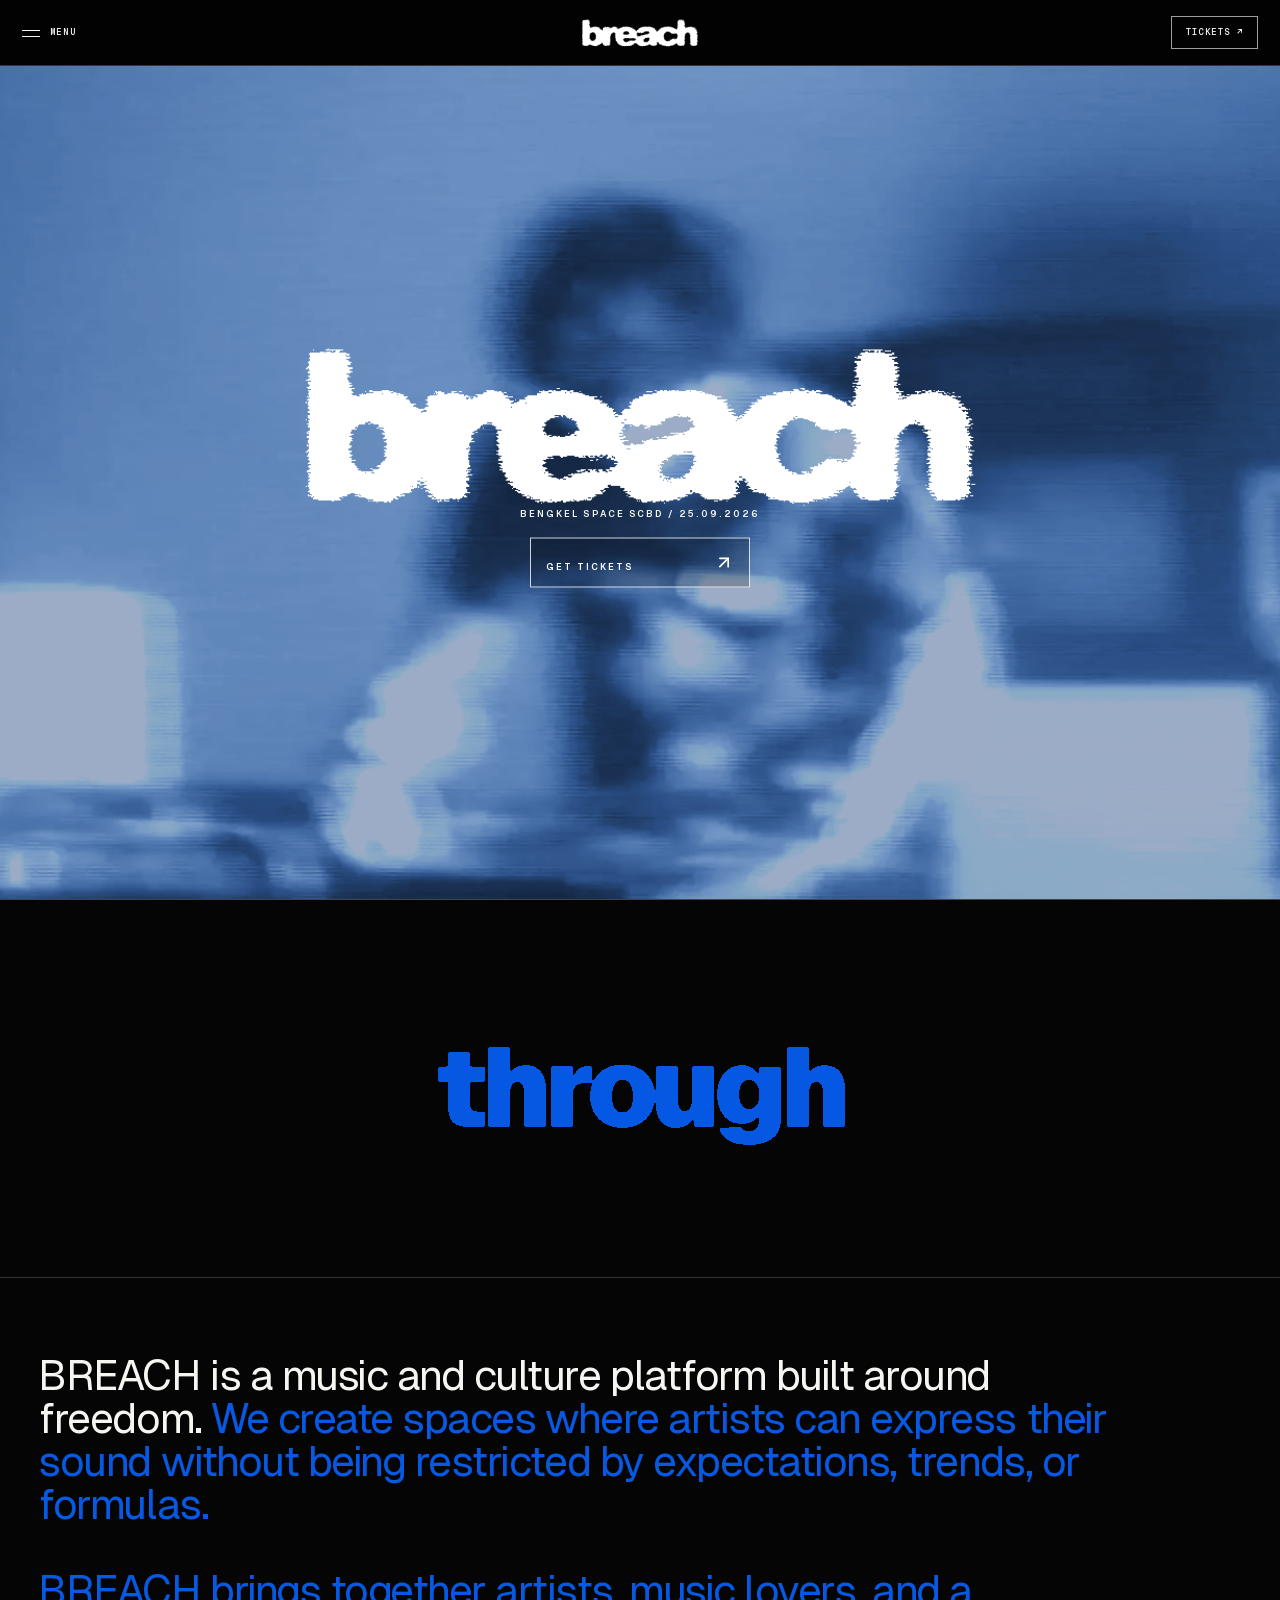
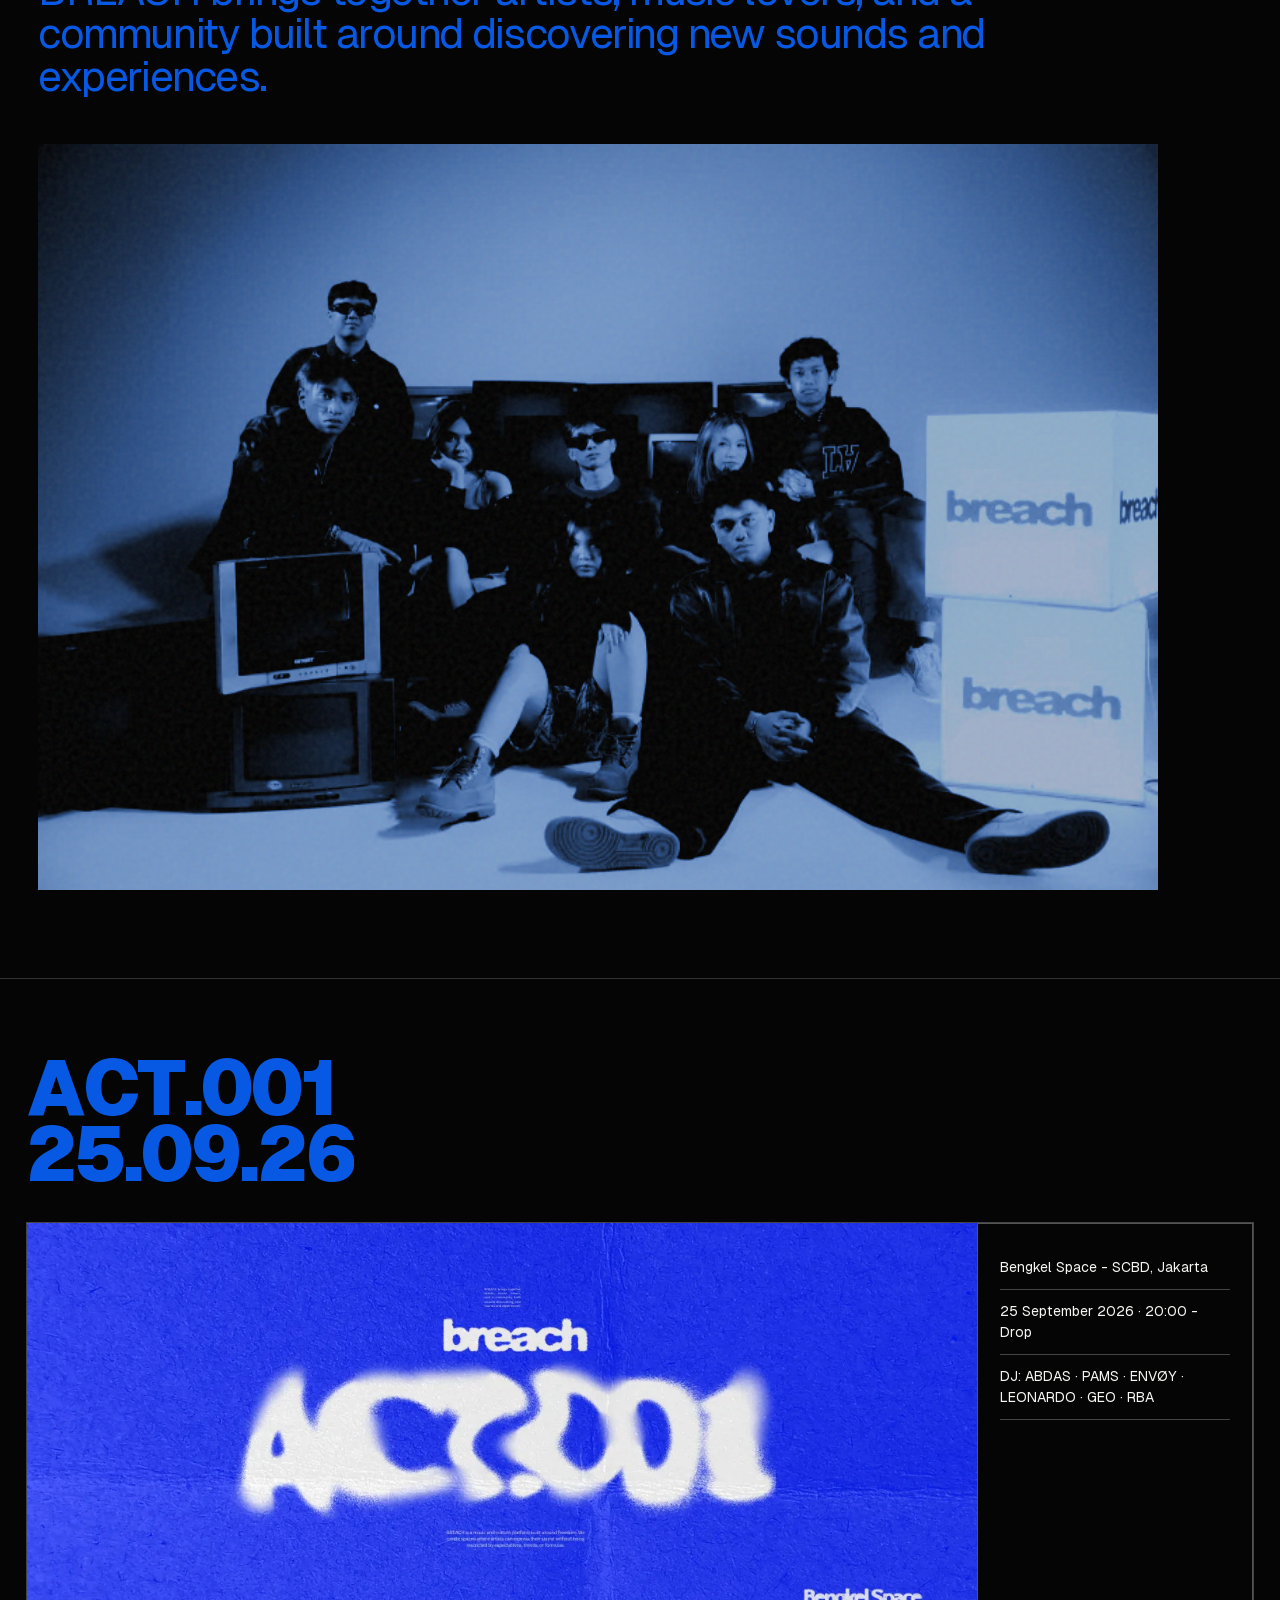
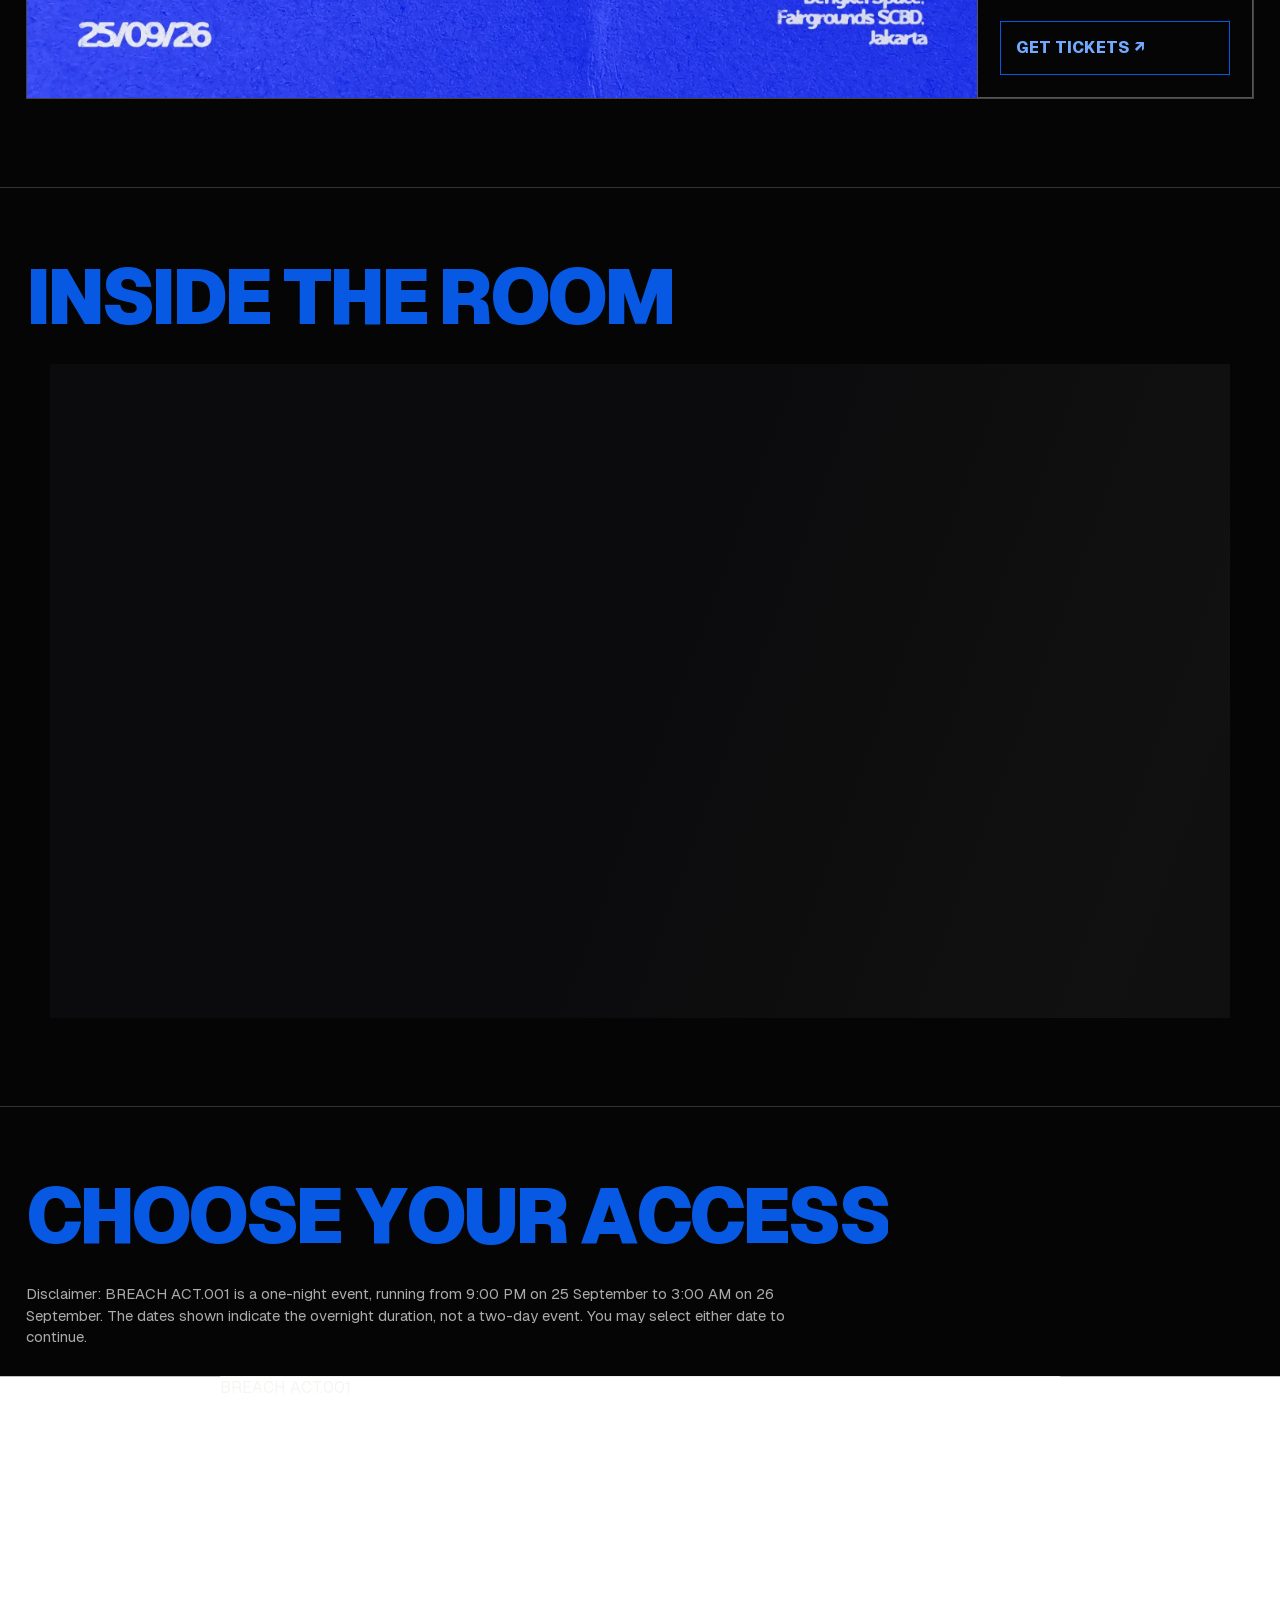
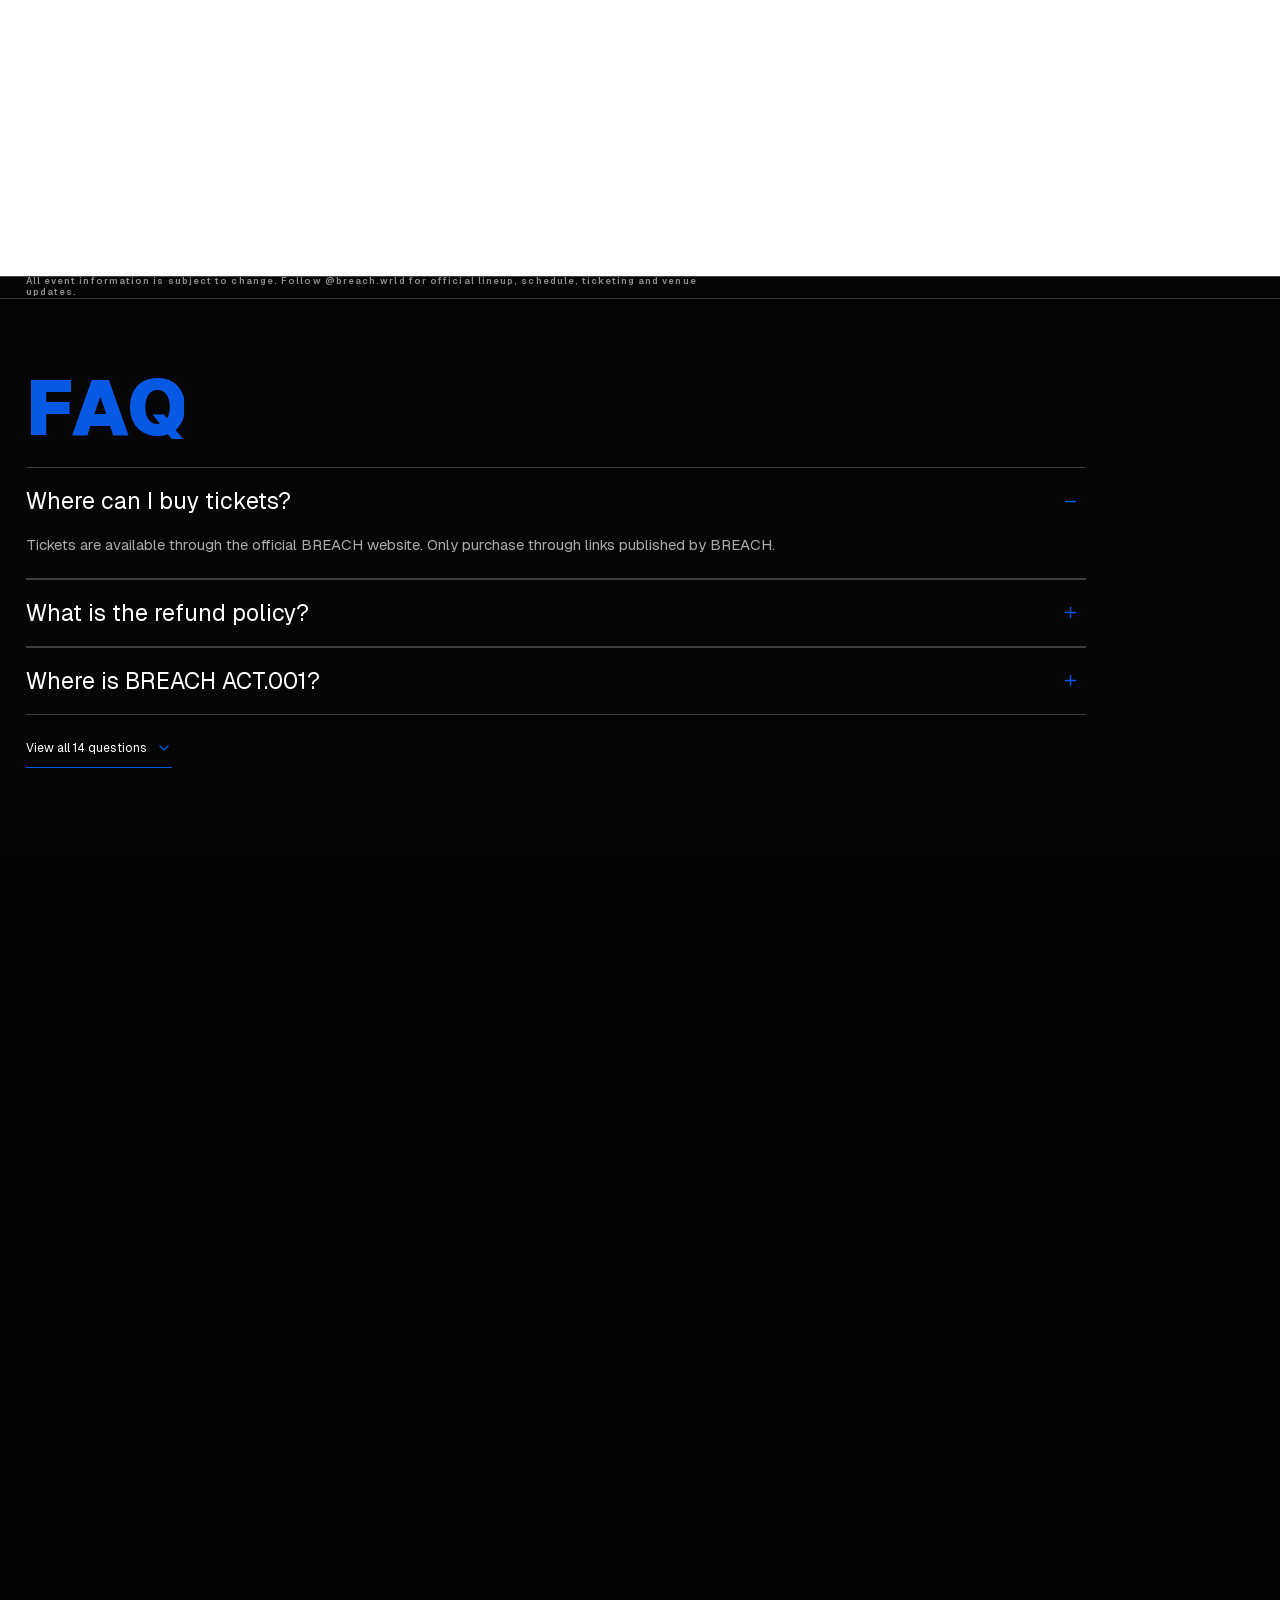
<file: index.html>
<!doctype html>
<html lang="en">
  <head>
    <meta charset="UTF-8" />
    <meta name="viewport" content="width=device-width, initial-scale=1.0" />
    <meta name="theme-color" content="#000000" />
    <meta name="description" content="BREACH — freedom through music." />
    <link rel="preload" as="image" href="/assets/media/breach-2026/behind-the-scene-vhs-poster.webp" type="image/webp" fetchpriority="high" />
    <link rel="icon" type="image/png" href="/assets/brand/breach-logo-blue-favicon.png" />
    <title>BREACH</title>
    <script type="module" crossorigin src="/assets/index-VAcNb_Ww.js"></script>
    <style data-inline-styles>/*! tailwindcss v4.2.1 | MIT License | https://tailwindcss.com */
@layer properties{@supports (((-webkit-hyphens:none)) and (not (margin-trim:inline))) or ((-moz-orient:inline) and (not (color:rgb(from red r g b)))){*,:before,:after,::backdrop{--tw-scale-x:1;--tw-scale-y:1;--tw-scale-z:1;--tw-rotate-x:initial;--tw-rotate-y:initial;--tw-rotate-z:initial;--tw-skew-x:initial;--tw-skew-y:initial;--tw-pan-x:initial;--tw-pan-y:initial;--tw-pinch-zoom:initial;--tw-space-y-reverse:0;--tw-space-x-reverse:0;--tw-divide-x-reverse:0;--tw-border-style:solid;--tw-divide-y-reverse:0;--tw-ordinal:initial;--tw-slashed-zero:initial;--tw-numeric-figure:initial;--tw-numeric-spacing:initial;--tw-numeric-fraction:initial;--tw-shadow:0 0 #0000;--tw-shadow-color:initial;--tw-shadow-alpha:100%;--tw-inset-shadow:0 0 #0000;--tw-inset-shadow-color:initial;--tw-inset-shadow-alpha:100%;--tw-ring-color:initial;--tw-ring-shadow:0 0 #0000;--tw-inset-ring-color:initial;--tw-inset-ring-shadow:0 0 #0000;--tw-ring-inset:initial;--tw-ring-offset-width:0px;--tw-ring-offset-color:#fff;--tw-ring-offset-shadow:0 0 #0000;--tw-blur:initial;--tw-brightness:initial;--tw-contrast:initial;--tw-grayscale:initial;--tw-hue-rotate:initial;--tw-invert:initial;--tw-opacity:initial;--tw-saturate:initial;--tw-sepia:initial;--tw-drop-shadow:initial;--tw-drop-shadow-color:initial;--tw-drop-shadow-alpha:100%;--tw-drop-shadow-size:initial;--tw-backdrop-blur:initial;--tw-backdrop-brightness:initial;--tw-backdrop-contrast:initial;--tw-backdrop-grayscale:initial;--tw-backdrop-hue-rotate:initial;--tw-backdrop-invert:initial;--tw-backdrop-opacity:initial;--tw-backdrop-saturate:initial;--tw-backdrop-sepia:initial;--tw-ease:initial}}}@layer theme{:root,:host{--font-sans:ui-sans-serif, system-ui, sans-serif, "Apple Color Emoji", "Segoe UI Emoji", "Segoe UI Symbol", "Noto Color Emoji";--font-mono:ui-monospace, SFMono-Regular, Menlo, Monaco, Consolas, "Liberation Mono", "Courier New", monospace;--spacing:.25rem;--ease-in:cubic-bezier(.4, 0, 1, 1);--ease-out:cubic-bezier(0, 0, .2, 1);--ease-in-out:cubic-bezier(.4, 0, .2, 1);--default-transition-duration:.15s;--default-transition-timing-function:cubic-bezier(.4, 0, .2, 1);--default-font-family:var(--font-sans);--default-mono-font-family:var(--font-mono)}}@layer base{*,:after,:before,::backdrop{box-sizing:border-box;border:0 solid;margin:0;padding:0}::file-selector-button{box-sizing:border-box;border:0 solid;margin:0;padding:0}html,:host{-webkit-text-size-adjust:100%;tab-size:4;line-height:1.5;font-family:var(--default-font-family,ui-sans-serif, system-ui, sans-serif, "Apple Color Emoji", "Segoe UI Emoji", "Segoe UI Symbol", "Noto Color Emoji");font-feature-settings:var(--default-font-feature-settings,normal);font-variation-settings:var(--default-font-variation-settings,normal);-webkit-tap-highlight-color:transparent}hr{height:0;color:inherit;border-top-width:1px}abbr:where([title]){-webkit-text-decoration:underline dotted;text-decoration:underline dotted}h1,h2,h3,h4,h5,h6{font-size:inherit;font-weight:inherit}a{color:inherit;-webkit-text-decoration:inherit;-webkit-text-decoration:inherit;-webkit-text-decoration:inherit;-webkit-text-decoration:inherit;text-decoration:inherit}b,strong{font-weight:bolder}code,kbd,samp,pre{font-family:var(--default-mono-font-family,ui-monospace, SFMono-Regular, Menlo, Monaco, Consolas, "Liberation Mono", "Courier New", monospace);font-feature-settings:var(--default-mono-font-feature-settings,normal);font-variation-settings:var(--default-mono-font-variation-settings,normal);font-size:1em}small{font-size:80%}sub,sup{vertical-align:baseline;font-size:75%;line-height:0;position:relative}sub{bottom:-.25em}sup{top:-.5em}table{text-indent:0;border-color:inherit;border-collapse:collapse}:-moz-focusring{outline:auto}progress{vertical-align:baseline}summary{display:list-item}ol,ul,menu{list-style:none}img,svg,video,canvas,audio,iframe,embed,object{vertical-align:middle;display:block}img,video{max-width:100%;height:auto}button,input,select,optgroup,textarea{font:inherit;font-feature-settings:inherit;font-variation-settings:inherit;letter-spacing:inherit;color:inherit;opacity:1;background-color:#0000;border-radius:0}::file-selector-button{font:inherit;font-feature-settings:inherit;font-variation-settings:inherit;letter-spacing:inherit;color:inherit;opacity:1;background-color:#0000;border-radius:0}:where(select:is([multiple],[size])) optgroup{font-weight:bolder}:where(select:is([multiple],[size])) optgroup option{padding-inline-start:20px}::file-selector-button{margin-inline-end:4px}::placeholder{opacity:1}@supports (not ((-webkit-appearance:-apple-pay-button))) or (contain-intrinsic-size:1px){::placeholder{color:currentColor}@supports (color:color-mix(in lab, red, red)){::placeholder{color:color-mix(in oklab, currentcolor 50%, transparent)}}}textarea{resize:vertical}::-webkit-search-decoration{-webkit-appearance:none}::-webkit-date-and-time-value{min-height:1lh;text-align:inherit}::-webkit-datetime-edit{display:inline-flex}::-webkit-datetime-edit-fields-wrapper{padding:0}::-webkit-datetime-edit{padding-block:0}::-webkit-datetime-edit-year-field{padding-block:0}::-webkit-datetime-edit-month-field{padding-block:0}::-webkit-datetime-edit-day-field{padding-block:0}::-webkit-datetime-edit-hour-field{padding-block:0}::-webkit-datetime-edit-minute-field{padding-block:0}::-webkit-datetime-edit-second-field{padding-block:0}::-webkit-datetime-edit-millisecond-field{padding-block:0}::-webkit-datetime-edit-meridiem-field{padding-block:0}::-webkit-calendar-picker-indicator{line-height:1}:-moz-ui-invalid{box-shadow:none}button,input:where([type=button],[type=reset],[type=submit]){appearance:button}::file-selector-button{appearance:button}::-webkit-inner-spin-button{height:auto}::-webkit-outer-spin-button{height:auto}[hidden]:where(:not([hidden=until-found])){display:none!important}}@layer components;@layer utilities{.\@container{container-type:inline-size}.collapse{visibility:collapse}.invisible{visibility:hidden}.visible{visibility:visible}.sr-only{clip-path:inset(50%);white-space:nowrap;border-width:0;width:1px;height:1px;margin:-1px;padding:0;position:absolute;overflow:hidden}.not-sr-only{clip-path:none;white-space:normal;width:auto;height:auto;margin:0;padding:0;position:static;overflow:visible}.absolute{position:absolute}.fixed{position:fixed}.relative{position:relative}.static{position:static}.sticky{position:sticky}.start{inset-inline-start:var(--spacing)}.end{inset-inline-end:var(--spacing)}.isolate{isolation:isolate}.isolation-auto{isolation:auto}.container{width:100%}@media (width>=40rem){.container{max-width:40rem}}@media (width>=48rem){.container{max-width:48rem}}@media (width>=64rem){.container{max-width:64rem}}@media (width>=80rem){.container{max-width:80rem}}@media (width>=96rem){.container{max-width:96rem}}.block{display:block}.contents{display:contents}.flex{display:flex}.flow-root{display:flow-root}.grid{display:grid}.hidden{display:none}.inline{display:inline}.inline-block{display:inline-block}.inline-flex{display:inline-flex}.inline-grid{display:inline-grid}.inline-table{display:inline-table}.list-item{display:list-item}.table{display:table}.table-caption{display:table-caption}.table-cell{display:table-cell}.table-column{display:table-column}.table-column-group{display:table-column-group}.table-footer-group{display:table-footer-group}.table-header-group{display:table-header-group}.table-row{display:table-row}.table-row-group{display:table-row-group}.min-h-screen{min-height:100vh}.w-full{width:100%}.shrink{flex-shrink:1}.grow{flex-grow:1}.border-collapse{border-collapse:collapse}.translate-none{translate:none}.scale-3d{scale:var(--tw-scale-x) var(--tw-scale-y) var(--tw-scale-z)}.transform{transform:var(--tw-rotate-x,) var(--tw-rotate-y,) var(--tw-rotate-z,) var(--tw-skew-x,) var(--tw-skew-y,)}.touch-pinch-zoom{--tw-pinch-zoom:pinch-zoom;touch-action:var(--tw-pan-x,) var(--tw-pan-y,) var(--tw-pinch-zoom,)}.resize{resize:both}.flex-wrap{flex-wrap:wrap}.place-content-center{place-content:center}.gap-2{gap:calc(var(--spacing) * 2)}:where(.space-y-reverse>:not(:last-child)){--tw-space-y-reverse:1}:where(.space-x-reverse>:not(:last-child)){--tw-space-x-reverse:1}:where(.divide-x>:not(:last-child)){--tw-divide-x-reverse:0;border-inline-style:var(--tw-border-style);border-inline-start-width:calc(1px * var(--tw-divide-x-reverse));border-inline-end-width:calc(1px * calc(1 - var(--tw-divide-x-reverse)))}:where(.divide-y>:not(:last-child)){--tw-divide-y-reverse:0;border-bottom-style:var(--tw-border-style);border-top-style:var(--tw-border-style);border-top-width:calc(1px * var(--tw-divide-y-reverse));border-bottom-width:calc(1px * calc(1 - var(--tw-divide-y-reverse)))}:where(.divide-y-reverse>:not(:last-child)){--tw-divide-y-reverse:1}.truncate{text-overflow:ellipsis;white-space:nowrap;overflow:hidden}.rounded-s{border-start-start-radius:.25rem;border-end-start-radius:.25rem}.rounded-ss{border-start-start-radius:.25rem}.rounded-e{border-start-end-radius:.25rem;border-end-end-radius:.25rem}.rounded-se{border-start-end-radius:.25rem}.rounded-ee{border-end-end-radius:.25rem}.rounded-es{border-end-start-radius:.25rem}.rounded-t{border-top-left-radius:.25rem;border-top-right-radius:.25rem}.rounded-l{border-top-left-radius:.25rem;border-bottom-left-radius:.25rem}.rounded-tl{border-top-left-radius:.25rem}.rounded-r{border-top-right-radius:.25rem;border-bottom-right-radius:.25rem}.rounded-tr{border-top-right-radius:.25rem}.rounded-b{border-bottom-right-radius:.25rem;border-bottom-left-radius:.25rem}.rounded-br{border-bottom-right-radius:.25rem}.rounded-bl{border-bottom-left-radius:.25rem}.border{border-style:var(--tw-border-style);border-width:1px}.border-x{border-inline-style:var(--tw-border-style);border-inline-width:1px}.border-y{border-block-style:var(--tw-border-style);border-block-width:1px}.border-s{border-inline-start-style:var(--tw-border-style);border-inline-start-width:1px}.border-e{border-inline-end-style:var(--tw-border-style);border-inline-end-width:1px}.border-bs{border-block-start-style:var(--tw-border-style);border-block-start-width:1px}.border-be{border-block-end-style:var(--tw-border-style);border-block-end-width:1px}.border-t{border-top-style:var(--tw-border-style);border-top-width:1px}.border-r{border-right-style:var(--tw-border-style);border-right-width:1px}.border-b{border-bottom-style:var(--tw-border-style);border-bottom-width:1px}.border-l{border-left-style:var(--tw-border-style);border-left-width:1px}.bg-repeat{background-repeat:repeat}.mask-no-clip{-webkit-mask-clip:no-clip;mask-clip:no-clip}.mask-repeat{-webkit-mask-repeat:repeat;mask-repeat:repeat}.text-wrap{text-wrap:wrap}.text-clip{text-overflow:clip}.text-ellipsis{text-overflow:ellipsis}.capitalize{text-transform:capitalize}.lowercase{text-transform:lowercase}.normal-case{text-transform:none}.uppercase{text-transform:uppercase}.italic{font-style:italic}.not-italic{font-style:normal}.diagonal-fractions{--tw-numeric-fraction:diagonal-fractions;font-variant-numeric:var(--tw-ordinal,) var(--tw-slashed-zero,) var(--tw-numeric-figure,) var(--tw-numeric-spacing,) var(--tw-numeric-fraction,)}.lining-nums{--tw-numeric-figure:lining-nums;font-variant-numeric:var(--tw-ordinal,) var(--tw-slashed-zero,) var(--tw-numeric-figure,) var(--tw-numeric-spacing,) var(--tw-numeric-fraction,)}.oldstyle-nums{--tw-numeric-figure:oldstyle-nums;font-variant-numeric:var(--tw-ordinal,) var(--tw-slashed-zero,) var(--tw-numeric-figure,) var(--tw-numeric-spacing,) var(--tw-numeric-fraction,)}.ordinal{--tw-ordinal:ordinal;font-variant-numeric:var(--tw-ordinal,) var(--tw-slashed-zero,) var(--tw-numeric-figure,) var(--tw-numeric-spacing,) var(--tw-numeric-fraction,)}.proportional-nums{--tw-numeric-spacing:proportional-nums;font-variant-numeric:var(--tw-ordinal,) var(--tw-slashed-zero,) var(--tw-numeric-figure,) var(--tw-numeric-spacing,) var(--tw-numeric-fraction,)}.slashed-zero{--tw-slashed-zero:slashed-zero;font-variant-numeric:var(--tw-ordinal,) var(--tw-slashed-zero,) var(--tw-numeric-figure,) var(--tw-numeric-spacing,) var(--tw-numeric-fraction,)}.stacked-fractions{--tw-numeric-fraction:stacked-fractions;font-variant-numeric:var(--tw-ordinal,) var(--tw-slashed-zero,) var(--tw-numeric-figure,) var(--tw-numeric-spacing,) var(--tw-numeric-fraction,)}.tabular-nums{--tw-numeric-spacing:tabular-nums;font-variant-numeric:var(--tw-ordinal,) var(--tw-slashed-zero,) var(--tw-numeric-figure,) var(--tw-numeric-spacing,) var(--tw-numeric-fraction,)}.normal-nums{font-variant-numeric:normal}.line-through{text-decoration-line:line-through}.no-underline{text-decoration-line:none}.overline{text-decoration-line:overline}.underline{text-decoration-line:underline}.antialiased{-webkit-font-smoothing:antialiased;-moz-osx-font-smoothing:grayscale}.subpixel-antialiased{-webkit-font-smoothing:auto;-moz-osx-font-smoothing:auto}.shadow{--tw-shadow:0 1px 3px 0 var(--tw-shadow-color,#0000001a), 0 1px 2px -1px var(--tw-shadow-color,#0000001a);box-shadow:var(--tw-inset-shadow), var(--tw-inset-ring-shadow), var(--tw-ring-offset-shadow), var(--tw-ring-shadow), var(--tw-shadow)}.inset-ring{--tw-inset-ring-shadow:inset 0 0 0 1px var(--tw-inset-ring-color,currentcolor);box-shadow:var(--tw-inset-shadow), var(--tw-inset-ring-shadow), var(--tw-ring-offset-shadow), var(--tw-ring-shadow), var(--tw-shadow)}.blur{--tw-blur:blur(8px);filter:var(--tw-blur,) var(--tw-brightness,) var(--tw-contrast,) var(--tw-grayscale,) var(--tw-hue-rotate,) var(--tw-invert,) var(--tw-saturate,) var(--tw-sepia,) var(--tw-drop-shadow,)}.drop-shadow{--tw-drop-shadow-size:drop-shadow(0 1px 2px var(--tw-drop-shadow-color,#0000001a)) drop-shadow(0 1px 1px var(--tw-drop-shadow-color,#0000000f));--tw-drop-shadow:drop-shadow(0 1px 2px #0000001a) drop-shadow(0 1px 1px #0000000f);filter:var(--tw-blur,) var(--tw-brightness,) var(--tw-contrast,) var(--tw-grayscale,) var(--tw-hue-rotate,) var(--tw-invert,) var(--tw-saturate,) var(--tw-sepia,) var(--tw-drop-shadow,)}.filter{filter:var(--tw-blur,) var(--tw-brightness,) var(--tw-contrast,) var(--tw-grayscale,) var(--tw-hue-rotate,) var(--tw-invert,) var(--tw-saturate,) var(--tw-sepia,) var(--tw-drop-shadow,)}.backdrop-blur{--tw-backdrop-blur:blur(8px);-webkit-backdrop-filter:var(--tw-backdrop-blur,) var(--tw-backdrop-brightness,) var(--tw-backdrop-contrast,) var(--tw-backdrop-grayscale,) var(--tw-backdrop-hue-rotate,) var(--tw-backdrop-invert,) var(--tw-backdrop-opacity,) var(--tw-backdrop-saturate,) var(--tw-backdrop-sepia,);backdrop-filter:var(--tw-backdrop-blur,) var(--tw-backdrop-brightness,) var(--tw-backdrop-contrast,) var(--tw-backdrop-grayscale,) var(--tw-backdrop-hue-rotate,) var(--tw-backdrop-invert,) var(--tw-backdrop-opacity,) var(--tw-backdrop-saturate,) var(--tw-backdrop-sepia,)}.backdrop-grayscale{--tw-backdrop-grayscale:grayscale(100%);-webkit-backdrop-filter:var(--tw-backdrop-blur,) var(--tw-backdrop-brightness,) var(--tw-backdrop-contrast,) var(--tw-backdrop-grayscale,) var(--tw-backdrop-hue-rotate,) var(--tw-backdrop-invert,) var(--tw-backdrop-opacity,) var(--tw-backdrop-saturate,) var(--tw-backdrop-sepia,);backdrop-filter:var(--tw-backdrop-blur,) var(--tw-backdrop-brightness,) var(--tw-backdrop-contrast,) var(--tw-backdrop-grayscale,) var(--tw-backdrop-hue-rotate,) var(--tw-backdrop-invert,) var(--tw-backdrop-opacity,) var(--tw-backdrop-saturate,) var(--tw-backdrop-sepia,)}.backdrop-invert{--tw-backdrop-invert:invert(100%);-webkit-backdrop-filter:var(--tw-backdrop-blur,) var(--tw-backdrop-brightness,) var(--tw-backdrop-contrast,) var(--tw-backdrop-grayscale,) var(--tw-backdrop-hue-rotate,) var(--tw-backdrop-invert,) var(--tw-backdrop-opacity,) var(--tw-backdrop-saturate,) var(--tw-backdrop-sepia,);backdrop-filter:var(--tw-backdrop-blur,) var(--tw-backdrop-brightness,) var(--tw-backdrop-contrast,) var(--tw-backdrop-grayscale,) var(--tw-backdrop-hue-rotate,) var(--tw-backdrop-invert,) var(--tw-backdrop-opacity,) var(--tw-backdrop-saturate,) var(--tw-backdrop-sepia,)}.backdrop-sepia{--tw-backdrop-sepia:sepia(100%);-webkit-backdrop-filter:var(--tw-backdrop-blur,) var(--tw-backdrop-brightness,) var(--tw-backdrop-contrast,) var(--tw-backdrop-grayscale,) var(--tw-backdrop-hue-rotate,) var(--tw-backdrop-invert,) var(--tw-backdrop-opacity,) var(--tw-backdrop-saturate,) var(--tw-backdrop-sepia,);backdrop-filter:var(--tw-backdrop-blur,) var(--tw-backdrop-brightness,) var(--tw-backdrop-contrast,) var(--tw-backdrop-grayscale,) var(--tw-backdrop-hue-rotate,) var(--tw-backdrop-invert,) var(--tw-backdrop-opacity,) var(--tw-backdrop-saturate,) var(--tw-backdrop-sepia,)}.backdrop-filter{-webkit-backdrop-filter:var(--tw-backdrop-blur,) var(--tw-backdrop-brightness,) var(--tw-backdrop-contrast,) var(--tw-backdrop-grayscale,) var(--tw-backdrop-hue-rotate,) var(--tw-backdrop-invert,) var(--tw-backdrop-opacity,) var(--tw-backdrop-saturate,) var(--tw-backdrop-sepia,);backdrop-filter:var(--tw-backdrop-blur,) var(--tw-backdrop-brightness,) var(--tw-backdrop-contrast,) var(--tw-backdrop-grayscale,) var(--tw-backdrop-hue-rotate,) var(--tw-backdrop-invert,) var(--tw-backdrop-opacity,) var(--tw-backdrop-saturate,) var(--tw-backdrop-sepia,)}.transition{transition-property:color,background-color,border-color,outline-color,text-decoration-color,fill,stroke,--tw-gradient-from,--tw-gradient-via,--tw-gradient-to,opacity,box-shadow,transform,translate,scale,rotate,filter,-webkit-backdrop-filter,backdrop-filter,display,content-visibility,overlay,pointer-events;transition-timing-function:var(--tw-ease,var(--default-transition-timing-function));transition-duration:var(--tw-duration,var(--default-transition-duration))}.ease-in{--tw-ease:var(--ease-in);transition-timing-function:var(--ease-in)}.ease-in-out{--tw-ease:var(--ease-in-out);transition-timing-function:var(--ease-in-out)}.ease-out{--tw-ease:var(--ease-out);transition-timing-function:var(--ease-out)}:where(.divide-x-reverse>:not(:last-child)){--tw-divide-x-reverse:1}.ring-inset{--tw-ring-inset:inset}}@font-face{font-family:Basement Display;src:url(/assets/fonts/BasementGrotesqueDisplay.woff2)format("woff2");font-weight:900;font-display:swap}@font-face{font-family:Geist Local;src:url(/assets/fonts/GeistVF.woff2)format("woff2");font-weight:100 900;font-display:swap}@font-face{font-family:Mluvka;src:url(/assets/fonts/Mluvka-Regular.woff)format("woff");font-weight:400;font-display:swap}@font-face{font-family:Mluvka;src:url(/assets/fonts/Mluvka-ExtraBold.woff)format("woff");font-weight:800;font-display:swap}:root{--blue:#0759e3;--black:#050505;--white:#f4f5f7;--muted:#9da2ac;--line:#ffffff3d}*{box-sizing:border-box}html{scroll-behavior:smooth;background:#050505}body{color:#f4f5f7;background:#050505;margin:0;font-family:Geist Local,Arial,sans-serif;overflow-x:hidden}button,input,textarea{font:inherit}a{color:inherit;text-decoration:none}img{max-width:100%;display:block}.sr-only{clip:rect(0,0,0,0)!important;white-space:nowrap!important;border:0!important;width:1px!important;height:1px!important;margin:-1px!important;padding:0!important;position:absolute!important;overflow:hidden!important}::selection{background:var(--blue);color:#fff}.concept-index{color:#080808;background:#e9e9e7;min-height:100vh;padding:20px;font-family:Geist Local,Arial,sans-serif;overflow:hidden}.concept-index header,.concept-index footer{letter-spacing:.08em;border-bottom:1px solid #080808;justify-content:space-between;align-items:center;gap:20px;padding-bottom:14px;font-size:10px;display:flex}.concept-index header img{object-fit:cover;width:120px;height:32px;transform:scale(1.45)}.index-intro{max-width:none;padding:13vh 0 8vh}.index-intro span{letter-spacing:.18em;font-size:10px}.index-intro h1{letter-spacing:-.055em;white-space:nowrap;margin:26px 0;font-family:Basement Display,Arial Black,sans-serif;font-size:clamp(34px,9vw,136px);line-height:.77}.index-intro p{max-width:520px;margin:0;font-size:15px;line-height:1.5}.concept-grid{background:#080808;border:1px solid #080808;grid-template-columns:1fr;gap:1px;display:grid}.concept-card{background:#e9e9e7;grid-template-columns:42px 1fr auto;gap:4px 10px;padding:12px 12px 20px;display:grid;position:relative;overflow:hidden}.concept-card>div{aspect-ratio:4/3;background:#111;grid-column:1/-1;margin-bottom:10px;overflow:hidden}.concept-card img{object-fit:cover;filter:grayscale();width:100%;height:100%;transition:filter .5s,transform .8s cubic-bezier(.2,.8,.2,1)}.concept-card i{mix-blend-mode:color;background:linear-gradient(135deg,#0000 35%,#0759e380);position:absolute;inset:0}.concept-card span{padding-top:5px;font-size:11px}.concept-card h2{margin:0;font-family:Mluvka,Arial Black,sans-serif;font-size:clamp(24px,5vw,44px);line-height:.92}.concept-card p{color:#555;grid-column:2/3;margin:8px 0 0;font-size:12px}.concept-card b{color:var(--blue);grid-area:2/3/4;align-self:end;font-size:11px}.concept-card:hover img{filter:grayscale(0);transform:scale(1.04)}.concept-index footer{border-top:1px solid #080808;border-bottom:0;margin-top:70px;padding:18px 0 0}.breach-site{--bg:#050505;--fg:#f4f5f7;--soft:#a8adb8;--panel:#111;--display:"Geist Local",Arial,sans-serif;--body:"Geist Local",Arial,sans-serif;--radius:0px;--accent:#0759e3;background:var(--bg);color:var(--fg);font-family:var(--body);min-height:100vh;position:relative;overflow:hidden}.breach-site:before{content:"";pointer-events:none;z-index:80;border:6px solid var(--accent);opacity:.55;position:fixed;inset:0}.page-progress{height:3px;width:var(--progress,0%);background:var(--accent);z-index:120;transition:width .1s linear;position:fixed;top:0;left:0}.pointer-glow{width:420px;height:420px;transform:translate(calc(var(--mx,50vw) - 50%),calc(var(--my,50vh) - 50%));pointer-events:none;z-index:3;mix-blend-mode:screen;background:radial-gradient(circle,#0759e329,#0000 68%);position:fixed;top:0;left:0}.grain{pointer-events:none;z-index:79;opacity:.12;background-image:url("data:image/svg+xml,%3Csvg viewBox='0 0 180 180' xmlns='http://www.w3.org/2000/svg'%3E%3Cfilter id='n'%3E%3CfeTurbulence type='fractalNoise' baseFrequency='.95' numOctaves='3' stitchTiles='stitch'/%3E%3C/filter%3E%3Crect width='100%25' height='100%25' filter='url(%23n)' opacity='.5'/%3E%3C/svg%3E");animation:.22s steps(2,end) infinite grainShift;position:fixed;inset:-80px}.loader{background:var(--bg);z-index:200;clip-path:inset(0);place-content:center;gap:18px;padding:24px;transition:clip-path .9s cubic-bezier(.77,0,.18,1);display:grid;position:fixed;inset:0}.site-loaded .loader{clip-path:inset(0 0 100%);pointer-events:none}.loader-mark{font-family:var(--display);letter-spacing:-.06em;color:var(--fg);font-size:clamp(46px,14vw,150px);font-weight:900}.loader-track{background:#ffffff2e;height:2px;overflow:hidden}.loader-track i{background:var(--accent);transform-origin:0;width:100%;height:100%;animation:.8s cubic-bezier(.77,0,.18,1) both loadBar;display:block}.loader p{letter-spacing:.14em;margin:0;font-size:9px}.site-nav{z-index:100;border-bottom:1px solid #0000;grid-template-columns:1fr auto;align-items:center;width:100%;height:68px;padding:12px 18px;transition:height .4s,background .4s,border-color .4s,-webkit-backdrop-filter .4s,backdrop-filter .4s;display:grid;position:fixed;top:0;left:0}.has-scrolled .site-nav{border-color:var(--line);-webkit-backdrop-filter:blur(16px);backdrop-filter:blur(16px);background:#050505b8;height:58px}.nav-logo{width:104px;height:32px;display:block;overflow:hidden}.nav-logo img{object-fit:cover;width:100%;height:100%;transform:scale(1.48)}.nav-edition{letter-spacing:.12em;margin:0;font-size:9px;display:none}.menu-toggle{color:inherit;cursor:pointer;letter-spacing:.14em;background:0 0;border:0;grid-template-columns:auto 18px;align-items:center;gap:1px 10px;padding:10px 0;font-size:9px;display:grid}.menu-toggle i{background:currentColor;grid-column:2;width:18px;height:1px}.menu-toggle i:last-child{transform:translateY(-4px)}.site-nav nav{background:var(--bg);z-index:-1;flex-direction:column;justify-content:center;padding:110px 22px 50px;transition:transform .75s cubic-bezier(.77,0,.18,1);display:flex;position:fixed;inset:0;transform:translateY(-102%)}.site-nav nav.is-open{transform:translateY(0)}.site-nav nav a{font-family:var(--display);border-bottom:1px solid var(--line);padding:12px 0;font-size:clamp(34px,11vw,74px);font-weight:800;line-height:1;transition:padding .3s,color .3s}.site-nav nav a small{font:400 9px var(--body);width:35px;color:var(--accent);display:inline-block}.site-nav nav a:hover{color:var(--accent);padding-left:14px}.hero{isolation:isolate;align-items:flex-end;min-height:100svh;padding:94px 18px 68px;display:flex;position:relative;overflow:hidden}.hero-media{z-index:-3;background:#111;position:absolute;inset:0;overflow:hidden}.hero-media:after{content:"";mix-blend-mode:multiply;background:linear-gradient(#00000029,#0000001f 35%,#000000eb 93%),linear-gradient(90deg,#0759e373,#0000 60%);position:absolute;inset:0}.hero-media img{object-fit:cover;filter:grayscale(.7)contrast(1.22)brightness(.72);width:100%;height:115%;transform:translateY(calc(var(--scroll,0) * .08px)) scale(1.04)}.hero-scan{z-index:-1;mix-blend-mode:overlay;pointer-events:none;background:repeating-linear-gradient(0deg,#0000 0 4px,#ffffff09 5px);position:absolute;inset:0}.hero-copy{z-index:2;width:100%;position:relative}.eyebrow,.kicker{letter-spacing:.18em;color:var(--accent);margin:0 0 14px;font-size:9px;font-weight:700}.hero-logo{object-fit:cover;transform-origin:0;width:min(86vw,520px);height:102px;margin-bottom:-18px;margin-left:-2px;transform:translate(-24%)scale(1.48)}.hero h1{font-family:var(--display);letter-spacing:-.055em;text-transform:uppercase;margin:0;font-size:clamp(42px,14vw,108px);font-weight:900;line-height:.83;position:relative}.hero h1 span{opacity:0;transition:transform 1s cubic-bezier(.16,1,.3,1),opacity .7s;display:block;transform:translateY(35px)}.site-loaded .hero h1 span{opacity:1;transform:none}.site-loaded .hero h1 span:nth-child(2){transition-delay:.1s}.hero-meta{border-top:1px solid var(--line);letter-spacing:.08em;grid-template-columns:repeat(3,1fr);gap:8px;margin-top:24px;padding-top:12px;font-size:9px;display:grid}.primary-cta,.event-info>a,.ticket-card a,.contact-form button{border:1px solid var(--accent);background:var(--accent);color:#fff;letter-spacing:.12em;cursor:pointer;justify-content:space-between;align-items:center;gap:20px;width:100%;margin-top:20px;padding:15px 16px;font-size:11px;font-weight:800;transition:color .35s,background .35s,box-shadow .35s,transform .3s;display:flex}.primary-cta:hover,.event-info>a:hover,.ticket-card a:hover,.contact-form button:hover{background:var(--fg);color:var(--bg);box-shadow:0 0 0 5px #0759e333}.scroll-cue{letter-spacing:.14em;writing-mode:vertical-rl;align-items:center;gap:10px;font-size:8px;display:none;position:absolute;bottom:22px;right:18px}.scroll-cue i{background:var(--fg);width:1px;height:60px;animation:1.8s ease-in-out infinite scrollCue}.hero-orbit{display:none}.ticker{border-top:1px solid var(--line);border-bottom:1px solid var(--line);background:var(--accent);color:#fff;overflow:hidden}.ticker div{font-family:var(--display);white-space:nowrap;padding:12px 0;font-size:28px;font-weight:900;line-height:1;animation:24s linear infinite ticker}.content-section{border-bottom:1px solid var(--line);padding:82px 18px;position:relative}.section-index{align-items:center;gap:14px;margin-bottom:54px;display:flex}.section-index span{border:1px solid var(--accent);width:36px;height:36px;color:var(--accent);border-radius:50%;place-items:center;font-size:9px;display:grid}.section-index p{letter-spacing:.15em;margin:0;font-size:10px}[data-reveal]{opacity:0;transition:opacity .85s,transform .85s cubic-bezier(.16,1,.3,1);transform:translateY(48px)}[data-reveal].is-visible{opacity:1;transform:none}.content-section h2{font-family:var(--display);letter-spacing:-.045em;text-transform:uppercase;margin:0;font-size:clamp(40px,12vw,112px);line-height:.88}.about-copy>h2{font-size:clamp(34px,10vw,90px)}.copy-columns{gap:18px;margin:34px 0;display:grid}.copy-columns p,.ticket-intro>p,.contact-copy>p{color:var(--soft);margin:0;font-size:15px;line-height:1.55}.about-frame{aspect-ratio:4/5;border:1px solid var(--line);background:#111;transition:transform .3s;position:relative;overflow:hidden}.about-frame img{object-fit:cover;filter:grayscale()contrast(1.15);width:100%;height:100%;transition:transform .9s,filter .6s}.about-frame:hover img{filter:grayscale(.2);transform:scale(1.035)}.about-frame>div{background:var(--accent);letter-spacing:.12em;justify-content:space-between;padding:10px;font-size:8px;display:flex;position:absolute;bottom:0;left:0;right:0}.event-card{border:1px solid var(--line);background:var(--panel);transition:transform .3s,box-shadow .4s}.event-image{height:52vh;min-height:360px;position:relative;overflow:hidden}.event-image img{object-fit:cover;filter:grayscale(.35)contrast(1.15);width:100%;height:100%;transition:transform 1s}.event-card:hover .event-image img{transform:scale(1.04)}.event-image i{mix-blend-mode:color;background:linear-gradient(#0000 35%,#0759e38c);position:absolute;inset:0}.event-info{padding:28px 18px}.event-info h2{font-size:clamp(58px,17vw,130px)}.event-info dl{border-top:1px solid var(--line);margin:28px 0}.event-info dl div{border-bottom:1px solid var(--line);justify-content:space-between;padding:12px 0;font-size:11px;display:flex}.event-info dt{color:var(--soft)}.event-info dd{margin:0}.event-info>p{color:var(--soft);font-size:14px;line-height:1.5}.lineup{border-top:1px solid var(--line);margin-top:40px;padding-top:18px}.lineup>p{letter-spacing:.14em;font-size:9px}.lineup>div{flex-wrap:wrap;gap:10px;display:flex}.lineup span{font-family:var(--display);color:#0000;-webkit-text-stroke:1px var(--fg);font-size:clamp(30px,9vw,90px);line-height:.9;transition:color .3s}.lineup span:hover{color:var(--accent);-webkit-text-stroke-color:var(--accent)}.gallery-section{padding-left:0;padding-right:0}.gallery-section>.section-index,.gallery-heading{margin-left:18px;margin-right:18px}.gallery-heading{justify-content:space-between;align-items:end;gap:20px;margin-bottom:30px;display:flex}.gallery-heading h2{font-size:clamp(48px,15vw,130px)}.gallery-heading p{letter-spacing:.12em;font-size:9px;display:none}.gallery-rail{scroll-snap-type:x mandatory;overscroll-behavior-inline:contain;cursor:grab;scrollbar-color:var(--accent) transparent;gap:14px;padding:0 18px 30px;display:flex;overflow-x:auto}.gallery-card{scroll-snap-align:center;flex:0 0 80vw;margin:0;transition:transform .3s;position:relative}.gallery-card img{object-fit:cover;filter:grayscale(.6)contrast(1.2);width:100%;height:58vh;min-height:410px;transition:filter .5s,transform .8s}.gallery-card:hover img{filter:grayscale(0);transform:scale(1.02)}.gallery-card figcaption{letter-spacing:.12em;border-top:1px solid var(--line);justify-content:space-between;padding:10px 0;font-size:9px;display:flex}.ticket-intro{max-width:850px}.ticket-intro h2{margin-bottom:28px;font-size:clamp(52px,15vw,135px)}.ticket-grid{grid-template-columns:1fr;gap:12px;margin-top:44px;display:grid}.ticket-card{border:1px solid var(--line);background:var(--panel);padding:20px;transition:transform .3s,background .35s,color .35s}.ticket-card>span{color:var(--accent);font-size:9px}.ticket-card>p{letter-spacing:.14em;margin:34px 0 8px;font-size:10px}.ticket-card h3{font:800 clamp(24px,7.5vw,34px) var(--display);overflow-wrap:anywhere;margin:0}.ticket-card ul{border-top:1px solid var(--line);margin:24px 0 0;padding:24px 0 0;list-style:none}.ticket-card li{color:var(--soft);padding:7px 0;font-size:10px}.ticket-card li:before{content:"+ ";color:var(--accent)}.ticket-note{letter-spacing:.14em;color:var(--soft);margin:20px 0 0;font-size:8px}.faq-wrap>h2{margin-bottom:40px}.faq-wrap details{border-top:1px solid var(--line)}.faq-wrap details:last-child{border-bottom:1px solid var(--line)}.faq-wrap summary{cursor:pointer;grid-template-columns:34px 1fr auto;align-items:center;gap:8px;padding:20px 0;font-size:12px;list-style:none;display:grid}.faq-wrap summary::-webkit-details-marker{display:none}.faq-wrap summary>span{color:var(--accent);font-size:9px}.faq-wrap summary i{font-size:20px;font-style:normal;transition:transform .3s}.faq-wrap details[open] summary i{transform:rotate(45deg)}.faq-wrap details p{max-width:650px;color:var(--soft);margin:0;padding:0 0 22px 42px;font-size:14px;line-height:1.55;animation:.4s both faqIn}.contact-section{background:var(--accent);color:#fff}.contact-section .section-index span{color:#fff;border-color:#fff}.contact-section .kicker,.contact-section .contact-copy>p{color:#fff}.contact-copy h2{font-size:clamp(52px,15vw,140px)}.contact-form{margin-top:48px}.contact-form label{border-top:1px solid #ffffff80;padding:14px 0;display:block}.contact-form label span{letter-spacing:.14em;margin-bottom:8px;font-size:8px;display:block}.contact-form input,.contact-form textarea{color:#fff;resize:none;background:0 0;border:0;outline:0;width:100%;padding:4px 0;font-size:18px}.contact-form input::placeholder,.contact-form textarea::placeholder{color:#ffffff8c}.contact-form button{color:var(--accent);background:#fff;border-color:#fff}.breach-site footer{color:#f4f5f7;background:#050505;padding:60px 18px 24px}.breach-site footer img{object-fit:cover;transform-origin:0;width:80vw;height:130px;transform:scale(1.48)}.breach-site footer>div{border-top:1px solid var(--line);letter-spacing:.12em;justify-content:space-between;padding-top:16px;font-size:9px;display:flex}.breach-site footer>p{color:var(--muted);margin:70px 0 0;font-size:8px}.theme-raw{--display:"Basement Display",Arial Black,sans-serif;--body:"Geist Local",Arial,sans-serif;--panel:#0c0c0c}.theme-raw .hero h1{font-size:clamp(38px,11vw,108px)}.theme-raw .hero h1,.theme-raw .content-section h2{letter-spacing:-.075em}.theme-raw .hero-media img{filter:grayscale()contrast(1.45)brightness(.58)}.theme-raw .primary-cta,.theme-raw .event-info>a,.theme-raw .ticket-card a{background:0 0}.theme-raw .event-card,.theme-raw .ticket-card{background:#050505}.theme-raw .ticket-card:hover{background:var(--accent)}.theme-club{--bg:#d9d9d7;--fg:#090909;--soft:#3b3b3b;--line:#00000052;--panel:#ececea;--display:"Mluvka",Arial Black,sans-serif;--body:"Mluvka",Arial,sans-serif;--radius:0}.theme-club:before{border-width:0}.theme-club .grain{mix-blend-mode:multiply;opacity:.06}.theme-club .site-nav{color:#fff}.theme-club.has-scrolled .site-nav{background:#0759e3eb;border-color:#ffffff59}.theme-club .hero{min-height:92svh}.theme-club .hero-media:after{mix-blend-mode:normal;background:linear-gradient(#00000026,#000000ad),linear-gradient(90deg,#0759e326,#0000)}.theme-club .hero-media img{filter:saturate(.8)contrast(1.1)}.theme-club .hero-copy{color:#fff}.theme-club .hero h1{font-size:clamp(52px,16vw,170px)}.theme-club .ticker{background:#080808}.theme-club .section-index span{background:var(--accent);color:#fff}.theme-club .about-frame img,.theme-club .gallery-card img{filter:saturate(.6)contrast(1.2)}.theme-club .event-card{color:#fff;background:#080808}.theme-club .event-card .event-info>p,.theme-club .event-card dt{color:#bbb}.theme-club .lineup span{-webkit-text-stroke-color:#090909}.theme-club .ticket-card:hover{color:#fff;background:#080808}.theme-club .ticket-card:hover li{color:#bbb}.theme-club .faq-wrap details{border-color:#888}.theme-cinematic{--bg:#0b0c0f;--fg:#fff;--soft:#b7bac2;--line:#ffffff2e;--panel:#14151a;--display:"Mluvka",Arial,sans-serif;--body:"Mluvka",Arial,sans-serif;--radius:28px}.theme-cinematic:before{border:0}.theme-cinematic .hero{border-radius:26px;min-height:calc(100svh - 20px);margin:10px}.theme-cinematic .hero-media{border-radius:26px}.theme-cinematic .hero-media:after{background:radial-gradient(circle at 70% 35%,#0759e31f,#0000 35%),linear-gradient(110deg,#000000db,#00000026 70%)}.theme-cinematic .hero-media img{filter:saturate(1.2)contrast(1.05)brightness(.78)}.theme-cinematic .content-section{border:1px solid var(--line);border-radius:var(--radius);margin:10px;padding:70px 18px}.theme-cinematic .ticker{border-radius:999px;margin:0 10px}.theme-cinematic .event-card,.theme-cinematic .ticket-card,.theme-cinematic .about-frame{border-radius:var(--radius);overflow:hidden}.theme-cinematic .event-info>a,.theme-cinematic .ticket-card a,.theme-cinematic .primary-cta{border-radius:999px}.theme-cinematic .gallery-card img{border-radius:var(--radius)}.theme-cinematic .contact-section{background:linear-gradient(135deg,#0759e3,#0b2c64 70%,#101115)}.theme-grid{--bg:#0d0e10;--fg:#e9edf2;--soft:#8e959f;--line:#e9edf22e;--panel:#131519;--display:"Geist Local",Arial,sans-serif;--body:"Geist Local",Arial,sans-serif}.theme-grid:before{border:1px solid #fff3;margin:8px}.theme-grid .hero,.theme-grid .content-section{background-image:linear-gradient(var(--line) 1px,transparent 1px),linear-gradient(90deg,var(--line) 1px,transparent 1px);background-size:25% 100%,25% 100%}.theme-grid .hero-media{left:25%;right:0}.theme-grid .hero-media:after{background:linear-gradient(90deg,#0d0e10 0%,#0d0e10bf 30%,#0d0e101a 80%),linear-gradient(#0000 62%,#0d0e10)}.theme-grid .hero-media img{filter:grayscale()sepia()saturate(9)hue-rotate(185deg)brightness(.72)contrast(1.18)}.theme-grid .hero h1{letter-spacing:-.06em;font-weight:300}.theme-grid .content-section h2{font-weight:300}.theme-grid .section-index{border:1px solid var(--line);background:var(--bg);width:max-content;padding:8px}.theme-grid .section-index span{background:var(--accent);color:#fff;border-radius:0}.theme-grid .event-card,.theme-grid .ticket-card,.theme-grid .about-frame{box-shadow:8px 8px #0759e347}.theme-grid .ticket-card:hover{box-shadow:14px 14px 0 var(--accent)}.theme-grid .contact-section{background-color:#0759e3;background-image:linear-gradient(#ffffff2b 1px,#0000 1px),linear-gradient(90deg,#ffffff2b 1px,#0000 1px);background-size:25% 100%,25% 100%}@media (width<=1099px){.theme-raw .site-nav nav a{font-size:clamp(28px,9vw,70px)}}@media (width>=760px){.concept-index{padding:28px}.concept-grid{grid-template-columns:repeat(2,1fr)}.site-nav{grid-template-columns:1fr auto auto;gap:28px;padding-left:28px;padding-right:28px}.nav-edition{display:block}.menu-toggle{grid-column:3}.hero{padding:110px 5vw 68px}.hero-copy{max-width:1050px}.hero-logo{height:150px}.primary-cta{max-width:260px}.scroll-cue{display:flex}.content-section{padding:110px 5vw}.section-index{margin-bottom:80px}.about-section{grid-template-columns:100px 1.15fr .85fr;gap:5vw;display:grid}.about-section .section-index{grid-column:1}.about-copy{grid-column:2}.about-frame{grid-area:1/3/3;align-self:center}.copy-columns{grid-template-columns:repeat(2,1fr)}.event-card{grid-template-columns:1.05fr .95fr;display:grid}.event-image{height:auto;min-height:680px}.event-info{padding:5vw}.event-info>a{max-width:250px}.gallery-section>.section-index,.gallery-heading{margin-left:5vw;margin-right:5vw}.gallery-heading p{display:block}.gallery-rail{gap:24px;padding-left:5vw;padding-right:5vw}.gallery-card{flex-basis:46vw}.gallery-card:nth-child(2n){margin-top:80px}.gallery-card img{height:70vh}.ticket-grid{grid-template-columns:repeat(3,1fr)}.ticket-card{flex-direction:column;min-height:430px;padding:26px;display:flex}.ticket-card a{margin-top:auto}.faq-wrap{grid-template-columns:.8fr 1.2fr;gap:8vw;display:grid}.faq-wrap>h2{margin:0}.contact-section{grid-template-columns:100px 1fr 1fr;gap:5vw;display:grid}.contact-section .section-index{grid-column:1}.contact-copy{grid-column:2}.contact-form{grid-column:3;margin:0}.breach-site footer img{width:55vw;height:240px}.breach-site footer{padding:80px 5vw 32px}.theme-cinematic .content-section{margin:18px;padding:100px 5vw}.theme-cinematic .hero{min-height:calc(100svh - 36px);margin:18px}.theme-cinematic .ticker{margin:0 18px}}@media (width>=1100px){.concept-index{padding:34px}.concept-grid{grid-template-columns:repeat(4,1fr)}.concept-card{min-height:500px}.concept-card>div{aspect-ratio:3/4}.site-nav{height:78px}.menu-toggle{display:none}.site-nav nav{z-index:auto;background:0 0;flex-direction:row;justify-content:flex-end;gap:20px;padding:0;display:flex;position:static;transform:none!important}.site-nav nav a{font:500 9px var(--body);border:0;padding:8px 0}.site-nav nav a small{display:none}.site-nav nav a:hover{color:var(--accent);padding-left:0}.nav-edition{grid-column:2}.site-nav nav{grid-column:3}.hero{padding-bottom:55px}.hero-meta{max-width:620px}.hero-orbit{border:1px solid var(--line);letter-spacing:.12em;border-radius:50%;place-items:center;width:170px;height:170px;font-size:8px;animation:14s linear infinite orbit;display:grid;position:absolute;bottom:6vw;right:4vw}.hero-orbit:after{content:"+";color:var(--accent);font-size:30px}.hero-orbit span{text-align:center;width:100%;position:absolute;top:14px}.gallery-card{flex-basis:34vw}.theme-grid .hero-copy{padding-left:2vw}}@media (prefers-reduced-motion:reduce){html{scroll-behavior:auto}*,:before,:after{transition-duration:.001ms!important;animation-duration:.001ms!important;animation-iteration-count:1!important}.pointer-glow,.grain{display:none}[data-reveal]{opacity:1;transform:none}.hero-media img{transform:none!important}}@keyframes loadBar{0%{transform:scaleX(0)}to{transform:scaleX(1)}}@keyframes ticker{to{transform:translate(-50%)}}@keyframes scrollCue{0%,to{transform-origin:top;transform:scaleY(.15)}50%{transform-origin:top;transform:scaleY(1)}}@keyframes grainShift{0%{transform:translate(0)}25%{transform:translate(2%,-1%)}50%{transform:translate(-1%,2%)}75%{transform:translate(1%,1%)}to{transform:translate(0)}}@keyframes orbit{to{transform:rotate(360deg)}}@keyframes faqIn{0%{opacity:0;transform:translateY(-8px)}to{opacity:1;transform:none}}@font-face{font-family:Basement Black;src:url(/assets/fonts/BasementGrotesqueBlack.woff2)format("woff2");font-weight:800;font-display:swap}@font-face{font-family:Geist Mono Local;src:url(/assets/fonts/GeistMonoVF.woff2)format("woff2");font-weight:100 900;font-display:swap}.clone{--signal:#0759e3;min-height:100vh;overflow:hidden}.clone *{box-sizing:border-box}.clone a{transition:opacity .25s,background .25s,color .25s,transform .25s}.clone a:hover{opacity:.65}.clone-reveal{opacity:0;transition:opacity .8s,transform .8s cubic-bezier(.2,.8,.2,1);transform:translateY(28px)}.clone-visible{opacity:1;transform:none}.clone-nav{z-index:50;-webkit-backdrop-filter:blur(14px);backdrop-filter:blur(14px);letter-spacing:.08em;background:#050505db;border-bottom:1px solid;grid-template-columns:auto 1fr auto;align-items:center;min-height:50px;padding:0 18px;font-size:9px;display:grid;position:sticky;top:0}.clone-nav>div{justify-content:center;gap:18px;display:flex}.clone-mark{letter-spacing:-.04em;font-size:20px;font-weight:800}.clone-exit{font-size:8px}.clone-raw{color:#f2f2f2;background:#050505;padding:0 12px;font-family:Geist Local,Arial,sans-serif}.clone-raw .clone-nav{color:#fff;margin:0 -12px;padding-left:14px;padding-right:14px;top:31px}.raw-top{border-bottom:1px solid #444;grid-template-columns:1fr 1fr 1fr;align-items:center;height:32px;font:500 7px/1.05 Geist Mono Local,monospace;display:grid}.raw-top span:nth-child(2){text-align:center}.raw-top a{text-align:right}.raw-hero{border-bottom:1px solid #333;height:43vw;min-height:360px;max-height:660px;position:relative;overflow:hidden}.raw-hero>img{object-fit:cover;filter:grayscale()contrast(1.35)brightness(.48);width:100%;height:100%}.raw-hero:after{content:"";background:linear-gradient(#0000000d,#00000080);position:absolute;inset:0}.raw-hero>p{z-index:2;margin:0;font-size:14px;position:absolute;top:10px}.raw-hero>p:nth-of-type(2){right:0}.raw-room{z-index:3;letter-spacing:-.08em;color:#c8c8c8;text-shadow:0 6px #000;font:800 clamp(56px,11vw,170px)/.8 Basement Black;position:absolute;top:15%;left:8%;transform:rotate(-5deg)}.raw-title{text-align:center;padding:4vh 0 8vh;position:relative}.raw-title h1{color:var(--signal);letter-spacing:-.08em;white-space:nowrap;margin:0;font:900 clamp(64px,17.4vw,280px)/.72 Basement Display,Impact,sans-serif}.raw-title p{max-width:390px;margin:9vh auto 0;font:500 9px/1.2 Geist Mono Local}.raw-logos{text-align:center;color:#bcbcbc;grid-template-columns:repeat(6,1fr);align-items:center;gap:20px;padding:18px 2vw 44px;font:800 clamp(14px,2.2vw,32px)/1 Basement Black;display:grid}.raw-about>h2{max-width:1200px;margin:0;font-size:clamp(24px,3.1vw,50px);font-weight:400;line-height:1.02}.raw-statement{text-align:right;margin:-.1em 2vw 10px auto;font-size:clamp(24px,3.1vw,50px);line-height:1.02}.raw-objective{width:72%;height:66vw;min-height:540px;max-height:880px;margin-top:0;position:relative;overflow:hidden}.raw-objective>img{object-fit:cover;filter:grayscale()contrast(1.22);width:100%;height:100%}.raw-objective>a{border:1px solid #fff;border-radius:50%;padding:16px 70px;font-size:9px;position:absolute;top:35%;right:8%}.raw-objective>div{gap:7px;display:flex;position:absolute;bottom:3%;right:1%}.raw-objective>div:before{content:"001";align-self:start;font-size:7px}.raw-objective>div img{object-fit:cover;filter:grayscale();width:58px;height:44px}.raw-objective>div img:first-of-type{outline:7px solid var(--signal)}.raw-events,.raw-tickets,.raw-faq{border-top:1px solid #333;padding:100px 2vw}.raw-events>p{font:8px Geist Mono Local}.raw-events>h2,.raw-tickets>h2,.raw-contact h2{letter-spacing:-.075em;color:var(--signal);margin:28px 0;font:900 clamp(68px,14vw,220px)/.72 Basement Display}.raw-event-grid{grid-template-columns:1.4fr .6fr;min-height:610px;display:grid}.raw-event-grid img{object-fit:cover;filter:grayscale()contrast(1.3);width:100%;height:100%}.raw-event-grid>div{border:1px solid #555;flex-direction:column;padding:24px;display:flex}.raw-event-grid span{border-bottom:1px solid #444;padding:18px 0;font-size:13px}.raw-event-grid a{background:var(--signal);margin-top:auto;padding:20px;font-weight:800}.raw-gallery{border-top:1px solid #333;grid-template-columns:repeat(12,1fr);gap:14px;padding:80px 0;display:grid}.raw-gallery>div{color:var(--signal);white-space:nowrap;grid-column:1/-1;font:900 clamp(34px,7vw,105px)/.8 Basement Display;overflow:hidden}.raw-gallery figure{grid-column:span 4;margin:0}.raw-gallery>figure:nth-of-type(2n){transform:translateY(80px)}.raw-gallery img{object-fit:cover;filter:grayscale();width:100%;height:62vh;min-height:460px;transition:filter .4s}.raw-gallery figure:hover img{filter:grayscale(0)}.raw-gallery figcaption{padding:8px 0;font:8px Geist Mono Local}.raw-tickets>div{border:1px solid #666;grid-template-columns:repeat(3,1fr);display:grid}.raw-tickets article{border-right:1px solid #666;flex-direction:column;min-height:360px;padding:18px;display:flex}.raw-tickets article:last-child{border:0}.raw-tickets article>span{font:9px Geist Mono Local}.raw-tickets h3{margin:80px 0 10px;font:800 clamp(26px,3vw,52px)/.9 Basement Black}.raw-tickets article p{margin:0;font-size:28px}.raw-tickets article a{border:1px solid var(--signal);color:var(--signal);margin-top:auto;padding:14px}.raw-faq h2{color:var(--signal);margin:0 0 50px;font:900 clamp(46px,9vw,130px)/.8 Basement Display}.raw-faq details{border-top:1px solid #555}.raw-faq details:last-child{border-bottom:1px solid #555}.raw-faq summary{justify-content:space-between;padding:22px 0;font-size:18px;list-style:none;display:flex}.raw-faq details p{color:#aaa;max-width:600px}.raw-contact{flex-direction:column;justify-content:center;align-items:flex-start;min-height:85vh;padding:100px 2vw;display:flex}.raw-contact>p{font:9px Geist Mono Local}.raw-contact>a{border:1px solid #fff;border-radius:50%;padding:24px 60px}.raw-footer{border-top:1px solid #444;justify-content:space-between;align-items:flex-end;padding:30px 0;font-size:9px;display:flex}.raw-footer b{font:800 44px Basement Black}.clone-club{color:#090909;background:#b8b8b8;padding:5vw;font-family:Mluvka,Arial,sans-serif}.club-sheet{background:#e8ecee;max-width:1120px;margin:auto;box-shadow:0 40px 100px #00000040}.clone-club .clone-nav{color:#090909;background:#e8eceee6}.club-header{grid-template-columns:1fr auto auto;align-items:center;gap:50px;height:58px;padding:0 18px;font-size:8px;display:grid}.club-header b{font-size:16px}.club-hero{border-bottom:2px solid #070707;height:530px;position:relative;overflow:hidden}.club-reference-crop{filter:saturate(.9);background-image:url(/assets/references/club-reference.jpg);background-position:top;background-size:100%;position:absolute;inset:0}.club-hero:after{content:"";background:linear-gradient(#0000 20%,#e9edf00d 65%,#e9edf08c);position:absolute;inset:0}.club-hero>p{z-index:2;font-size:14px;position:absolute;top:34%;left:50%;transform:translate(-50%)}.club-hero h1{z-index:3;letter-spacing:-.085em;text-align:center;margin:0;font:800 clamp(80px,15vw,215px)/.65 Mluvka;position:absolute;bottom:48px;left:1%;right:1%}.club-hero h1 span{color:var(--signal)}.club-hero small{z-index:4;text-align:center;width:100%;font-size:9px;position:absolute;bottom:18px;left:0}.club-values{color:#f3f3f3;background:#070707;min-height:340px;padding:38px 22px;position:relative}.club-values article{grid-template-columns:65px 1fr;align-items:center;display:grid}.club-values article span{font-size:16px}.club-values h2{letter-spacing:-.055em;color:#777;margin:0;font:800 clamp(48px,8vw,110px)/.8 Mluvka}.club-values p{grid-column:2;font-size:10px}.club-scribble{font-size:92px;font-weight:200;position:absolute;top:35%;right:9%;transform:rotate(-18deg)}.club-lineup{color:#f4f4f4;background:#070707;padding:0 22px 34px;position:relative}.club-lineup>p{margin:0}.club-lineup>h2{letter-spacing:-.05em;color:#fff;margin:0;font:800 clamp(42px,7vw,98px)/.8 Mluvka}.club-lineup>button{color:#fff;background:0 0;border:1px solid #f4f4f4;border-radius:20px;padding:5px 15px;position:absolute;top:20px;left:41%}.club-lineup>div{flex-wrap:wrap;justify-content:space-between;margin-top:24px;display:flex}.club-lineup span{color:#858585;font:800 clamp(25px,4.5vw,65px)/.7 Mluvka}.club-photo{height:540px;position:relative;overflow:hidden}.club-photo img{object-fit:cover;filter:saturate(.7);width:100%;height:100%}.club-photo b{letter-spacing:-.08em;color:var(--signal);font:800 170px/.7 Mluvka;position:absolute;bottom:-24px;left:0}.club-editorial,.club-ticketing,.club-faq,.club-contact{padding:70px 24px}.club-editorial>p,.club-ticketing>p,.club-faq>p,.club-contact>p{letter-spacing:.1em;font-size:9px}.club-editorial h2,.club-ticketing h2,.club-contact h2{letter-spacing:-.065em;margin:25px 0;font:800 clamp(55px,10vw,132px)/.78 Mluvka}.club-editorial>div{grid-template-columns:1.2fr .8fr 1fr;gap:9px;display:grid}.club-editorial figure{margin:0}.club-editorial figure:nth-child(2){margin-top:80px}.club-editorial img{object-fit:cover;filter:grayscale(.5);width:100%;height:430px}.club-editorial figcaption{padding:7px 0;font-size:8px}.club-ticketing{color:#fff;background:#090909}.club-ticketing>a{border-top:1px solid #555;grid-template-columns:45px 1fr auto 22px;align-items:center;gap:12px;padding:22px 0;display:grid}.club-ticketing>a:last-child{border-bottom:1px solid #555}.club-ticketing>a b{font-size:28px}.club-ticketing>a em{font-style:normal}.club-faq{background:#c7c7c7}.club-faq details{border-top:2px solid #111}.club-faq summary{justify-content:space-between;padding:24px 0;font-size:20px;list-style:none;display:flex}.club-faq details p{max-width:560px}.club-contact{background:var(--signal);color:#fff;min-height:620px}.club-contact a{border:2px solid #fff;border-radius:50%;padding:25px 60px;display:inline-block}.club-footer{color:#fff;background:#090909;justify-content:space-between;align-items:flex-end;padding:28px 22px;font-size:9px;display:flex}.club-footer b{font:800 50px Mluvka}.clone-cinematic{color:#fff;isolation:isolate;background:#0c0c0d;padding:8vh 5vw;font-family:Mluvka,Arial,sans-serif;position:relative}.cinematic-backdrop{z-index:-1;opacity:.65;height:780px;position:absolute;top:0;left:0;right:0;overflow:hidden}.cinematic-backdrop:after{content:"";background:linear-gradient(#0000,#0c0c0d);position:absolute;inset:0}.cinematic-backdrop img{object-fit:cover;object-position:top;filter:grayscale()brightness(.55);width:100%;height:100%}.clone-cinematic .clone-nav{background:#0d0d0ed1;border-color:#333;border-radius:999px;max-width:1180px;margin:0 auto 44px}.cin-card{background:#151515;border-radius:38px;max-width:1180px;margin:auto;overflow:hidden}.cin-hero{min-height:690px;padding:24px;position:relative}.cin-hero>img{object-fit:cover;z-index:0;width:100%;height:100%;position:absolute;inset:0}.cin-hero:after{content:"";z-index:1;background:linear-gradient(90deg,#06060659,#0000 50%,#0707076b);position:absolute;inset:0}.cin-hero header,.cin-left,.cin-right,.cin-services{z-index:2;position:relative}.cin-hero header{justify-content:space-between;align-items:center;display:flex}.cin-hero header b{font-size:18px}.cin-hero header nav{align-items:center;gap:24px;font-size:10px;display:flex}.cin-hero header nav a:last-child{color:#111;background:#fff;border-radius:999px;padding:6px 7px 6px 17px}.cin-hero header nav i,.cin-about i,.cin-tickets i,.cin-contact i{background:var(--signal);color:#fff;border-radius:50%;place-items:center;width:28px;height:28px;margin-left:8px;font-style:normal;display:inline-grid}.cin-left{position:absolute;top:25%;left:24px}.cin-left p{font-size:20px}.cin-left h1{letter-spacing:-.065em;margin:12px 0;font:700 clamp(72px,10vw,142px)/.78 Mluvka}.cin-right{width:33%;position:absolute;top:34%;right:24px}.cin-right h2{margin:0;font-size:28px;line-height:1}.cin-right p{font:11px/1.5 Inter,Geist Local,sans-serif}.cin-services{grid-template-columns:repeat(4,1fr);gap:20px;display:grid;position:absolute;bottom:22px;left:24px;right:24px}.cin-services span{font-size:10px}.cin-services b{color:var(--signal);margin-bottom:9px;display:block}.cin-partners{background:#151515;border-radius:0 0 38px 38px;grid-template-columns:1.2fr repeat(4,1fr);align-items:center;gap:30px;max-width:1180px;margin:auto;padding:42px 24px;display:grid}.cin-partners p{font:9px/1.2 Inter,Geist Local}.cin-partners span{font-size:17px;font-weight:700}.cin-about,.cin-events,.cin-gallery,.cin-tickets,.cin-faq,.cin-contact{max-width:1180px;margin:120px auto 0}.cin-about{grid-template-columns:1fr 1fr;gap:11vw;display:grid}.cin-about>div>p:first-child,.cin-section-head p,.cin-gallery>p,.cin-tickets>p{color:#ff5e00;font-size:13px}.cin-about h2,.cin-section-head h2,.cin-tickets>h2,.cin-contact h2{letter-spacing:-.045em;margin:20px 0;font:700 clamp(48px,7vw,94px)/.9 Mluvka}.cin-about h3{margin:30px 0;font-size:30px;line-height:1.05}.cin-about>div>p{color:#888}.cin-about a,.cin-tickets a,.cin-contact a{border:1px solid #444;border-radius:999px;align-items:center;margin-top:20px;padding:7px 8px 7px 18px;display:inline-flex}.cin-events{grid-template-columns:repeat(2,1fr);gap:20px;display:grid}.cin-section-head{grid-column:1/-1;margin-bottom:40px}.cin-events article{background:#171717;border-radius:26px;padding:12px;position:relative;overflow:hidden}.cin-events article:nth-of-type(2){margin-top:100px}.cin-events img{object-fit:cover;border-radius:19px;width:100%;height:540px}.cin-events article span{color:#777;margin-top:16px;display:block}.cin-events h3{margin:5px 0;font-size:34px}.cin-events article p{color:#777;font-size:10px}.cin-gallery h2{white-space:nowrap;font:700 clamp(44px,7vw,92px)/.9 Mluvka;transform:translate(-5vw)}.cin-gallery>div{gap:12px;padding-bottom:20px;display:flex;overflow:auto}.cin-gallery img{object-fit:cover;border-radius:24px;flex:0 0 42%;width:42%;height:540px}.cin-tickets>div{grid-template-columns:repeat(3,1fr);gap:12px;display:grid}.cin-tickets article{background:#171717;border:1px solid #2f2f2f;border-radius:26px;flex-direction:column;min-height:380px;padding:22px;display:flex}.cin-tickets article>span{color:#777}.cin-tickets h3{margin:80px 0 10px;font-size:28px}.cin-tickets article>b{font-size:30px}.cin-tickets article a{margin-top:auto}.cin-faq{grid-template-columns:.7fr 1.3fr;gap:80px;display:grid}.cin-faq h2{font-size:56px}.cin-faq details{border-top:1px solid #444;grid-column:2}.cin-faq h2+details{grid-row:1}.cin-faq summary{justify-content:space-between;padding:22px 0;list-style:none;display:flex}.cin-faq details p{color:#888}.cin-contact{background:linear-gradient(135deg,#ff5e00,#6d1111);border-radius:38px;min-height:550px;padding:50px}.cin-contact>p{font-size:16px}.cin-footer{color:#888;justify-content:space-between;align-items:flex-end;max-width:1180px;margin:20px auto 0;padding:60px 10px 20px;font-size:10px;display:flex}.cin-footer b{color:#1f1f1f;font:700 clamp(48px,9vw,120px)/.8 Mluvka}.clone-grid{color:#eee;background:#101011;font-family:Geist Local,Arial,sans-serif}.clone-grid .clone-nav{background:#0f0f10b8;border-color:#474747}.grid-hero{color:#fff;background:#bbb;height:calc(100vh - 50px);min-height:650px;position:relative;overflow:hidden}.grid-hero video{object-fit:cover;filter:contrast(1.05);width:100%;height:100%;position:absolute;inset:0}.grid-hero:after{content:"";background:#00000008;position:absolute;inset:0}.grid-lines{z-index:2;background-image:linear-gradient(#ffffff42 1px,#0000 1px),linear-gradient(90deg,#ffffff3d 1px,#0000 1px);background-size:100% 25%,25% 100%;position:absolute;inset:0}.grid-hero>header{z-index:3;gap:80px;padding:18px 3vw;font-size:9px;display:flex;position:absolute;top:0;left:0;right:0}.grid-lock{z-index:3;position:absolute;top:48%;left:37%;transform:translateY(-50%)}.grid-lock small{margin:0 0 -6px -80px;display:block}.grid-lock h1{letter-spacing:-.075em;margin:0;font:400 clamp(56px,7vw,110px)/.8 Geist Local}.grid-hero>footer{z-index:3;border-top:1px solid #fff6;grid-template-columns:repeat(4,1fr);display:grid;position:absolute;bottom:0;left:0;right:0}.grid-hero>footer>*{border-right:1px solid #fff6;padding:18px;font-size:9px}.grid-about,.grid-events,.grid-gallery,.grid-tickets,.grid-faq,.grid-contact{background-image:linear-gradient(#333 1px,#0000 1px),linear-gradient(90deg,#333 1px,#0000 1px);background-size:100% 25%,25% 100%;border-bottom:1px solid #3b3b3b;padding:100px 5vw}.grid-kicker{margin-bottom:70px;font:9px Geist Mono Local}.grid-about>h2,.grid-events>h2,.grid-gallery>h2,.grid-tickets>h2,.grid-contact h2{letter-spacing:-.075em;margin:0;font-size:clamp(64px,10vw,154px);font-weight:300;line-height:.82}.grid-about>p{max-width:390px;margin:100px 0 35px;font-size:15px;line-height:1.45}.grid-cards{grid-template-columns:repeat(2,1fr);gap:32px;margin-left:30%;display:grid}.grid-cards article{border-top:1px solid #777;padding-top:12px;position:relative}.grid-cards img{object-fit:cover;width:100%;height:500px}.grid-cards span{color:#9cff67;font-size:50px;position:absolute;top:24px;right:18px}.grid-cards b{padding:12px 0;font-size:10px;display:block}.grid-events>h2{text-align:center;margin-bottom:90px}.grid-event{border:1px solid #555;grid-template-columns:1.2fr .8fr;display:grid}.grid-event>img{object-fit:cover;width:100%;height:620px}.grid-event>div{flex-direction:column;padding:30px;display:flex}.grid-event>div span{font-size:14px}.grid-event>div b{margin:70px 0 0;font-size:60px;font-weight:300}.grid-event>div p{color:#999}.grid-event>div a{border-top:1px solid #666;margin-top:auto;padding-top:18px}.grid-gallery>div{grid-template-columns:repeat(4,1fr);margin-top:90px;display:grid}.grid-gallery figure{border:1px solid #555;margin:0;padding:8px}.grid-gallery img{object-fit:cover;filter:grayscale(.6)sepia(.2);width:100%;height:490px}.grid-gallery figcaption{padding:10px 2px;font:8px Geist Mono Local}.grid-tickets>a{border-top:1px solid #777;grid-template-columns:80px 1fr auto 30px;align-items:center;padding:25px 0;display:grid}.grid-tickets>a:last-child{border-bottom:1px solid #777}.grid-tickets>a b{font-size:36px;font-weight:300}.grid-tickets>a em{color:#9cff67;font-style:normal}.grid-faq{grid-template-columns:1fr 2fr;display:grid}.grid-faq .grid-kicker{grid-column:1}.grid-faq details{border-top:1px solid #777;grid-column:2}.grid-faq summary{justify-content:space-between;padding:24px 0;font:16px Geist Mono Local;list-style:none;display:flex}.grid-faq details p{color:#999;max-width:500px}.grid-contact{min-height:680px}.grid-contact a{border:1px solid #fff;border-radius:50%;margin-top:80px;padding:28px 65px;display:inline-block}.grid-footer{grid-template-columns:1fr 1fr 1fr;padding:30px 5vw;font:9px Geist Mono Local;display:grid}.grid-footer span:nth-child(2){text-align:center}.grid-footer a{text-align:right}@media (width<=760px){.clone-nav{grid-template-columns:1fr auto;min-height:46px}.clone-nav>div{display:none}.clone-exit{font-size:7px}.clone-raw{padding:0 8px}.clone-raw .clone-nav{margin:0 -8px;top:30px}.raw-top{font-size:6px}.raw-hero{height:70vh}.raw-hero>p{font-size:9px}.raw-hero>p:nth-of-type(2){top:28px;left:0}.raw-room{top:27%}.raw-title{padding-top:7vh}.raw-title h1{font-size:20vw}.raw-logos{grid-template-columns:repeat(3,1fr)}.raw-about>h2,.raw-statement{font-size:26px}.raw-statement{text-align:left;margin-top:5px}.raw-objective{width:100%;height:135vw;min-height:0}.raw-objective>a{padding:13px 35px;right:4%}.raw-objective>div img{width:40px;height:32px}.raw-event-grid{grid-template-columns:1fr}.raw-event-grid img{height:55vh}.raw-gallery figure{grid-column:span 12}.raw-gallery figure:nth-of-type(2n){transform:none}.raw-gallery img{height:60vh}.raw-tickets>div{grid-template-columns:1fr}.raw-tickets article{border-bottom:1px solid #666;border-right:0}.raw-contact{min-height:70vh}.raw-contact>a{padding:18px 32px}.clone-club{padding:0}.club-sheet{width:100%}.club-header{grid-template-columns:1fr auto;gap:10px}.club-header span{display:none}.club-hero{height:62vh;min-height:500px}.club-reference-crop{background-position:top;background-size:auto 100%}.club-hero h1{font-size:21vw;bottom:100px}.club-hero>p{white-space:nowrap}.club-values article{grid-template-columns:40px 1fr}.club-values h2{font-size:11vw}.club-scribble{display:none}.club-lineup span{font-size:8.3vw}.club-photo{height:65vh}.club-editorial>div{grid-template-columns:1fr}.club-editorial figure:nth-child(2){margin-top:0}.club-ticketing>a{grid-template-columns:34px 1fr 22px}.club-ticketing>a em{display:none}.club-footer b{font-size:32px}.clone-cinematic{padding:30px 10px}.cinematic-backdrop{height:530px}.clone-cinematic .clone-nav{margin-bottom:16px}.cin-hero{border-radius:25px;min-height:720px;padding:15px}.cin-hero header nav a:not(:last-child){display:none}.cin-left{top:21%;left:15px}.cin-left h1{font-size:18vw}.cin-right{width:auto;inset:auto 15px 155px}.cin-services{grid-template-columns:repeat(2,1fr);gap:12px;bottom:14px;left:15px;right:15px}.cin-partners{border-radius:0 0 25px 25px;grid-template-columns:repeat(2,1fr)}.cin-partners p{grid-column:1/-1}.cin-about{grid-template-columns:1fr;gap:10px}.cin-events{grid-template-columns:1fr}.cin-events article:nth-of-type(2){margin-top:0}.cin-events img{height:62vh}.cin-gallery h2{font-size:12vw}.cin-gallery img{flex-basis:82%;width:82%}.cin-tickets>div{grid-template-columns:1fr}.cin-faq{grid-template-columns:1fr;gap:20px}.cin-faq details{grid-column:1}.cin-faq h2+details{grid-row:auto}.cin-contact{border-radius:25px;padding:28px}.cin-footer b{font-size:40px}.grid-hero{height:78vh;min-height:620px}.grid-lock{top:55%;left:20px;transform:translateY(-50%)}.grid-lock small{margin:0 0 5px}.grid-lock h1{font-size:16vw}.grid-hero>header{justify-content:space-between;gap:4px}.grid-hero>footer{grid-template-columns:repeat(2,1fr)}.grid-hero>footer>:nth-child(2),.grid-hero>footer>:nth-child(3){display:none}.grid-about,.grid-events,.grid-gallery,.grid-tickets,.grid-faq,.grid-contact{background-size:100% 25%,50% 100%;padding:70px 16px}.grid-about>p{margin:60px 0 30px}.grid-cards{grid-template-columns:1fr;margin:0}.grid-cards img{height:60vh}.grid-event{grid-template-columns:1fr}.grid-event>img{height:50vh}.grid-event>div{min-height:360px}.grid-gallery>div{grid-template-columns:1fr}.grid-gallery img{height:62vh}.grid-tickets>a{grid-template-columns:36px 1fr 24px}.grid-tickets>a em{display:none}.grid-tickets>a b{font-size:24px}.grid-faq{grid-template-columns:1fr}.grid-faq details{grid-column:1}.grid-contact{min-height:550px}.grid-contact a{padding:20px 36px}.grid-footer{grid-template-columns:1fr auto}.grid-footer span:nth-child(2){display:none}}.clone-exit,.clone footer a[href=\/]{display:none!important}.raw-hero>img{filter:contrast(1.12)brightness(.7)saturate(1.1);object-position:center}.clone-raw{color:#f5f5f2;background:#050505;padding:0;overflow:clip}.raw-frozen-header{z-index:140;-webkit-backdrop-filter:blur(18px);background:#030304e6;border-bottom:1px solid #fff3;grid-template-columns:1fr auto 1fr;align-items:center;height:66px;padding:0 22px;display:grid;position:fixed;inset:0 0 auto}.raw-menu-link{letter-spacing:.12em;grid-template-columns:20px auto;justify-self:start;align-items:center;gap:0 10px;font:600 9px Geist Mono Local,monospace;display:grid}.raw-menu-link i{background:currentColor;grid-column:1;width:18px;height:1px;display:block}.raw-menu-link i+i{transform:translateY(-4px)}.raw-menu-link span{grid-area:1/2/3}.raw-header-logo{width:132px;height:40px;position:absolute;top:50%;left:50%;overflow:hidden;transform:translate(-50%,-50%)}.raw-header-logo img,.raw-hero-logo img,.motion-footer-background-logo img{object-fit:cover;width:100%;height:100%;transform:scale(1.48)}.raw-header-ticket{letter-spacing:.1em;border:1px solid #ffffff9e;grid-column:3;justify-self:end;padding:10px 14px;font:600 9px Geist Mono Local,monospace;transition:background .3s,color .3s!important}.raw-header-ticket:hover{color:#050505;background:#fff;opacity:1!important}.raw-hero{isolation:isolate;border-bottom:1px solid #ffffff40;height:calc(100svh - 66px);min-height:600px;max-height:none;margin-top:66px}.raw-hero>img{object-fit:cover;object-position:center 44%;filter:contrast(1.12)brightness(.6)saturate(1.04);width:100%;height:100%;animation:16s ease-in-out infinite alternate rawHeroDrift;position:absolute;inset:0}.raw-hero:after{z-index:0;background:linear-gradient(#02050f14 10%,#0208192e 52%,#000000c2 100%),linear-gradient(90deg,#0759e338,#0000 38%,#0759e31a)}.raw-hero-lockup{z-index:3;text-align:center;width:min(72vw,820px);position:absolute;top:51%;left:50%;transform:translate(-50%,-50%)}.raw-hero-logo{width:100%;height:clamp(110px,15vw,190px);overflow:hidden}.raw-hero-lockup span{letter-spacing:.22em;margin-top:8px;font:600 9px Geist Mono Local,monospace;display:block}.raw-hero-ticket{z-index:4;-webkit-backdrop-filter:blur(8px);backdrop-filter:blur(8px);letter-spacing:.06em;background:#0303042e;border:1px solid #ffffffb8;justify-content:space-between;align-items:center;min-width:220px;padding:16px 17px;font-size:12px;display:flex;position:absolute;bottom:24px;right:24px}.raw-hero-ticket b{font-size:19px;font-weight:400}.raw-hero-ticket:hover{color:#050505;background:#fff;opacity:1!important}@keyframes rawHeroDrift{0%{transform:scale(1.015)}to{transform:scale(1.075)}}.raw-title{text-align:left;border-bottom:1px solid #333;flex-direction:column;justify-content:center;min-height:72vh;padding:90px 4vw;display:flex}.raw-title>span,.raw-section-label,.raw-gallery>p,.raw-tickets>p{letter-spacing:.12em;margin:0;font:600 9px Geist Mono Local,monospace}.raw-title>span{align-self:flex-start}.gooey-text{width:100%;height:clamp(150px,24vw,330px);position:relative}.gooey-filter{width:0;height:0;position:absolute}.gooey-stage{justify-content:center;align-items:center;display:flex;position:absolute;inset:0}.gooey-word{max-width:100%;color:var(--signal);letter-spacing:-.07em;text-align:center;white-space:nowrap;-webkit-user-select:none;user-select:none;font:900 clamp(56px,14vw,210px)/.78 Basement Display,Impact,sans-serif;display:inline-block;position:absolute}.raw-about{z-index:2;background:#050505;padding:100px 2vw 110px;position:relative}.raw-section-label{margin-bottom:42px}.raw-about>h2,.raw-statement{overflow-wrap:anywhere;font-size:clamp(24px,3.1vw,50px)}.raw-objective{max-width:1040px}.raw-objective>a{border-radius:0}.raw-events,.raw-gallery,.raw-tickets,.raw-faq{z-index:2;background:#050505;padding-inline:2vw;position:relative}.raw-events>h2,.raw-tickets>h2,.raw-gallery>h2{letter-spacing:-.07em;max-width:100%;color:var(--signal);overflow-wrap:anywhere;font:900 clamp(62px,12.5vw,190px)/.76 Basement Display,Impact,sans-serif}.raw-events>h2,.raw-tickets>h2{margin:28px 0 60px}.raw-event-grid a{border:1px solid var(--signal);color:var(--signal);background:0 0}.raw-gallery{padding-top:100px;padding-bottom:110px;display:block}.raw-gallery>h2{margin:28px 0 62px}.breach-carousel{width:min(1180px,100%);margin:0 auto}.breach-carousel-viewport{background:#0b0b0d;border:1px solid #414141;width:100%;height:min(70vh,700px);min-height:520px;position:relative;overflow:hidden}.breach-carousel-track{touch-action:pan-y;height:100%;display:flex}.breach-carousel-slide{flex:0 0 100%;height:100%;margin:0;position:relative;overflow:hidden}.breach-carousel-slide:after{content:"";pointer-events:none;mix-blend-mode:screen;background:linear-gradient(#0759e333,#0000 42%,#0000007a);position:absolute;inset:0}.breach-carousel-slide img{object-fit:cover;object-position:center;filter:saturate(.68)contrast(1.12)brightness(.78)sepia(.08);width:100%;height:100%}.breach-carousel-slide figcaption{z-index:2;letter-spacing:.12em;font:600 8px Geist Mono Local,monospace;position:absolute;bottom:15px;left:16px}.breach-carousel-viewport:after{content:"";pointer-events:none;z-index:3;opacity:.13;background-image:url("data:image/svg+xml,%3Csvg viewBox='0 0 180 180' xmlns='http://www.w3.org/2000/svg'%3E%3Cfilter id='n'%3E%3CfeTurbulence type='fractalNoise' baseFrequency='.85' numOctaves='3' stitchTiles='stitch'/%3E%3C/filter%3E%3Crect width='100%25' height='100%25' filter='url(%23n)' opacity='.55'/%3E%3C/svg%3E");position:absolute;inset:0}.carousel-arrow{z-index:5;color:#fff;background:#00000052;border:1px solid #ffffffb8;border-radius:0;width:46px;height:46px;font-size:20px;position:absolute;top:50%;transform:translateY(-50%)}.carousel-arrow:disabled{opacity:.22}.carousel-prev{left:14px}.carousel-next{right:14px}.carousel-count{z-index:5;background:#00000057;border:1px solid #ffffff80;padding:8px 10px;font:600 8px Geist Mono Local,monospace;position:absolute;bottom:14px;right:15px}.breach-thumbnails{scrollbar-width:none;gap:3px;height:92px;padding-top:4px;display:flex;overflow-x:auto}.breach-thumbnails::-webkit-scrollbar{display:none}.breach-thumbnail{opacity:.46;background:#111;border:0;border-radius:0;flex:none;height:88px;padding:0;position:relative;overflow:hidden}.breach-thumbnail[aria-current=true]{opacity:1}.breach-thumbnail img{object-fit:cover;filter:saturate(.65)contrast(1.08);width:100%;height:100%}.raw-tickets{padding-top:100px;padding-bottom:110px}.raw-tickets>h2{margin-bottom:40px;font-size:clamp(62px,8vw,120px)}.raw-tickets>div{border:0;grid-template-columns:repeat(3,minmax(0,1fr));gap:8px}.raw-tickets article{grid-template-rows:auto 1fr auto;grid-template-columns:auto 1fr;min-height:180px;padding:18px;display:grid;border:1px solid #555!important}.raw-tickets article>span{grid-column:1/-1}.raw-tickets article a{color:#fff;border-width:1px 0 0;grid-column:1/-1;justify-content:space-between;margin-top:0;padding:13px 0;display:flex}.raw-tickets article a b{font-size:17px;font-weight:400}.raw-faq h2{overflow-wrap:anywhere;max-width:100%;font-size:clamp(48px,9vw,125px)}.raw-footer-curtain{z-index:1;clip-path:polygon(0 0,100% 0,100% 100%,0 100%);background:#030303;height:100svh;position:relative}.motion-footer{z-index:0;color:#f5f5f2;background:#030303;flex-direction:column;justify-content:space-between;height:100svh;display:flex;position:fixed;inset:auto 0 0;overflow:hidden}.motion-footer-grid{opacity:.32;background-image:linear-gradient(#ffffff0a 1px,#0000 1px),linear-gradient(90deg,#ffffff0a 1px,#0000 1px);background-size:64px 64px;position:absolute;inset:0;-webkit-mask-image:linear-gradient(#0000,#000 25% 75%,#0000);mask-image:linear-gradient(#0000,#000 25% 75%,#0000)}.motion-footer-marquee{z-index:4;background:#030303b3;border-block:1px solid #333;width:106%;position:absolute;top:58px;left:-3%;overflow:hidden;transform:rotate(-1.5deg)}.motion-footer-marquee div{letter-spacing:.18em;word-spacing:2em;width:max-content;padding:12px 0;font:600 9px Geist Mono Local,monospace;animation:34s linear infinite footerMarquee}.motion-footer-background-logo{z-index:1;opacity:.12;width:min(96vw,1400px);height:min(54vw,640px);position:absolute;bottom:-7vh;left:50%;overflow:hidden;transform:translate(-50%)}.motion-footer-main{z-index:5;margin:auto 0;padding:140px 4vw 80px;position:relative}.motion-footer-main>p{letter-spacing:.14em;font:600 9px Geist Mono Local,monospace}.motion-footer-main h2{letter-spacing:-.07em;max-width:100%;color:var(--signal);overflow-wrap:anywhere;margin:36px 0 52px;font:900 clamp(64px,11vw,170px)/.76 Basement Display,Impact,sans-serif}.motion-footer-links{flex-wrap:wrap;gap:10px;display:flex}.motion-footer-pill{-webkit-backdrop-filter:blur(14px);backdrop-filter:blur(14px);background:#ffffff06;border:1px solid #ffffff80;justify-content:center;align-items:center;min-width:230px;padding:15px 20px;font-size:11px;display:inline-flex}.motion-footer-pill:hover{color:#050505;background:#fff;opacity:1!important}.motion-footer-bottom{z-index:5;letter-spacing:.1em;border-top:1px solid #333;justify-content:space-between;padding:22px 4vw;font:600 8px Geist Mono Local,monospace;display:flex;position:relative}@keyframes footerMarquee{to{transform:translate(-50%)}}@media (width<=760px){.raw-frozen-header{height:58px;padding:0 12px}.raw-menu-link span{display:none}.raw-header-logo{width:104px;height:34px}.raw-header-ticket{padding:8px 9px;font-size:7px}.raw-hero{height:calc(100svh - 58px);min-height:600px;margin-top:58px}.raw-hero>img{object-position:center center}.raw-hero-lockup{width:92vw;top:48%}.raw-hero-logo{height:112px}.raw-hero-lockup span{font-size:7px}.raw-hero-ticket{min-width:0;padding:14px 13px;font-size:11px;bottom:14px;left:12px;right:12px}.raw-title{min-height:58vh;padding:70px 14px}.gooey-text{height:150px}.gooey-word{letter-spacing:-.06em;font-size:clamp(44px,15vw,64px)}.raw-about,.raw-events,.raw-gallery,.raw-tickets,.raw-faq{padding-left:14px;padding-right:14px}.raw-about{padding-top:72px}.raw-about>h2,.raw-statement{font-size:clamp(23px,7vw,31px);line-height:1.02}.raw-statement{margin-top:12px}.raw-objective{height:120vw}.raw-events,.raw-gallery,.raw-tickets,.raw-faq{padding-top:72px;padding-bottom:78px}.raw-events>h2,.raw-gallery>h2{letter-spacing:-.065em;font-size:clamp(54px,17vw,76px);line-height:.78}.raw-tickets>h2{font-size:12vw;line-height:.82}.raw-event-grid{min-height:0}.raw-event-grid img{height:58vh;min-height:440px}.raw-gallery>h2{margin-bottom:38px}.breach-carousel-viewport{height:62vh;min-height:460px}.breach-carousel-slide img{object-position:center}.carousel-arrow{width:38px;height:38px}.carousel-prev{left:8px}.carousel-next{right:8px}.breach-thumbnails{height:76px}.breach-thumbnail{height:72px}.raw-tickets>div{grid-template-columns:1fr;gap:6px}.raw-tickets article{grid-template-rows:1fr;grid-template-columns:32px minmax(0,1fr) 86px;align-items:center;min-height:112px;padding:14px}.raw-tickets article>span{grid-column:1;align-self:start}.raw-tickets h3{white-space:nowrap;grid-column:2;margin:0;font-size:21px}.raw-tickets article a{border:1px solid #555;grid-column:3;gap:12px;padding:11px 10px;font-size:9px}.raw-faq h2{font-size:clamp(48px,16vw,70px)}.raw-faq summary{gap:18px;font-size:15px}.motion-footer-marquee{top:40px}.motion-footer-main{padding:110px 14px 70px}.motion-footer-main h2{margin:30px 0 38px;font-size:clamp(54px,16vw,72px)}.motion-footer-links{display:grid}.motion-footer-pill{width:100%;min-width:0}.motion-footer-background-logo{width:120vw;height:62vw}.motion-footer-bottom{padding:18px 14px}.motion-footer-bottom span{max-width:150px}}.motion-footer-main h2{white-space:nowrap;overflow-wrap:normal;font-size:clamp(52px,7vw,96px);line-height:.84}.motion-footer-background-logo{opacity:.18;width:min(58vw,760px);height:min(18vw,220px);bottom:22px}@media (width<=760px){.motion-footer-main h2{white-space:nowrap;overflow-wrap:normal;font-size:7.5vw;line-height:.86}.motion-footer-background-logo{width:92vw;height:120px;bottom:26px}}@media (prefers-reduced-motion:reduce){.raw-hero>img,.motion-footer-marquee div{animation:none}.clone-reveal{opacity:1;transform:none}.breach-carousel-track{transition:none}}.clone-raw{--signal:#0759e3;text-transform:none;font-family:Geist Local,Arial,sans-serif}html{scroll-padding-top:66px}.clone-raw p,.clone-raw span,.clone-raw a,.clone-raw button,.clone-raw summary,.clone-raw details{font-family:Geist Local,Arial,sans-serif}.raw-frozen-header span,.raw-frozen-header a,.motion-footer-bottom,.motion-footer-marquee div{font-family:Geist Mono Local,monospace}.clone-raw section[id],.raw-footer-curtain{scroll-margin-top:66px}.raw-hero{--hero-progress:0}.raw-hero>img{display:none}.raw-hero>video{object-fit:cover;object-position:center 48%;filter:contrast(1.1)brightness(.55)saturate(.88);width:100%;height:100%;transform:scale(calc(1.02 + var(--hero-progress) * .08));opacity:calc(1 - var(--hero-progress) * .72);will-change:transform,opacity;transition:filter .4s;position:absolute;inset:0}.raw-hero:after{background:linear-gradient(#02040a1f,#02081933 58%,#000000d1),linear-gradient(90deg,#0759e33d,#0000 48%,#0759e324)}.raw-hero-lockup{width:min(68vw,760px);transform:translate(-50%,-50%) translateY(calc(var(--hero-progress) * -34px));opacity:calc(1 - var(--hero-progress) * .9);will-change:transform,opacity;top:48%}.raw-hero-logo{height:clamp(96px,13vw,164px)}.raw-hero-lockup>span{margin-top:0;font-size:9px}.motion-ticket-button{color:#fff;text-align:left;letter-spacing:.04em;isolation:isolate;background:#0003;border:1px solid #fffc;grid-template-columns:1fr 26px;align-items:center;width:220px;height:50px;margin:18px auto 0;padding:0 15px;font-size:11px;transition:color .45s,transform .35s cubic-bezier(.16,1,.3,1);display:grid;position:relative;overflow:hidden}.motion-ticket-fill{z-index:-1;background:#fff;width:48px;transition:width .5s cubic-bezier(.16,1,.3,1),transform .5s cubic-bezier(.16,1,.3,1);position:absolute;inset:0 auto 0 0;transform:translate(-100%)}.motion-ticket-label{z-index:1;position:relative}.motion-ticket-arrow{justify-self:end;width:20px;height:20px;transition:transform .45s cubic-bezier(.16,1,.3,1)}.motion-ticket-button:hover,.motion-ticket-button.is-pressed,.motion-ticket-button.touch-active{color:#050505;transform:translateY(-2px);opacity:1!important}.motion-ticket-button:hover .motion-ticket-fill,.motion-ticket-button.is-pressed .motion-ticket-fill,.motion-ticket-button.touch-active .motion-ticket-fill{width:100%;transform:translate(0)}.motion-ticket-button:hover .motion-ticket-arrow,.motion-ticket-button.is-pressed .motion-ticket-arrow,.motion-ticket-button.touch-active .motion-ticket-arrow{transform:translate(3px,-3px)}.flip-title{vertical-align:top;white-space:nowrap;max-width:100%;line-height:.86;display:inline-block;position:relative;overflow:hidden}.flip-title-layer{display:flex}.flip-title-layer>span{transition:transform .36s cubic-bezier(.76,0,.24,1);display:inline-block}.flip-title-secondary{position:absolute;inset:0}.flip-title-secondary>span{transform:translateY(112%)}.flip-title:hover .flip-title-primary>span,.flip-title.touch-active .flip-title-primary>span,.flip-title-playing .flip-title-primary>span{transform:translateY(-112%)}.flip-title:hover .flip-title-secondary>span,.flip-title.touch-active .flip-title-secondary>span,.flip-title-playing .flip-title-secondary>span{transform:translateY(0)}.flip-link-control{width:max-content;max-width:100%;display:block}.raw-section-reveal{opacity:.08;transition:opacity .95s cubic-bezier(.16,1,.3,1),transform .95s cubic-bezier(.16,1,.3,1);transform:translateY(42px)}.raw-section-reveal.raw-section-visible{opacity:1;transform:translateY(0)}.raw-title{min-height:42vh;padding:54px 4vw}.gooey-text{height:clamp(94px,16vw,210px)}.gooey-word{letter-spacing:-.055em;font-size:clamp(48px,8.7vw,134px)}.raw-about{padding:76px 3vw 88px}.raw-about>h2{letter-spacing:-.035em;color:#f5f5f2;max-width:1120px;margin:0 0 46px;font:400 clamp(27px,3.3vw,50px)/1.02 Geist Local,Arial,sans-serif}.raw-about>h2 span{color:var(--signal)}.raw-about>h2 .raw-about-paragraph{margin-top:1em;display:block}.raw-objective{background:#050505;width:min(1120px,100%);max-width:none;height:min(68vh,720px);margin:0;position:relative;overflow:hidden}.raw-objective>img{object-fit:cover;object-position:center 42%;filter:saturate(.72)contrast(1.1)brightness(.7);width:100%;height:100%}.raw-objective:before{content:"";z-index:2;pointer-events:none;mix-blend-mode:screen;background:linear-gradient(120deg,#0759e34d,#0000 58%),linear-gradient(#0000 40%,#00000042);position:absolute;inset:0}.raw-objective:after{content:"";z-index:3;pointer-events:none;opacity:.13;background-image:url("data:image/svg+xml,%3Csvg viewBox='0 0 180 180' xmlns='http://www.w3.org/2000/svg'%3E%3Cfilter id='n'%3E%3CfeTurbulence type='fractalNoise' baseFrequency='.78' numOctaves='3' stitchTiles='stitch'/%3E%3C/filter%3E%3Crect width='100%25' height='100%25' filter='url(%23n)' opacity='.62'/%3E%3C/svg%3E");position:absolute;inset:0}.raw-events,.raw-gallery,.raw-tickets,.raw-faq{padding-top:76px;padding-bottom:88px}.raw-events>h2,.raw-gallery>h2,.raw-tickets>h2,.raw-faq>h2{letter-spacing:-.05em;max-width:100%;color:var(--signal);margin:0 0 34px;font:900 clamp(42px,6vw,84px)/.86 Basement Display,Impact,sans-serif}.raw-events>h2>.flip-title{width:max-content;display:block}.raw-event-grid{border:1px solid #444;grid-template-columns:minmax(0,1.55fr) minmax(260px,.45fr);min-height:0;display:grid}.raw-event-grid>img{object-fit:cover;object-position:center 42%;filter:saturate(.72)contrast(1.08)brightness(.78);width:100%;height:min(57vh,590px);min-height:0}.raw-event-grid>div{flex-direction:column;gap:0;min-height:0;padding:22px;display:flex}.raw-event-grid>div span{border-bottom:1px solid #444;padding:11px 0;font-size:14px}.raw-event-grid>div a{color:#72aaff;margin-top:auto;padding:14px 15px;transition:background .35s,color .35s,transform .35s}.raw-event-grid>div a:hover,.raw-event-grid>div a.touch-active{background:var(--signal);color:#fff;transform:translateY(-2px);opacity:1!important}.raw-gallery>h2{margin-bottom:34px}.breach-carousel-viewport{height:min(62vh,620px);min-height:440px}.breach-carousel-slide figcaption{text-transform:uppercase}.carousel-arrow,.breach-thumbnail{transition:transform .32s cubic-bezier(.16,1,.3,1),background .32s,opacity .32s}.carousel-arrow:hover,.carousel-arrow.touch-active{color:#050505;background:#fff;transform:translateY(-50%)scale(1.08);opacity:1!important}.breach-thumbnail:hover,.breach-thumbnail.touch-active{opacity:1;transform:translateY(-3px)}.raw-tickets>div{grid-template-columns:repeat(3,minmax(0,1fr));gap:8px;display:grid}.raw-tickets article{flex-direction:column;min-height:150px;padding:18px;display:flex;border:1px solid #555!important}.raw-tickets h3{grid-column:auto;align-self:auto;margin:10px 0 auto;font:500 clamp(22px,2.7vw,36px)/1 Geist Local,Arial,sans-serif}.raw-tickets article a{border-top:1px solid #555;grid-column:auto;justify-content:space-between;margin-top:22px;padding:13px 0;transition:color .3s,transform .3s;display:flex}.raw-tickets article a:hover,.raw-tickets article a.touch-active{color:var(--signal);transform:translate(4px);opacity:1!important}.raw-tickets article strong{color:var(--signal);font:600 clamp(20px,2vw,28px)/1 Geist Local,Arial,sans-serif}.raw-tickets article small{color:#9b9b9b;margin-top:8px;font-size:12px}.raw-tickets article a{white-space:nowrap}.raw-faq h2{text-transform:uppercase;margin-bottom:26px}.raw-faq summary{font-size:clamp(18px,2.1vw,28px)}.raw-faq details p{text-transform:none;max-width:820px;padding:0 0 22px;font-size:15px;line-height:1.45}.raw-ticket-policy-note{color:#8f8f8f;letter-spacing:.02em;text-transform:none;max-width:720px;margin:22px 0 0;font-size:11px;line-height:1.5}.raw-tickets>.raw-ticket-disclaimer{color:#aaa;letter-spacing:normal;text-transform:none;max-width:820px;margin:0 0 28px;font-family:Geist Local,Arial,sans-serif;font-size:15px;font-weight:400;line-height:1.45}.raw-header-ticket:hover,.raw-header-ticket.touch-active{color:#050505;background:#fff;transform:translateY(-1px);opacity:1!important}.raw-menu-link.touch-active{color:var(--signal);transform:translate(3px)}.motion-footer-marquee{z-index:8;background:#0759e3;border-color:#0759e3;top:66px;transform:none}.motion-footer-marquee div{color:#fff;opacity:1;padding:11px 0;font-size:9px}.motion-footer-main{padding-top:126px}.motion-footer-main h2{letter-spacing:-.05em;color:var(--signal);white-space:normal;margin:28px 0 34px;font:900 clamp(42px,6vw,84px)/.86 Basement Display,Impact,sans-serif}.motion-footer-pill{transition:background .35s,color .35s,transform .35s}.motion-footer-pill:hover,.motion-footer-pill.touch-active{color:#050505;background:#fff;transform:translateY(-2px);opacity:1!important}.motion-footer-static{cursor:default;color:#9a9a9a}.motion-footer-static:hover{color:#9a9a9a;background:#ffffff06;transform:none}@media (width<=760px){html{scroll-padding-top:58px}.clone-raw section[id],.raw-footer-curtain{scroll-margin-top:58px}.raw-hero{height:calc(100svh - 58px);min-height:560px}.raw-hero>video{object-position:center center}.raw-hero-lockup{width:92vw;top:46%}.raw-hero-logo{height:104px}.raw-hero-lockup>span{letter-spacing:.18em;font-size:7px}.motion-ticket-button{width:204px;height:46px;margin-top:14px;padding:0 13px;font-size:10px}.raw-title{min-height:31svh;padding:28px 14px}.gooey-text{height:76px}.gooey-word{letter-spacing:-.035em;max-width:94vw;font-size:clamp(30px,10vw,40px);line-height:.86}.raw-about{padding:54px 14px 62px}.raw-about>h2{margin-bottom:28px;font-size:clamp(21px,6.2vw,27px);line-height:1.03}.raw-objective{height:53svh;min-height:360px}.raw-objective>img{object-position:center 34%}.raw-events,.raw-gallery,.raw-tickets,.raw-faq{padding:54px 14px 62px}.raw-events>h2,.raw-gallery>h2,.raw-tickets>h2,.raw-faq>h2{letter-spacing:-.045em;margin-bottom:24px;font-size:clamp(34px,10.5vw,44px);line-height:.87}.raw-event-grid{grid-template-columns:1fr}.raw-event-grid>img{aspect-ratio:16/9;object-position:center 38%;width:100%;height:auto}.raw-event-grid>div{padding:14px}.raw-event-grid>div span{padding:8px 0;font-size:12px}.raw-event-grid>div a{margin-top:8px;padding:11px 12px;font-size:10px}.breach-carousel-viewport{height:56svh;min-height:390px}.raw-gallery>h2{margin-bottom:24px}.raw-tickets>div{grid-template-columns:1fr;gap:6px}.raw-tickets article{grid-template-rows:auto auto;grid-template-columns:minmax(0,1fr) auto 100px;align-items:center;min-height:112px;padding:13px;display:grid}.raw-tickets h3{grid-area:1/1;margin:0;font-size:20px}.raw-tickets article strong{grid-area:1/2;padding-right:10px;font-size:18px}.raw-tickets article small{grid-area:2/1/auto/3;margin:5px 0 0;font-size:10px}.raw-tickets article a{border:1px solid #555;grid-area:1/3/3;gap:5px;margin:0;padding:10px 8px;font-size:8px}.raw-ticket-policy-note{margin-top:16px;font-size:10px}.raw-faq summary{font-size:17px}.motion-footer-marquee{top:58px}.motion-footer-marquee div{white-space:nowrap;font-size:8px}.motion-footer-main{padding:118px 14px 72px}.motion-footer-main h2{white-space:normal;margin:22px 0 28px;font-size:clamp(34px,10.5vw,44px)}.motion-footer-links{display:grid}.motion-footer-pill{width:100%;min-width:0}.motion-footer-background-logo{width:92vw;height:112px;bottom:28px}}@media (prefers-reduced-motion:reduce){.raw-hero>video,.raw-section-reveal{opacity:1;transform:none}.flip-title-layer>span,.motion-ticket-fill,.motion-ticket-arrow{transition:none}}.raw-menu-link{appearance:none;color:inherit;cursor:pointer;background:0 0;border:0;align-items:center;gap:10px;padding:0 0 0 28px;transition:color .3s,transform .3s;display:flex;position:relative}.raw-menu-link i{grid-column:auto;width:18px;transition:top .35s cubic-bezier(.16,1,.3,1),transform .35s cubic-bezier(.16,1,.3,1);position:absolute;top:calc(50% - 3px);left:0}.raw-menu-link i+i{top:calc(50% + 3px);transform:none}.raw-menu-link:focus-visible{outline:1px solid var(--signal);outline-offset:7px}.raw-menu-link[aria-expanded=true] i:first-of-type{top:50%;transform:rotate(45deg)}.raw-menu-link[aria-expanded=true] i:nth-of-type(2){top:50%;transform:rotate(-45deg)}.raw-menu-overlay{z-index:135;visibility:hidden;pointer-events:none;opacity:0;background:#030304fa;grid-template-rows:1fr auto;padding:2.5vw 3vw 22px;transition:opacity .42s,transform .55s cubic-bezier(.16,1,.3,1),visibility 0s linear .55s;display:grid;position:fixed;inset:66px 0 0;overflow:auto;transform:translateY(-28px)}.raw-menu-overlay.is-open{visibility:visible;pointer-events:auto;opacity:1;transition-delay:0s;transform:translateY(0)}.raw-menu-overlay>div{align-content:center;display:grid}.raw-menu-overlay>div>a{color:var(--signal);letter-spacing:-.045em;border-bottom:1px solid #303030;grid-template-columns:1fr auto;align-items:center;padding:10px 0;font:900 clamp(38px,5.4vw,76px)/.86 Basement Display,Impact,sans-serif;display:grid}.raw-menu-overlay>div>a:first-child{border-top:1px solid #303030}.raw-menu-overlay>div>a>span:last-child{font-size:clamp(18px,2vw,30px);transition:transform .35s}.raw-menu-overlay>div>a:hover>span:last-child,.raw-menu-overlay>div>a.touch-active>span:last-child{transform:translate(4px,4px)}.raw-menu-overlay footer{letter-spacing:.12em;justify-content:space-between;padding-top:18px;font:600 8px Geist Mono Local,monospace;display:flex}.raw-title-curtain{z-index:1;clip-path:polygon(0 0,100% 0,100% 100%,0 100%);background:#050505;height:42vh;min-height:260px;scroll-margin-top:66px;position:relative;overflow:hidden}.raw-title{z-index:1;background:#050505;border-bottom:1px solid #333;justify-content:center;align-items:center;width:100%;height:100%;min-height:260px;padding:54px 4vw;display:flex;position:absolute;inset:auto 0 0}.raw-title-curtain.raw-curtain-entering .raw-title{height:42vh;position:fixed;inset:auto 0 0}.raw-hero>video{opacity:1}.motion-footer-marquee div{will-change:transform;width:max-content;padding:0;animation:34s linear infinite footerMarquee;display:flex}.motion-footer-marquee div>span{color:#fff;letter-spacing:.18em;white-space:nowrap;flex:none;padding:11px 34px 11px 0;font:600 9px Geist Mono Local,monospace}@media (width<=760px){.raw-menu-overlay{padding:18px 14px 16px;inset:58px 0 0}.raw-menu-overlay>div>a{padding:11px 0;font-size:clamp(31px,9vw,39px)}.raw-menu-overlay footer{font-size:7px}.raw-title-curtain{height:31svh;min-height:230px;scroll-margin-top:58px}.raw-title{height:100%;min-height:230px;padding:28px 14px}.raw-title-curtain.raw-curtain-entering .raw-title{height:31svh;min-height:230px}.raw-tickets>h2{letter-spacing:-.04em;white-space:nowrap;font-size:clamp(27px,8vw,34px)}.motion-footer-marquee div>span{padding-block:10px;font-size:8px}}@media (prefers-reduced-motion:reduce){.raw-menu-overlay,.motion-footer-marquee div{transition:none;animation:none}}.raw-hero-logo{isolation:isolate;position:relative;overflow:visible}.glitch-logo{cursor:pointer;width:100%;height:100%;position:relative;overflow:visible}.glitch-logo.is-glitching{animation:.5s ease-in-out breachLogoNudge}.glitch-logo>img:first-child{z-index:2;position:relative}.glitch-logo-layer,.glitch-logo canvas{z-index:3;pointer-events:none;opacity:0;inset:0;width:100%!important;height:100%!important;position:absolute!important}.glitch-logo canvas{z-index:5;transform:scale(1.48)}.glitch-logo.is-glitching .glitch-logo-layer{opacity:.75;animation:.24s steps(2,end) 3 breachLogoSlice}.glitch-logo.is-glitching .glitch-logo-layer-a{filter:sepia()saturate(14)hue-rotate(170deg)brightness(1.35);clip-path:inset(12% 0 62%);transform:translate(-8px,-1px)scale(1.48)}.glitch-logo.is-glitching .glitch-logo-layer-b{filter:sepia()saturate(18)hue-rotate(195deg)brightness(.85);clip-path:inset(62% 0 10%);transform:translate(8px,2px)scale(1.48)}@keyframes breachLogoSlice{0%{clip-path:inset(8% 0 70%);transform:translate(-8px)scale(1.48)}50%{clip-path:inset(55% 0 18%);transform:translate(9px,2px)scale(1.48)}to{clip-path:inset(30% 0 44%);transform:translate(-4px,-1px)scale(1.48)}}.raw-event-grid{grid-template-columns:minmax(0,1.55fr) minmax(260px,.45fr)}.raw-events>h2{text-transform:uppercase}.raw-event-poster{aspect-ratio:16/9;background:#eaf2ff;width:100%;margin:0;position:relative;overflow:hidden}.raw-event-poster>picture{width:100%;height:100%;display:block}.raw-event-poster>img,.raw-event-poster>picture>img{aspect-ratio:auto;object-fit:cover;object-position:center 48%;filter:contrast(1.06)saturate(.86)brightness(.82);width:100%;height:100%;min-height:0;display:block}.raw-event-poster:after{content:"";z-index:2;pointer-events:none;opacity:.12;background-image:url("data:image/svg+xml,%3Csvg viewBox='0 0 180 180' xmlns='http://www.w3.org/2000/svg'%3E%3Cfilter id='n'%3E%3CfeTurbulence type='fractalNoise' baseFrequency='.8' numOctaves='3' stitchTiles='stitch'/%3E%3C/filter%3E%3Crect width='100%25' height='100%25' filter='url(%23n)' opacity='.55'/%3E%3C/svg%3E");position:absolute;inset:0}.raw-event-poster--act001{aspect-ratio:2;background:#1b3cff}.raw-event-poster--act001>img,.raw-event-poster--act001>picture>img{object-fit:cover;object-position:center;filter:none}.raw-event-poster--act001:after{display:none}.raw-event-poster-copy{z-index:3;color:#031b50;text-align:center;background:#ebf3fff0;flex-direction:column;justify-content:center;align-items:center;gap:.5vw;width:24.5%;min-height:38%;padding:1.1vw .8vw;display:flex;position:absolute;top:50%;left:50%;transform:translate(-50%,-50%);box-shadow:0 0 0 1px #0759e326}.raw-event-poster-copy>span,.raw-event-poster-copy>small{letter-spacing:.1em;font:700 clamp(6px,.55vw,9px)/1.1 Geist Mono Local,monospace}.raw-event-poster-copy>img{object-fit:contain;width:82%;max-height:54px;aspect-ratio:auto!important;height:auto!important;min-height:0!important}.raw-event-poster-copy>strong{color:#0759e3;font:800 clamp(7px,.68vw,11px)/1.05 Geist Local,Arial,sans-serif}.raw-tickets h3,.raw-tickets article strong{text-transform:uppercase}.breach-faq-accordion{width:min(1060px,100%);margin-top:10px}.breach-faq-item{border-top:1px solid #3d3d3d;margin:0}.breach-faq-item:last-of-type{border-bottom:1px solid #3d3d3d}.breach-faq-header{margin:0}.breach-faq-trigger{color:#fff;text-align:left;cursor:pointer;background:0 0;border:0;justify-content:space-between;align-items:center;gap:18px;width:100%;min-height:62px;padding:18px 0;transition:color .25s,transform .25s;display:flex}.breach-faq-trigger,.breach-faq-answer{text-transform:none}.breach-faq-trigger:hover,.breach-faq-trigger.touch-active{color:#0759e3;transform:translate(4px)}.breach-faq-trigger>span:first-child{font-size:clamp(16px,1.8vw,23px);line-height:1.08}.breach-faq-icon{color:#0759e3;border:0;flex:0 0 30px;place-items:center;width:30px;height:30px;display:grid}.breach-faq-icon svg{width:17px;height:17px}.breach-faq-content{overflow:hidden}.breach-faq-answer{color:#aaa;text-align:left;width:min(820px,100%);margin:0;padding:0 0 22px;font-size:15px;line-height:1.45}.breach-faq-more{color:#fff;text-transform:none;cursor:pointer;background:0 0;border:0;border-bottom:1px solid #0759e3;align-items:center;gap:9px;margin-top:14px;padding:10px 0;font-size:12px;display:flex}.breach-faq-more svg{color:#0759e3;width:16px;height:16px;transition:transform .3s}.breach-faq-more svg.is-open{transform:rotate(180deg)}@media (width<=760px){.raw-hero-logo .glitch-logo>img:first-child,.raw-hero-logo .glitch-logo canvas{transform:scale(1.02)}.raw-hero-logo .glitch-logo.is-glitching .glitch-logo-layer-a{animation-name:breachLogoSliceMobile;transform:translate(-4px,-1px)scale(1.02)}.raw-hero-logo .glitch-logo.is-glitching .glitch-logo-layer-b{animation-name:breachLogoSliceMobile;transform:translate(4px,1px)scale(1.02)}.raw-event-grid{grid-template-columns:1fr}.raw-event-poster{aspect-ratio:16/9}.raw-event-poster--act001{aspect-ratio:2}.raw-event-poster-copy{gap:3px;width:27%;min-height:48%;padding:8px 5px}.raw-event-poster-copy>span,.raw-event-poster-copy>small{letter-spacing:.06em;font-size:4px}.raw-event-poster-copy>strong{font-size:5px}.raw-event-poster-copy>img{width:94%;max-height:25px}.breach-faq-trigger{min-height:55px;padding:13px 12px}.breach-faq-trigger>span:first-child{font-size:16px}.breach-faq-answer{width:94%;padding:14px;font-size:14px}}@keyframes breachLogoNudge{0%,to{transform:translate(0)}20%{transform:translate(-2px)}42%{transform:translate(3px)}64%{transform:translate(-1px)}82%{transform:translate(1px)}}@keyframes breachLogoSliceMobile{0%{opacity:.72;transform:translate(-4px)scale(1.02)}50%{opacity:.42;transform:translate(4px,1px)scale(1.02)}to{opacity:.72;transform:translate(-2px,-1px)scale(1.02)}}@media (prefers-reduced-motion:reduce){.raw-hero-logo:before,.raw-hero-logo:after{animation:none}}.motion-footer-menu{z-index:6;flex-direction:column;align-items:flex-start;gap:11px;width:min(220px,22vw);display:flex;position:absolute;top:126px;right:4vw}.motion-footer-menu p{color:#fff;margin:14px 0 3px;font-size:12px;font-weight:700}.motion-footer-menu p:first-child{margin-top:0}.motion-footer-menu a{color:#9a9a9a;font-size:12px;transition:color .25s,transform .25s}.motion-footer-menu a:hover{color:#fff;transform:translate(4px)}.motion-footer-main{padding-right:min(320px,28vw)}@media (width<=760px){.motion-footer-menu{gap:8px;width:135px;top:96px;right:14px}.motion-footer-menu p{margin-top:9px;font-size:9px}.motion-footer-menu a{font-size:9px}.motion-footer-main{padding-right:165px}.motion-footer-main h2{font-size:8.5vw}.motion-footer-links{grid-template-columns:1fr}.motion-footer-pill{padding:10px 8px;font-size:8px}}.motion-footer{flex-direction:column;height:auto;min-height:0;padding-top:112px;display:flex;position:relative;inset:auto;overflow:hidden}.motion-footer-grid{-webkit-mask-image:none;mask-image:none}.motion-footer-menu{z-index:6;width:min(1180px,100%);margin:0 auto;padding:68px 4vw 72px;display:block;position:relative;top:auto;right:auto}.motion-footer-menu-group{flex-direction:column;align-items:flex-start;gap:14px;display:flex}.motion-footer-menu-group p{color:#fff;margin:0 0 10px;font-size:16px;font-weight:700}.motion-footer-menu-group a{color:#aaa;font-size:15px;line-height:1.2;transition:color .25s,transform .25s}.motion-footer-menu-group a:hover,.motion-footer-menu-group a.touch-active{color:#fff;transform:translate(4px)}.motion-footer-main{border-top:1px solid #303030;order:3;margin:0;padding:90px 4vw 150px;position:relative}.motion-footer-background-logo{z-index:1;width:min(52vw,720px);height:min(17vw,210px);bottom:34px}.motion-footer-bottom{order:4}@media (width<=760px){.motion-footer{padding-top:92px}.motion-footer-menu{padding:48px 28px 64px;display:block}.motion-footer-menu-group{gap:18px}.motion-footer-menu-group+.motion-footer-menu-group{margin-top:62px}.motion-footer-menu-group p{margin-bottom:8px;font-size:17px}.motion-footer-menu-group a{font-size:16px}.motion-footer-main{padding:64px 16px 180px}.motion-footer-main h2{margin-bottom:30px;font-size:clamp(42px,12vw,54px);line-height:.84}.motion-footer-links{grid-template-columns:1fr;gap:9px;display:grid}.motion-footer-pill{min-height:48px;padding:12px 14px;font-size:10px}.motion-footer-background-logo{width:92vw;height:112px;bottom:50px}}.raw-footer-curtain,.motion-footer{min-height:165svh}.motion-footer-menu{padding-top:82px;padding-bottom:96px}.motion-footer-main{margin-top:auto;padding-top:110px}@media (width<=760px){.raw-footer-curtain,.motion-footer{min-height:185svh}.motion-footer-menu{padding-top:60px;padding-bottom:86px}.motion-footer-main{padding-top:82px}}.raw-footer-curtain{min-height:100svh}.motion-footer{grid-template:"menu cta"1fr"bottom bottom"/minmax(240px,.72fr) minmax(0,1.28fr);column-gap:clamp(52px,8vw,150px);min-height:100svh;padding:112px 4vw 0;display:grid}.motion-footer-menu{grid-area:menu;align-self:start;width:auto;margin:0;padding:68px 0 78px}.motion-footer-main{border-top:0;grid-area:cta;align-self:center;margin:0;padding:68px 0 78px}.motion-footer-main h2{margin-top:0}.motion-footer-bottom{order:initial;grid-area:bottom;margin:0 -4vw}.motion-footer-background-logo{bottom:58px;left:auto;right:4vw;transform:none}@media (width<=760px){.raw-footer-curtain{min-height:0}.motion-footer{flex-direction:column;min-height:100svh;padding:92px 16px 0;display:flex}.motion-footer-menu{width:100%;padding:38px 12px 34px}.motion-footer-menu-group{gap:12px}.motion-footer-menu-group p{font-size:15px}.motion-footer-menu-group a{font-size:14px}.motion-footer-main{border-top:0;width:100%;margin:0;padding:28px 0 148px}.motion-footer-main h2{margin:0 0 24px;font-size:clamp(38px,11vw,48px)}.motion-footer-bottom{width:calc(100% + 32px);margin:0 -16px}.motion-footer-background-logo{bottom:48px;right:4vw}}.raw-footer-curtain{z-index:1;clip-path:polygon(0 0,100% 0,100% 100%,0 100%);background:#030303;height:100svh;min-height:0;position:relative;overflow:hidden}.motion-footer{z-index:0;flex-direction:column;justify-content:space-between;width:100%;height:100svh;min-height:0;padding:0;display:flex;position:fixed;inset:auto 0 0;overflow:hidden}.motion-footer-menu{display:none!important}.motion-footer-marquee{top:66px}.motion-footer-main{z-index:5;order:initial;border:0;width:100%;margin:auto 0;padding:126px 4vw 80px;position:relative}.motion-footer-main h2{max-width:100%;margin:28px 0 34px;font-size:clamp(42px,6vw,84px)}.motion-footer-links{max-width:none}.motion-footer-background-logo{width:min(58vw,760px);height:min(18vw,220px);bottom:22px;left:50%;right:auto;transform:translate(-50%)}.motion-footer-bottom{z-index:5;order:initial;width:100%;margin:0;position:relative}@media (width<=760px){.raw-footer-curtain{height:100svh}.motion-footer{height:100svh;min-height:0;padding:0;position:fixed}.motion-footer-marquee{top:58px}.motion-footer-main{width:100%;margin:auto 0;padding:118px 14px 72px}.motion-footer-main h2{margin:22px 0 28px;font-size:clamp(34px,10.5vw,44px)}.motion-footer-links{grid-template-columns:1fr;gap:10px;display:grid}.motion-footer-pill{width:100%;min-width:0;padding:15px 20px;font-size:11px}.motion-footer-background-logo{width:92vw;height:112px;bottom:28px;left:50%;right:auto;transform:translate(-50%)}.motion-footer-bottom{width:100%;margin:0}.raw-title .gooey-word{max-width:calc(100vw - 28px)}.raw-gallery>h2,.raw-tickets>h2,.motion-footer-main h2{max-width:calc(100vw - 28px);overflow:visible}.raw-gallery>h2 .flip-title,.raw-tickets>h2 .flip-title,.motion-footer-main h2 .flip-title{max-width:100%}}.clone-raw-blue .raw-hero>video,.clone-raw-blue .raw-objective>img,.clone-raw-blue .raw-event-poster>img,.clone-raw-blue .raw-event-poster>picture>img{filter:grayscale()sepia(.12)hue-rotate(168deg)saturate(5.8)contrast(1.08)brightness(.68)}.clone-raw-blue .raw-event-poster--act001>img,.clone-raw-blue .raw-event-poster--act001>picture>img{filter:none}.clone-raw-blue .raw-hero:after,.clone-raw-blue .raw-objective:before{mix-blend-mode:color;background:#0759e357}.clone-raw-blue .breach-carousel-slide>img,.clone-raw-blue .breach-carousel-slide>picture>img,.clone-raw-blue .breach-carousel-slide>video,.clone-raw-blue .breach-thumbnail>img{filter:grayscale()sepia(.12)hue-rotate(168deg)saturate(5.2)contrast(1.08)brightness(.68)}.clone-raw-blue .breach-carousel-slide:after{mix-blend-mode:normal;background:linear-gradient(#0000000a,#0000 42%,#0000007a)}.raw-objective{aspect-ratio:3/2;height:auto}.raw-objective>img{object-position:center}.breach-carousel-slide>picture,.breach-carousel-slide>img,.breach-carousel-slide>video,.breach-carousel-slide>picture>img{object-fit:cover;object-position:center;width:100%;height:100%;display:block}.breach-thumbnail>img{object-fit:cover;width:100%;height:100%;display:block}.breach-thumbnail>span{z-index:2;color:#fff;letter-spacing:.1em;background:#000000a8;border:1px solid #fff9;padding:3px 4px;font:600 6px Geist Mono Local,monospace;position:absolute;bottom:5px;right:5px}.motion-footer-photo{z-index:0;pointer-events:none;position:absolute;inset:0;overflow:hidden}.motion-footer-photo>img{object-fit:cover;object-position:center;opacity:.28;filter:grayscale()sepia(.1)hue-rotate(168deg)saturate(4.6)contrast(1.08)brightness(.68);width:100%;height:100%}.motion-footer-photo:after{content:"";background:linear-gradient(#03030394,#0303036b 48%,#030303bd);position:absolute;inset:0}.motion-footer-grid{z-index:1}@media (width<=760px){.raw-objective{aspect-ratio:3/2;height:auto;min-height:0}.raw-objective>img,.breach-carousel-slide>img,.breach-carousel-slide>picture>img,.breach-carousel-slide>video{object-position:center}.motion-footer-photo>img{object-position:center;opacity:.25}}.breach-carousel-viewport{overflow:hidden}.breach-carousel-track{width:100%;min-width:100%}.breach-carousel-slide{flex:0 0 100%;width:100%;min-width:100%;max-width:100%}.breach-carousel-slide>img,.breach-carousel-slide>picture,.breach-carousel-slide>video,.breach-carousel-slide>picture>img{object-fit:cover;object-position:center;width:100%;max-width:none;height:100%;position:absolute;inset:0}.clone-raw-blue .breach-carousel-slide>img,.clone-raw-blue .breach-carousel-slide>picture>img,.clone-raw-blue .breach-carousel-slide>video,.clone-raw-blue .breach-thumbnail>img,.clone-raw-blue .breach-thumbnail>video{filter:none}.clone-raw-blue .breach-carousel-slide:after{background:linear-gradient(#00000005,#0000 60%,#0000004d)}.raw-tickets>.raw-goers-widget{background:#fff;border:0;width:min(100%,840px);margin:0 auto;padding:0;display:block;overflow:hidden}.raw-goers-widget>iframe{border:0;min-height:0;display:block;width:100%!important}.raw-tickets{padding-bottom:0}@media (width>=761px){.raw-tickets>.raw-goers-widget{clip-path:inset(0 -100vmax);overscroll-behavior:contain;scrollbar-width:none;height:min(500px,57.2vw);overflow:hidden auto;box-shadow:0 0 0 100vmax #fff}.raw-tickets>.raw-goers-widget::-webkit-scrollbar{display:none}}@media (width<=760px){.raw-tickets>.raw-goers-widget{overscroll-behavior:contain;scrollbar-width:none;height:clamp(540px,780px - 55vw,590px);overflow:hidden auto}.raw-tickets>.raw-goers-widget::-webkit-scrollbar{display:none}}.raw-hero{background:#050505;overflow:hidden}.raw-hero>.raw-hero-poster{z-index:0;object-fit:cover;object-position:center center;filter:contrast(1.1)brightness(.55)saturate(.88);width:calc(100% + 4px);max-width:none;height:calc(100% + 4px);animation:none;display:block;position:absolute;inset:-2px;transform:scale(1.04)}.raw-hero>video{z-index:1;object-fit:cover;object-position:center center;width:calc(100% + 4px);max-width:none;height:calc(100% + 4px);transform:scale(calc(1.04 + var(--hero-progress) * .08));transform-origin:50%;opacity:.92;display:block;inset:-2px}.raw-hero:after{z-index:2}@media (width<=760px){.raw-hero{height:calc(100dvh - 58px);min-height:0}.raw-hero>video{object-position:center center;width:calc(100% + 6px);height:calc(100% + 6px);transform:scale(calc(1.08 + var(--hero-progress) * .08));inset:-3px}.raw-hero>.raw-hero-poster{width:calc(100% + 6px);height:calc(100% + 6px);inset:-3px;transform:scale(1.08)}}.breach-carousel-placeholder{background:linear-gradient(110deg,#0b0b0d 25%,#111 45%,#0b0b0d 65%) 0 0/220% 100%;width:min(1180px,100%);height:calc(min(62vh,620px) + 96px);min-height:536px;margin:0 auto;animation:1.8s ease-in-out infinite deferredPulse}.raw-faq-placeholder{background:linear-gradient(110deg,#080808 25%,#111 45%,#080808 65%) 0 0/220% 100%;width:min(1060px,100%);height:230px;animation:1.8s ease-in-out infinite deferredPulse}.raw-contact-anchor{height:0;scroll-margin-top:66px;display:block}.raw-footer-placeholder{background:#050505;min-height:100svh}@keyframes deferredPulse{0%,to{background-position:100% 0}50%{background-position:0 0}}@media (width<=760px){.breach-carousel-placeholder{height:calc(56svh + 80px);min-height:470px}.raw-contact-anchor{scroll-margin-top:58px}}@media (prefers-reduced-motion:reduce){.breach-carousel-placeholder,.raw-faq-placeholder{animation:none}}@media (width>=761px){.breach-carousel-slide>img,.breach-carousel-slide>picture>img{object-position:center var(--gallery-focus-y,50%)}}@property --tw-scale-x{syntax:"*";inherits:false;initial-value:1}@property --tw-scale-y{syntax:"*";inherits:false;initial-value:1}@property --tw-scale-z{syntax:"*";inherits:false;initial-value:1}@property --tw-rotate-x{syntax:"*";inherits:false}@property --tw-rotate-y{syntax:"*";inherits:false}@property --tw-rotate-z{syntax:"*";inherits:false}@property --tw-skew-x{syntax:"*";inherits:false}@property --tw-skew-y{syntax:"*";inherits:false}@property --tw-pan-x{syntax:"*";inherits:false}@property --tw-pan-y{syntax:"*";inherits:false}@property --tw-pinch-zoom{syntax:"*";inherits:false}@property --tw-space-y-reverse{syntax:"*";inherits:false;initial-value:0}@property --tw-space-x-reverse{syntax:"*";inherits:false;initial-value:0}@property --tw-divide-x-reverse{syntax:"*";inherits:false;initial-value:0}@property --tw-border-style{syntax:"*";inherits:false;initial-value:solid}@property --tw-divide-y-reverse{syntax:"*";inherits:false;initial-value:0}@property --tw-ordinal{syntax:"*";inherits:false}@property --tw-slashed-zero{syntax:"*";inherits:false}@property --tw-numeric-figure{syntax:"*";inherits:false}@property --tw-numeric-spacing{syntax:"*";inherits:false}@property --tw-numeric-fraction{syntax:"*";inherits:false}@property --tw-shadow{syntax:"*";inherits:false;initial-value:0 0 #0000}@property --tw-shadow-color{syntax:"*";inherits:false}@property --tw-shadow-alpha{syntax:"<percentage>";inherits:false;initial-value:100%}@property --tw-inset-shadow{syntax:"*";inherits:false;initial-value:0 0 #0000}@property --tw-inset-shadow-color{syntax:"*";inherits:false}@property --tw-inset-shadow-alpha{syntax:"<percentage>";inherits:false;initial-value:100%}@property --tw-ring-color{syntax:"*";inherits:false}@property --tw-ring-shadow{syntax:"*";inherits:false;initial-value:0 0 #0000}@property --tw-inset-ring-color{syntax:"*";inherits:false}@property --tw-inset-ring-shadow{syntax:"*";inherits:false;initial-value:0 0 #0000}@property --tw-ring-inset{syntax:"*";inherits:false}@property --tw-ring-offset-width{syntax:"<length>";inherits:false;initial-value:0}@property --tw-ring-offset-color{syntax:"*";inherits:false;initial-value:#fff}@property --tw-ring-offset-shadow{syntax:"*";inherits:false;initial-value:0 0 #0000}@property --tw-blur{syntax:"*";inherits:false}@property --tw-brightness{syntax:"*";inherits:false}@property --tw-contrast{syntax:"*";inherits:false}@property --tw-grayscale{syntax:"*";inherits:false}@property --tw-hue-rotate{syntax:"*";inherits:false}@property --tw-invert{syntax:"*";inherits:false}@property --tw-opacity{syntax:"*";inherits:false}@property --tw-saturate{syntax:"*";inherits:false}@property --tw-sepia{syntax:"*";inherits:false}@property --tw-drop-shadow{syntax:"*";inherits:false}@property --tw-drop-shadow-color{syntax:"*";inherits:false}@property --tw-drop-shadow-alpha{syntax:"<percentage>";inherits:false;initial-value:100%}@property --tw-drop-shadow-size{syntax:"*";inherits:false}@property --tw-backdrop-blur{syntax:"*";inherits:false}@property --tw-backdrop-brightness{syntax:"*";inherits:false}@property --tw-backdrop-contrast{syntax:"*";inherits:false}@property --tw-backdrop-grayscale{syntax:"*";inherits:false}@property --tw-backdrop-hue-rotate{syntax:"*";inherits:false}@property --tw-backdrop-invert{syntax:"*";inherits:false}@property --tw-backdrop-opacity{syntax:"*";inherits:false}@property --tw-backdrop-saturate{syntax:"*";inherits:false}@property --tw-backdrop-sepia{syntax:"*";inherits:false}@property --tw-ease{syntax:"*";inherits:false}
</style>
  </head>
  <body>
    <div id="root"></div>
  </body>
</html>
</file>
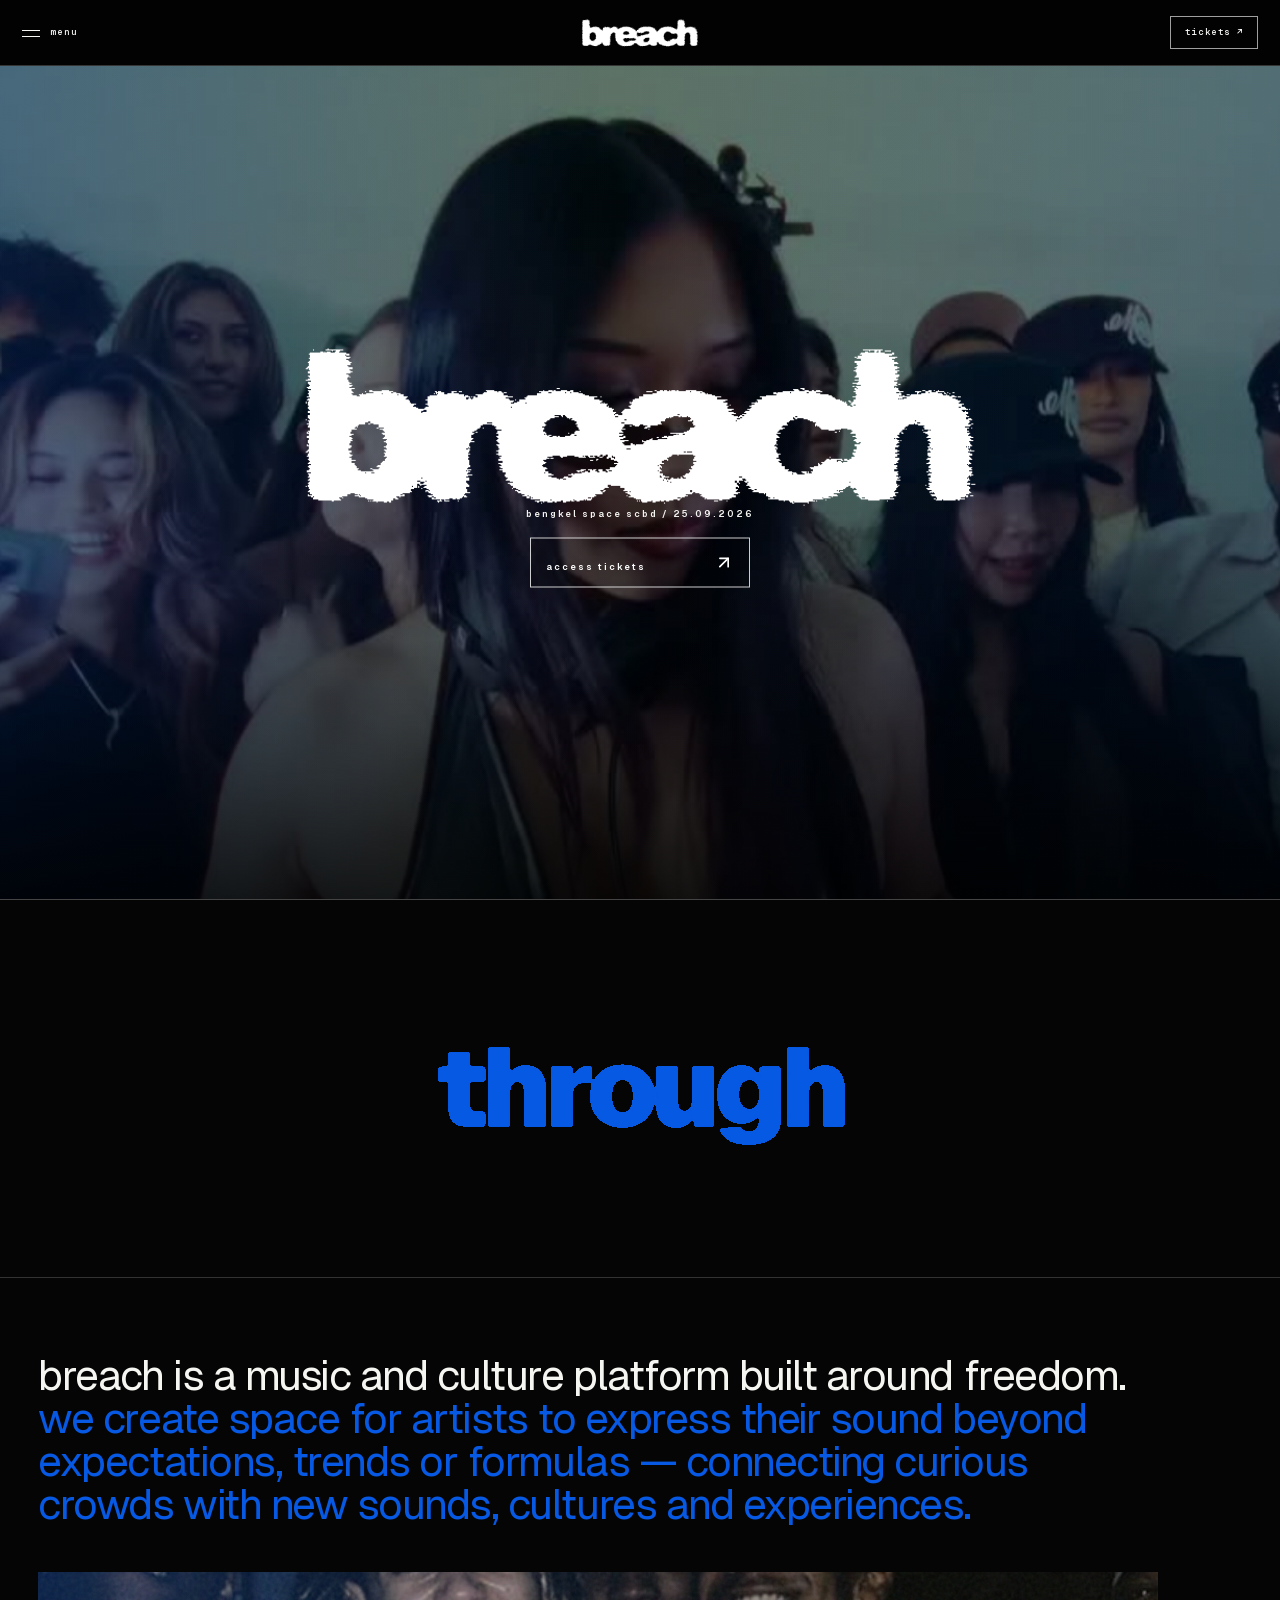
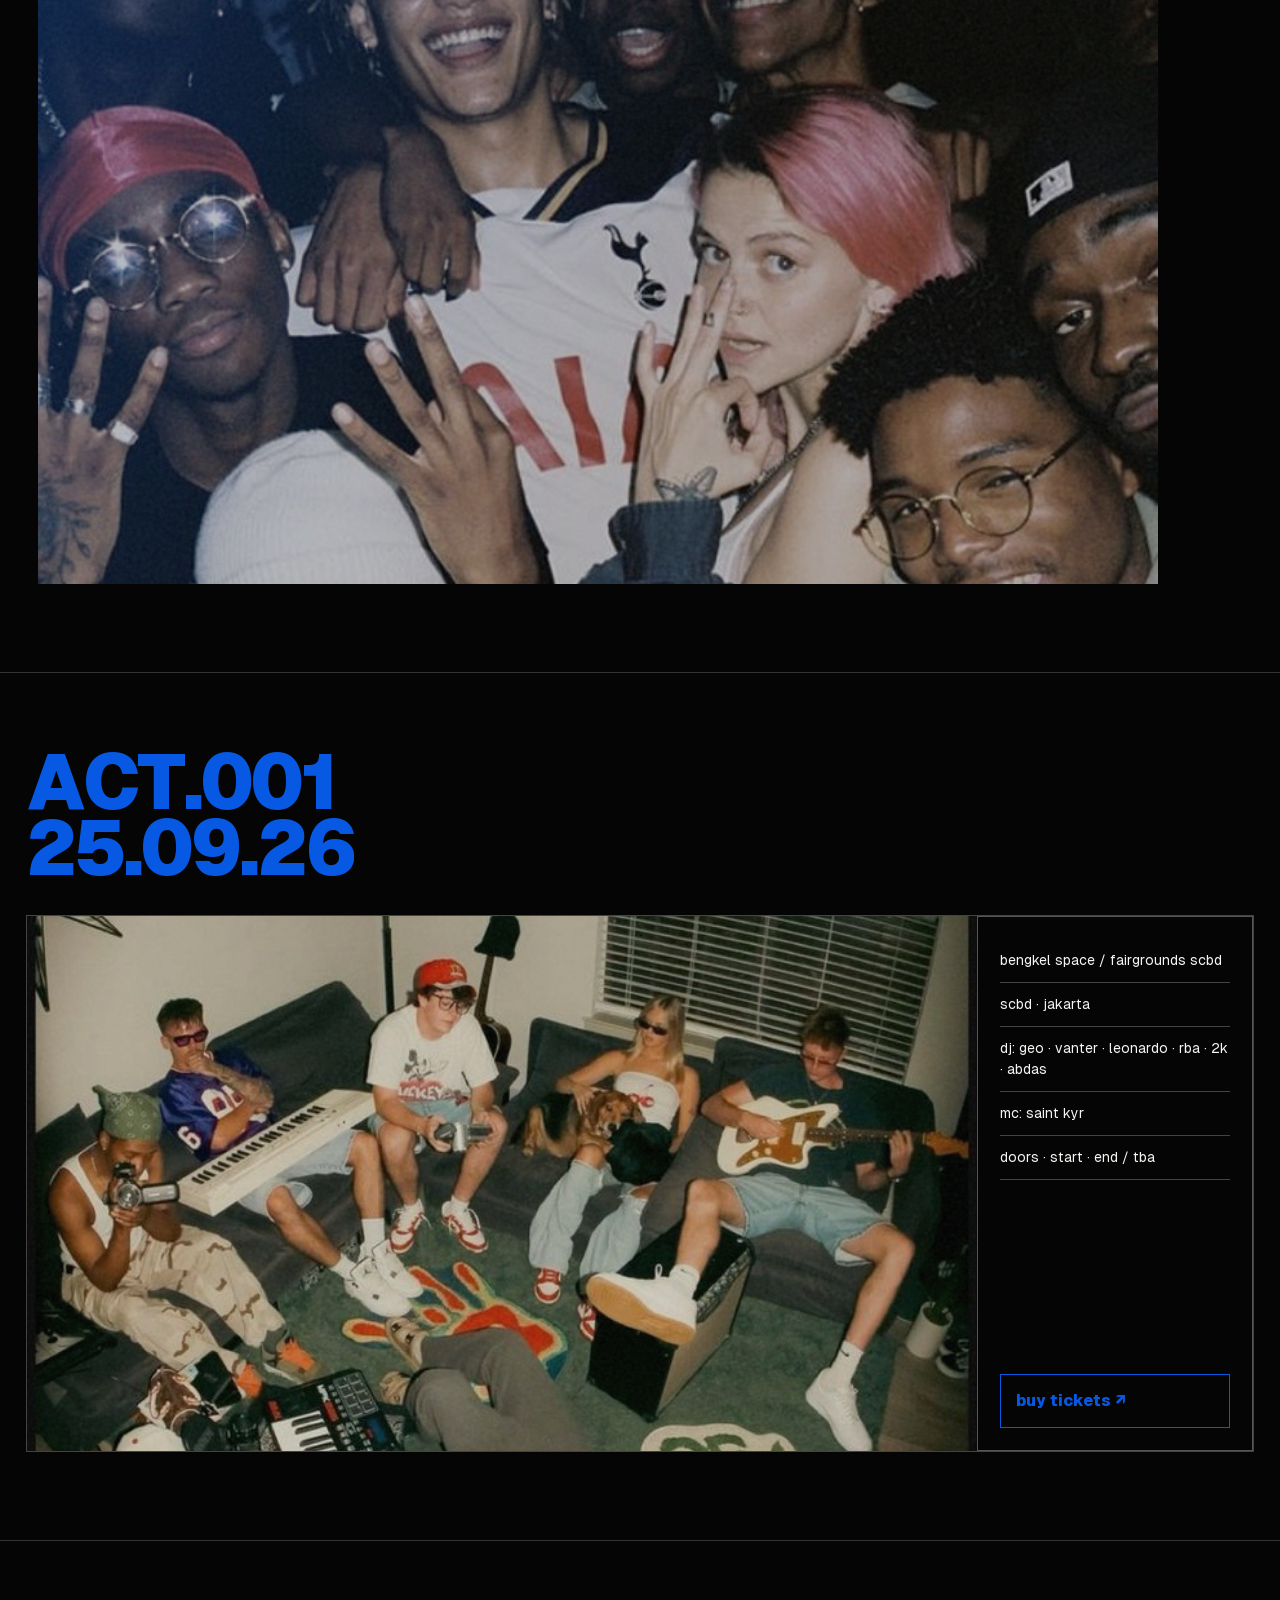
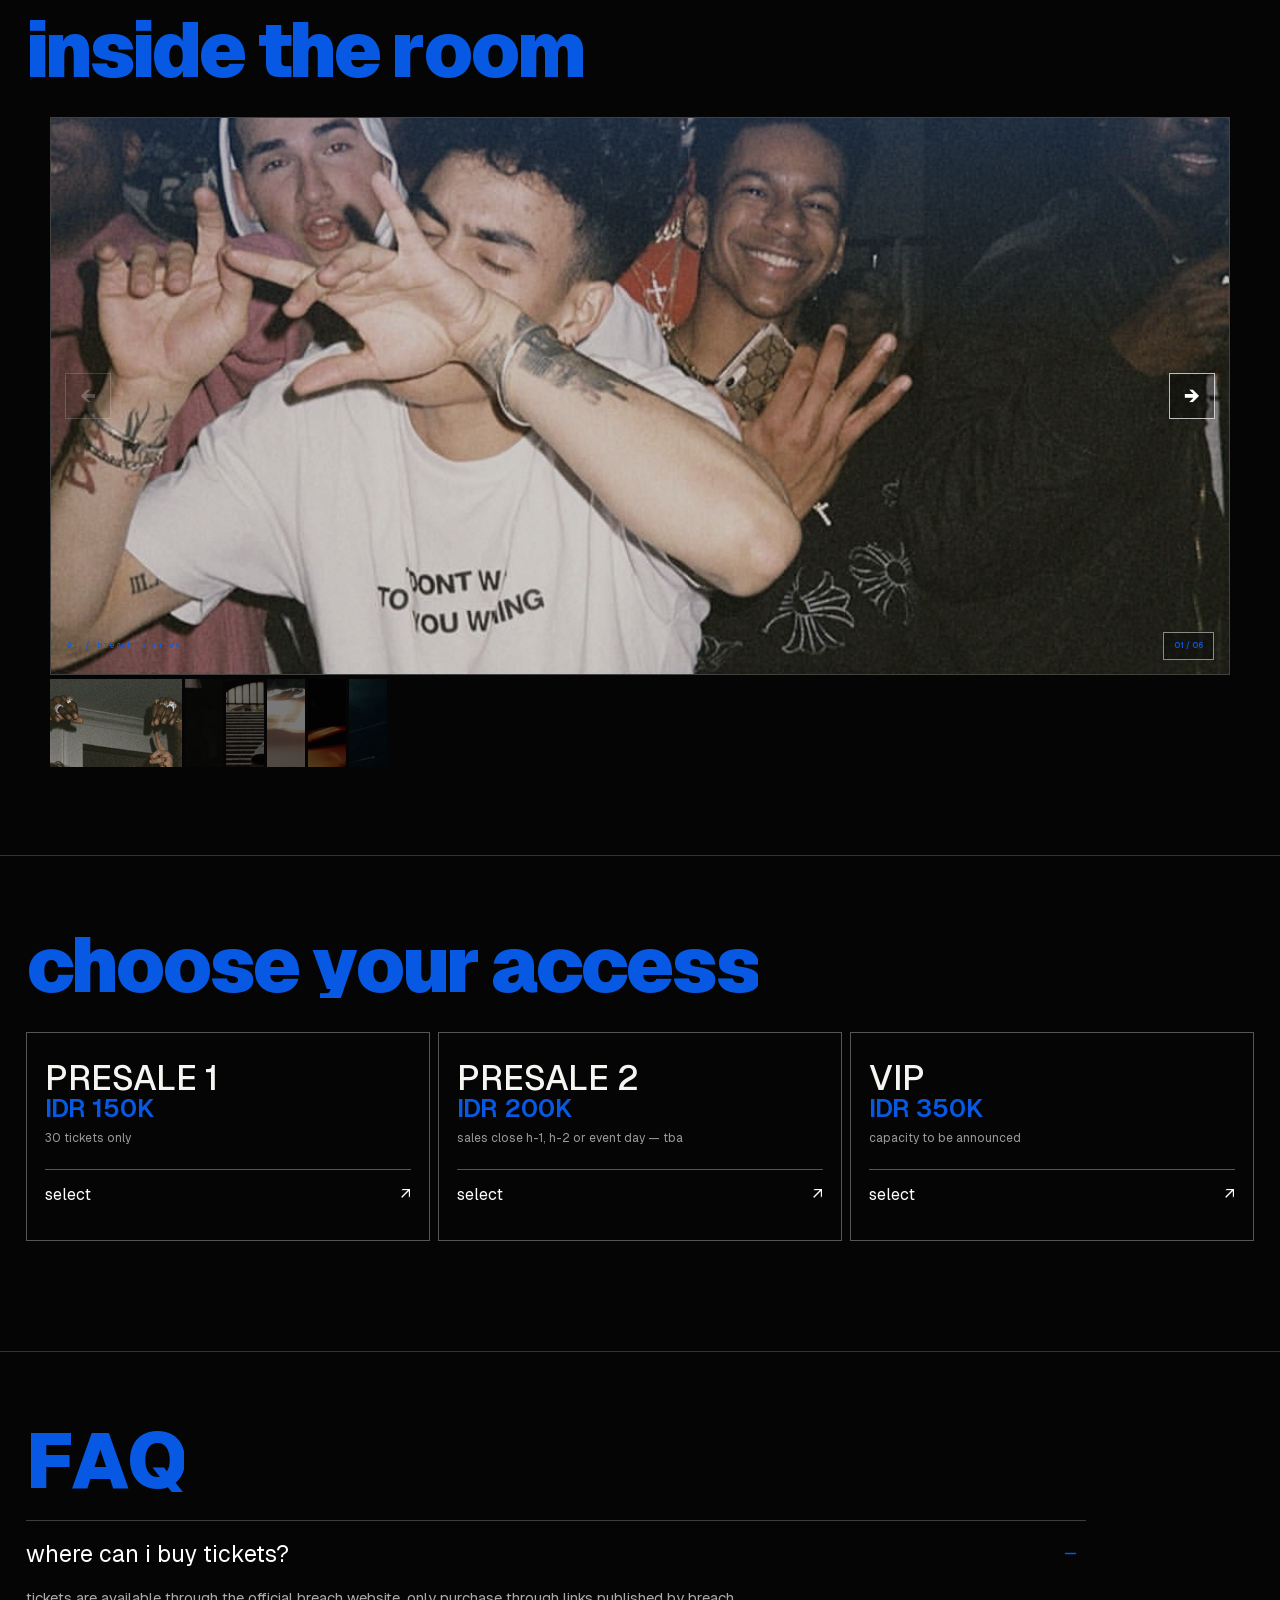
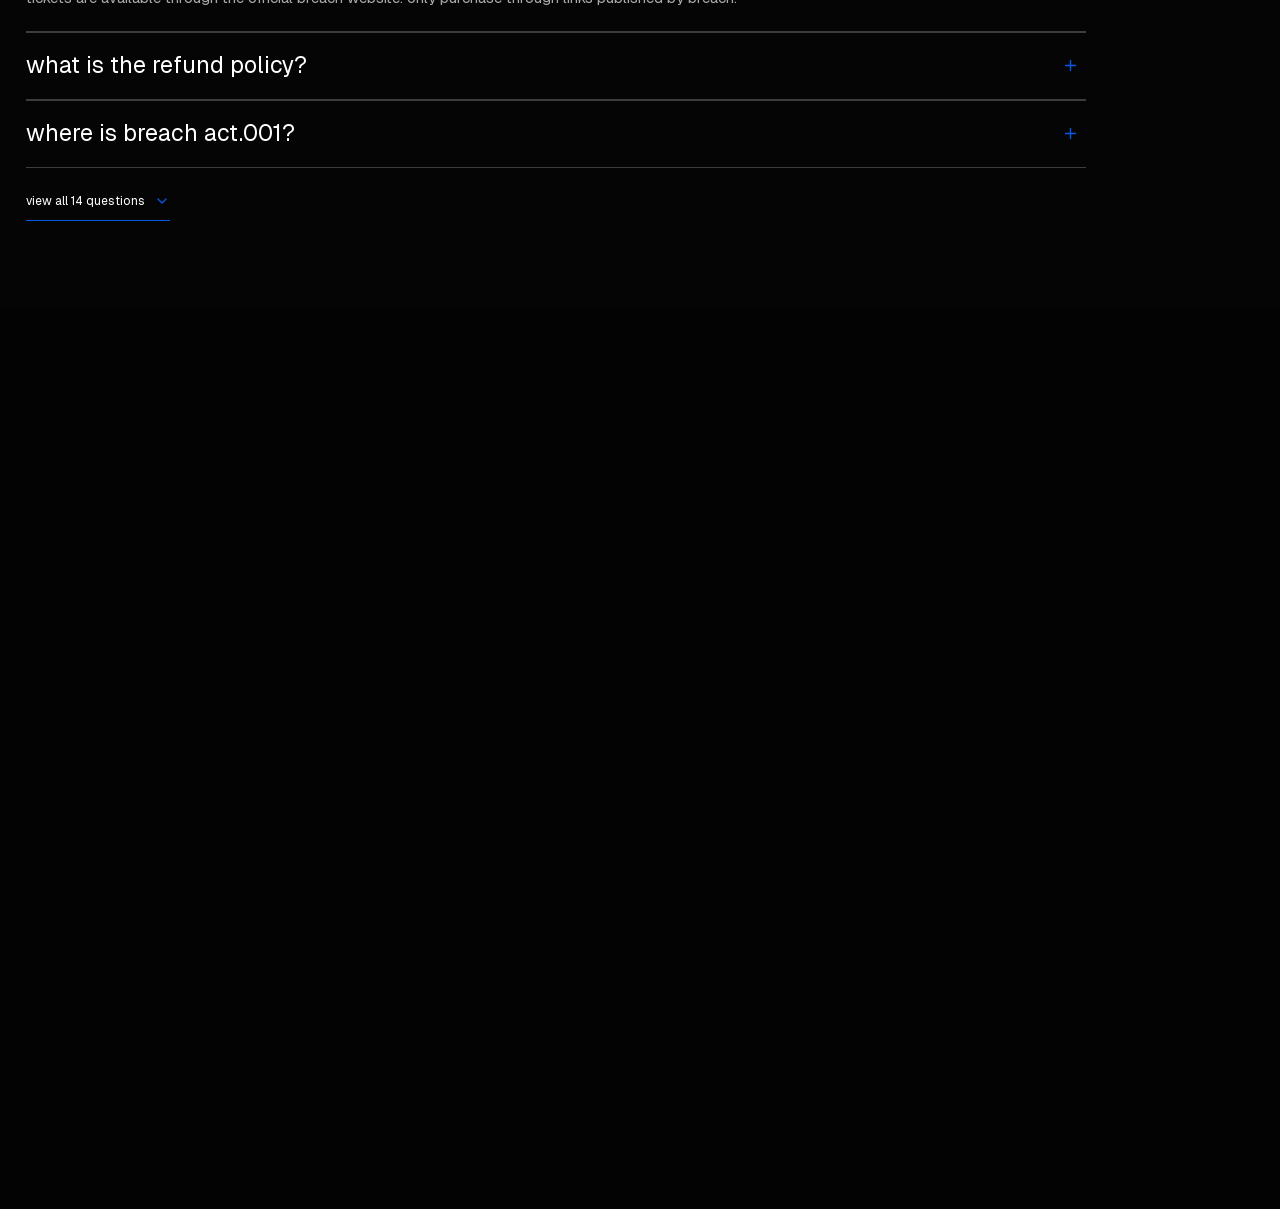
<file: breach/index.html>
<!doctype html>
<html lang="en">
  <head>
    <meta charset="UTF-8" />
    <meta name="viewport" content="width=device-width, initial-scale=1.0" />
    <meta name="theme-color" content="#000000" />
    <meta name="description" content="BREACH — freedom through music." />
    <link rel="icon" href="/breach/assets/brand/breach-logo-blue.png" />
    <title>BREACH</title>
    <script type="module" crossorigin src="/breach/assets/index-DiuSuhGZ.js"></script>
    <link rel="stylesheet" crossorigin href="/breach/assets/index-DtPTXvbf.css">
  </head>
  <body>
    <div id="root"></div>
  </body>
</html>
</file>
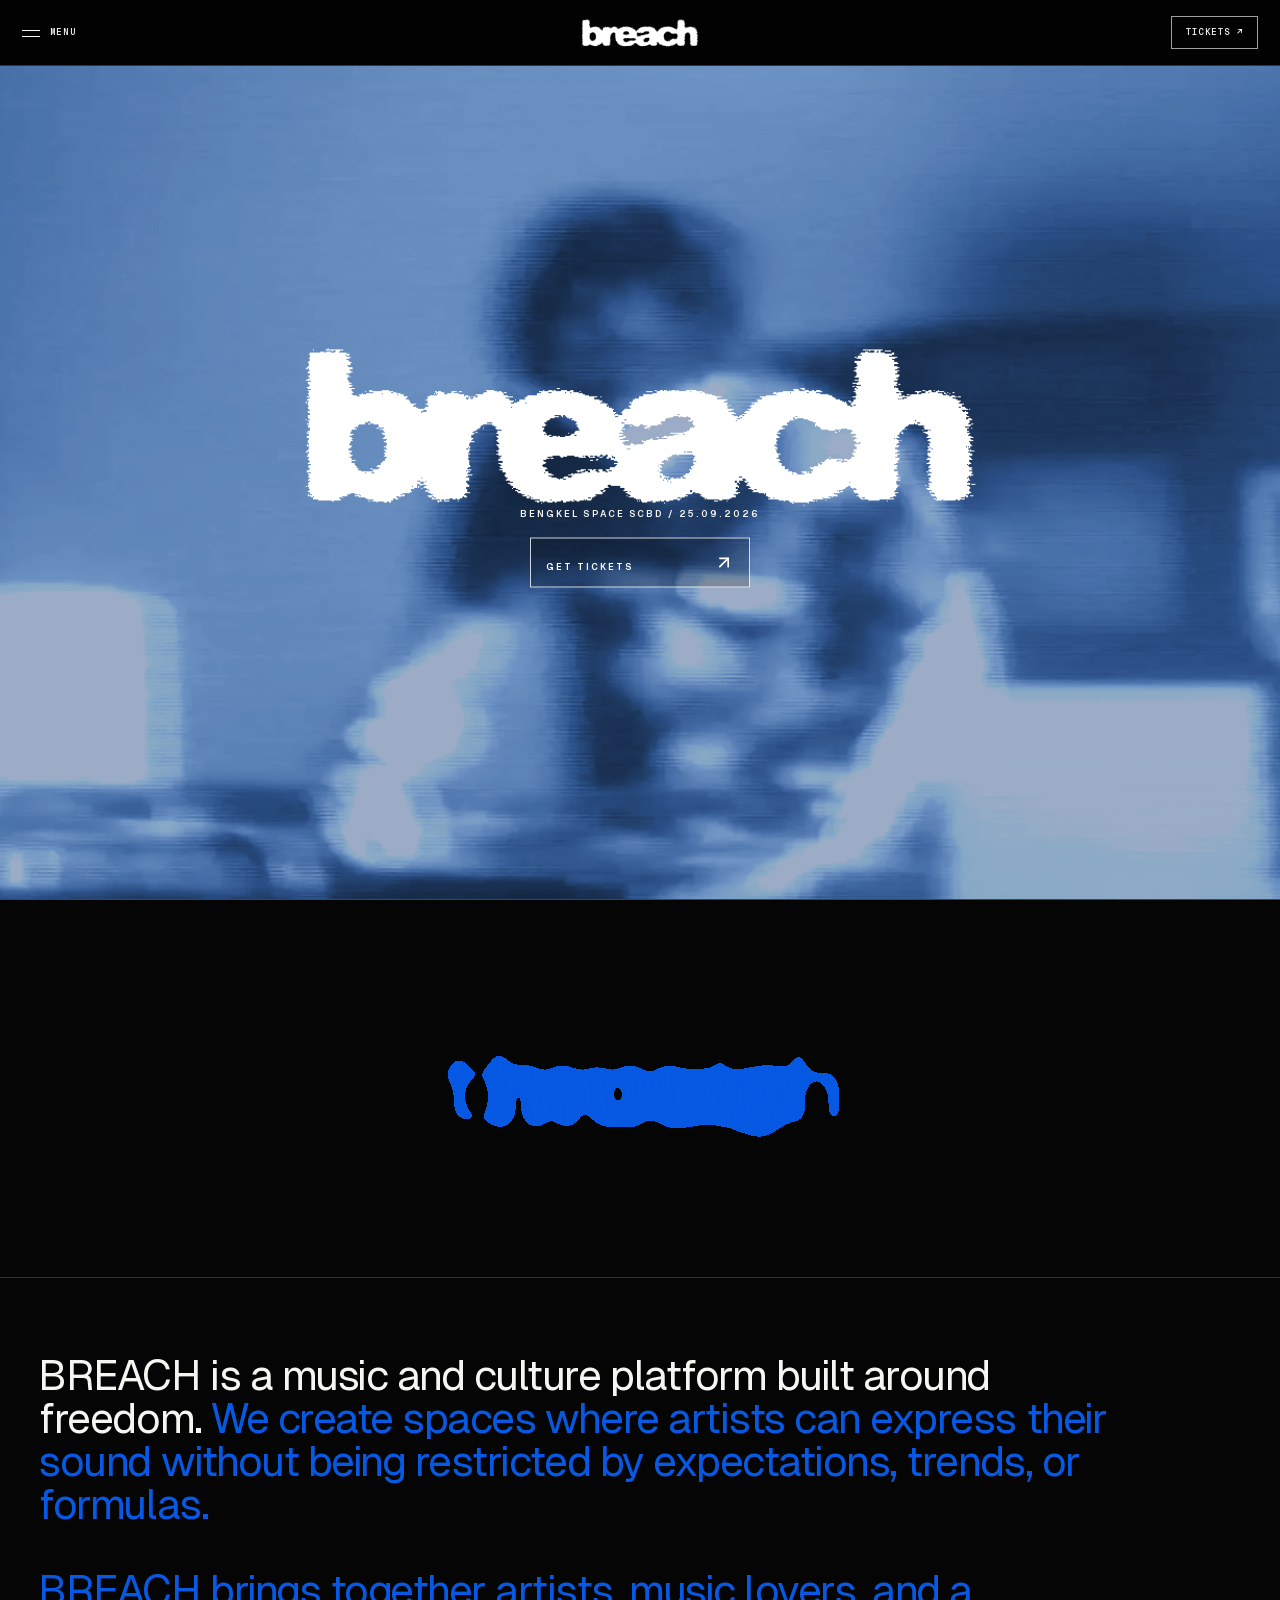
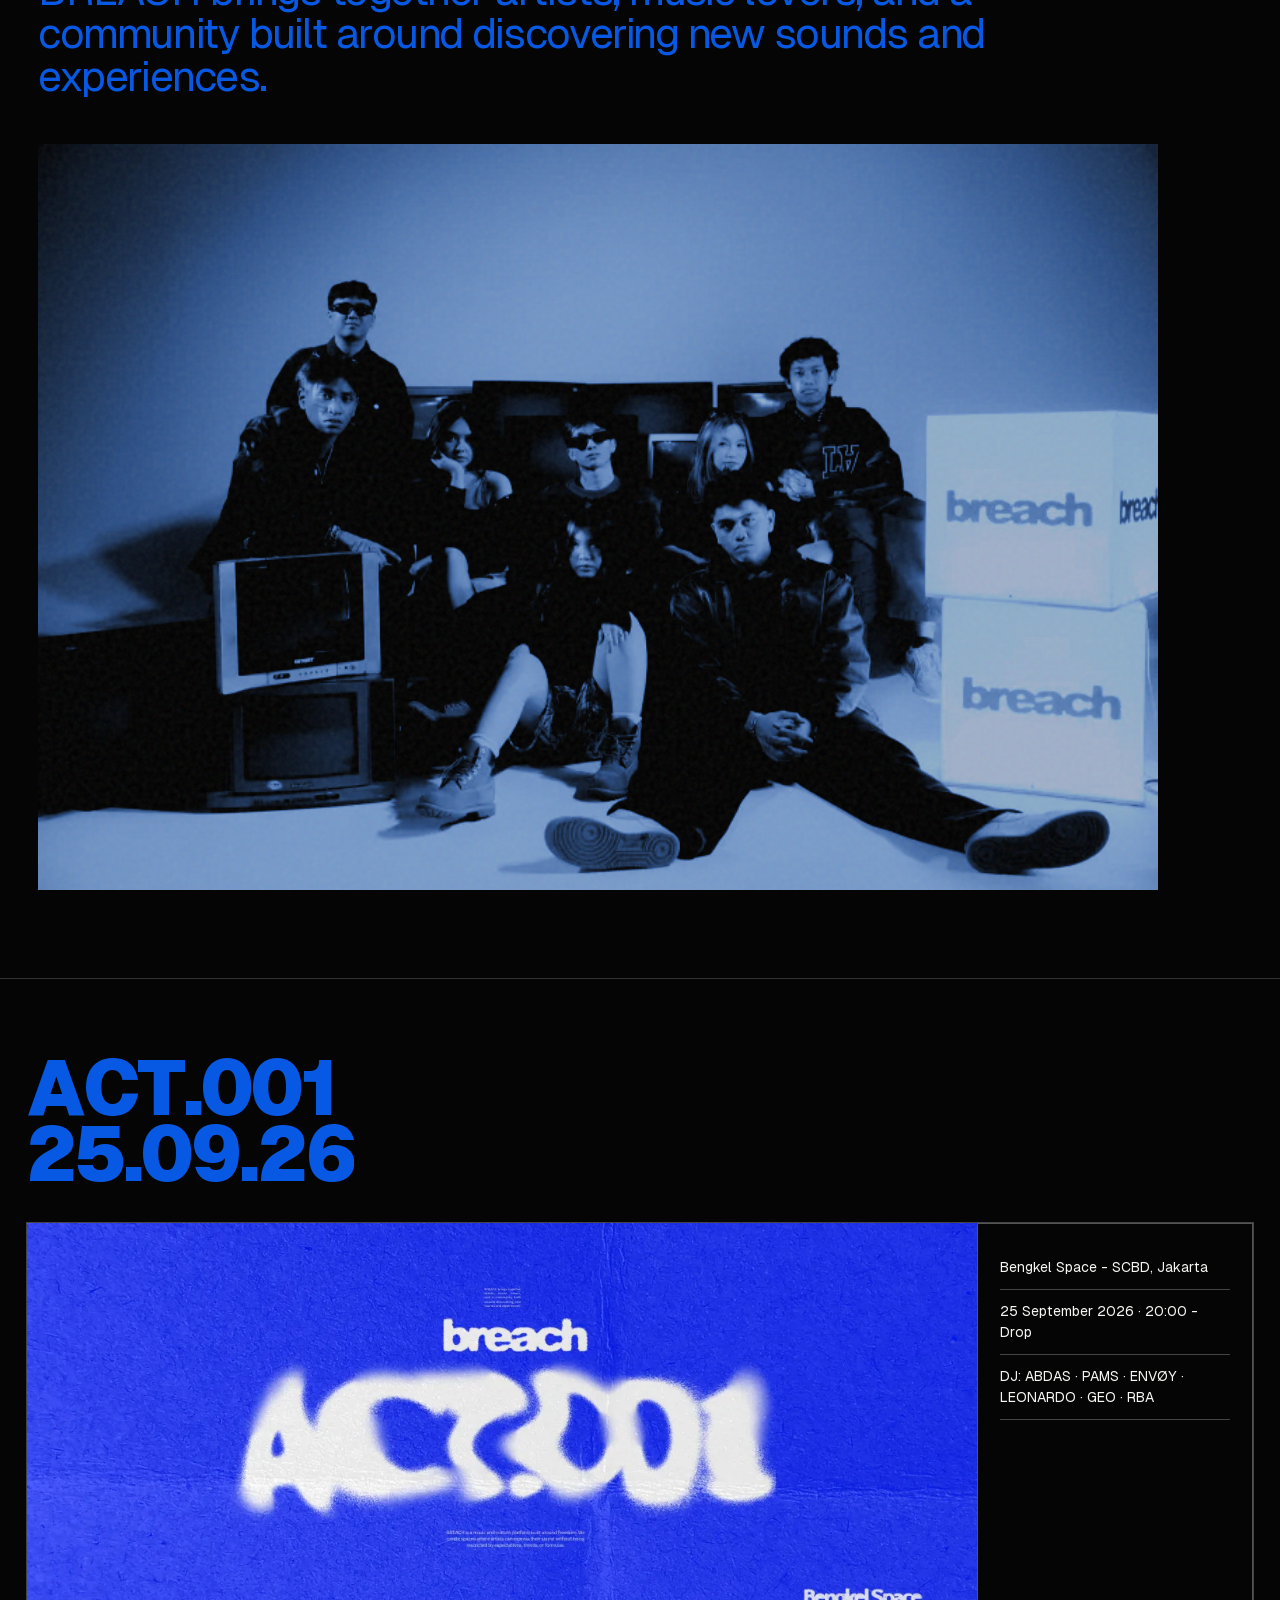
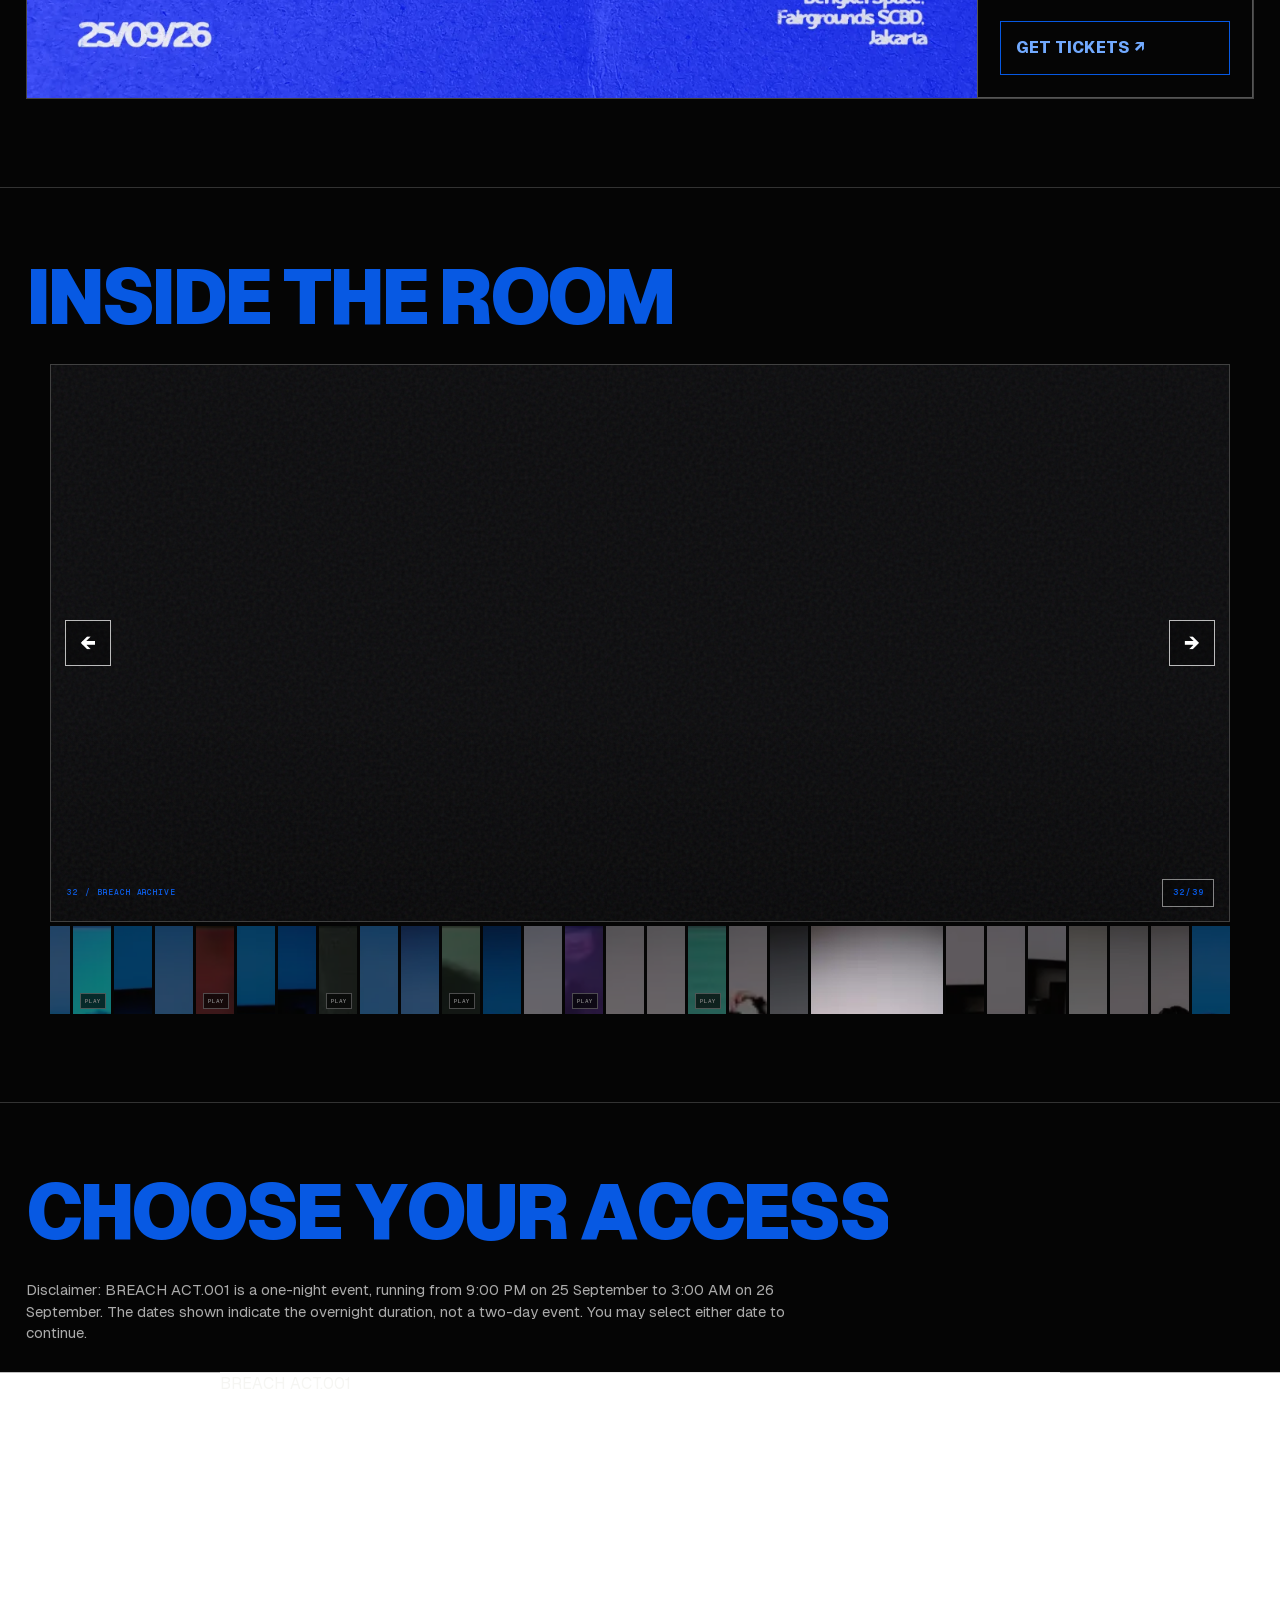
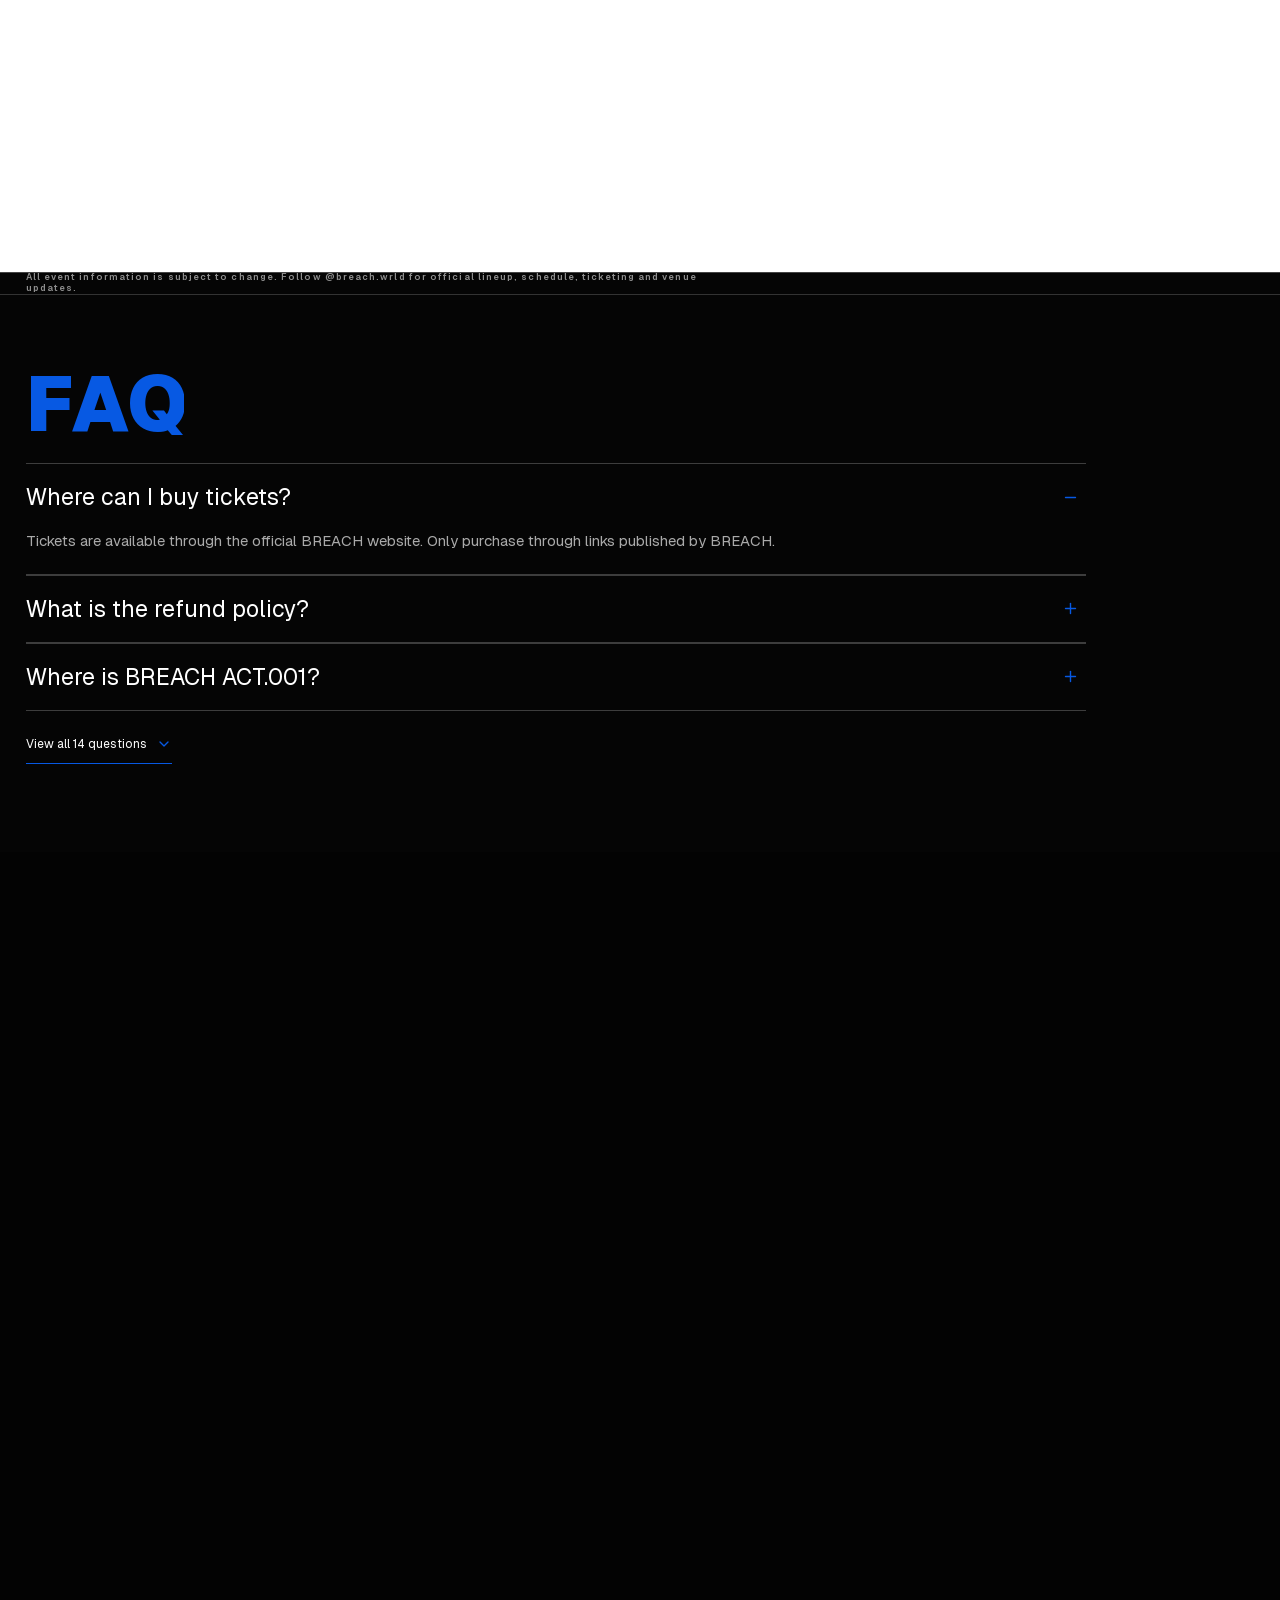
<file: breach3/index.html>
<!doctype html>
<html lang="en">
  <head>
    <meta charset="UTF-8" />
    <meta name="viewport" content="width=device-width, initial-scale=1.0" />
    <meta name="theme-color" content="#000000" />
    <meta name="description" content="BREACH — freedom through music." />
    <link rel="preload" as="image" href="/breach3/assets/media/breach-2026/behind-the-scene-vhs-poster.webp" type="image/webp" fetchpriority="high" />
    <link rel="icon" type="image/png" href="/breach3/assets/brand/breach-logo-blue-favicon.png" />
    <title>BREACH</title>
    <script type="module" crossorigin src="/breach3/assets/index-C0pAGd_R.js"></script>
    <style data-inline-styles>/*! tailwindcss v4.2.1 | MIT License | https://tailwindcss.com */
@layer properties{@supports (((-webkit-hyphens:none)) and (not (margin-trim:inline))) or ((-moz-orient:inline) and (not (color:rgb(from red r g b)))){*,:before,:after,::backdrop{--tw-scale-x:1;--tw-scale-y:1;--tw-scale-z:1;--tw-rotate-x:initial;--tw-rotate-y:initial;--tw-rotate-z:initial;--tw-skew-x:initial;--tw-skew-y:initial;--tw-pan-x:initial;--tw-pan-y:initial;--tw-pinch-zoom:initial;--tw-space-y-reverse:0;--tw-space-x-reverse:0;--tw-divide-x-reverse:0;--tw-border-style:solid;--tw-divide-y-reverse:0;--tw-ordinal:initial;--tw-slashed-zero:initial;--tw-numeric-figure:initial;--tw-numeric-spacing:initial;--tw-numeric-fraction:initial;--tw-shadow:0 0 #0000;--tw-shadow-color:initial;--tw-shadow-alpha:100%;--tw-inset-shadow:0 0 #0000;--tw-inset-shadow-color:initial;--tw-inset-shadow-alpha:100%;--tw-ring-color:initial;--tw-ring-shadow:0 0 #0000;--tw-inset-ring-color:initial;--tw-inset-ring-shadow:0 0 #0000;--tw-ring-inset:initial;--tw-ring-offset-width:0px;--tw-ring-offset-color:#fff;--tw-ring-offset-shadow:0 0 #0000;--tw-blur:initial;--tw-brightness:initial;--tw-contrast:initial;--tw-grayscale:initial;--tw-hue-rotate:initial;--tw-invert:initial;--tw-opacity:initial;--tw-saturate:initial;--tw-sepia:initial;--tw-drop-shadow:initial;--tw-drop-shadow-color:initial;--tw-drop-shadow-alpha:100%;--tw-drop-shadow-size:initial;--tw-backdrop-blur:initial;--tw-backdrop-brightness:initial;--tw-backdrop-contrast:initial;--tw-backdrop-grayscale:initial;--tw-backdrop-hue-rotate:initial;--tw-backdrop-invert:initial;--tw-backdrop-opacity:initial;--tw-backdrop-saturate:initial;--tw-backdrop-sepia:initial;--tw-ease:initial}}}@layer theme{:root,:host{--font-sans:ui-sans-serif, system-ui, sans-serif, "Apple Color Emoji", "Segoe UI Emoji", "Segoe UI Symbol", "Noto Color Emoji";--font-mono:ui-monospace, SFMono-Regular, Menlo, Monaco, Consolas, "Liberation Mono", "Courier New", monospace;--spacing:.25rem;--ease-in:cubic-bezier(.4, 0, 1, 1);--ease-out:cubic-bezier(0, 0, .2, 1);--ease-in-out:cubic-bezier(.4, 0, .2, 1);--default-transition-duration:.15s;--default-transition-timing-function:cubic-bezier(.4, 0, .2, 1);--default-font-family:var(--font-sans);--default-mono-font-family:var(--font-mono)}}@layer base{*,:after,:before,::backdrop{box-sizing:border-box;border:0 solid;margin:0;padding:0}::file-selector-button{box-sizing:border-box;border:0 solid;margin:0;padding:0}html,:host{-webkit-text-size-adjust:100%;tab-size:4;line-height:1.5;font-family:var(--default-font-family,ui-sans-serif, system-ui, sans-serif, "Apple Color Emoji", "Segoe UI Emoji", "Segoe UI Symbol", "Noto Color Emoji");font-feature-settings:var(--default-font-feature-settings,normal);font-variation-settings:var(--default-font-variation-settings,normal);-webkit-tap-highlight-color:transparent}hr{height:0;color:inherit;border-top-width:1px}abbr:where([title]){-webkit-text-decoration:underline dotted;text-decoration:underline dotted}h1,h2,h3,h4,h5,h6{font-size:inherit;font-weight:inherit}a{color:inherit;-webkit-text-decoration:inherit;-webkit-text-decoration:inherit;-webkit-text-decoration:inherit;-webkit-text-decoration:inherit;text-decoration:inherit}b,strong{font-weight:bolder}code,kbd,samp,pre{font-family:var(--default-mono-font-family,ui-monospace, SFMono-Regular, Menlo, Monaco, Consolas, "Liberation Mono", "Courier New", monospace);font-feature-settings:var(--default-mono-font-feature-settings,normal);font-variation-settings:var(--default-mono-font-variation-settings,normal);font-size:1em}small{font-size:80%}sub,sup{vertical-align:baseline;font-size:75%;line-height:0;position:relative}sub{bottom:-.25em}sup{top:-.5em}table{text-indent:0;border-color:inherit;border-collapse:collapse}:-moz-focusring{outline:auto}progress{vertical-align:baseline}summary{display:list-item}ol,ul,menu{list-style:none}img,svg,video,canvas,audio,iframe,embed,object{vertical-align:middle;display:block}img,video{max-width:100%;height:auto}button,input,select,optgroup,textarea{font:inherit;font-feature-settings:inherit;font-variation-settings:inherit;letter-spacing:inherit;color:inherit;opacity:1;background-color:#0000;border-radius:0}::file-selector-button{font:inherit;font-feature-settings:inherit;font-variation-settings:inherit;letter-spacing:inherit;color:inherit;opacity:1;background-color:#0000;border-radius:0}:where(select:is([multiple],[size])) optgroup{font-weight:bolder}:where(select:is([multiple],[size])) optgroup option{padding-inline-start:20px}::file-selector-button{margin-inline-end:4px}::placeholder{opacity:1}@supports (not ((-webkit-appearance:-apple-pay-button))) or (contain-intrinsic-size:1px){::placeholder{color:currentColor}@supports (color:color-mix(in lab, red, red)){::placeholder{color:color-mix(in oklab, currentcolor 50%, transparent)}}}textarea{resize:vertical}::-webkit-search-decoration{-webkit-appearance:none}::-webkit-date-and-time-value{min-height:1lh;text-align:inherit}::-webkit-datetime-edit{display:inline-flex}::-webkit-datetime-edit-fields-wrapper{padding:0}::-webkit-datetime-edit{padding-block:0}::-webkit-datetime-edit-year-field{padding-block:0}::-webkit-datetime-edit-month-field{padding-block:0}::-webkit-datetime-edit-day-field{padding-block:0}::-webkit-datetime-edit-hour-field{padding-block:0}::-webkit-datetime-edit-minute-field{padding-block:0}::-webkit-datetime-edit-second-field{padding-block:0}::-webkit-datetime-edit-millisecond-field{padding-block:0}::-webkit-datetime-edit-meridiem-field{padding-block:0}::-webkit-calendar-picker-indicator{line-height:1}:-moz-ui-invalid{box-shadow:none}button,input:where([type=button],[type=reset],[type=submit]){appearance:button}::file-selector-button{appearance:button}::-webkit-inner-spin-button{height:auto}::-webkit-outer-spin-button{height:auto}[hidden]:where(:not([hidden=until-found])){display:none!important}}@layer components;@layer utilities{.\@container{container-type:inline-size}.collapse{visibility:collapse}.invisible{visibility:hidden}.visible{visibility:visible}.sr-only{clip-path:inset(50%);white-space:nowrap;border-width:0;width:1px;height:1px;margin:-1px;padding:0;position:absolute;overflow:hidden}.not-sr-only{clip-path:none;white-space:normal;width:auto;height:auto;margin:0;padding:0;position:static;overflow:visible}.absolute{position:absolute}.fixed{position:fixed}.relative{position:relative}.static{position:static}.sticky{position:sticky}.start{inset-inline-start:var(--spacing)}.end{inset-inline-end:var(--spacing)}.isolate{isolation:isolate}.isolation-auto{isolation:auto}.container{width:100%}@media (width>=40rem){.container{max-width:40rem}}@media (width>=48rem){.container{max-width:48rem}}@media (width>=64rem){.container{max-width:64rem}}@media (width>=80rem){.container{max-width:80rem}}@media (width>=96rem){.container{max-width:96rem}}.block{display:block}.contents{display:contents}.flex{display:flex}.flow-root{display:flow-root}.grid{display:grid}.hidden{display:none}.inline{display:inline}.inline-block{display:inline-block}.inline-flex{display:inline-flex}.inline-grid{display:inline-grid}.inline-table{display:inline-table}.list-item{display:list-item}.table{display:table}.table-caption{display:table-caption}.table-cell{display:table-cell}.table-column{display:table-column}.table-column-group{display:table-column-group}.table-footer-group{display:table-footer-group}.table-header-group{display:table-header-group}.table-row{display:table-row}.table-row-group{display:table-row-group}.min-h-screen{min-height:100vh}.w-full{width:100%}.shrink{flex-shrink:1}.grow{flex-grow:1}.border-collapse{border-collapse:collapse}.translate-none{translate:none}.scale-3d{scale:var(--tw-scale-x) var(--tw-scale-y) var(--tw-scale-z)}.transform{transform:var(--tw-rotate-x,) var(--tw-rotate-y,) var(--tw-rotate-z,) var(--tw-skew-x,) var(--tw-skew-y,)}.touch-pinch-zoom{--tw-pinch-zoom:pinch-zoom;touch-action:var(--tw-pan-x,) var(--tw-pan-y,) var(--tw-pinch-zoom,)}.resize{resize:both}.flex-wrap{flex-wrap:wrap}.place-content-center{place-content:center}.gap-2{gap:calc(var(--spacing) * 2)}:where(.space-y-reverse>:not(:last-child)){--tw-space-y-reverse:1}:where(.space-x-reverse>:not(:last-child)){--tw-space-x-reverse:1}:where(.divide-x>:not(:last-child)){--tw-divide-x-reverse:0;border-inline-style:var(--tw-border-style);border-inline-start-width:calc(1px * var(--tw-divide-x-reverse));border-inline-end-width:calc(1px * calc(1 - var(--tw-divide-x-reverse)))}:where(.divide-y>:not(:last-child)){--tw-divide-y-reverse:0;border-bottom-style:var(--tw-border-style);border-top-style:var(--tw-border-style);border-top-width:calc(1px * var(--tw-divide-y-reverse));border-bottom-width:calc(1px * calc(1 - var(--tw-divide-y-reverse)))}:where(.divide-y-reverse>:not(:last-child)){--tw-divide-y-reverse:1}.truncate{text-overflow:ellipsis;white-space:nowrap;overflow:hidden}.rounded-s{border-start-start-radius:.25rem;border-end-start-radius:.25rem}.rounded-ss{border-start-start-radius:.25rem}.rounded-e{border-start-end-radius:.25rem;border-end-end-radius:.25rem}.rounded-se{border-start-end-radius:.25rem}.rounded-ee{border-end-end-radius:.25rem}.rounded-es{border-end-start-radius:.25rem}.rounded-t{border-top-left-radius:.25rem;border-top-right-radius:.25rem}.rounded-l{border-top-left-radius:.25rem;border-bottom-left-radius:.25rem}.rounded-tl{border-top-left-radius:.25rem}.rounded-r{border-top-right-radius:.25rem;border-bottom-right-radius:.25rem}.rounded-tr{border-top-right-radius:.25rem}.rounded-b{border-bottom-right-radius:.25rem;border-bottom-left-radius:.25rem}.rounded-br{border-bottom-right-radius:.25rem}.rounded-bl{border-bottom-left-radius:.25rem}.border{border-style:var(--tw-border-style);border-width:1px}.border-x{border-inline-style:var(--tw-border-style);border-inline-width:1px}.border-y{border-block-style:var(--tw-border-style);border-block-width:1px}.border-s{border-inline-start-style:var(--tw-border-style);border-inline-start-width:1px}.border-e{border-inline-end-style:var(--tw-border-style);border-inline-end-width:1px}.border-bs{border-block-start-style:var(--tw-border-style);border-block-start-width:1px}.border-be{border-block-end-style:var(--tw-border-style);border-block-end-width:1px}.border-t{border-top-style:var(--tw-border-style);border-top-width:1px}.border-r{border-right-style:var(--tw-border-style);border-right-width:1px}.border-b{border-bottom-style:var(--tw-border-style);border-bottom-width:1px}.border-l{border-left-style:var(--tw-border-style);border-left-width:1px}.bg-repeat{background-repeat:repeat}.mask-no-clip{-webkit-mask-clip:no-clip;mask-clip:no-clip}.mask-repeat{-webkit-mask-repeat:repeat;mask-repeat:repeat}.text-wrap{text-wrap:wrap}.text-clip{text-overflow:clip}.text-ellipsis{text-overflow:ellipsis}.capitalize{text-transform:capitalize}.lowercase{text-transform:lowercase}.normal-case{text-transform:none}.uppercase{text-transform:uppercase}.italic{font-style:italic}.not-italic{font-style:normal}.diagonal-fractions{--tw-numeric-fraction:diagonal-fractions;font-variant-numeric:var(--tw-ordinal,) var(--tw-slashed-zero,) var(--tw-numeric-figure,) var(--tw-numeric-spacing,) var(--tw-numeric-fraction,)}.lining-nums{--tw-numeric-figure:lining-nums;font-variant-numeric:var(--tw-ordinal,) var(--tw-slashed-zero,) var(--tw-numeric-figure,) var(--tw-numeric-spacing,) var(--tw-numeric-fraction,)}.oldstyle-nums{--tw-numeric-figure:oldstyle-nums;font-variant-numeric:var(--tw-ordinal,) var(--tw-slashed-zero,) var(--tw-numeric-figure,) var(--tw-numeric-spacing,) var(--tw-numeric-fraction,)}.ordinal{--tw-ordinal:ordinal;font-variant-numeric:var(--tw-ordinal,) var(--tw-slashed-zero,) var(--tw-numeric-figure,) var(--tw-numeric-spacing,) var(--tw-numeric-fraction,)}.proportional-nums{--tw-numeric-spacing:proportional-nums;font-variant-numeric:var(--tw-ordinal,) var(--tw-slashed-zero,) var(--tw-numeric-figure,) var(--tw-numeric-spacing,) var(--tw-numeric-fraction,)}.slashed-zero{--tw-slashed-zero:slashed-zero;font-variant-numeric:var(--tw-ordinal,) var(--tw-slashed-zero,) var(--tw-numeric-figure,) var(--tw-numeric-spacing,) var(--tw-numeric-fraction,)}.stacked-fractions{--tw-numeric-fraction:stacked-fractions;font-variant-numeric:var(--tw-ordinal,) var(--tw-slashed-zero,) var(--tw-numeric-figure,) var(--tw-numeric-spacing,) var(--tw-numeric-fraction,)}.tabular-nums{--tw-numeric-spacing:tabular-nums;font-variant-numeric:var(--tw-ordinal,) var(--tw-slashed-zero,) var(--tw-numeric-figure,) var(--tw-numeric-spacing,) var(--tw-numeric-fraction,)}.normal-nums{font-variant-numeric:normal}.line-through{text-decoration-line:line-through}.no-underline{text-decoration-line:none}.overline{text-decoration-line:overline}.underline{text-decoration-line:underline}.antialiased{-webkit-font-smoothing:antialiased;-moz-osx-font-smoothing:grayscale}.subpixel-antialiased{-webkit-font-smoothing:auto;-moz-osx-font-smoothing:auto}.shadow{--tw-shadow:0 1px 3px 0 var(--tw-shadow-color,#0000001a), 0 1px 2px -1px var(--tw-shadow-color,#0000001a);box-shadow:var(--tw-inset-shadow), var(--tw-inset-ring-shadow), var(--tw-ring-offset-shadow), var(--tw-ring-shadow), var(--tw-shadow)}.inset-ring{--tw-inset-ring-shadow:inset 0 0 0 1px var(--tw-inset-ring-color,currentcolor);box-shadow:var(--tw-inset-shadow), var(--tw-inset-ring-shadow), var(--tw-ring-offset-shadow), var(--tw-ring-shadow), var(--tw-shadow)}.blur{--tw-blur:blur(8px);filter:var(--tw-blur,) var(--tw-brightness,) var(--tw-contrast,) var(--tw-grayscale,) var(--tw-hue-rotate,) var(--tw-invert,) var(--tw-saturate,) var(--tw-sepia,) var(--tw-drop-shadow,)}.drop-shadow{--tw-drop-shadow-size:drop-shadow(0 1px 2px var(--tw-drop-shadow-color,#0000001a)) drop-shadow(0 1px 1px var(--tw-drop-shadow-color,#0000000f));--tw-drop-shadow:drop-shadow(0 1px 2px #0000001a) drop-shadow(0 1px 1px #0000000f);filter:var(--tw-blur,) var(--tw-brightness,) var(--tw-contrast,) var(--tw-grayscale,) var(--tw-hue-rotate,) var(--tw-invert,) var(--tw-saturate,) var(--tw-sepia,) var(--tw-drop-shadow,)}.filter{filter:var(--tw-blur,) var(--tw-brightness,) var(--tw-contrast,) var(--tw-grayscale,) var(--tw-hue-rotate,) var(--tw-invert,) var(--tw-saturate,) var(--tw-sepia,) var(--tw-drop-shadow,)}.backdrop-blur{--tw-backdrop-blur:blur(8px);-webkit-backdrop-filter:var(--tw-backdrop-blur,) var(--tw-backdrop-brightness,) var(--tw-backdrop-contrast,) var(--tw-backdrop-grayscale,) var(--tw-backdrop-hue-rotate,) var(--tw-backdrop-invert,) var(--tw-backdrop-opacity,) var(--tw-backdrop-saturate,) var(--tw-backdrop-sepia,);backdrop-filter:var(--tw-backdrop-blur,) var(--tw-backdrop-brightness,) var(--tw-backdrop-contrast,) var(--tw-backdrop-grayscale,) var(--tw-backdrop-hue-rotate,) var(--tw-backdrop-invert,) var(--tw-backdrop-opacity,) var(--tw-backdrop-saturate,) var(--tw-backdrop-sepia,)}.backdrop-grayscale{--tw-backdrop-grayscale:grayscale(100%);-webkit-backdrop-filter:var(--tw-backdrop-blur,) var(--tw-backdrop-brightness,) var(--tw-backdrop-contrast,) var(--tw-backdrop-grayscale,) var(--tw-backdrop-hue-rotate,) var(--tw-backdrop-invert,) var(--tw-backdrop-opacity,) var(--tw-backdrop-saturate,) var(--tw-backdrop-sepia,);backdrop-filter:var(--tw-backdrop-blur,) var(--tw-backdrop-brightness,) var(--tw-backdrop-contrast,) var(--tw-backdrop-grayscale,) var(--tw-backdrop-hue-rotate,) var(--tw-backdrop-invert,) var(--tw-backdrop-opacity,) var(--tw-backdrop-saturate,) var(--tw-backdrop-sepia,)}.backdrop-invert{--tw-backdrop-invert:invert(100%);-webkit-backdrop-filter:var(--tw-backdrop-blur,) var(--tw-backdrop-brightness,) var(--tw-backdrop-contrast,) var(--tw-backdrop-grayscale,) var(--tw-backdrop-hue-rotate,) var(--tw-backdrop-invert,) var(--tw-backdrop-opacity,) var(--tw-backdrop-saturate,) var(--tw-backdrop-sepia,);backdrop-filter:var(--tw-backdrop-blur,) var(--tw-backdrop-brightness,) var(--tw-backdrop-contrast,) var(--tw-backdrop-grayscale,) var(--tw-backdrop-hue-rotate,) var(--tw-backdrop-invert,) var(--tw-backdrop-opacity,) var(--tw-backdrop-saturate,) var(--tw-backdrop-sepia,)}.backdrop-sepia{--tw-backdrop-sepia:sepia(100%);-webkit-backdrop-filter:var(--tw-backdrop-blur,) var(--tw-backdrop-brightness,) var(--tw-backdrop-contrast,) var(--tw-backdrop-grayscale,) var(--tw-backdrop-hue-rotate,) var(--tw-backdrop-invert,) var(--tw-backdrop-opacity,) var(--tw-backdrop-saturate,) var(--tw-backdrop-sepia,);backdrop-filter:var(--tw-backdrop-blur,) var(--tw-backdrop-brightness,) var(--tw-backdrop-contrast,) var(--tw-backdrop-grayscale,) var(--tw-backdrop-hue-rotate,) var(--tw-backdrop-invert,) var(--tw-backdrop-opacity,) var(--tw-backdrop-saturate,) var(--tw-backdrop-sepia,)}.backdrop-filter{-webkit-backdrop-filter:var(--tw-backdrop-blur,) var(--tw-backdrop-brightness,) var(--tw-backdrop-contrast,) var(--tw-backdrop-grayscale,) var(--tw-backdrop-hue-rotate,) var(--tw-backdrop-invert,) var(--tw-backdrop-opacity,) var(--tw-backdrop-saturate,) var(--tw-backdrop-sepia,);backdrop-filter:var(--tw-backdrop-blur,) var(--tw-backdrop-brightness,) var(--tw-backdrop-contrast,) var(--tw-backdrop-grayscale,) var(--tw-backdrop-hue-rotate,) var(--tw-backdrop-invert,) var(--tw-backdrop-opacity,) var(--tw-backdrop-saturate,) var(--tw-backdrop-sepia,)}.transition{transition-property:color,background-color,border-color,outline-color,text-decoration-color,fill,stroke,--tw-gradient-from,--tw-gradient-via,--tw-gradient-to,opacity,box-shadow,transform,translate,scale,rotate,filter,-webkit-backdrop-filter,backdrop-filter,display,content-visibility,overlay,pointer-events;transition-timing-function:var(--tw-ease,var(--default-transition-timing-function));transition-duration:var(--tw-duration,var(--default-transition-duration))}.ease-in{--tw-ease:var(--ease-in);transition-timing-function:var(--ease-in)}.ease-in-out{--tw-ease:var(--ease-in-out);transition-timing-function:var(--ease-in-out)}.ease-out{--tw-ease:var(--ease-out);transition-timing-function:var(--ease-out)}:where(.divide-x-reverse>:not(:last-child)){--tw-divide-x-reverse:1}.ring-inset{--tw-ring-inset:inset}}@font-face{font-family:Basement Display;src:url(/breach3/assets/fonts/BasementGrotesqueDisplay.woff2)format("woff2");font-weight:900;font-display:swap}@font-face{font-family:Geist Local;src:url(/breach3/assets/fonts/GeistVF.woff2)format("woff2");font-weight:100 900;font-display:swap}@font-face{font-family:Mluvka;src:url(/breach3/assets/fonts/Mluvka-Regular.woff)format("woff");font-weight:400;font-display:swap}@font-face{font-family:Mluvka;src:url(/breach3/assets/fonts/Mluvka-ExtraBold.woff)format("woff");font-weight:800;font-display:swap}:root{--blue:#0759e3;--black:#050505;--white:#f4f5f7;--muted:#9da2ac;--line:#ffffff3d}*{box-sizing:border-box}html{scroll-behavior:smooth;background:#050505}body{color:#f4f5f7;background:#050505;margin:0;font-family:Geist Local,Arial,sans-serif;overflow-x:hidden}button,input,textarea{font:inherit}a{color:inherit;text-decoration:none}img{max-width:100%;display:block}.sr-only{clip:rect(0,0,0,0)!important;white-space:nowrap!important;border:0!important;width:1px!important;height:1px!important;margin:-1px!important;padding:0!important;position:absolute!important;overflow:hidden!important}::selection{background:var(--blue);color:#fff}.concept-index{color:#080808;background:#e9e9e7;min-height:100vh;padding:20px;font-family:Geist Local,Arial,sans-serif;overflow:hidden}.concept-index header,.concept-index footer{letter-spacing:.08em;border-bottom:1px solid #080808;justify-content:space-between;align-items:center;gap:20px;padding-bottom:14px;font-size:10px;display:flex}.concept-index header img{object-fit:cover;width:120px;height:32px;transform:scale(1.45)}.index-intro{max-width:none;padding:13vh 0 8vh}.index-intro span{letter-spacing:.18em;font-size:10px}.index-intro h1{letter-spacing:-.055em;white-space:nowrap;margin:26px 0;font-family:Basement Display,Arial Black,sans-serif;font-size:clamp(34px,9vw,136px);line-height:.77}.index-intro p{max-width:520px;margin:0;font-size:15px;line-height:1.5}.concept-grid{background:#080808;border:1px solid #080808;grid-template-columns:1fr;gap:1px;display:grid}.concept-card{background:#e9e9e7;grid-template-columns:42px 1fr auto;gap:4px 10px;padding:12px 12px 20px;display:grid;position:relative;overflow:hidden}.concept-card>div{aspect-ratio:4/3;background:#111;grid-column:1/-1;margin-bottom:10px;overflow:hidden}.concept-card img{object-fit:cover;filter:grayscale();width:100%;height:100%;transition:filter .5s,transform .8s cubic-bezier(.2,.8,.2,1)}.concept-card i{mix-blend-mode:color;background:linear-gradient(135deg,#0000 35%,#0759e380);position:absolute;inset:0}.concept-card span{padding-top:5px;font-size:11px}.concept-card h2{margin:0;font-family:Mluvka,Arial Black,sans-serif;font-size:clamp(24px,5vw,44px);line-height:.92}.concept-card p{color:#555;grid-column:2/3;margin:8px 0 0;font-size:12px}.concept-card b{color:var(--blue);grid-area:2/3/4;align-self:end;font-size:11px}.concept-card:hover img{filter:grayscale(0);transform:scale(1.04)}.concept-index footer{border-top:1px solid #080808;border-bottom:0;margin-top:70px;padding:18px 0 0}.breach-site{--bg:#050505;--fg:#f4f5f7;--soft:#a8adb8;--panel:#111;--display:"Geist Local",Arial,sans-serif;--body:"Geist Local",Arial,sans-serif;--radius:0px;--accent:#0759e3;background:var(--bg);color:var(--fg);font-family:var(--body);min-height:100vh;position:relative;overflow:hidden}.breach-site:before{content:"";pointer-events:none;z-index:80;border:6px solid var(--accent);opacity:.55;position:fixed;inset:0}.page-progress{height:3px;width:var(--progress,0%);background:var(--accent);z-index:120;transition:width .1s linear;position:fixed;top:0;left:0}.pointer-glow{width:420px;height:420px;transform:translate(calc(var(--mx,50vw) - 50%),calc(var(--my,50vh) - 50%));pointer-events:none;z-index:3;mix-blend-mode:screen;background:radial-gradient(circle,#0759e329,#0000 68%);position:fixed;top:0;left:0}.grain{pointer-events:none;z-index:79;opacity:.12;background-image:url("data:image/svg+xml,%3Csvg viewBox='0 0 180 180' xmlns='http://www.w3.org/2000/svg'%3E%3Cfilter id='n'%3E%3CfeTurbulence type='fractalNoise' baseFrequency='.95' numOctaves='3' stitchTiles='stitch'/%3E%3C/filter%3E%3Crect width='100%25' height='100%25' filter='url(%23n)' opacity='.5'/%3E%3C/svg%3E");animation:.22s steps(2,end) infinite grainShift;position:fixed;inset:-80px}.loader{background:var(--bg);z-index:200;clip-path:inset(0);place-content:center;gap:18px;padding:24px;transition:clip-path .9s cubic-bezier(.77,0,.18,1);display:grid;position:fixed;inset:0}.site-loaded .loader{clip-path:inset(0 0 100%);pointer-events:none}.loader-mark{font-family:var(--display);letter-spacing:-.06em;color:var(--fg);font-size:clamp(46px,14vw,150px);font-weight:900}.loader-track{background:#ffffff2e;height:2px;overflow:hidden}.loader-track i{background:var(--accent);transform-origin:0;width:100%;height:100%;animation:.8s cubic-bezier(.77,0,.18,1) both loadBar;display:block}.loader p{letter-spacing:.14em;margin:0;font-size:9px}.site-nav{z-index:100;border-bottom:1px solid #0000;grid-template-columns:1fr auto;align-items:center;width:100%;height:68px;padding:12px 18px;transition:height .4s,background .4s,border-color .4s,-webkit-backdrop-filter .4s,backdrop-filter .4s;display:grid;position:fixed;top:0;left:0}.has-scrolled .site-nav{border-color:var(--line);-webkit-backdrop-filter:blur(16px);backdrop-filter:blur(16px);background:#050505b8;height:58px}.nav-logo{width:104px;height:32px;display:block;overflow:hidden}.nav-logo img{object-fit:cover;width:100%;height:100%;transform:scale(1.48)}.nav-edition{letter-spacing:.12em;margin:0;font-size:9px;display:none}.menu-toggle{color:inherit;cursor:pointer;letter-spacing:.14em;background:0 0;border:0;grid-template-columns:auto 18px;align-items:center;gap:1px 10px;padding:10px 0;font-size:9px;display:grid}.menu-toggle i{background:currentColor;grid-column:2;width:18px;height:1px}.menu-toggle i:last-child{transform:translateY(-4px)}.site-nav nav{background:var(--bg);z-index:-1;flex-direction:column;justify-content:center;padding:110px 22px 50px;transition:transform .75s cubic-bezier(.77,0,.18,1);display:flex;position:fixed;inset:0;transform:translateY(-102%)}.site-nav nav.is-open{transform:translateY(0)}.site-nav nav a{font-family:var(--display);border-bottom:1px solid var(--line);padding:12px 0;font-size:clamp(34px,11vw,74px);font-weight:800;line-height:1;transition:padding .3s,color .3s}.site-nav nav a small{font:400 9px var(--body);width:35px;color:var(--accent);display:inline-block}.site-nav nav a:hover{color:var(--accent);padding-left:14px}.hero{isolation:isolate;align-items:flex-end;min-height:100svh;padding:94px 18px 68px;display:flex;position:relative;overflow:hidden}.hero-media{z-index:-3;background:#111;position:absolute;inset:0;overflow:hidden}.hero-media:after{content:"";mix-blend-mode:multiply;background:linear-gradient(#00000029,#0000001f 35%,#000000eb 93%),linear-gradient(90deg,#0759e373,#0000 60%);position:absolute;inset:0}.hero-media img{object-fit:cover;filter:grayscale(.7)contrast(1.22)brightness(.72);width:100%;height:115%;transform:translateY(calc(var(--scroll,0) * .08px)) scale(1.04)}.hero-scan{z-index:-1;mix-blend-mode:overlay;pointer-events:none;background:repeating-linear-gradient(0deg,#0000 0 4px,#ffffff09 5px);position:absolute;inset:0}.hero-copy{z-index:2;width:100%;position:relative}.eyebrow,.kicker{letter-spacing:.18em;color:var(--accent);margin:0 0 14px;font-size:9px;font-weight:700}.hero-logo{object-fit:cover;transform-origin:0;width:min(86vw,520px);height:102px;margin-bottom:-18px;margin-left:-2px;transform:translate(-24%)scale(1.48)}.hero h1{font-family:var(--display);letter-spacing:-.055em;text-transform:uppercase;margin:0;font-size:clamp(42px,14vw,108px);font-weight:900;line-height:.83;position:relative}.hero h1 span{opacity:0;transition:transform 1s cubic-bezier(.16,1,.3,1),opacity .7s;display:block;transform:translateY(35px)}.site-loaded .hero h1 span{opacity:1;transform:none}.site-loaded .hero h1 span:nth-child(2){transition-delay:.1s}.hero-meta{border-top:1px solid var(--line);letter-spacing:.08em;grid-template-columns:repeat(3,1fr);gap:8px;margin-top:24px;padding-top:12px;font-size:9px;display:grid}.primary-cta,.event-info>a,.ticket-card a,.contact-form button{border:1px solid var(--accent);background:var(--accent);color:#fff;letter-spacing:.12em;cursor:pointer;justify-content:space-between;align-items:center;gap:20px;width:100%;margin-top:20px;padding:15px 16px;font-size:11px;font-weight:800;transition:color .35s,background .35s,box-shadow .35s,transform .3s;display:flex}.primary-cta:hover,.event-info>a:hover,.ticket-card a:hover,.contact-form button:hover{background:var(--fg);color:var(--bg);box-shadow:0 0 0 5px #0759e333}.scroll-cue{letter-spacing:.14em;writing-mode:vertical-rl;align-items:center;gap:10px;font-size:8px;display:none;position:absolute;bottom:22px;right:18px}.scroll-cue i{background:var(--fg);width:1px;height:60px;animation:1.8s ease-in-out infinite scrollCue}.hero-orbit{display:none}.ticker{border-top:1px solid var(--line);border-bottom:1px solid var(--line);background:var(--accent);color:#fff;overflow:hidden}.ticker div{font-family:var(--display);white-space:nowrap;padding:12px 0;font-size:28px;font-weight:900;line-height:1;animation:24s linear infinite ticker}.content-section{border-bottom:1px solid var(--line);padding:82px 18px;position:relative}.section-index{align-items:center;gap:14px;margin-bottom:54px;display:flex}.section-index span{border:1px solid var(--accent);width:36px;height:36px;color:var(--accent);border-radius:50%;place-items:center;font-size:9px;display:grid}.section-index p{letter-spacing:.15em;margin:0;font-size:10px}[data-reveal]{opacity:0;transition:opacity .85s,transform .85s cubic-bezier(.16,1,.3,1);transform:translateY(48px)}[data-reveal].is-visible{opacity:1;transform:none}.content-section h2{font-family:var(--display);letter-spacing:-.045em;text-transform:uppercase;margin:0;font-size:clamp(40px,12vw,112px);line-height:.88}.about-copy>h2{font-size:clamp(34px,10vw,90px)}.copy-columns{gap:18px;margin:34px 0;display:grid}.copy-columns p,.ticket-intro>p,.contact-copy>p{color:var(--soft);margin:0;font-size:15px;line-height:1.55}.about-frame{aspect-ratio:4/5;border:1px solid var(--line);background:#111;transition:transform .3s;position:relative;overflow:hidden}.about-frame img{object-fit:cover;filter:grayscale()contrast(1.15);width:100%;height:100%;transition:transform .9s,filter .6s}.about-frame:hover img{filter:grayscale(.2);transform:scale(1.035)}.about-frame>div{background:var(--accent);letter-spacing:.12em;justify-content:space-between;padding:10px;font-size:8px;display:flex;position:absolute;bottom:0;left:0;right:0}.event-card{border:1px solid var(--line);background:var(--panel);transition:transform .3s,box-shadow .4s}.event-image{height:52vh;min-height:360px;position:relative;overflow:hidden}.event-image img{object-fit:cover;filter:grayscale(.35)contrast(1.15);width:100%;height:100%;transition:transform 1s}.event-card:hover .event-image img{transform:scale(1.04)}.event-image i{mix-blend-mode:color;background:linear-gradient(#0000 35%,#0759e38c);position:absolute;inset:0}.event-info{padding:28px 18px}.event-info h2{font-size:clamp(58px,17vw,130px)}.event-info dl{border-top:1px solid var(--line);margin:28px 0}.event-info dl div{border-bottom:1px solid var(--line);justify-content:space-between;padding:12px 0;font-size:11px;display:flex}.event-info dt{color:var(--soft)}.event-info dd{margin:0}.event-info>p{color:var(--soft);font-size:14px;line-height:1.5}.lineup{border-top:1px solid var(--line);margin-top:40px;padding-top:18px}.lineup>p{letter-spacing:.14em;font-size:9px}.lineup>div{flex-wrap:wrap;gap:10px;display:flex}.lineup span{font-family:var(--display);color:#0000;-webkit-text-stroke:1px var(--fg);font-size:clamp(30px,9vw,90px);line-height:.9;transition:color .3s}.lineup span:hover{color:var(--accent);-webkit-text-stroke-color:var(--accent)}.gallery-section{padding-left:0;padding-right:0}.gallery-section>.section-index,.gallery-heading{margin-left:18px;margin-right:18px}.gallery-heading{justify-content:space-between;align-items:end;gap:20px;margin-bottom:30px;display:flex}.gallery-heading h2{font-size:clamp(48px,15vw,130px)}.gallery-heading p{letter-spacing:.12em;font-size:9px;display:none}.gallery-rail{scroll-snap-type:x mandatory;overscroll-behavior-inline:contain;cursor:grab;scrollbar-color:var(--accent) transparent;gap:14px;padding:0 18px 30px;display:flex;overflow-x:auto}.gallery-card{scroll-snap-align:center;flex:0 0 80vw;margin:0;transition:transform .3s;position:relative}.gallery-card img{object-fit:cover;filter:grayscale(.6)contrast(1.2);width:100%;height:58vh;min-height:410px;transition:filter .5s,transform .8s}.gallery-card:hover img{filter:grayscale(0);transform:scale(1.02)}.gallery-card figcaption{letter-spacing:.12em;border-top:1px solid var(--line);justify-content:space-between;padding:10px 0;font-size:9px;display:flex}.ticket-intro{max-width:850px}.ticket-intro h2{margin-bottom:28px;font-size:clamp(52px,15vw,135px)}.ticket-grid{grid-template-columns:1fr;gap:12px;margin-top:44px;display:grid}.ticket-card{border:1px solid var(--line);background:var(--panel);padding:20px;transition:transform .3s,background .35s,color .35s}.ticket-card>span{color:var(--accent);font-size:9px}.ticket-card>p{letter-spacing:.14em;margin:34px 0 8px;font-size:10px}.ticket-card h3{font:800 clamp(24px,7.5vw,34px) var(--display);overflow-wrap:anywhere;margin:0}.ticket-card ul{border-top:1px solid var(--line);margin:24px 0 0;padding:24px 0 0;list-style:none}.ticket-card li{color:var(--soft);padding:7px 0;font-size:10px}.ticket-card li:before{content:"+ ";color:var(--accent)}.ticket-note{letter-spacing:.14em;color:var(--soft);margin:20px 0 0;font-size:8px}.faq-wrap>h2{margin-bottom:40px}.faq-wrap details{border-top:1px solid var(--line)}.faq-wrap details:last-child{border-bottom:1px solid var(--line)}.faq-wrap summary{cursor:pointer;grid-template-columns:34px 1fr auto;align-items:center;gap:8px;padding:20px 0;font-size:12px;list-style:none;display:grid}.faq-wrap summary::-webkit-details-marker{display:none}.faq-wrap summary>span{color:var(--accent);font-size:9px}.faq-wrap summary i{font-size:20px;font-style:normal;transition:transform .3s}.faq-wrap details[open] summary i{transform:rotate(45deg)}.faq-wrap details p{max-width:650px;color:var(--soft);margin:0;padding:0 0 22px 42px;font-size:14px;line-height:1.55;animation:.4s both faqIn}.contact-section{background:var(--accent);color:#fff}.contact-section .section-index span{color:#fff;border-color:#fff}.contact-section .kicker,.contact-section .contact-copy>p{color:#fff}.contact-copy h2{font-size:clamp(52px,15vw,140px)}.contact-form{margin-top:48px}.contact-form label{border-top:1px solid #ffffff80;padding:14px 0;display:block}.contact-form label span{letter-spacing:.14em;margin-bottom:8px;font-size:8px;display:block}.contact-form input,.contact-form textarea{color:#fff;resize:none;background:0 0;border:0;outline:0;width:100%;padding:4px 0;font-size:18px}.contact-form input::placeholder,.contact-form textarea::placeholder{color:#ffffff8c}.contact-form button{color:var(--accent);background:#fff;border-color:#fff}.breach-site footer{color:#f4f5f7;background:#050505;padding:60px 18px 24px}.breach-site footer img{object-fit:cover;transform-origin:0;width:80vw;height:130px;transform:scale(1.48)}.breach-site footer>div{border-top:1px solid var(--line);letter-spacing:.12em;justify-content:space-between;padding-top:16px;font-size:9px;display:flex}.breach-site footer>p{color:var(--muted);margin:70px 0 0;font-size:8px}.theme-raw{--display:"Basement Display",Arial Black,sans-serif;--body:"Geist Local",Arial,sans-serif;--panel:#0c0c0c}.theme-raw .hero h1{font-size:clamp(38px,11vw,108px)}.theme-raw .hero h1,.theme-raw .content-section h2{letter-spacing:-.075em}.theme-raw .hero-media img{filter:grayscale()contrast(1.45)brightness(.58)}.theme-raw .primary-cta,.theme-raw .event-info>a,.theme-raw .ticket-card a{background:0 0}.theme-raw .event-card,.theme-raw .ticket-card{background:#050505}.theme-raw .ticket-card:hover{background:var(--accent)}.theme-club{--bg:#d9d9d7;--fg:#090909;--soft:#3b3b3b;--line:#00000052;--panel:#ececea;--display:"Mluvka",Arial Black,sans-serif;--body:"Mluvka",Arial,sans-serif;--radius:0}.theme-club:before{border-width:0}.theme-club .grain{mix-blend-mode:multiply;opacity:.06}.theme-club .site-nav{color:#fff}.theme-club.has-scrolled .site-nav{background:#0759e3eb;border-color:#ffffff59}.theme-club .hero{min-height:92svh}.theme-club .hero-media:after{mix-blend-mode:normal;background:linear-gradient(#00000026,#000000ad),linear-gradient(90deg,#0759e326,#0000)}.theme-club .hero-media img{filter:saturate(.8)contrast(1.1)}.theme-club .hero-copy{color:#fff}.theme-club .hero h1{font-size:clamp(52px,16vw,170px)}.theme-club .ticker{background:#080808}.theme-club .section-index span{background:var(--accent);color:#fff}.theme-club .about-frame img,.theme-club .gallery-card img{filter:saturate(.6)contrast(1.2)}.theme-club .event-card{color:#fff;background:#080808}.theme-club .event-card .event-info>p,.theme-club .event-card dt{color:#bbb}.theme-club .lineup span{-webkit-text-stroke-color:#090909}.theme-club .ticket-card:hover{color:#fff;background:#080808}.theme-club .ticket-card:hover li{color:#bbb}.theme-club .faq-wrap details{border-color:#888}.theme-cinematic{--bg:#0b0c0f;--fg:#fff;--soft:#b7bac2;--line:#ffffff2e;--panel:#14151a;--display:"Mluvka",Arial,sans-serif;--body:"Mluvka",Arial,sans-serif;--radius:28px}.theme-cinematic:before{border:0}.theme-cinematic .hero{border-radius:26px;min-height:calc(100svh - 20px);margin:10px}.theme-cinematic .hero-media{border-radius:26px}.theme-cinematic .hero-media:after{background:radial-gradient(circle at 70% 35%,#0759e31f,#0000 35%),linear-gradient(110deg,#000000db,#00000026 70%)}.theme-cinematic .hero-media img{filter:saturate(1.2)contrast(1.05)brightness(.78)}.theme-cinematic .content-section{border:1px solid var(--line);border-radius:var(--radius);margin:10px;padding:70px 18px}.theme-cinematic .ticker{border-radius:999px;margin:0 10px}.theme-cinematic .event-card,.theme-cinematic .ticket-card,.theme-cinematic .about-frame{border-radius:var(--radius);overflow:hidden}.theme-cinematic .event-info>a,.theme-cinematic .ticket-card a,.theme-cinematic .primary-cta{border-radius:999px}.theme-cinematic .gallery-card img{border-radius:var(--radius)}.theme-cinematic .contact-section{background:linear-gradient(135deg,#0759e3,#0b2c64 70%,#101115)}.theme-grid{--bg:#0d0e10;--fg:#e9edf2;--soft:#8e959f;--line:#e9edf22e;--panel:#131519;--display:"Geist Local",Arial,sans-serif;--body:"Geist Local",Arial,sans-serif}.theme-grid:before{border:1px solid #fff3;margin:8px}.theme-grid .hero,.theme-grid .content-section{background-image:linear-gradient(var(--line) 1px,transparent 1px),linear-gradient(90deg,var(--line) 1px,transparent 1px);background-size:25% 100%,25% 100%}.theme-grid .hero-media{left:25%;right:0}.theme-grid .hero-media:after{background:linear-gradient(90deg,#0d0e10 0%,#0d0e10bf 30%,#0d0e101a 80%),linear-gradient(#0000 62%,#0d0e10)}.theme-grid .hero-media img{filter:grayscale()sepia()saturate(9)hue-rotate(185deg)brightness(.72)contrast(1.18)}.theme-grid .hero h1{letter-spacing:-.06em;font-weight:300}.theme-grid .content-section h2{font-weight:300}.theme-grid .section-index{border:1px solid var(--line);background:var(--bg);width:max-content;padding:8px}.theme-grid .section-index span{background:var(--accent);color:#fff;border-radius:0}.theme-grid .event-card,.theme-grid .ticket-card,.theme-grid .about-frame{box-shadow:8px 8px #0759e347}.theme-grid .ticket-card:hover{box-shadow:14px 14px 0 var(--accent)}.theme-grid .contact-section{background-color:#0759e3;background-image:linear-gradient(#ffffff2b 1px,#0000 1px),linear-gradient(90deg,#ffffff2b 1px,#0000 1px);background-size:25% 100%,25% 100%}@media (width<=1099px){.theme-raw .site-nav nav a{font-size:clamp(28px,9vw,70px)}}@media (width>=760px){.concept-index{padding:28px}.concept-grid{grid-template-columns:repeat(2,1fr)}.site-nav{grid-template-columns:1fr auto auto;gap:28px;padding-left:28px;padding-right:28px}.nav-edition{display:block}.menu-toggle{grid-column:3}.hero{padding:110px 5vw 68px}.hero-copy{max-width:1050px}.hero-logo{height:150px}.primary-cta{max-width:260px}.scroll-cue{display:flex}.content-section{padding:110px 5vw}.section-index{margin-bottom:80px}.about-section{grid-template-columns:100px 1.15fr .85fr;gap:5vw;display:grid}.about-section .section-index{grid-column:1}.about-copy{grid-column:2}.about-frame{grid-area:1/3/3;align-self:center}.copy-columns{grid-template-columns:repeat(2,1fr)}.event-card{grid-template-columns:1.05fr .95fr;display:grid}.event-image{height:auto;min-height:680px}.event-info{padding:5vw}.event-info>a{max-width:250px}.gallery-section>.section-index,.gallery-heading{margin-left:5vw;margin-right:5vw}.gallery-heading p{display:block}.gallery-rail{gap:24px;padding-left:5vw;padding-right:5vw}.gallery-card{flex-basis:46vw}.gallery-card:nth-child(2n){margin-top:80px}.gallery-card img{height:70vh}.ticket-grid{grid-template-columns:repeat(3,1fr)}.ticket-card{flex-direction:column;min-height:430px;padding:26px;display:flex}.ticket-card a{margin-top:auto}.faq-wrap{grid-template-columns:.8fr 1.2fr;gap:8vw;display:grid}.faq-wrap>h2{margin:0}.contact-section{grid-template-columns:100px 1fr 1fr;gap:5vw;display:grid}.contact-section .section-index{grid-column:1}.contact-copy{grid-column:2}.contact-form{grid-column:3;margin:0}.breach-site footer img{width:55vw;height:240px}.breach-site footer{padding:80px 5vw 32px}.theme-cinematic .content-section{margin:18px;padding:100px 5vw}.theme-cinematic .hero{min-height:calc(100svh - 36px);margin:18px}.theme-cinematic .ticker{margin:0 18px}}@media (width>=1100px){.concept-index{padding:34px}.concept-grid{grid-template-columns:repeat(4,1fr)}.concept-card{min-height:500px}.concept-card>div{aspect-ratio:3/4}.site-nav{height:78px}.menu-toggle{display:none}.site-nav nav{z-index:auto;background:0 0;flex-direction:row;justify-content:flex-end;gap:20px;padding:0;display:flex;position:static;transform:none!important}.site-nav nav a{font:500 9px var(--body);border:0;padding:8px 0}.site-nav nav a small{display:none}.site-nav nav a:hover{color:var(--accent);padding-left:0}.nav-edition{grid-column:2}.site-nav nav{grid-column:3}.hero{padding-bottom:55px}.hero-meta{max-width:620px}.hero-orbit{border:1px solid var(--line);letter-spacing:.12em;border-radius:50%;place-items:center;width:170px;height:170px;font-size:8px;animation:14s linear infinite orbit;display:grid;position:absolute;bottom:6vw;right:4vw}.hero-orbit:after{content:"+";color:var(--accent);font-size:30px}.hero-orbit span{text-align:center;width:100%;position:absolute;top:14px}.gallery-card{flex-basis:34vw}.theme-grid .hero-copy{padding-left:2vw}}@media (prefers-reduced-motion:reduce){html{scroll-behavior:auto}*,:before,:after{transition-duration:.001ms!important;animation-duration:.001ms!important;animation-iteration-count:1!important}.pointer-glow,.grain{display:none}[data-reveal]{opacity:1;transform:none}.hero-media img{transform:none!important}}@keyframes loadBar{0%{transform:scaleX(0)}to{transform:scaleX(1)}}@keyframes ticker{to{transform:translate(-50%)}}@keyframes scrollCue{0%,to{transform-origin:top;transform:scaleY(.15)}50%{transform-origin:top;transform:scaleY(1)}}@keyframes grainShift{0%{transform:translate(0)}25%{transform:translate(2%,-1%)}50%{transform:translate(-1%,2%)}75%{transform:translate(1%,1%)}to{transform:translate(0)}}@keyframes orbit{to{transform:rotate(360deg)}}@keyframes faqIn{0%{opacity:0;transform:translateY(-8px)}to{opacity:1;transform:none}}@font-face{font-family:Basement Black;src:url(/breach3/assets/fonts/BasementGrotesqueBlack.woff2)format("woff2");font-weight:800;font-display:swap}@font-face{font-family:Geist Mono Local;src:url(/breach3/assets/fonts/GeistMonoVF.woff2)format("woff2");font-weight:100 900;font-display:swap}.clone{--signal:#0759e3;min-height:100vh;overflow:hidden}.clone *{box-sizing:border-box}.clone a{transition:opacity .25s,background .25s,color .25s,transform .25s}.clone a:hover{opacity:.65}.clone-reveal{opacity:0;transition:opacity .8s,transform .8s cubic-bezier(.2,.8,.2,1);transform:translateY(28px)}.clone-visible{opacity:1;transform:none}.clone-nav{z-index:50;-webkit-backdrop-filter:blur(14px);backdrop-filter:blur(14px);letter-spacing:.08em;background:#050505db;border-bottom:1px solid;grid-template-columns:auto 1fr auto;align-items:center;min-height:50px;padding:0 18px;font-size:9px;display:grid;position:sticky;top:0}.clone-nav>div{justify-content:center;gap:18px;display:flex}.clone-mark{letter-spacing:-.04em;font-size:20px;font-weight:800}.clone-exit{font-size:8px}.clone-raw{color:#f2f2f2;background:#050505;padding:0 12px;font-family:Geist Local,Arial,sans-serif}.clone-raw .clone-nav{color:#fff;margin:0 -12px;padding-left:14px;padding-right:14px;top:31px}.raw-top{border-bottom:1px solid #444;grid-template-columns:1fr 1fr 1fr;align-items:center;height:32px;font:500 7px/1.05 Geist Mono Local,monospace;display:grid}.raw-top span:nth-child(2){text-align:center}.raw-top a{text-align:right}.raw-hero{border-bottom:1px solid #333;height:43vw;min-height:360px;max-height:660px;position:relative;overflow:hidden}.raw-hero>img{object-fit:cover;filter:grayscale()contrast(1.35)brightness(.48);width:100%;height:100%}.raw-hero:after{content:"";background:linear-gradient(#0000000d,#00000080);position:absolute;inset:0}.raw-hero>p{z-index:2;margin:0;font-size:14px;position:absolute;top:10px}.raw-hero>p:nth-of-type(2){right:0}.raw-room{z-index:3;letter-spacing:-.08em;color:#c8c8c8;text-shadow:0 6px #000;font:800 clamp(56px,11vw,170px)/.8 Basement Black;position:absolute;top:15%;left:8%;transform:rotate(-5deg)}.raw-title{text-align:center;padding:4vh 0 8vh;position:relative}.raw-title h1{color:var(--signal);letter-spacing:-.08em;white-space:nowrap;margin:0;font:900 clamp(64px,17.4vw,280px)/.72 Basement Display,Impact,sans-serif}.raw-title p{max-width:390px;margin:9vh auto 0;font:500 9px/1.2 Geist Mono Local}.raw-logos{text-align:center;color:#bcbcbc;grid-template-columns:repeat(6,1fr);align-items:center;gap:20px;padding:18px 2vw 44px;font:800 clamp(14px,2.2vw,32px)/1 Basement Black;display:grid}.raw-about>h2{max-width:1200px;margin:0;font-size:clamp(24px,3.1vw,50px);font-weight:400;line-height:1.02}.raw-statement{text-align:right;margin:-.1em 2vw 10px auto;font-size:clamp(24px,3.1vw,50px);line-height:1.02}.raw-objective{width:72%;height:66vw;min-height:540px;max-height:880px;margin-top:0;position:relative;overflow:hidden}.raw-objective>img{object-fit:cover;filter:grayscale()contrast(1.22);width:100%;height:100%}.raw-objective>a{border:1px solid #fff;border-radius:50%;padding:16px 70px;font-size:9px;position:absolute;top:35%;right:8%}.raw-objective>div{gap:7px;display:flex;position:absolute;bottom:3%;right:1%}.raw-objective>div:before{content:"001";align-self:start;font-size:7px}.raw-objective>div img{object-fit:cover;filter:grayscale();width:58px;height:44px}.raw-objective>div img:first-of-type{outline:7px solid var(--signal)}.raw-events,.raw-tickets,.raw-faq{border-top:1px solid #333;padding:100px 2vw}.raw-events>p{font:8px Geist Mono Local}.raw-events>h2,.raw-tickets>h2,.raw-contact h2{letter-spacing:-.075em;color:var(--signal);margin:28px 0;font:900 clamp(68px,14vw,220px)/.72 Basement Display}.raw-event-grid{grid-template-columns:1.4fr .6fr;min-height:610px;display:grid}.raw-event-grid img{object-fit:cover;filter:grayscale()contrast(1.3);width:100%;height:100%}.raw-event-grid>div{border:1px solid #555;flex-direction:column;padding:24px;display:flex}.raw-event-grid span{border-bottom:1px solid #444;padding:18px 0;font-size:13px}.raw-event-grid a{background:var(--signal);margin-top:auto;padding:20px;font-weight:800}.raw-gallery{border-top:1px solid #333;grid-template-columns:repeat(12,1fr);gap:14px;padding:80px 0;display:grid}.raw-gallery>div{color:var(--signal);white-space:nowrap;grid-column:1/-1;font:900 clamp(34px,7vw,105px)/.8 Basement Display;overflow:hidden}.raw-gallery figure{grid-column:span 4;margin:0}.raw-gallery>figure:nth-of-type(2n){transform:translateY(80px)}.raw-gallery img{object-fit:cover;filter:grayscale();width:100%;height:62vh;min-height:460px;transition:filter .4s}.raw-gallery figure:hover img{filter:grayscale(0)}.raw-gallery figcaption{padding:8px 0;font:8px Geist Mono Local}.raw-tickets>div{border:1px solid #666;grid-template-columns:repeat(3,1fr);display:grid}.raw-tickets article{border-right:1px solid #666;flex-direction:column;min-height:360px;padding:18px;display:flex}.raw-tickets article:last-child{border:0}.raw-tickets article>span{font:9px Geist Mono Local}.raw-tickets h3{margin:80px 0 10px;font:800 clamp(26px,3vw,52px)/.9 Basement Black}.raw-tickets article p{margin:0;font-size:28px}.raw-tickets article a{border:1px solid var(--signal);color:var(--signal);margin-top:auto;padding:14px}.raw-faq h2{color:var(--signal);margin:0 0 50px;font:900 clamp(46px,9vw,130px)/.8 Basement Display}.raw-faq details{border-top:1px solid #555}.raw-faq details:last-child{border-bottom:1px solid #555}.raw-faq summary{justify-content:space-between;padding:22px 0;font-size:18px;list-style:none;display:flex}.raw-faq details p{color:#aaa;max-width:600px}.raw-contact{flex-direction:column;justify-content:center;align-items:flex-start;min-height:85vh;padding:100px 2vw;display:flex}.raw-contact>p{font:9px Geist Mono Local}.raw-contact>a{border:1px solid #fff;border-radius:50%;padding:24px 60px}.raw-footer{border-top:1px solid #444;justify-content:space-between;align-items:flex-end;padding:30px 0;font-size:9px;display:flex}.raw-footer b{font:800 44px Basement Black}.clone-club{color:#090909;background:#b8b8b8;padding:5vw;font-family:Mluvka,Arial,sans-serif}.club-sheet{background:#e8ecee;max-width:1120px;margin:auto;box-shadow:0 40px 100px #00000040}.clone-club .clone-nav{color:#090909;background:#e8eceee6}.club-header{grid-template-columns:1fr auto auto;align-items:center;gap:50px;height:58px;padding:0 18px;font-size:8px;display:grid}.club-header b{font-size:16px}.club-hero{border-bottom:2px solid #070707;height:530px;position:relative;overflow:hidden}.club-reference-crop{filter:saturate(.9);background-image:url(/breach3/assets/references/club-reference.jpg);background-position:top;background-size:100%;position:absolute;inset:0}.club-hero:after{content:"";background:linear-gradient(#0000 20%,#e9edf00d 65%,#e9edf08c);position:absolute;inset:0}.club-hero>p{z-index:2;font-size:14px;position:absolute;top:34%;left:50%;transform:translate(-50%)}.club-hero h1{z-index:3;letter-spacing:-.085em;text-align:center;margin:0;font:800 clamp(80px,15vw,215px)/.65 Mluvka;position:absolute;bottom:48px;left:1%;right:1%}.club-hero h1 span{color:var(--signal)}.club-hero small{z-index:4;text-align:center;width:100%;font-size:9px;position:absolute;bottom:18px;left:0}.club-values{color:#f3f3f3;background:#070707;min-height:340px;padding:38px 22px;position:relative}.club-values article{grid-template-columns:65px 1fr;align-items:center;display:grid}.club-values article span{font-size:16px}.club-values h2{letter-spacing:-.055em;color:#777;margin:0;font:800 clamp(48px,8vw,110px)/.8 Mluvka}.club-values p{grid-column:2;font-size:10px}.club-scribble{font-size:92px;font-weight:200;position:absolute;top:35%;right:9%;transform:rotate(-18deg)}.club-lineup{color:#f4f4f4;background:#070707;padding:0 22px 34px;position:relative}.club-lineup>p{margin:0}.club-lineup>h2{letter-spacing:-.05em;color:#fff;margin:0;font:800 clamp(42px,7vw,98px)/.8 Mluvka}.club-lineup>button{color:#fff;background:0 0;border:1px solid #f4f4f4;border-radius:20px;padding:5px 15px;position:absolute;top:20px;left:41%}.club-lineup>div{flex-wrap:wrap;justify-content:space-between;margin-top:24px;display:flex}.club-lineup span{color:#858585;font:800 clamp(25px,4.5vw,65px)/.7 Mluvka}.club-photo{height:540px;position:relative;overflow:hidden}.club-photo img{object-fit:cover;filter:saturate(.7);width:100%;height:100%}.club-photo b{letter-spacing:-.08em;color:var(--signal);font:800 170px/.7 Mluvka;position:absolute;bottom:-24px;left:0}.club-editorial,.club-ticketing,.club-faq,.club-contact{padding:70px 24px}.club-editorial>p,.club-ticketing>p,.club-faq>p,.club-contact>p{letter-spacing:.1em;font-size:9px}.club-editorial h2,.club-ticketing h2,.club-contact h2{letter-spacing:-.065em;margin:25px 0;font:800 clamp(55px,10vw,132px)/.78 Mluvka}.club-editorial>div{grid-template-columns:1.2fr .8fr 1fr;gap:9px;display:grid}.club-editorial figure{margin:0}.club-editorial figure:nth-child(2){margin-top:80px}.club-editorial img{object-fit:cover;filter:grayscale(.5);width:100%;height:430px}.club-editorial figcaption{padding:7px 0;font-size:8px}.club-ticketing{color:#fff;background:#090909}.club-ticketing>a{border-top:1px solid #555;grid-template-columns:45px 1fr auto 22px;align-items:center;gap:12px;padding:22px 0;display:grid}.club-ticketing>a:last-child{border-bottom:1px solid #555}.club-ticketing>a b{font-size:28px}.club-ticketing>a em{font-style:normal}.club-faq{background:#c7c7c7}.club-faq details{border-top:2px solid #111}.club-faq summary{justify-content:space-between;padding:24px 0;font-size:20px;list-style:none;display:flex}.club-faq details p{max-width:560px}.club-contact{background:var(--signal);color:#fff;min-height:620px}.club-contact a{border:2px solid #fff;border-radius:50%;padding:25px 60px;display:inline-block}.club-footer{color:#fff;background:#090909;justify-content:space-between;align-items:flex-end;padding:28px 22px;font-size:9px;display:flex}.club-footer b{font:800 50px Mluvka}.clone-cinematic{color:#fff;isolation:isolate;background:#0c0c0d;padding:8vh 5vw;font-family:Mluvka,Arial,sans-serif;position:relative}.cinematic-backdrop{z-index:-1;opacity:.65;height:780px;position:absolute;top:0;left:0;right:0;overflow:hidden}.cinematic-backdrop:after{content:"";background:linear-gradient(#0000,#0c0c0d);position:absolute;inset:0}.cinematic-backdrop img{object-fit:cover;object-position:top;filter:grayscale()brightness(.55);width:100%;height:100%}.clone-cinematic .clone-nav{background:#0d0d0ed1;border-color:#333;border-radius:999px;max-width:1180px;margin:0 auto 44px}.cin-card{background:#151515;border-radius:38px;max-width:1180px;margin:auto;overflow:hidden}.cin-hero{min-height:690px;padding:24px;position:relative}.cin-hero>img{object-fit:cover;z-index:0;width:100%;height:100%;position:absolute;inset:0}.cin-hero:after{content:"";z-index:1;background:linear-gradient(90deg,#06060659,#0000 50%,#0707076b);position:absolute;inset:0}.cin-hero header,.cin-left,.cin-right,.cin-services{z-index:2;position:relative}.cin-hero header{justify-content:space-between;align-items:center;display:flex}.cin-hero header b{font-size:18px}.cin-hero header nav{align-items:center;gap:24px;font-size:10px;display:flex}.cin-hero header nav a:last-child{color:#111;background:#fff;border-radius:999px;padding:6px 7px 6px 17px}.cin-hero header nav i,.cin-about i,.cin-tickets i,.cin-contact i{background:var(--signal);color:#fff;border-radius:50%;place-items:center;width:28px;height:28px;margin-left:8px;font-style:normal;display:inline-grid}.cin-left{position:absolute;top:25%;left:24px}.cin-left p{font-size:20px}.cin-left h1{letter-spacing:-.065em;margin:12px 0;font:700 clamp(72px,10vw,142px)/.78 Mluvka}.cin-right{width:33%;position:absolute;top:34%;right:24px}.cin-right h2{margin:0;font-size:28px;line-height:1}.cin-right p{font:11px/1.5 Inter,Geist Local,sans-serif}.cin-services{grid-template-columns:repeat(4,1fr);gap:20px;display:grid;position:absolute;bottom:22px;left:24px;right:24px}.cin-services span{font-size:10px}.cin-services b{color:var(--signal);margin-bottom:9px;display:block}.cin-partners{background:#151515;border-radius:0 0 38px 38px;grid-template-columns:1.2fr repeat(4,1fr);align-items:center;gap:30px;max-width:1180px;margin:auto;padding:42px 24px;display:grid}.cin-partners p{font:9px/1.2 Inter,Geist Local}.cin-partners span{font-size:17px;font-weight:700}.cin-about,.cin-events,.cin-gallery,.cin-tickets,.cin-faq,.cin-contact{max-width:1180px;margin:120px auto 0}.cin-about{grid-template-columns:1fr 1fr;gap:11vw;display:grid}.cin-about>div>p:first-child,.cin-section-head p,.cin-gallery>p,.cin-tickets>p{color:#ff5e00;font-size:13px}.cin-about h2,.cin-section-head h2,.cin-tickets>h2,.cin-contact h2{letter-spacing:-.045em;margin:20px 0;font:700 clamp(48px,7vw,94px)/.9 Mluvka}.cin-about h3{margin:30px 0;font-size:30px;line-height:1.05}.cin-about>div>p{color:#888}.cin-about a,.cin-tickets a,.cin-contact a{border:1px solid #444;border-radius:999px;align-items:center;margin-top:20px;padding:7px 8px 7px 18px;display:inline-flex}.cin-events{grid-template-columns:repeat(2,1fr);gap:20px;display:grid}.cin-section-head{grid-column:1/-1;margin-bottom:40px}.cin-events article{background:#171717;border-radius:26px;padding:12px;position:relative;overflow:hidden}.cin-events article:nth-of-type(2){margin-top:100px}.cin-events img{object-fit:cover;border-radius:19px;width:100%;height:540px}.cin-events article span{color:#777;margin-top:16px;display:block}.cin-events h3{margin:5px 0;font-size:34px}.cin-events article p{color:#777;font-size:10px}.cin-gallery h2{white-space:nowrap;font:700 clamp(44px,7vw,92px)/.9 Mluvka;transform:translate(-5vw)}.cin-gallery>div{gap:12px;padding-bottom:20px;display:flex;overflow:auto}.cin-gallery img{object-fit:cover;border-radius:24px;flex:0 0 42%;width:42%;height:540px}.cin-tickets>div{grid-template-columns:repeat(3,1fr);gap:12px;display:grid}.cin-tickets article{background:#171717;border:1px solid #2f2f2f;border-radius:26px;flex-direction:column;min-height:380px;padding:22px;display:flex}.cin-tickets article>span{color:#777}.cin-tickets h3{margin:80px 0 10px;font-size:28px}.cin-tickets article>b{font-size:30px}.cin-tickets article a{margin-top:auto}.cin-faq{grid-template-columns:.7fr 1.3fr;gap:80px;display:grid}.cin-faq h2{font-size:56px}.cin-faq details{border-top:1px solid #444;grid-column:2}.cin-faq h2+details{grid-row:1}.cin-faq summary{justify-content:space-between;padding:22px 0;list-style:none;display:flex}.cin-faq details p{color:#888}.cin-contact{background:linear-gradient(135deg,#ff5e00,#6d1111);border-radius:38px;min-height:550px;padding:50px}.cin-contact>p{font-size:16px}.cin-footer{color:#888;justify-content:space-between;align-items:flex-end;max-width:1180px;margin:20px auto 0;padding:60px 10px 20px;font-size:10px;display:flex}.cin-footer b{color:#1f1f1f;font:700 clamp(48px,9vw,120px)/.8 Mluvka}.clone-grid{color:#eee;background:#101011;font-family:Geist Local,Arial,sans-serif}.clone-grid .clone-nav{background:#0f0f10b8;border-color:#474747}.grid-hero{color:#fff;background:#bbb;height:calc(100vh - 50px);min-height:650px;position:relative;overflow:hidden}.grid-hero video{object-fit:cover;filter:contrast(1.05);width:100%;height:100%;position:absolute;inset:0}.grid-hero:after{content:"";background:#00000008;position:absolute;inset:0}.grid-lines{z-index:2;background-image:linear-gradient(#ffffff42 1px,#0000 1px),linear-gradient(90deg,#ffffff3d 1px,#0000 1px);background-size:100% 25%,25% 100%;position:absolute;inset:0}.grid-hero>header{z-index:3;gap:80px;padding:18px 3vw;font-size:9px;display:flex;position:absolute;top:0;left:0;right:0}.grid-lock{z-index:3;position:absolute;top:48%;left:37%;transform:translateY(-50%)}.grid-lock small{margin:0 0 -6px -80px;display:block}.grid-lock h1{letter-spacing:-.075em;margin:0;font:400 clamp(56px,7vw,110px)/.8 Geist Local}.grid-hero>footer{z-index:3;border-top:1px solid #fff6;grid-template-columns:repeat(4,1fr);display:grid;position:absolute;bottom:0;left:0;right:0}.grid-hero>footer>*{border-right:1px solid #fff6;padding:18px;font-size:9px}.grid-about,.grid-events,.grid-gallery,.grid-tickets,.grid-faq,.grid-contact{background-image:linear-gradient(#333 1px,#0000 1px),linear-gradient(90deg,#333 1px,#0000 1px);background-size:100% 25%,25% 100%;border-bottom:1px solid #3b3b3b;padding:100px 5vw}.grid-kicker{margin-bottom:70px;font:9px Geist Mono Local}.grid-about>h2,.grid-events>h2,.grid-gallery>h2,.grid-tickets>h2,.grid-contact h2{letter-spacing:-.075em;margin:0;font-size:clamp(64px,10vw,154px);font-weight:300;line-height:.82}.grid-about>p{max-width:390px;margin:100px 0 35px;font-size:15px;line-height:1.45}.grid-cards{grid-template-columns:repeat(2,1fr);gap:32px;margin-left:30%;display:grid}.grid-cards article{border-top:1px solid #777;padding-top:12px;position:relative}.grid-cards img{object-fit:cover;width:100%;height:500px}.grid-cards span{color:#9cff67;font-size:50px;position:absolute;top:24px;right:18px}.grid-cards b{padding:12px 0;font-size:10px;display:block}.grid-events>h2{text-align:center;margin-bottom:90px}.grid-event{border:1px solid #555;grid-template-columns:1.2fr .8fr;display:grid}.grid-event>img{object-fit:cover;width:100%;height:620px}.grid-event>div{flex-direction:column;padding:30px;display:flex}.grid-event>div span{font-size:14px}.grid-event>div b{margin:70px 0 0;font-size:60px;font-weight:300}.grid-event>div p{color:#999}.grid-event>div a{border-top:1px solid #666;margin-top:auto;padding-top:18px}.grid-gallery>div{grid-template-columns:repeat(4,1fr);margin-top:90px;display:grid}.grid-gallery figure{border:1px solid #555;margin:0;padding:8px}.grid-gallery img{object-fit:cover;filter:grayscale(.6)sepia(.2);width:100%;height:490px}.grid-gallery figcaption{padding:10px 2px;font:8px Geist Mono Local}.grid-tickets>a{border-top:1px solid #777;grid-template-columns:80px 1fr auto 30px;align-items:center;padding:25px 0;display:grid}.grid-tickets>a:last-child{border-bottom:1px solid #777}.grid-tickets>a b{font-size:36px;font-weight:300}.grid-tickets>a em{color:#9cff67;font-style:normal}.grid-faq{grid-template-columns:1fr 2fr;display:grid}.grid-faq .grid-kicker{grid-column:1}.grid-faq details{border-top:1px solid #777;grid-column:2}.grid-faq summary{justify-content:space-between;padding:24px 0;font:16px Geist Mono Local;list-style:none;display:flex}.grid-faq details p{color:#999;max-width:500px}.grid-contact{min-height:680px}.grid-contact a{border:1px solid #fff;border-radius:50%;margin-top:80px;padding:28px 65px;display:inline-block}.grid-footer{grid-template-columns:1fr 1fr 1fr;padding:30px 5vw;font:9px Geist Mono Local;display:grid}.grid-footer span:nth-child(2){text-align:center}.grid-footer a{text-align:right}@media (width<=760px){.clone-nav{grid-template-columns:1fr auto;min-height:46px}.clone-nav>div{display:none}.clone-exit{font-size:7px}.clone-raw{padding:0 8px}.clone-raw .clone-nav{margin:0 -8px;top:30px}.raw-top{font-size:6px}.raw-hero{height:70vh}.raw-hero>p{font-size:9px}.raw-hero>p:nth-of-type(2){top:28px;left:0}.raw-room{top:27%}.raw-title{padding-top:7vh}.raw-title h1{font-size:20vw}.raw-logos{grid-template-columns:repeat(3,1fr)}.raw-about>h2,.raw-statement{font-size:26px}.raw-statement{text-align:left;margin-top:5px}.raw-objective{width:100%;height:135vw;min-height:0}.raw-objective>a{padding:13px 35px;right:4%}.raw-objective>div img{width:40px;height:32px}.raw-event-grid{grid-template-columns:1fr}.raw-event-grid img{height:55vh}.raw-gallery figure{grid-column:span 12}.raw-gallery figure:nth-of-type(2n){transform:none}.raw-gallery img{height:60vh}.raw-tickets>div{grid-template-columns:1fr}.raw-tickets article{border-bottom:1px solid #666;border-right:0}.raw-contact{min-height:70vh}.raw-contact>a{padding:18px 32px}.clone-club{padding:0}.club-sheet{width:100%}.club-header{grid-template-columns:1fr auto;gap:10px}.club-header span{display:none}.club-hero{height:62vh;min-height:500px}.club-reference-crop{background-position:top;background-size:auto 100%}.club-hero h1{font-size:21vw;bottom:100px}.club-hero>p{white-space:nowrap}.club-values article{grid-template-columns:40px 1fr}.club-values h2{font-size:11vw}.club-scribble{display:none}.club-lineup span{font-size:8.3vw}.club-photo{height:65vh}.club-editorial>div{grid-template-columns:1fr}.club-editorial figure:nth-child(2){margin-top:0}.club-ticketing>a{grid-template-columns:34px 1fr 22px}.club-ticketing>a em{display:none}.club-footer b{font-size:32px}.clone-cinematic{padding:30px 10px}.cinematic-backdrop{height:530px}.clone-cinematic .clone-nav{margin-bottom:16px}.cin-hero{border-radius:25px;min-height:720px;padding:15px}.cin-hero header nav a:not(:last-child){display:none}.cin-left{top:21%;left:15px}.cin-left h1{font-size:18vw}.cin-right{width:auto;inset:auto 15px 155px}.cin-services{grid-template-columns:repeat(2,1fr);gap:12px;bottom:14px;left:15px;right:15px}.cin-partners{border-radius:0 0 25px 25px;grid-template-columns:repeat(2,1fr)}.cin-partners p{grid-column:1/-1}.cin-about{grid-template-columns:1fr;gap:10px}.cin-events{grid-template-columns:1fr}.cin-events article:nth-of-type(2){margin-top:0}.cin-events img{height:62vh}.cin-gallery h2{font-size:12vw}.cin-gallery img{flex-basis:82%;width:82%}.cin-tickets>div{grid-template-columns:1fr}.cin-faq{grid-template-columns:1fr;gap:20px}.cin-faq details{grid-column:1}.cin-faq h2+details{grid-row:auto}.cin-contact{border-radius:25px;padding:28px}.cin-footer b{font-size:40px}.grid-hero{height:78vh;min-height:620px}.grid-lock{top:55%;left:20px;transform:translateY(-50%)}.grid-lock small{margin:0 0 5px}.grid-lock h1{font-size:16vw}.grid-hero>header{justify-content:space-between;gap:4px}.grid-hero>footer{grid-template-columns:repeat(2,1fr)}.grid-hero>footer>:nth-child(2),.grid-hero>footer>:nth-child(3){display:none}.grid-about,.grid-events,.grid-gallery,.grid-tickets,.grid-faq,.grid-contact{background-size:100% 25%,50% 100%;padding:70px 16px}.grid-about>p{margin:60px 0 30px}.grid-cards{grid-template-columns:1fr;margin:0}.grid-cards img{height:60vh}.grid-event{grid-template-columns:1fr}.grid-event>img{height:50vh}.grid-event>div{min-height:360px}.grid-gallery>div{grid-template-columns:1fr}.grid-gallery img{height:62vh}.grid-tickets>a{grid-template-columns:36px 1fr 24px}.grid-tickets>a em{display:none}.grid-tickets>a b{font-size:24px}.grid-faq{grid-template-columns:1fr}.grid-faq details{grid-column:1}.grid-contact{min-height:550px}.grid-contact a{padding:20px 36px}.grid-footer{grid-template-columns:1fr auto}.grid-footer span:nth-child(2){display:none}}.clone-exit,.clone footer a[href=\/]{display:none!important}.raw-hero>img{filter:contrast(1.12)brightness(.7)saturate(1.1);object-position:center}.clone-raw{color:#f5f5f2;background:#050505;padding:0;overflow:clip}.raw-frozen-header{z-index:140;-webkit-backdrop-filter:blur(18px);background:#030304e6;border-bottom:1px solid #fff3;grid-template-columns:1fr auto 1fr;align-items:center;height:66px;padding:0 22px;display:grid;position:fixed;inset:0 0 auto}.raw-menu-link{letter-spacing:.12em;grid-template-columns:20px auto;justify-self:start;align-items:center;gap:0 10px;font:600 9px Geist Mono Local,monospace;display:grid}.raw-menu-link i{background:currentColor;grid-column:1;width:18px;height:1px;display:block}.raw-menu-link i+i{transform:translateY(-4px)}.raw-menu-link span{grid-area:1/2/3}.raw-header-logo{width:132px;height:40px;position:absolute;top:50%;left:50%;overflow:hidden;transform:translate(-50%,-50%)}.raw-header-logo img,.raw-hero-logo img,.motion-footer-background-logo img{object-fit:cover;width:100%;height:100%;transform:scale(1.48)}.raw-header-ticket{letter-spacing:.1em;border:1px solid #ffffff9e;grid-column:3;justify-self:end;padding:10px 14px;font:600 9px Geist Mono Local,monospace;transition:background .3s,color .3s!important}.raw-header-ticket:hover{color:#050505;background:#fff;opacity:1!important}.raw-hero{isolation:isolate;border-bottom:1px solid #ffffff40;height:calc(100svh - 66px);min-height:600px;max-height:none;margin-top:66px}.raw-hero>img{object-fit:cover;object-position:center 44%;filter:contrast(1.12)brightness(.6)saturate(1.04);width:100%;height:100%;animation:16s ease-in-out infinite alternate rawHeroDrift;position:absolute;inset:0}.raw-hero:after{z-index:0;background:linear-gradient(#02050f14 10%,#0208192e 52%,#000000c2 100%),linear-gradient(90deg,#0759e338,#0000 38%,#0759e31a)}.raw-hero-lockup{z-index:3;text-align:center;width:min(72vw,820px);position:absolute;top:51%;left:50%;transform:translate(-50%,-50%)}.raw-hero-logo{width:100%;height:clamp(110px,15vw,190px);overflow:hidden}.raw-hero-lockup span{letter-spacing:.22em;margin-top:8px;font:600 9px Geist Mono Local,monospace;display:block}.raw-hero-ticket{z-index:4;-webkit-backdrop-filter:blur(8px);backdrop-filter:blur(8px);letter-spacing:.06em;background:#0303042e;border:1px solid #ffffffb8;justify-content:space-between;align-items:center;min-width:220px;padding:16px 17px;font-size:12px;display:flex;position:absolute;bottom:24px;right:24px}.raw-hero-ticket b{font-size:19px;font-weight:400}.raw-hero-ticket:hover{color:#050505;background:#fff;opacity:1!important}@keyframes rawHeroDrift{0%{transform:scale(1.015)}to{transform:scale(1.075)}}.raw-title{text-align:left;border-bottom:1px solid #333;flex-direction:column;justify-content:center;min-height:72vh;padding:90px 4vw;display:flex}.raw-title>span,.raw-section-label,.raw-gallery>p,.raw-tickets>p{letter-spacing:.12em;margin:0;font:600 9px Geist Mono Local,monospace}.raw-title>span{align-self:flex-start}.gooey-text{width:100%;height:clamp(150px,24vw,330px);position:relative}.gooey-filter{width:0;height:0;position:absolute}.gooey-stage{justify-content:center;align-items:center;display:flex;position:absolute;inset:0}.gooey-word{max-width:100%;color:var(--signal);letter-spacing:-.07em;text-align:center;white-space:nowrap;-webkit-user-select:none;user-select:none;font:900 clamp(56px,14vw,210px)/.78 Basement Display,Impact,sans-serif;display:inline-block;position:absolute}.raw-about{z-index:2;background:#050505;padding:100px 2vw 110px;position:relative}.raw-section-label{margin-bottom:42px}.raw-about>h2,.raw-statement{overflow-wrap:anywhere;font-size:clamp(24px,3.1vw,50px)}.raw-objective{max-width:1040px}.raw-objective>a{border-radius:0}.raw-events,.raw-gallery,.raw-tickets,.raw-faq{z-index:2;background:#050505;padding-inline:2vw;position:relative}.raw-events>h2,.raw-tickets>h2,.raw-gallery>h2{letter-spacing:-.07em;max-width:100%;color:var(--signal);overflow-wrap:anywhere;font:900 clamp(62px,12.5vw,190px)/.76 Basement Display,Impact,sans-serif}.raw-events>h2,.raw-tickets>h2{margin:28px 0 60px}.raw-event-grid a{border:1px solid var(--signal);color:var(--signal);background:0 0}.raw-gallery{padding-top:100px;padding-bottom:110px;display:block}.raw-gallery>h2{margin:28px 0 62px}.breach-carousel{width:min(1180px,100%);margin:0 auto}.breach-carousel-viewport{background:#0b0b0d;border:1px solid #414141;width:100%;height:min(70vh,700px);min-height:520px;position:relative;overflow:hidden}.breach-carousel-track{touch-action:pan-y;height:100%;display:flex}.breach-carousel-slide{flex:0 0 100%;height:100%;margin:0;position:relative;overflow:hidden}.breach-carousel-slide:after{content:"";pointer-events:none;mix-blend-mode:screen;background:linear-gradient(#0759e333,#0000 42%,#0000007a);position:absolute;inset:0}.breach-carousel-slide img{object-fit:cover;object-position:center;filter:saturate(.68)contrast(1.12)brightness(.78)sepia(.08);width:100%;height:100%}.breach-carousel-slide figcaption{z-index:2;letter-spacing:.12em;font:600 8px Geist Mono Local,monospace;position:absolute;bottom:15px;left:16px}.breach-carousel-viewport:after{content:"";pointer-events:none;z-index:3;opacity:.13;background-image:url("data:image/svg+xml,%3Csvg viewBox='0 0 180 180' xmlns='http://www.w3.org/2000/svg'%3E%3Cfilter id='n'%3E%3CfeTurbulence type='fractalNoise' baseFrequency='.85' numOctaves='3' stitchTiles='stitch'/%3E%3C/filter%3E%3Crect width='100%25' height='100%25' filter='url(%23n)' opacity='.55'/%3E%3C/svg%3E");position:absolute;inset:0}.carousel-arrow{z-index:5;color:#fff;background:#00000052;border:1px solid #ffffffb8;border-radius:0;width:46px;height:46px;font-size:20px;position:absolute;top:50%;transform:translateY(-50%)}.carousel-arrow:disabled{opacity:.22}.carousel-prev{left:14px}.carousel-next{right:14px}.carousel-count{z-index:5;background:#00000057;border:1px solid #ffffff80;padding:8px 10px;font:600 8px Geist Mono Local,monospace;position:absolute;bottom:14px;right:15px}.breach-thumbnails{scrollbar-width:none;gap:3px;height:92px;padding-top:4px;display:flex;overflow-x:auto}.breach-thumbnails::-webkit-scrollbar{display:none}.breach-thumbnail{opacity:.46;background:#111;border:0;border-radius:0;flex:none;height:88px;padding:0;position:relative;overflow:hidden}.breach-thumbnail[aria-current=true]{opacity:1}.breach-thumbnail img{object-fit:cover;filter:saturate(.65)contrast(1.08);width:100%;height:100%}.raw-tickets{padding-top:100px;padding-bottom:110px}.raw-tickets>h2{margin-bottom:40px;font-size:clamp(62px,8vw,120px)}.raw-tickets>div{border:0;grid-template-columns:repeat(3,minmax(0,1fr));gap:8px}.raw-tickets article{grid-template-rows:auto 1fr auto;grid-template-columns:auto 1fr;min-height:180px;padding:18px;display:grid;border:1px solid #555!important}.raw-tickets article>span{grid-column:1/-1}.raw-tickets article a{color:#fff;border-width:1px 0 0;grid-column:1/-1;justify-content:space-between;margin-top:0;padding:13px 0;display:flex}.raw-tickets article a b{font-size:17px;font-weight:400}.raw-faq h2{overflow-wrap:anywhere;max-width:100%;font-size:clamp(48px,9vw,125px)}.raw-footer-curtain{z-index:1;clip-path:polygon(0 0,100% 0,100% 100%,0 100%);background:#030303;height:100svh;position:relative}.motion-footer{z-index:0;color:#f5f5f2;background:#030303;flex-direction:column;justify-content:space-between;height:100svh;display:flex;position:fixed;inset:auto 0 0;overflow:hidden}.motion-footer-grid{opacity:.32;background-image:linear-gradient(#ffffff0a 1px,#0000 1px),linear-gradient(90deg,#ffffff0a 1px,#0000 1px);background-size:64px 64px;position:absolute;inset:0;-webkit-mask-image:linear-gradient(#0000,#000 25% 75%,#0000);mask-image:linear-gradient(#0000,#000 25% 75%,#0000)}.motion-footer-marquee{z-index:4;background:#030303b3;border-block:1px solid #333;width:106%;position:absolute;top:58px;left:-3%;overflow:hidden;transform:rotate(-1.5deg)}.motion-footer-marquee div{letter-spacing:.18em;word-spacing:2em;width:max-content;padding:12px 0;font:600 9px Geist Mono Local,monospace;animation:34s linear infinite footerMarquee}.motion-footer-background-logo{z-index:1;opacity:.12;width:min(96vw,1400px);height:min(54vw,640px);position:absolute;bottom:-7vh;left:50%;overflow:hidden;transform:translate(-50%)}.motion-footer-main{z-index:5;margin:auto 0;padding:140px 4vw 80px;position:relative}.motion-footer-main>p{letter-spacing:.14em;font:600 9px Geist Mono Local,monospace}.motion-footer-main h2{letter-spacing:-.07em;max-width:100%;color:var(--signal);overflow-wrap:anywhere;margin:36px 0 52px;font:900 clamp(64px,11vw,170px)/.76 Basement Display,Impact,sans-serif}.motion-footer-links{flex-wrap:wrap;gap:10px;display:flex}.motion-footer-pill{-webkit-backdrop-filter:blur(14px);backdrop-filter:blur(14px);background:#ffffff06;border:1px solid #ffffff80;justify-content:center;align-items:center;min-width:230px;padding:15px 20px;font-size:11px;display:inline-flex}.motion-footer-pill:hover{color:#050505;background:#fff;opacity:1!important}.motion-footer-bottom{z-index:5;letter-spacing:.1em;border-top:1px solid #333;justify-content:space-between;padding:22px 4vw;font:600 8px Geist Mono Local,monospace;display:flex;position:relative}@keyframes footerMarquee{to{transform:translate(-50%)}}@media (width<=760px){.raw-frozen-header{height:58px;padding:0 12px}.raw-menu-link span{display:none}.raw-header-logo{width:104px;height:34px}.raw-header-ticket{padding:8px 9px;font-size:7px}.raw-hero{height:calc(100svh - 58px);min-height:600px;margin-top:58px}.raw-hero>img{object-position:center center}.raw-hero-lockup{width:92vw;top:48%}.raw-hero-logo{height:112px}.raw-hero-lockup span{font-size:7px}.raw-hero-ticket{min-width:0;padding:14px 13px;font-size:11px;bottom:14px;left:12px;right:12px}.raw-title{min-height:58vh;padding:70px 14px}.gooey-text{height:150px}.gooey-word{letter-spacing:-.06em;font-size:clamp(44px,15vw,64px)}.raw-about,.raw-events,.raw-gallery,.raw-tickets,.raw-faq{padding-left:14px;padding-right:14px}.raw-about{padding-top:72px}.raw-about>h2,.raw-statement{font-size:clamp(23px,7vw,31px);line-height:1.02}.raw-statement{margin-top:12px}.raw-objective{height:120vw}.raw-events,.raw-gallery,.raw-tickets,.raw-faq{padding-top:72px;padding-bottom:78px}.raw-events>h2,.raw-gallery>h2{letter-spacing:-.065em;font-size:clamp(54px,17vw,76px);line-height:.78}.raw-tickets>h2{font-size:12vw;line-height:.82}.raw-event-grid{min-height:0}.raw-event-grid img{height:58vh;min-height:440px}.raw-gallery>h2{margin-bottom:38px}.breach-carousel-viewport{height:62vh;min-height:460px}.breach-carousel-slide img{object-position:center}.carousel-arrow{width:38px;height:38px}.carousel-prev{left:8px}.carousel-next{right:8px}.breach-thumbnails{height:76px}.breach-thumbnail{height:72px}.raw-tickets>div{grid-template-columns:1fr;gap:6px}.raw-tickets article{grid-template-rows:1fr;grid-template-columns:32px minmax(0,1fr) 86px;align-items:center;min-height:112px;padding:14px}.raw-tickets article>span{grid-column:1;align-self:start}.raw-tickets h3{white-space:nowrap;grid-column:2;margin:0;font-size:21px}.raw-tickets article a{border:1px solid #555;grid-column:3;gap:12px;padding:11px 10px;font-size:9px}.raw-faq h2{font-size:clamp(48px,16vw,70px)}.raw-faq summary{gap:18px;font-size:15px}.motion-footer-marquee{top:40px}.motion-footer-main{padding:110px 14px 70px}.motion-footer-main h2{margin:30px 0 38px;font-size:clamp(54px,16vw,72px)}.motion-footer-links{display:grid}.motion-footer-pill{width:100%;min-width:0}.motion-footer-background-logo{width:120vw;height:62vw}.motion-footer-bottom{padding:18px 14px}.motion-footer-bottom span{max-width:150px}}.motion-footer-main h2{white-space:nowrap;overflow-wrap:normal;font-size:clamp(52px,7vw,96px);line-height:.84}.motion-footer-background-logo{opacity:.18;width:min(58vw,760px);height:min(18vw,220px);bottom:22px}@media (width<=760px){.motion-footer-main h2{white-space:nowrap;overflow-wrap:normal;font-size:7.5vw;line-height:.86}.motion-footer-background-logo{width:92vw;height:120px;bottom:26px}}@media (prefers-reduced-motion:reduce){.raw-hero>img,.motion-footer-marquee div{animation:none}.clone-reveal{opacity:1;transform:none}.breach-carousel-track{transition:none}}.clone-raw{--signal:#0759e3;text-transform:none;font-family:Geist Local,Arial,sans-serif}html{scroll-padding-top:66px}.clone-raw p,.clone-raw span,.clone-raw a,.clone-raw button,.clone-raw summary,.clone-raw details{font-family:Geist Local,Arial,sans-serif}.raw-frozen-header span,.raw-frozen-header a,.motion-footer-bottom,.motion-footer-marquee div{font-family:Geist Mono Local,monospace}.clone-raw section[id],.raw-footer-curtain{scroll-margin-top:66px}.raw-hero{--hero-progress:0}.raw-hero>img{display:none}.raw-hero>video{object-fit:cover;object-position:center 48%;filter:contrast(1.1)brightness(.55)saturate(.88);width:100%;height:100%;transform:scale(calc(1.02 + var(--hero-progress) * .08));opacity:calc(1 - var(--hero-progress) * .72);will-change:transform,opacity;transition:filter .4s;position:absolute;inset:0}.raw-hero:after{background:linear-gradient(#02040a1f,#02081933 58%,#000000d1),linear-gradient(90deg,#0759e33d,#0000 48%,#0759e324)}.raw-hero-lockup{width:min(68vw,760px);transform:translate(-50%,-50%) translateY(calc(var(--hero-progress) * -34px));opacity:calc(1 - var(--hero-progress) * .9);will-change:transform,opacity;top:48%}.raw-hero-logo{height:clamp(96px,13vw,164px)}.raw-hero-lockup>span{margin-top:0;font-size:9px}.motion-ticket-button{color:#fff;text-align:left;letter-spacing:.04em;isolation:isolate;background:#0003;border:1px solid #fffc;grid-template-columns:1fr 26px;align-items:center;width:220px;height:50px;margin:18px auto 0;padding:0 15px;font-size:11px;transition:color .45s,transform .35s cubic-bezier(.16,1,.3,1);display:grid;position:relative;overflow:hidden}.motion-ticket-fill{z-index:-1;background:#fff;width:48px;transition:width .5s cubic-bezier(.16,1,.3,1),transform .5s cubic-bezier(.16,1,.3,1);position:absolute;inset:0 auto 0 0;transform:translate(-100%)}.motion-ticket-label{z-index:1;position:relative}.motion-ticket-arrow{justify-self:end;width:20px;height:20px;transition:transform .45s cubic-bezier(.16,1,.3,1)}.motion-ticket-button:hover,.motion-ticket-button.is-pressed,.motion-ticket-button.touch-active{color:#050505;transform:translateY(-2px);opacity:1!important}.motion-ticket-button:hover .motion-ticket-fill,.motion-ticket-button.is-pressed .motion-ticket-fill,.motion-ticket-button.touch-active .motion-ticket-fill{width:100%;transform:translate(0)}.motion-ticket-button:hover .motion-ticket-arrow,.motion-ticket-button.is-pressed .motion-ticket-arrow,.motion-ticket-button.touch-active .motion-ticket-arrow{transform:translate(3px,-3px)}.flip-title{vertical-align:top;white-space:nowrap;max-width:100%;line-height:.86;display:inline-block;position:relative;overflow:hidden}.flip-title-layer{display:flex}.flip-title-layer>span{transition:transform .36s cubic-bezier(.76,0,.24,1);display:inline-block}.flip-title-secondary{position:absolute;inset:0}.flip-title-secondary>span{transform:translateY(112%)}.flip-title:hover .flip-title-primary>span,.flip-title.touch-active .flip-title-primary>span,.flip-title-playing .flip-title-primary>span{transform:translateY(-112%)}.flip-title:hover .flip-title-secondary>span,.flip-title.touch-active .flip-title-secondary>span,.flip-title-playing .flip-title-secondary>span{transform:translateY(0)}.flip-link-control{width:max-content;max-width:100%;display:block}.raw-section-reveal{opacity:.08;transition:opacity .95s cubic-bezier(.16,1,.3,1),transform .95s cubic-bezier(.16,1,.3,1);transform:translateY(42px)}.raw-section-reveal.raw-section-visible{opacity:1;transform:translateY(0)}.raw-title{min-height:42vh;padding:54px 4vw}.gooey-text{height:clamp(94px,16vw,210px)}.gooey-word{letter-spacing:-.055em;font-size:clamp(48px,8.7vw,134px)}.raw-about{padding:76px 3vw 88px}.raw-about>h2{letter-spacing:-.035em;color:#f5f5f2;max-width:1120px;margin:0 0 46px;font:400 clamp(27px,3.3vw,50px)/1.02 Geist Local,Arial,sans-serif}.raw-about>h2 span{color:var(--signal)}.raw-about>h2 .raw-about-paragraph{margin-top:1em;display:block}.raw-objective{background:#050505;width:min(1120px,100%);max-width:none;height:min(68vh,720px);margin:0;position:relative;overflow:hidden}.raw-objective>img{object-fit:cover;object-position:center 42%;filter:saturate(.72)contrast(1.1)brightness(.7);width:100%;height:100%}.raw-objective:before{content:"";z-index:2;pointer-events:none;mix-blend-mode:screen;background:linear-gradient(120deg,#0759e34d,#0000 58%),linear-gradient(#0000 40%,#00000042);position:absolute;inset:0}.raw-objective:after{content:"";z-index:3;pointer-events:none;opacity:.13;background-image:url("data:image/svg+xml,%3Csvg viewBox='0 0 180 180' xmlns='http://www.w3.org/2000/svg'%3E%3Cfilter id='n'%3E%3CfeTurbulence type='fractalNoise' baseFrequency='.78' numOctaves='3' stitchTiles='stitch'/%3E%3C/filter%3E%3Crect width='100%25' height='100%25' filter='url(%23n)' opacity='.62'/%3E%3C/svg%3E");position:absolute;inset:0}.raw-events,.raw-gallery,.raw-tickets,.raw-faq{padding-top:76px;padding-bottom:88px}.raw-events>h2,.raw-gallery>h2,.raw-tickets>h2,.raw-faq>h2{letter-spacing:-.05em;max-width:100%;color:var(--signal);margin:0 0 34px;font:900 clamp(42px,6vw,84px)/.86 Basement Display,Impact,sans-serif}.raw-events>h2>.flip-title{width:max-content;display:block}.raw-event-grid{border:1px solid #444;grid-template-columns:minmax(0,1.55fr) minmax(260px,.45fr);min-height:0;display:grid}.raw-event-grid>img{object-fit:cover;object-position:center 42%;filter:saturate(.72)contrast(1.08)brightness(.78);width:100%;height:min(57vh,590px);min-height:0}.raw-event-grid>div{flex-direction:column;gap:0;min-height:0;padding:22px;display:flex}.raw-event-grid>div span{border-bottom:1px solid #444;padding:11px 0;font-size:14px}.raw-event-grid>div a{color:#72aaff;margin-top:auto;padding:14px 15px;transition:background .35s,color .35s,transform .35s}.raw-event-grid>div a:hover,.raw-event-grid>div a.touch-active{background:var(--signal);color:#fff;transform:translateY(-2px);opacity:1!important}.raw-gallery>h2{margin-bottom:34px}.breach-carousel-viewport{height:min(62vh,620px);min-height:440px}.breach-carousel-slide figcaption{text-transform:uppercase}.carousel-arrow,.breach-thumbnail{transition:transform .32s cubic-bezier(.16,1,.3,1),background .32s,opacity .32s}.carousel-arrow:hover,.carousel-arrow.touch-active{color:#050505;background:#fff;transform:translateY(-50%)scale(1.08);opacity:1!important}.breach-thumbnail:hover,.breach-thumbnail.touch-active{opacity:1;transform:translateY(-3px)}.raw-tickets>div{grid-template-columns:repeat(3,minmax(0,1fr));gap:8px;display:grid}.raw-tickets article{flex-direction:column;min-height:150px;padding:18px;display:flex;border:1px solid #555!important}.raw-tickets h3{grid-column:auto;align-self:auto;margin:10px 0 auto;font:500 clamp(22px,2.7vw,36px)/1 Geist Local,Arial,sans-serif}.raw-tickets article a{border-top:1px solid #555;grid-column:auto;justify-content:space-between;margin-top:22px;padding:13px 0;transition:color .3s,transform .3s;display:flex}.raw-tickets article a:hover,.raw-tickets article a.touch-active{color:var(--signal);transform:translate(4px);opacity:1!important}.raw-tickets article strong{color:var(--signal);font:600 clamp(20px,2vw,28px)/1 Geist Local,Arial,sans-serif}.raw-tickets article small{color:#9b9b9b;margin-top:8px;font-size:12px}.raw-tickets article a{white-space:nowrap}.raw-faq h2{text-transform:uppercase;margin-bottom:26px}.raw-faq summary{font-size:clamp(18px,2.1vw,28px)}.raw-faq details p{text-transform:none;max-width:820px;padding:0 0 22px;font-size:15px;line-height:1.45}.raw-ticket-policy-note{color:#8f8f8f;letter-spacing:.02em;text-transform:none;max-width:720px;margin:22px 0 0;font-size:11px;line-height:1.5}.raw-tickets>.raw-ticket-disclaimer{color:#aaa;letter-spacing:normal;text-transform:none;max-width:820px;margin:0 0 28px;font-family:Geist Local,Arial,sans-serif;font-size:15px;font-weight:400;line-height:1.45}.raw-header-ticket:hover,.raw-header-ticket.touch-active{color:#050505;background:#fff;transform:translateY(-1px);opacity:1!important}.raw-menu-link.touch-active{color:var(--signal);transform:translate(3px)}.motion-footer-marquee{z-index:8;background:#0759e3;border-color:#0759e3;top:66px;transform:none}.motion-footer-marquee div{color:#fff;opacity:1;padding:11px 0;font-size:9px}.motion-footer-main{padding-top:126px}.motion-footer-main h2{letter-spacing:-.05em;color:var(--signal);white-space:normal;margin:28px 0 34px;font:900 clamp(42px,6vw,84px)/.86 Basement Display,Impact,sans-serif}.motion-footer-pill{transition:background .35s,color .35s,transform .35s}.motion-footer-pill:hover,.motion-footer-pill.touch-active{color:#050505;background:#fff;transform:translateY(-2px);opacity:1!important}.motion-footer-static{cursor:default;color:#9a9a9a}.motion-footer-static:hover{color:#9a9a9a;background:#ffffff06;transform:none}@media (width<=760px){html{scroll-padding-top:58px}.clone-raw section[id],.raw-footer-curtain{scroll-margin-top:58px}.raw-hero{height:calc(100svh - 58px);min-height:560px}.raw-hero>video{object-position:center center}.raw-hero-lockup{width:92vw;top:46%}.raw-hero-logo{height:104px}.raw-hero-lockup>span{letter-spacing:.18em;font-size:7px}.motion-ticket-button{width:204px;height:46px;margin-top:14px;padding:0 13px;font-size:10px}.raw-title{min-height:31svh;padding:28px 14px}.gooey-text{height:76px}.gooey-word{letter-spacing:-.035em;max-width:94vw;font-size:clamp(30px,10vw,40px);line-height:.86}.raw-about{padding:54px 14px 62px}.raw-about>h2{margin-bottom:28px;font-size:clamp(21px,6.2vw,27px);line-height:1.03}.raw-objective{height:53svh;min-height:360px}.raw-objective>img{object-position:center 34%}.raw-events,.raw-gallery,.raw-tickets,.raw-faq{padding:54px 14px 62px}.raw-events>h2,.raw-gallery>h2,.raw-tickets>h2,.raw-faq>h2{letter-spacing:-.045em;margin-bottom:24px;font-size:clamp(34px,10.5vw,44px);line-height:.87}.raw-event-grid{grid-template-columns:1fr}.raw-event-grid>img{aspect-ratio:16/9;object-position:center 38%;width:100%;height:auto}.raw-event-grid>div{padding:14px}.raw-event-grid>div span{padding:8px 0;font-size:12px}.raw-event-grid>div a{margin-top:8px;padding:11px 12px;font-size:10px}.breach-carousel-viewport{height:56svh;min-height:390px}.raw-gallery>h2{margin-bottom:24px}.raw-tickets>div{grid-template-columns:1fr;gap:6px}.raw-tickets article{grid-template-rows:auto auto;grid-template-columns:minmax(0,1fr) auto 100px;align-items:center;min-height:112px;padding:13px;display:grid}.raw-tickets h3{grid-area:1/1;margin:0;font-size:20px}.raw-tickets article strong{grid-area:1/2;padding-right:10px;font-size:18px}.raw-tickets article small{grid-area:2/1/auto/3;margin:5px 0 0;font-size:10px}.raw-tickets article a{border:1px solid #555;grid-area:1/3/3;gap:5px;margin:0;padding:10px 8px;font-size:8px}.raw-ticket-policy-note{margin-top:16px;font-size:10px}.raw-faq summary{font-size:17px}.motion-footer-marquee{top:58px}.motion-footer-marquee div{white-space:nowrap;font-size:8px}.motion-footer-main{padding:118px 14px 72px}.motion-footer-main h2{white-space:normal;margin:22px 0 28px;font-size:clamp(34px,10.5vw,44px)}.motion-footer-links{display:grid}.motion-footer-pill{width:100%;min-width:0}.motion-footer-background-logo{width:92vw;height:112px;bottom:28px}}@media (prefers-reduced-motion:reduce){.raw-hero>video,.raw-section-reveal{opacity:1;transform:none}.flip-title-layer>span,.motion-ticket-fill,.motion-ticket-arrow{transition:none}}.raw-menu-link{appearance:none;color:inherit;cursor:pointer;background:0 0;border:0;align-items:center;gap:10px;padding:0 0 0 28px;transition:color .3s,transform .3s;display:flex;position:relative}.raw-menu-link i{grid-column:auto;width:18px;transition:top .35s cubic-bezier(.16,1,.3,1),transform .35s cubic-bezier(.16,1,.3,1);position:absolute;top:calc(50% - 3px);left:0}.raw-menu-link i+i{top:calc(50% + 3px);transform:none}.raw-menu-link:focus-visible{outline:1px solid var(--signal);outline-offset:7px}.raw-menu-link[aria-expanded=true] i:first-of-type{top:50%;transform:rotate(45deg)}.raw-menu-link[aria-expanded=true] i:nth-of-type(2){top:50%;transform:rotate(-45deg)}.raw-menu-overlay{z-index:135;visibility:hidden;pointer-events:none;opacity:0;background:#030304fa;grid-template-rows:1fr auto;padding:2.5vw 3vw 22px;transition:opacity .42s,transform .55s cubic-bezier(.16,1,.3,1),visibility 0s linear .55s;display:grid;position:fixed;inset:66px 0 0;overflow:auto;transform:translateY(-28px)}.raw-menu-overlay.is-open{visibility:visible;pointer-events:auto;opacity:1;transition-delay:0s;transform:translateY(0)}.raw-menu-overlay>div{align-content:center;display:grid}.raw-menu-overlay>div>a{color:var(--signal);letter-spacing:-.045em;border-bottom:1px solid #303030;grid-template-columns:1fr auto;align-items:center;padding:10px 0;font:900 clamp(38px,5.4vw,76px)/.86 Basement Display,Impact,sans-serif;display:grid}.raw-menu-overlay>div>a:first-child{border-top:1px solid #303030}.raw-menu-overlay>div>a>span:last-child{font-size:clamp(18px,2vw,30px);transition:transform .35s}.raw-menu-overlay>div>a:hover>span:last-child,.raw-menu-overlay>div>a.touch-active>span:last-child{transform:translate(4px,4px)}.raw-menu-overlay footer{letter-spacing:.12em;justify-content:space-between;padding-top:18px;font:600 8px Geist Mono Local,monospace;display:flex}.raw-title-curtain{z-index:1;clip-path:polygon(0 0,100% 0,100% 100%,0 100%);background:#050505;height:42vh;min-height:260px;scroll-margin-top:66px;position:relative;overflow:hidden}.raw-title{z-index:1;background:#050505;border-bottom:1px solid #333;justify-content:center;align-items:center;width:100%;height:100%;min-height:260px;padding:54px 4vw;display:flex;position:absolute;inset:auto 0 0}.raw-title-curtain.raw-curtain-entering .raw-title{height:42vh;position:fixed;inset:auto 0 0}.raw-hero>video{opacity:1}.motion-footer-marquee div{will-change:transform;width:max-content;padding:0;animation:34s linear infinite footerMarquee;display:flex}.motion-footer-marquee div>span{color:#fff;letter-spacing:.18em;white-space:nowrap;flex:none;padding:11px 34px 11px 0;font:600 9px Geist Mono Local,monospace}@media (width<=760px){.raw-menu-overlay{padding:18px 14px 16px;inset:58px 0 0}.raw-menu-overlay>div>a{padding:11px 0;font-size:clamp(31px,9vw,39px)}.raw-menu-overlay footer{font-size:7px}.raw-title-curtain{height:31svh;min-height:230px;scroll-margin-top:58px}.raw-title{height:100%;min-height:230px;padding:28px 14px}.raw-title-curtain.raw-curtain-entering .raw-title{height:31svh;min-height:230px}.raw-tickets>h2{letter-spacing:-.04em;white-space:nowrap;font-size:clamp(27px,8vw,34px)}.motion-footer-marquee div>span{padding-block:10px;font-size:8px}}@media (prefers-reduced-motion:reduce){.raw-menu-overlay,.motion-footer-marquee div{transition:none;animation:none}}.raw-hero-logo{isolation:isolate;position:relative;overflow:visible}.glitch-logo{cursor:pointer;width:100%;height:100%;position:relative;overflow:visible}.glitch-logo.is-glitching{animation:.5s ease-in-out breachLogoNudge}.glitch-logo>img:first-child{z-index:2;position:relative}.glitch-logo-layer,.glitch-logo canvas{z-index:3;pointer-events:none;opacity:0;inset:0;width:100%!important;height:100%!important;position:absolute!important}.glitch-logo canvas{z-index:5;transform:scale(1.48)}.glitch-logo.is-glitching .glitch-logo-layer{opacity:.75;animation:.24s steps(2,end) 3 breachLogoSlice}.glitch-logo.is-glitching .glitch-logo-layer-a{filter:sepia()saturate(14)hue-rotate(170deg)brightness(1.35);clip-path:inset(12% 0 62%);transform:translate(-8px,-1px)scale(1.48)}.glitch-logo.is-glitching .glitch-logo-layer-b{filter:sepia()saturate(18)hue-rotate(195deg)brightness(.85);clip-path:inset(62% 0 10%);transform:translate(8px,2px)scale(1.48)}@keyframes breachLogoSlice{0%{clip-path:inset(8% 0 70%);transform:translate(-8px)scale(1.48)}50%{clip-path:inset(55% 0 18%);transform:translate(9px,2px)scale(1.48)}to{clip-path:inset(30% 0 44%);transform:translate(-4px,-1px)scale(1.48)}}.raw-event-grid{grid-template-columns:minmax(0,1.55fr) minmax(260px,.45fr)}.raw-events>h2{text-transform:uppercase}.raw-event-poster{aspect-ratio:16/9;background:#eaf2ff;width:100%;margin:0;position:relative;overflow:hidden}.raw-event-poster>picture{width:100%;height:100%;display:block}.raw-event-poster>img,.raw-event-poster>picture>img{aspect-ratio:auto;object-fit:cover;object-position:center 48%;filter:contrast(1.06)saturate(.86)brightness(.82);width:100%;height:100%;min-height:0;display:block}.raw-event-poster:after{content:"";z-index:2;pointer-events:none;opacity:.12;background-image:url("data:image/svg+xml,%3Csvg viewBox='0 0 180 180' xmlns='http://www.w3.org/2000/svg'%3E%3Cfilter id='n'%3E%3CfeTurbulence type='fractalNoise' baseFrequency='.8' numOctaves='3' stitchTiles='stitch'/%3E%3C/filter%3E%3Crect width='100%25' height='100%25' filter='url(%23n)' opacity='.55'/%3E%3C/svg%3E");position:absolute;inset:0}.raw-event-poster--act001{aspect-ratio:2;background:#1b3cff}.raw-event-poster--act001>img,.raw-event-poster--act001>picture>img{object-fit:cover;object-position:center;filter:none}.raw-event-poster--act001:after{display:none}.raw-event-poster-copy{z-index:3;color:#031b50;text-align:center;background:#ebf3fff0;flex-direction:column;justify-content:center;align-items:center;gap:.5vw;width:24.5%;min-height:38%;padding:1.1vw .8vw;display:flex;position:absolute;top:50%;left:50%;transform:translate(-50%,-50%);box-shadow:0 0 0 1px #0759e326}.raw-event-poster-copy>span,.raw-event-poster-copy>small{letter-spacing:.1em;font:700 clamp(6px,.55vw,9px)/1.1 Geist Mono Local,monospace}.raw-event-poster-copy>img{object-fit:contain;width:82%;max-height:54px;aspect-ratio:auto!important;height:auto!important;min-height:0!important}.raw-event-poster-copy>strong{color:#0759e3;font:800 clamp(7px,.68vw,11px)/1.05 Geist Local,Arial,sans-serif}.raw-tickets h3,.raw-tickets article strong{text-transform:uppercase}.breach-faq-accordion{width:min(1060px,100%);margin-top:10px}.breach-faq-item{border-top:1px solid #3d3d3d;margin:0}.breach-faq-item:last-of-type{border-bottom:1px solid #3d3d3d}.breach-faq-header{margin:0}.breach-faq-trigger{color:#fff;text-align:left;cursor:pointer;background:0 0;border:0;justify-content:space-between;align-items:center;gap:18px;width:100%;min-height:62px;padding:18px 0;transition:color .25s,transform .25s;display:flex}.breach-faq-trigger,.breach-faq-answer{text-transform:none}.breach-faq-trigger:hover,.breach-faq-trigger.touch-active{color:#0759e3;transform:translate(4px)}.breach-faq-trigger>span:first-child{font-size:clamp(16px,1.8vw,23px);line-height:1.08}.breach-faq-icon{color:#0759e3;border:0;flex:0 0 30px;place-items:center;width:30px;height:30px;display:grid}.breach-faq-icon svg{width:17px;height:17px}.breach-faq-content{overflow:hidden}.breach-faq-answer{color:#aaa;text-align:left;width:min(820px,100%);margin:0;padding:0 0 22px;font-size:15px;line-height:1.45}.breach-faq-more{color:#fff;text-transform:none;cursor:pointer;background:0 0;border:0;border-bottom:1px solid #0759e3;align-items:center;gap:9px;margin-top:14px;padding:10px 0;font-size:12px;display:flex}.breach-faq-more svg{color:#0759e3;width:16px;height:16px;transition:transform .3s}.breach-faq-more svg.is-open{transform:rotate(180deg)}@media (width<=760px){.raw-hero-logo .glitch-logo>img:first-child,.raw-hero-logo .glitch-logo canvas{transform:scale(1.02)}.raw-hero-logo .glitch-logo.is-glitching .glitch-logo-layer-a{animation-name:breachLogoSliceMobile;transform:translate(-4px,-1px)scale(1.02)}.raw-hero-logo .glitch-logo.is-glitching .glitch-logo-layer-b{animation-name:breachLogoSliceMobile;transform:translate(4px,1px)scale(1.02)}.raw-event-grid{grid-template-columns:1fr}.raw-event-poster{aspect-ratio:16/9}.raw-event-poster--act001{aspect-ratio:2}.raw-event-poster-copy{gap:3px;width:27%;min-height:48%;padding:8px 5px}.raw-event-poster-copy>span,.raw-event-poster-copy>small{letter-spacing:.06em;font-size:4px}.raw-event-poster-copy>strong{font-size:5px}.raw-event-poster-copy>img{width:94%;max-height:25px}.breach-faq-trigger{min-height:55px;padding:13px 12px}.breach-faq-trigger>span:first-child{font-size:16px}.breach-faq-answer{width:94%;padding:14px;font-size:14px}}@keyframes breachLogoNudge{0%,to{transform:translate(0)}20%{transform:translate(-2px)}42%{transform:translate(3px)}64%{transform:translate(-1px)}82%{transform:translate(1px)}}@keyframes breachLogoSliceMobile{0%{opacity:.72;transform:translate(-4px)scale(1.02)}50%{opacity:.42;transform:translate(4px,1px)scale(1.02)}to{opacity:.72;transform:translate(-2px,-1px)scale(1.02)}}@media (prefers-reduced-motion:reduce){.raw-hero-logo:before,.raw-hero-logo:after{animation:none}}.motion-footer-menu{z-index:6;flex-direction:column;align-items:flex-start;gap:11px;width:min(220px,22vw);display:flex;position:absolute;top:126px;right:4vw}.motion-footer-menu p{color:#fff;margin:14px 0 3px;font-size:12px;font-weight:700}.motion-footer-menu p:first-child{margin-top:0}.motion-footer-menu a{color:#9a9a9a;font-size:12px;transition:color .25s,transform .25s}.motion-footer-menu a:hover{color:#fff;transform:translate(4px)}.motion-footer-main{padding-right:min(320px,28vw)}@media (width<=760px){.motion-footer-menu{gap:8px;width:135px;top:96px;right:14px}.motion-footer-menu p{margin-top:9px;font-size:9px}.motion-footer-menu a{font-size:9px}.motion-footer-main{padding-right:165px}.motion-footer-main h2{font-size:8.5vw}.motion-footer-links{grid-template-columns:1fr}.motion-footer-pill{padding:10px 8px;font-size:8px}}.motion-footer{flex-direction:column;height:auto;min-height:0;padding-top:112px;display:flex;position:relative;inset:auto;overflow:hidden}.motion-footer-grid{-webkit-mask-image:none;mask-image:none}.motion-footer-menu{z-index:6;width:min(1180px,100%);margin:0 auto;padding:68px 4vw 72px;display:block;position:relative;top:auto;right:auto}.motion-footer-menu-group{flex-direction:column;align-items:flex-start;gap:14px;display:flex}.motion-footer-menu-group p{color:#fff;margin:0 0 10px;font-size:16px;font-weight:700}.motion-footer-menu-group a{color:#aaa;font-size:15px;line-height:1.2;transition:color .25s,transform .25s}.motion-footer-menu-group a:hover,.motion-footer-menu-group a.touch-active{color:#fff;transform:translate(4px)}.motion-footer-main{border-top:1px solid #303030;order:3;margin:0;padding:90px 4vw 150px;position:relative}.motion-footer-background-logo{z-index:1;width:min(52vw,720px);height:min(17vw,210px);bottom:34px}.motion-footer-bottom{order:4}@media (width<=760px){.motion-footer{padding-top:92px}.motion-footer-menu{padding:48px 28px 64px;display:block}.motion-footer-menu-group{gap:18px}.motion-footer-menu-group+.motion-footer-menu-group{margin-top:62px}.motion-footer-menu-group p{margin-bottom:8px;font-size:17px}.motion-footer-menu-group a{font-size:16px}.motion-footer-main{padding:64px 16px 180px}.motion-footer-main h2{margin-bottom:30px;font-size:clamp(42px,12vw,54px);line-height:.84}.motion-footer-links{grid-template-columns:1fr;gap:9px;display:grid}.motion-footer-pill{min-height:48px;padding:12px 14px;font-size:10px}.motion-footer-background-logo{width:92vw;height:112px;bottom:50px}}.raw-footer-curtain,.motion-footer{min-height:165svh}.motion-footer-menu{padding-top:82px;padding-bottom:96px}.motion-footer-main{margin-top:auto;padding-top:110px}@media (width<=760px){.raw-footer-curtain,.motion-footer{min-height:185svh}.motion-footer-menu{padding-top:60px;padding-bottom:86px}.motion-footer-main{padding-top:82px}}.raw-footer-curtain{min-height:100svh}.motion-footer{grid-template:"menu cta"1fr"bottom bottom"/minmax(240px,.72fr) minmax(0,1.28fr);column-gap:clamp(52px,8vw,150px);min-height:100svh;padding:112px 4vw 0;display:grid}.motion-footer-menu{grid-area:menu;align-self:start;width:auto;margin:0;padding:68px 0 78px}.motion-footer-main{border-top:0;grid-area:cta;align-self:center;margin:0;padding:68px 0 78px}.motion-footer-main h2{margin-top:0}.motion-footer-bottom{order:initial;grid-area:bottom;margin:0 -4vw}.motion-footer-background-logo{bottom:58px;left:auto;right:4vw;transform:none}@media (width<=760px){.raw-footer-curtain{min-height:0}.motion-footer{flex-direction:column;min-height:100svh;padding:92px 16px 0;display:flex}.motion-footer-menu{width:100%;padding:38px 12px 34px}.motion-footer-menu-group{gap:12px}.motion-footer-menu-group p{font-size:15px}.motion-footer-menu-group a{font-size:14px}.motion-footer-main{border-top:0;width:100%;margin:0;padding:28px 0 148px}.motion-footer-main h2{margin:0 0 24px;font-size:clamp(38px,11vw,48px)}.motion-footer-bottom{width:calc(100% + 32px);margin:0 -16px}.motion-footer-background-logo{bottom:48px;right:4vw}}.raw-footer-curtain{z-index:1;clip-path:polygon(0 0,100% 0,100% 100%,0 100%);background:#030303;height:100svh;min-height:0;position:relative;overflow:hidden}.motion-footer{z-index:0;flex-direction:column;justify-content:space-between;width:100%;height:100svh;min-height:0;padding:0;display:flex;position:fixed;inset:auto 0 0;overflow:hidden}.motion-footer-menu{display:none!important}.motion-footer-marquee{top:66px}.motion-footer-main{z-index:5;order:initial;border:0;width:100%;margin:auto 0;padding:126px 4vw 80px;position:relative}.motion-footer-main h2{max-width:100%;margin:28px 0 34px;font-size:clamp(42px,6vw,84px)}.motion-footer-links{max-width:none}.motion-footer-background-logo{width:min(58vw,760px);height:min(18vw,220px);bottom:22px;left:50%;right:auto;transform:translate(-50%)}.motion-footer-bottom{z-index:5;order:initial;width:100%;margin:0;position:relative}@media (width<=760px){.raw-footer-curtain{height:100svh}.motion-footer{height:100svh;min-height:0;padding:0;position:fixed}.motion-footer-marquee{top:58px}.motion-footer-main{width:100%;margin:auto 0;padding:118px 14px 72px}.motion-footer-main h2{margin:22px 0 28px;font-size:clamp(34px,10.5vw,44px)}.motion-footer-links{grid-template-columns:1fr;gap:10px;display:grid}.motion-footer-pill{width:100%;min-width:0;padding:15px 20px;font-size:11px}.motion-footer-background-logo{width:92vw;height:112px;bottom:28px;left:50%;right:auto;transform:translate(-50%)}.motion-footer-bottom{width:100%;margin:0}.raw-title .gooey-word{max-width:calc(100vw - 28px)}.raw-gallery>h2,.raw-tickets>h2,.motion-footer-main h2{max-width:calc(100vw - 28px);overflow:visible}.raw-gallery>h2 .flip-title,.raw-tickets>h2 .flip-title,.motion-footer-main h2 .flip-title{max-width:100%}}.clone-raw-blue .raw-hero>video,.clone-raw-blue .raw-objective>img,.clone-raw-blue .raw-event-poster>img,.clone-raw-blue .raw-event-poster>picture>img{filter:grayscale()sepia(.12)hue-rotate(168deg)saturate(5.8)contrast(1.08)brightness(.68)}.clone-raw-blue .raw-event-poster--act001>img,.clone-raw-blue .raw-event-poster--act001>picture>img{filter:none}.clone-raw-blue .raw-hero:after,.clone-raw-blue .raw-objective:before{mix-blend-mode:color;background:#0759e357}.clone-raw-blue .breach-carousel-slide>img,.clone-raw-blue .breach-carousel-slide>picture>img,.clone-raw-blue .breach-carousel-slide>video,.clone-raw-blue .breach-thumbnail>img{filter:grayscale()sepia(.12)hue-rotate(168deg)saturate(5.2)contrast(1.08)brightness(.68)}.clone-raw-blue .breach-carousel-slide:after{mix-blend-mode:normal;background:linear-gradient(#0000000a,#0000 42%,#0000007a)}.raw-objective{aspect-ratio:3/2;height:auto}.raw-objective>img{object-position:center}.breach-carousel-slide>picture,.breach-carousel-slide>img,.breach-carousel-slide>video,.breach-carousel-slide>picture>img{object-fit:cover;object-position:center;width:100%;height:100%;display:block}.breach-thumbnail>img{object-fit:cover;width:100%;height:100%;display:block}.breach-thumbnail>span{z-index:2;color:#fff;letter-spacing:.1em;background:#000000a8;border:1px solid #fff9;padding:3px 4px;font:600 6px Geist Mono Local,monospace;position:absolute;bottom:5px;right:5px}.motion-footer-photo{z-index:0;pointer-events:none;position:absolute;inset:0;overflow:hidden}.motion-footer-photo>img{object-fit:cover;object-position:center;opacity:.28;filter:grayscale()sepia(.1)hue-rotate(168deg)saturate(4.6)contrast(1.08)brightness(.68);width:100%;height:100%}.motion-footer-photo:after{content:"";background:linear-gradient(#03030394,#0303036b 48%,#030303bd);position:absolute;inset:0}.motion-footer-grid{z-index:1}@media (width<=760px){.raw-objective{aspect-ratio:3/2;height:auto;min-height:0}.raw-objective>img,.breach-carousel-slide>img,.breach-carousel-slide>picture>img,.breach-carousel-slide>video{object-position:center}.motion-footer-photo>img{object-position:center;opacity:.25}}.breach-carousel-viewport{overflow:hidden}.breach-carousel-track{width:100%;min-width:100%}.breach-carousel-slide{flex:0 0 100%;width:100%;min-width:100%;max-width:100%}.breach-carousel-slide>img,.breach-carousel-slide>picture,.breach-carousel-slide>video,.breach-carousel-slide>picture>img{object-fit:cover;object-position:center;width:100%;max-width:none;height:100%;position:absolute;inset:0}.clone-raw-blue .breach-carousel-slide>img,.clone-raw-blue .breach-carousel-slide>picture>img,.clone-raw-blue .breach-carousel-slide>video,.clone-raw-blue .breach-thumbnail>img,.clone-raw-blue .breach-thumbnail>video{filter:none}.clone-raw-blue .breach-carousel-slide:after{background:linear-gradient(#00000005,#0000 60%,#0000004d)}.raw-tickets>.raw-goers-widget{background:#fff;border:0;width:min(100%,840px);margin:0 auto;padding:0;display:block;overflow:hidden}.raw-goers-widget>iframe{border:0;min-height:0;display:block;width:100%!important}.raw-tickets{padding-bottom:0}@media (width>=761px){.raw-tickets>.raw-goers-widget{clip-path:inset(0 -100vmax);overscroll-behavior:contain;scrollbar-width:none;height:min(500px,57.2vw);overflow:hidden auto;box-shadow:0 0 0 100vmax #fff}.raw-tickets>.raw-goers-widget::-webkit-scrollbar{display:none}}@media (width<=760px){.raw-tickets>.raw-goers-widget{overscroll-behavior:contain;scrollbar-width:none;height:clamp(540px,780px - 55vw,590px);overflow:hidden auto}.raw-tickets>.raw-goers-widget::-webkit-scrollbar{display:none}}.raw-hero{background:#050505;overflow:hidden}.raw-hero>.raw-hero-poster{z-index:0;object-fit:cover;object-position:center center;filter:contrast(1.1)brightness(.55)saturate(.88);width:calc(100% + 4px);max-width:none;height:calc(100% + 4px);animation:none;display:block;position:absolute;inset:-2px;transform:scale(1.04)}.raw-hero>video{z-index:1;object-fit:cover;object-position:center center;width:calc(100% + 4px);max-width:none;height:calc(100% + 4px);transform:scale(calc(1.04 + var(--hero-progress) * .08));transform-origin:50%;opacity:.92;display:block;inset:-2px}.raw-hero:after{z-index:2}@media (width<=760px){.raw-hero{height:calc(100dvh - 58px);min-height:0}.raw-hero>video{object-position:center center;width:calc(100% + 6px);height:calc(100% + 6px);transform:scale(calc(1.08 + var(--hero-progress) * .08));inset:-3px}.raw-hero>.raw-hero-poster{width:calc(100% + 6px);height:calc(100% + 6px);inset:-3px;transform:scale(1.08)}}.breach-carousel-placeholder{background:linear-gradient(110deg,#0b0b0d 25%,#111 45%,#0b0b0d 65%) 0 0/220% 100%;width:min(1180px,100%);height:calc(min(62vh,620px) + 96px);min-height:536px;margin:0 auto;animation:1.8s ease-in-out infinite deferredPulse}.raw-faq-placeholder{background:linear-gradient(110deg,#080808 25%,#111 45%,#080808 65%) 0 0/220% 100%;width:min(1060px,100%);height:230px;animation:1.8s ease-in-out infinite deferredPulse}.raw-contact-anchor{height:0;scroll-margin-top:66px;display:block}.raw-footer-placeholder{background:#050505;min-height:100svh}@keyframes deferredPulse{0%,to{background-position:100% 0}50%{background-position:0 0}}@media (width<=760px){.breach-carousel-placeholder{height:calc(56svh + 80px);min-height:470px}.raw-contact-anchor{scroll-margin-top:58px}}@media (prefers-reduced-motion:reduce){.breach-carousel-placeholder,.raw-faq-placeholder{animation:none}}@media (width>=761px){.breach-carousel-slide>img,.breach-carousel-slide>picture>img{object-position:center var(--gallery-focus-y,50%)}}.guestlist-page{color:#f4f5f7;background:#050505;min-height:100svh;overflow:clip}.guestlist-site-header .raw-menu-link{padding-left:28px}.guestlist-hero{background:#1737f5;border-bottom:1px solid #ffffff3d;width:100%;margin-top:66px;overflow:hidden}.guestlist-hero picture{width:100%;display:block}.guestlist-hero img{aspect-ratio:2;object-fit:cover;object-position:center;filter:none;width:100%;height:auto}.guestlist-event-strip{border-bottom:1px solid #ffffff3d;grid-template-columns:1fr auto 1fr;gap:24px;padding:15px 2vw;display:grid}.guestlist-event-strip p{letter-spacing:.12em;margin:0;font:650 9px/1.45 Geist Local,Arial,sans-serif!important}.guestlist-event-strip p:nth-child(2){color:var(--blue);text-align:center}.guestlist-event-strip p:last-child{text-align:right}.guestlist-shell{border-bottom:1px solid #ffffff3d;grid-template-columns:minmax(280px,.72fr) minmax(520px,1.28fr);display:grid}.guestlist-intro{border-right:1px solid #ffffff3d;flex-direction:column;padding:clamp(52px,6vw,94px) 4vw 44px;display:flex}.guestlist-private-note,.guestlist-upload small,.guestlist-legal,.guestlist-success>span,.guestlist-success small{letter-spacing:.14em;font:650 9px Geist Local,Arial,sans-serif}.guestlist-intro h2{max-width:100%;color:var(--blue);letter-spacing:-.055em;text-transform:uppercase;margin:0;font:900 clamp(38px,3.2vw,60px)/.84 Geist Local,Arial,sans-serif}.guestlist-intro-copy{color:#b3b6bd;letter-spacing:.1em;text-transform:uppercase;max-width:380px;margin:30px 0 0;font:600 9px/1.6 Geist Local,Arial,sans-serif!important}.guestlist-private-note{color:#8f949d;max-width:380px;margin:auto 0 0;padding-top:72px;line-height:1.55}.guestlist-panel{align-items:flex-start;padding:clamp(52px,6vw,94px) 4vw;display:flex}.guestlist-form,.guestlist-success{width:min(760px,100%);margin:0 auto}.guestlist-form-heading{border-bottom:1px solid #ffffff38;justify-content:space-between;align-items:flex-start;gap:26px;margin:0 0 30px;padding-bottom:14px;display:flex}.guestlist-form-heading p{color:#a5a8af;letter-spacing:.08em;text-align:right;text-transform:uppercase;max-width:420px;margin:0 0 0 auto;font:600 9px/1.55 Geist Local,Arial,sans-serif!important}.guestlist-form>label,.guestlist-form-row>label{gap:9px;margin-bottom:22px;display:grid}.guestlist-form label>span{letter-spacing:.13em;font:650 9px Geist Local,Arial,sans-serif}.guestlist-form input,.guestlist-form select{color:#f4f5f7;letter-spacing:.1em;appearance:none;background:0 0;border:1px solid #ffffff61;border-radius:0;outline:0;width:100%;min-width:0;height:52px;padding:0 14px;font:650 10px Geist Local,Arial,sans-serif}.guestlist-form input:focus,.guestlist-form select:focus{border-color:var(--blue);box-shadow:0 0 0 1px var(--blue)}.guestlist-form input::placeholder{color:#686c75}.guestlist-form select{background-image:linear-gradient(45deg,#0000 50%,#f4f5f7 50%),linear-gradient(135deg,#f4f5f7 50%,#0000 50%);background-position:calc(100% - 17px) 22px,calc(100% - 12px) 22px;background-repeat:no-repeat;background-size:5px 5px}.guestlist-form select option{color:#f4f5f7;background:#050505}.guestlist-form-row{grid-template-columns:1fr 1fr;gap:18px;display:grid}.guestlist-upload-block{margin-top:18px}.guestlist-proof-list{color:#b8bbc2;letter-spacing:.08em;grid-template-columns:1fr 1fr;gap:8px 18px;margin:-8px 0 22px;padding:0;font:650 9px/1.45 Geist Local,Arial,sans-serif;list-style:none;display:grid}.guestlist-proof-list li{padding-left:15px;position:relative}.guestlist-proof-list li:before{content:"+";color:var(--blue);font-weight:900;position:absolute;left:0}.guestlist-upload{cursor:pointer;text-align:center;border:1px dashed #ffffff73;flex-direction:column;justify-content:center;align-items:center;padding:22px;position:relative;overflow:hidden;gap:8px!important;min-height:170px!important;margin:0 0 22px!important;display:flex!important}.guestlist-upload:hover{border-color:var(--blue)}.guestlist-upload input{opacity:0;cursor:pointer;width:100%;height:100%;position:absolute;inset:0}.guestlist-proof-previews{pointer-events:none;position:absolute;inset:0;overflow:hidden}.guestlist-proof-previews img{object-fit:cover;opacity:.23;filter:grayscale();width:64%;height:100%;position:absolute;top:0;transform:skew(-5deg)}.guestlist-upload.has-proof:after{content:"";pointer-events:none;background:linear-gradient(90deg,#05050566,#0505052e);position:absolute;inset:0}.guestlist-upload strong,.guestlist-upload small{z-index:1;position:relative}.guestlist-upload strong{letter-spacing:.1em;font:800 10px Geist Local,Arial,sans-serif}.guestlist-upload small{color:#969ba4}.guestlist-consent{color:#b3b6bd;align-items:flex-start;line-height:1.5;grid-template-columns:none!important;gap:11px!important;margin:28px 0!important;display:flex!important}.guestlist-consent input{appearance:auto;width:16px;height:16px;accent-color:var(--blue);flex:0 0 16px;margin:2px 0 0;padding:0}.guestlist-consent span{text-transform:uppercase;letter-spacing:.06em!important;font:600 9px/1.55 Geist Local,Arial,sans-serif!important}.guestlist-honeypot{width:1px!important;height:1px!important;position:absolute!important;left:-10000px!important;overflow:hidden!important}.guestlist-form>button{border:1px solid var(--blue);background:var(--blue);color:#fff;letter-spacing:.12em;cursor:pointer;justify-content:space-between;align-items:center;width:100%;height:58px;padding:0 18px;font:800 9px Geist Local,Arial,sans-serif;display:flex}.guestlist-form>button:hover{color:#050505;background:#f4f5f7;border-color:#f4f5f7}.guestlist-form>button:disabled{cursor:wait;opacity:.55}.guestlist-form>button b{font-size:22px}.guestlist-error{color:#ff8d8d;border:1px solid #ff5b5b;margin:0 0 16px;padding:12px;font:600 9px/1.45 Geist Local,Arial,sans-serif}.guestlist-legal{color:#747982;margin:14px 0 0;line-height:1.5}.guestlist-success>span{color:var(--blue)}.guestlist-success h2{letter-spacing:-.06em;margin:28px 0;font:900 clamp(60px,8vw,112px)/.82 Geist Local,Arial,sans-serif}.guestlist-success>p{color:#b3b6bd;letter-spacing:.08em;text-transform:uppercase;max-width:570px;font:600 9px/1.6 Geist Local,Arial,sans-serif!important}.guestlist-success>div{border:1px solid #ffffff47;gap:8px;margin-top:36px;padding:20px;display:grid}.guestlist-success strong{color:var(--blue);font:800 clamp(22px,3vw,34px) Geist Local,Arial,sans-serif}@media (width<=800px){.guestlist-site-header .raw-menu-link{padding-left:20px}.guestlist-hero{margin-top:58px}.guestlist-hero img{aspect-ratio:2;object-fit:cover;min-height:220px}.guestlist-event-strip{grid-template-columns:1fr auto;gap:8px 14px;padding:12px 14px}.guestlist-event-strip p:first-child{grid-column:1}.guestlist-event-strip p:nth-child(2){grid-column:2}.guestlist-event-strip p:last-child{text-align:left;color:#9da2ac;grid-column:1/-1}.guestlist-shell{display:block}.guestlist-intro{border-bottom:1px solid #ffffff38;border-right:0;padding:54px 14px 38px}.guestlist-intro h2{font-size:clamp(46px,13vw,58px)}.guestlist-private-note{max-width:100%;margin-top:48px;padding-top:0}.guestlist-panel{padding:38px 14px 72px;display:block}.guestlist-form-heading{display:block}.guestlist-form-heading p{text-align:left;max-width:100%;margin-top:10px}.guestlist-form-row{grid-template-columns:1fr;gap:0}.guestlist-proof-list{grid-template-columns:1fr}.guestlist-upload{min-height:210px!important}.guestlist-success h2{font-size:clamp(58px,19vw,86px)}}@property --tw-scale-x{syntax:"*";inherits:false;initial-value:1}@property --tw-scale-y{syntax:"*";inherits:false;initial-value:1}@property --tw-scale-z{syntax:"*";inherits:false;initial-value:1}@property --tw-rotate-x{syntax:"*";inherits:false}@property --tw-rotate-y{syntax:"*";inherits:false}@property --tw-rotate-z{syntax:"*";inherits:false}@property --tw-skew-x{syntax:"*";inherits:false}@property --tw-skew-y{syntax:"*";inherits:false}@property --tw-pan-x{syntax:"*";inherits:false}@property --tw-pan-y{syntax:"*";inherits:false}@property --tw-pinch-zoom{syntax:"*";inherits:false}@property --tw-space-y-reverse{syntax:"*";inherits:false;initial-value:0}@property --tw-space-x-reverse{syntax:"*";inherits:false;initial-value:0}@property --tw-divide-x-reverse{syntax:"*";inherits:false;initial-value:0}@property --tw-border-style{syntax:"*";inherits:false;initial-value:solid}@property --tw-divide-y-reverse{syntax:"*";inherits:false;initial-value:0}@property --tw-ordinal{syntax:"*";inherits:false}@property --tw-slashed-zero{syntax:"*";inherits:false}@property --tw-numeric-figure{syntax:"*";inherits:false}@property --tw-numeric-spacing{syntax:"*";inherits:false}@property --tw-numeric-fraction{syntax:"*";inherits:false}@property --tw-shadow{syntax:"*";inherits:false;initial-value:0 0 #0000}@property --tw-shadow-color{syntax:"*";inherits:false}@property --tw-shadow-alpha{syntax:"<percentage>";inherits:false;initial-value:100%}@property --tw-inset-shadow{syntax:"*";inherits:false;initial-value:0 0 #0000}@property --tw-inset-shadow-color{syntax:"*";inherits:false}@property --tw-inset-shadow-alpha{syntax:"<percentage>";inherits:false;initial-value:100%}@property --tw-ring-color{syntax:"*";inherits:false}@property --tw-ring-shadow{syntax:"*";inherits:false;initial-value:0 0 #0000}@property --tw-inset-ring-color{syntax:"*";inherits:false}@property --tw-inset-ring-shadow{syntax:"*";inherits:false;initial-value:0 0 #0000}@property --tw-ring-inset{syntax:"*";inherits:false}@property --tw-ring-offset-width{syntax:"<length>";inherits:false;initial-value:0}@property --tw-ring-offset-color{syntax:"*";inherits:false;initial-value:#fff}@property --tw-ring-offset-shadow{syntax:"*";inherits:false;initial-value:0 0 #0000}@property --tw-blur{syntax:"*";inherits:false}@property --tw-brightness{syntax:"*";inherits:false}@property --tw-contrast{syntax:"*";inherits:false}@property --tw-grayscale{syntax:"*";inherits:false}@property --tw-hue-rotate{syntax:"*";inherits:false}@property --tw-invert{syntax:"*";inherits:false}@property --tw-opacity{syntax:"*";inherits:false}@property --tw-saturate{syntax:"*";inherits:false}@property --tw-sepia{syntax:"*";inherits:false}@property --tw-drop-shadow{syntax:"*";inherits:false}@property --tw-drop-shadow-color{syntax:"*";inherits:false}@property --tw-drop-shadow-alpha{syntax:"<percentage>";inherits:false;initial-value:100%}@property --tw-drop-shadow-size{syntax:"*";inherits:false}@property --tw-backdrop-blur{syntax:"*";inherits:false}@property --tw-backdrop-brightness{syntax:"*";inherits:false}@property --tw-backdrop-contrast{syntax:"*";inherits:false}@property --tw-backdrop-grayscale{syntax:"*";inherits:false}@property --tw-backdrop-hue-rotate{syntax:"*";inherits:false}@property --tw-backdrop-invert{syntax:"*";inherits:false}@property --tw-backdrop-opacity{syntax:"*";inherits:false}@property --tw-backdrop-saturate{syntax:"*";inherits:false}@property --tw-backdrop-sepia{syntax:"*";inherits:false}@property --tw-ease{syntax:"*";inherits:false}
</style>
  </head>
  <body>
    <div id="root"></div>
  </body>
</html>
</file>
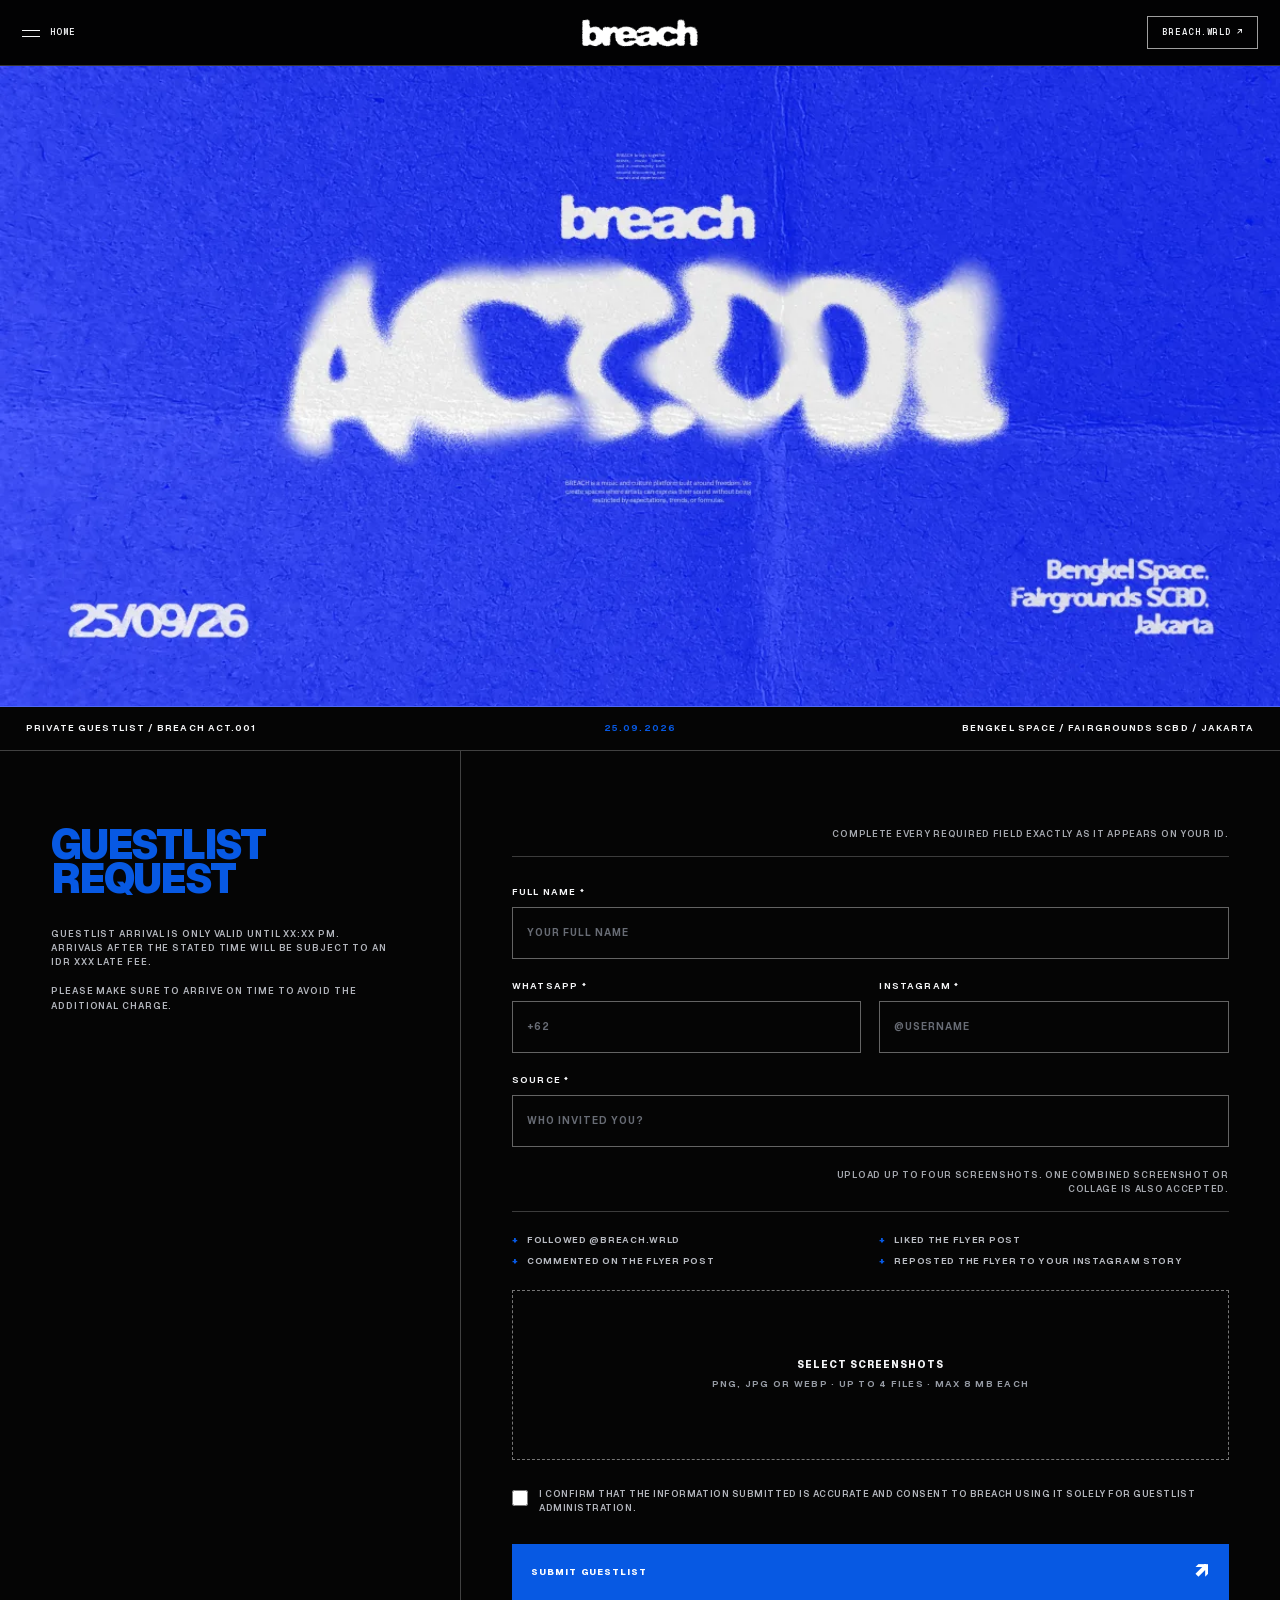
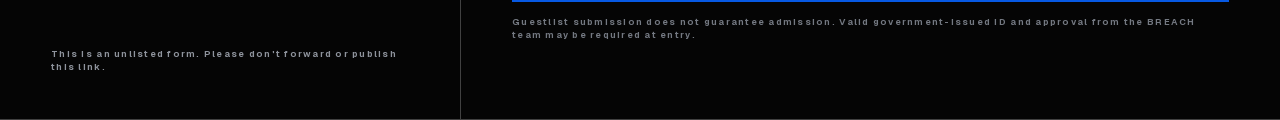
<file: guestlist/act001/a365a7123ad7f377f2888db4d3e2631f/index.html>
<!doctype html>
<html lang="en">
  <head>
    <meta charset="UTF-8" />
    <meta name="viewport" content="width=device-width, initial-scale=1.0" />
    <meta name="theme-color" content="#000000" />
    <meta name="description" content="BREACH ACT.001 private guestlist submission." /><meta name="robots" content="noindex,nofollow,noarchive" />
    <link rel="icon" type="image/png" href="/assets/brand/breach-logo-blue-favicon.png" />
    <title>BREACH Guestlist</title>
    <script type="module" crossorigin src="/assets/index-JDYqtS2O.js"></script>
    <style data-inline-styles>/*! tailwindcss v4.2.1 | MIT License | https://tailwindcss.com */
@layer properties{@supports (((-webkit-hyphens:none)) and (not (margin-trim:inline))) or ((-moz-orient:inline) and (not (color:rgb(from red r g b)))){*,:before,:after,::backdrop{--tw-scale-x:1;--tw-scale-y:1;--tw-scale-z:1;--tw-rotate-x:initial;--tw-rotate-y:initial;--tw-rotate-z:initial;--tw-skew-x:initial;--tw-skew-y:initial;--tw-pan-x:initial;--tw-pan-y:initial;--tw-pinch-zoom:initial;--tw-space-y-reverse:0;--tw-space-x-reverse:0;--tw-divide-x-reverse:0;--tw-border-style:solid;--tw-divide-y-reverse:0;--tw-ordinal:initial;--tw-slashed-zero:initial;--tw-numeric-figure:initial;--tw-numeric-spacing:initial;--tw-numeric-fraction:initial;--tw-shadow:0 0 #0000;--tw-shadow-color:initial;--tw-shadow-alpha:100%;--tw-inset-shadow:0 0 #0000;--tw-inset-shadow-color:initial;--tw-inset-shadow-alpha:100%;--tw-ring-color:initial;--tw-ring-shadow:0 0 #0000;--tw-inset-ring-color:initial;--tw-inset-ring-shadow:0 0 #0000;--tw-ring-inset:initial;--tw-ring-offset-width:0px;--tw-ring-offset-color:#fff;--tw-ring-offset-shadow:0 0 #0000;--tw-blur:initial;--tw-brightness:initial;--tw-contrast:initial;--tw-grayscale:initial;--tw-hue-rotate:initial;--tw-invert:initial;--tw-opacity:initial;--tw-saturate:initial;--tw-sepia:initial;--tw-drop-shadow:initial;--tw-drop-shadow-color:initial;--tw-drop-shadow-alpha:100%;--tw-drop-shadow-size:initial;--tw-backdrop-blur:initial;--tw-backdrop-brightness:initial;--tw-backdrop-contrast:initial;--tw-backdrop-grayscale:initial;--tw-backdrop-hue-rotate:initial;--tw-backdrop-invert:initial;--tw-backdrop-opacity:initial;--tw-backdrop-saturate:initial;--tw-backdrop-sepia:initial;--tw-ease:initial}}}@layer theme{:root,:host{--font-sans:ui-sans-serif, system-ui, sans-serif, "Apple Color Emoji", "Segoe UI Emoji", "Segoe UI Symbol", "Noto Color Emoji";--font-mono:ui-monospace, SFMono-Regular, Menlo, Monaco, Consolas, "Liberation Mono", "Courier New", monospace;--spacing:.25rem;--ease-in:cubic-bezier(.4, 0, 1, 1);--ease-out:cubic-bezier(0, 0, .2, 1);--ease-in-out:cubic-bezier(.4, 0, .2, 1);--default-transition-duration:.15s;--default-transition-timing-function:cubic-bezier(.4, 0, .2, 1);--default-font-family:var(--font-sans);--default-mono-font-family:var(--font-mono)}}@layer base{*,:after,:before,::backdrop{box-sizing:border-box;border:0 solid;margin:0;padding:0}::file-selector-button{box-sizing:border-box;border:0 solid;margin:0;padding:0}html,:host{-webkit-text-size-adjust:100%;tab-size:4;line-height:1.5;font-family:var(--default-font-family,ui-sans-serif, system-ui, sans-serif, "Apple Color Emoji", "Segoe UI Emoji", "Segoe UI Symbol", "Noto Color Emoji");font-feature-settings:var(--default-font-feature-settings,normal);font-variation-settings:var(--default-font-variation-settings,normal);-webkit-tap-highlight-color:transparent}hr{height:0;color:inherit;border-top-width:1px}abbr:where([title]){-webkit-text-decoration:underline dotted;text-decoration:underline dotted}h1,h2,h3,h4,h5,h6{font-size:inherit;font-weight:inherit}a{color:inherit;-webkit-text-decoration:inherit;-webkit-text-decoration:inherit;-webkit-text-decoration:inherit;-webkit-text-decoration:inherit;text-decoration:inherit}b,strong{font-weight:bolder}code,kbd,samp,pre{font-family:var(--default-mono-font-family,ui-monospace, SFMono-Regular, Menlo, Monaco, Consolas, "Liberation Mono", "Courier New", monospace);font-feature-settings:var(--default-mono-font-feature-settings,normal);font-variation-settings:var(--default-mono-font-variation-settings,normal);font-size:1em}small{font-size:80%}sub,sup{vertical-align:baseline;font-size:75%;line-height:0;position:relative}sub{bottom:-.25em}sup{top:-.5em}table{text-indent:0;border-color:inherit;border-collapse:collapse}:-moz-focusring{outline:auto}progress{vertical-align:baseline}summary{display:list-item}ol,ul,menu{list-style:none}img,svg,video,canvas,audio,iframe,embed,object{vertical-align:middle;display:block}img,video{max-width:100%;height:auto}button,input,select,optgroup,textarea{font:inherit;font-feature-settings:inherit;font-variation-settings:inherit;letter-spacing:inherit;color:inherit;opacity:1;background-color:#0000;border-radius:0}::file-selector-button{font:inherit;font-feature-settings:inherit;font-variation-settings:inherit;letter-spacing:inherit;color:inherit;opacity:1;background-color:#0000;border-radius:0}:where(select:is([multiple],[size])) optgroup{font-weight:bolder}:where(select:is([multiple],[size])) optgroup option{padding-inline-start:20px}::file-selector-button{margin-inline-end:4px}::placeholder{opacity:1}@supports (not ((-webkit-appearance:-apple-pay-button))) or (contain-intrinsic-size:1px){::placeholder{color:currentColor}@supports (color:color-mix(in lab, red, red)){::placeholder{color:color-mix(in oklab, currentcolor 50%, transparent)}}}textarea{resize:vertical}::-webkit-search-decoration{-webkit-appearance:none}::-webkit-date-and-time-value{min-height:1lh;text-align:inherit}::-webkit-datetime-edit{display:inline-flex}::-webkit-datetime-edit-fields-wrapper{padding:0}::-webkit-datetime-edit{padding-block:0}::-webkit-datetime-edit-year-field{padding-block:0}::-webkit-datetime-edit-month-field{padding-block:0}::-webkit-datetime-edit-day-field{padding-block:0}::-webkit-datetime-edit-hour-field{padding-block:0}::-webkit-datetime-edit-minute-field{padding-block:0}::-webkit-datetime-edit-second-field{padding-block:0}::-webkit-datetime-edit-millisecond-field{padding-block:0}::-webkit-datetime-edit-meridiem-field{padding-block:0}::-webkit-calendar-picker-indicator{line-height:1}:-moz-ui-invalid{box-shadow:none}button,input:where([type=button],[type=reset],[type=submit]){appearance:button}::file-selector-button{appearance:button}::-webkit-inner-spin-button{height:auto}::-webkit-outer-spin-button{height:auto}[hidden]:where(:not([hidden=until-found])){display:none!important}}@layer components;@layer utilities{.\@container{container-type:inline-size}.collapse{visibility:collapse}.invisible{visibility:hidden}.visible{visibility:visible}.sr-only{clip-path:inset(50%);white-space:nowrap;border-width:0;width:1px;height:1px;margin:-1px;padding:0;position:absolute;overflow:hidden}.not-sr-only{clip-path:none;white-space:normal;width:auto;height:auto;margin:0;padding:0;position:static;overflow:visible}.absolute{position:absolute}.fixed{position:fixed}.relative{position:relative}.static{position:static}.sticky{position:sticky}.start{inset-inline-start:var(--spacing)}.end{inset-inline-end:var(--spacing)}.isolate{isolation:isolate}.isolation-auto{isolation:auto}.container{width:100%}@media (width>=40rem){.container{max-width:40rem}}@media (width>=48rem){.container{max-width:48rem}}@media (width>=64rem){.container{max-width:64rem}}@media (width>=80rem){.container{max-width:80rem}}@media (width>=96rem){.container{max-width:96rem}}.block{display:block}.contents{display:contents}.flex{display:flex}.flow-root{display:flow-root}.grid{display:grid}.hidden{display:none}.inline{display:inline}.inline-block{display:inline-block}.inline-flex{display:inline-flex}.inline-grid{display:inline-grid}.inline-table{display:inline-table}.list-item{display:list-item}.table{display:table}.table-caption{display:table-caption}.table-cell{display:table-cell}.table-column{display:table-column}.table-column-group{display:table-column-group}.table-footer-group{display:table-footer-group}.table-header-group{display:table-header-group}.table-row{display:table-row}.table-row-group{display:table-row-group}.min-h-screen{min-height:100vh}.w-full{width:100%}.shrink{flex-shrink:1}.grow{flex-grow:1}.border-collapse{border-collapse:collapse}.translate-none{translate:none}.scale-3d{scale:var(--tw-scale-x) var(--tw-scale-y) var(--tw-scale-z)}.transform{transform:var(--tw-rotate-x,) var(--tw-rotate-y,) var(--tw-rotate-z,) var(--tw-skew-x,) var(--tw-skew-y,)}.touch-pinch-zoom{--tw-pinch-zoom:pinch-zoom;touch-action:var(--tw-pan-x,) var(--tw-pan-y,) var(--tw-pinch-zoom,)}.resize{resize:both}.flex-wrap{flex-wrap:wrap}.place-content-center{place-content:center}.gap-2{gap:calc(var(--spacing) * 2)}:where(.space-y-reverse>:not(:last-child)){--tw-space-y-reverse:1}:where(.space-x-reverse>:not(:last-child)){--tw-space-x-reverse:1}:where(.divide-x>:not(:last-child)){--tw-divide-x-reverse:0;border-inline-style:var(--tw-border-style);border-inline-start-width:calc(1px * var(--tw-divide-x-reverse));border-inline-end-width:calc(1px * calc(1 - var(--tw-divide-x-reverse)))}:where(.divide-y>:not(:last-child)){--tw-divide-y-reverse:0;border-bottom-style:var(--tw-border-style);border-top-style:var(--tw-border-style);border-top-width:calc(1px * var(--tw-divide-y-reverse));border-bottom-width:calc(1px * calc(1 - var(--tw-divide-y-reverse)))}:where(.divide-y-reverse>:not(:last-child)){--tw-divide-y-reverse:1}.truncate{text-overflow:ellipsis;white-space:nowrap;overflow:hidden}.rounded-s{border-start-start-radius:.25rem;border-end-start-radius:.25rem}.rounded-ss{border-start-start-radius:.25rem}.rounded-e{border-start-end-radius:.25rem;border-end-end-radius:.25rem}.rounded-se{border-start-end-radius:.25rem}.rounded-ee{border-end-end-radius:.25rem}.rounded-es{border-end-start-radius:.25rem}.rounded-t{border-top-left-radius:.25rem;border-top-right-radius:.25rem}.rounded-l{border-top-left-radius:.25rem;border-bottom-left-radius:.25rem}.rounded-tl{border-top-left-radius:.25rem}.rounded-r{border-top-right-radius:.25rem;border-bottom-right-radius:.25rem}.rounded-tr{border-top-right-radius:.25rem}.rounded-b{border-bottom-right-radius:.25rem;border-bottom-left-radius:.25rem}.rounded-br{border-bottom-right-radius:.25rem}.rounded-bl{border-bottom-left-radius:.25rem}.border{border-style:var(--tw-border-style);border-width:1px}.border-x{border-inline-style:var(--tw-border-style);border-inline-width:1px}.border-y{border-block-style:var(--tw-border-style);border-block-width:1px}.border-s{border-inline-start-style:var(--tw-border-style);border-inline-start-width:1px}.border-e{border-inline-end-style:var(--tw-border-style);border-inline-end-width:1px}.border-bs{border-block-start-style:var(--tw-border-style);border-block-start-width:1px}.border-be{border-block-end-style:var(--tw-border-style);border-block-end-width:1px}.border-t{border-top-style:var(--tw-border-style);border-top-width:1px}.border-r{border-right-style:var(--tw-border-style);border-right-width:1px}.border-b{border-bottom-style:var(--tw-border-style);border-bottom-width:1px}.border-l{border-left-style:var(--tw-border-style);border-left-width:1px}.bg-repeat{background-repeat:repeat}.mask-no-clip{-webkit-mask-clip:no-clip;mask-clip:no-clip}.mask-repeat{-webkit-mask-repeat:repeat;mask-repeat:repeat}.text-wrap{text-wrap:wrap}.text-clip{text-overflow:clip}.text-ellipsis{text-overflow:ellipsis}.capitalize{text-transform:capitalize}.lowercase{text-transform:lowercase}.normal-case{text-transform:none}.uppercase{text-transform:uppercase}.italic{font-style:italic}.not-italic{font-style:normal}.diagonal-fractions{--tw-numeric-fraction:diagonal-fractions;font-variant-numeric:var(--tw-ordinal,) var(--tw-slashed-zero,) var(--tw-numeric-figure,) var(--tw-numeric-spacing,) var(--tw-numeric-fraction,)}.lining-nums{--tw-numeric-figure:lining-nums;font-variant-numeric:var(--tw-ordinal,) var(--tw-slashed-zero,) var(--tw-numeric-figure,) var(--tw-numeric-spacing,) var(--tw-numeric-fraction,)}.oldstyle-nums{--tw-numeric-figure:oldstyle-nums;font-variant-numeric:var(--tw-ordinal,) var(--tw-slashed-zero,) var(--tw-numeric-figure,) var(--tw-numeric-spacing,) var(--tw-numeric-fraction,)}.ordinal{--tw-ordinal:ordinal;font-variant-numeric:var(--tw-ordinal,) var(--tw-slashed-zero,) var(--tw-numeric-figure,) var(--tw-numeric-spacing,) var(--tw-numeric-fraction,)}.proportional-nums{--tw-numeric-spacing:proportional-nums;font-variant-numeric:var(--tw-ordinal,) var(--tw-slashed-zero,) var(--tw-numeric-figure,) var(--tw-numeric-spacing,) var(--tw-numeric-fraction,)}.slashed-zero{--tw-slashed-zero:slashed-zero;font-variant-numeric:var(--tw-ordinal,) var(--tw-slashed-zero,) var(--tw-numeric-figure,) var(--tw-numeric-spacing,) var(--tw-numeric-fraction,)}.stacked-fractions{--tw-numeric-fraction:stacked-fractions;font-variant-numeric:var(--tw-ordinal,) var(--tw-slashed-zero,) var(--tw-numeric-figure,) var(--tw-numeric-spacing,) var(--tw-numeric-fraction,)}.tabular-nums{--tw-numeric-spacing:tabular-nums;font-variant-numeric:var(--tw-ordinal,) var(--tw-slashed-zero,) var(--tw-numeric-figure,) var(--tw-numeric-spacing,) var(--tw-numeric-fraction,)}.normal-nums{font-variant-numeric:normal}.line-through{text-decoration-line:line-through}.no-underline{text-decoration-line:none}.overline{text-decoration-line:overline}.underline{text-decoration-line:underline}.antialiased{-webkit-font-smoothing:antialiased;-moz-osx-font-smoothing:grayscale}.subpixel-antialiased{-webkit-font-smoothing:auto;-moz-osx-font-smoothing:auto}.shadow{--tw-shadow:0 1px 3px 0 var(--tw-shadow-color,#0000001a), 0 1px 2px -1px var(--tw-shadow-color,#0000001a);box-shadow:var(--tw-inset-shadow), var(--tw-inset-ring-shadow), var(--tw-ring-offset-shadow), var(--tw-ring-shadow), var(--tw-shadow)}.inset-ring{--tw-inset-ring-shadow:inset 0 0 0 1px var(--tw-inset-ring-color,currentcolor);box-shadow:var(--tw-inset-shadow), var(--tw-inset-ring-shadow), var(--tw-ring-offset-shadow), var(--tw-ring-shadow), var(--tw-shadow)}.blur{--tw-blur:blur(8px);filter:var(--tw-blur,) var(--tw-brightness,) var(--tw-contrast,) var(--tw-grayscale,) var(--tw-hue-rotate,) var(--tw-invert,) var(--tw-saturate,) var(--tw-sepia,) var(--tw-drop-shadow,)}.drop-shadow{--tw-drop-shadow-size:drop-shadow(0 1px 2px var(--tw-drop-shadow-color,#0000001a)) drop-shadow(0 1px 1px var(--tw-drop-shadow-color,#0000000f));--tw-drop-shadow:drop-shadow(0 1px 2px #0000001a) drop-shadow(0 1px 1px #0000000f);filter:var(--tw-blur,) var(--tw-brightness,) var(--tw-contrast,) var(--tw-grayscale,) var(--tw-hue-rotate,) var(--tw-invert,) var(--tw-saturate,) var(--tw-sepia,) var(--tw-drop-shadow,)}.filter{filter:var(--tw-blur,) var(--tw-brightness,) var(--tw-contrast,) var(--tw-grayscale,) var(--tw-hue-rotate,) var(--tw-invert,) var(--tw-saturate,) var(--tw-sepia,) var(--tw-drop-shadow,)}.backdrop-blur{--tw-backdrop-blur:blur(8px);-webkit-backdrop-filter:var(--tw-backdrop-blur,) var(--tw-backdrop-brightness,) var(--tw-backdrop-contrast,) var(--tw-backdrop-grayscale,) var(--tw-backdrop-hue-rotate,) var(--tw-backdrop-invert,) var(--tw-backdrop-opacity,) var(--tw-backdrop-saturate,) var(--tw-backdrop-sepia,);backdrop-filter:var(--tw-backdrop-blur,) var(--tw-backdrop-brightness,) var(--tw-backdrop-contrast,) var(--tw-backdrop-grayscale,) var(--tw-backdrop-hue-rotate,) var(--tw-backdrop-invert,) var(--tw-backdrop-opacity,) var(--tw-backdrop-saturate,) var(--tw-backdrop-sepia,)}.backdrop-grayscale{--tw-backdrop-grayscale:grayscale(100%);-webkit-backdrop-filter:var(--tw-backdrop-blur,) var(--tw-backdrop-brightness,) var(--tw-backdrop-contrast,) var(--tw-backdrop-grayscale,) var(--tw-backdrop-hue-rotate,) var(--tw-backdrop-invert,) var(--tw-backdrop-opacity,) var(--tw-backdrop-saturate,) var(--tw-backdrop-sepia,);backdrop-filter:var(--tw-backdrop-blur,) var(--tw-backdrop-brightness,) var(--tw-backdrop-contrast,) var(--tw-backdrop-grayscale,) var(--tw-backdrop-hue-rotate,) var(--tw-backdrop-invert,) var(--tw-backdrop-opacity,) var(--tw-backdrop-saturate,) var(--tw-backdrop-sepia,)}.backdrop-invert{--tw-backdrop-invert:invert(100%);-webkit-backdrop-filter:var(--tw-backdrop-blur,) var(--tw-backdrop-brightness,) var(--tw-backdrop-contrast,) var(--tw-backdrop-grayscale,) var(--tw-backdrop-hue-rotate,) var(--tw-backdrop-invert,) var(--tw-backdrop-opacity,) var(--tw-backdrop-saturate,) var(--tw-backdrop-sepia,);backdrop-filter:var(--tw-backdrop-blur,) var(--tw-backdrop-brightness,) var(--tw-backdrop-contrast,) var(--tw-backdrop-grayscale,) var(--tw-backdrop-hue-rotate,) var(--tw-backdrop-invert,) var(--tw-backdrop-opacity,) var(--tw-backdrop-saturate,) var(--tw-backdrop-sepia,)}.backdrop-sepia{--tw-backdrop-sepia:sepia(100%);-webkit-backdrop-filter:var(--tw-backdrop-blur,) var(--tw-backdrop-brightness,) var(--tw-backdrop-contrast,) var(--tw-backdrop-grayscale,) var(--tw-backdrop-hue-rotate,) var(--tw-backdrop-invert,) var(--tw-backdrop-opacity,) var(--tw-backdrop-saturate,) var(--tw-backdrop-sepia,);backdrop-filter:var(--tw-backdrop-blur,) var(--tw-backdrop-brightness,) var(--tw-backdrop-contrast,) var(--tw-backdrop-grayscale,) var(--tw-backdrop-hue-rotate,) var(--tw-backdrop-invert,) var(--tw-backdrop-opacity,) var(--tw-backdrop-saturate,) var(--tw-backdrop-sepia,)}.backdrop-filter{-webkit-backdrop-filter:var(--tw-backdrop-blur,) var(--tw-backdrop-brightness,) var(--tw-backdrop-contrast,) var(--tw-backdrop-grayscale,) var(--tw-backdrop-hue-rotate,) var(--tw-backdrop-invert,) var(--tw-backdrop-opacity,) var(--tw-backdrop-saturate,) var(--tw-backdrop-sepia,);backdrop-filter:var(--tw-backdrop-blur,) var(--tw-backdrop-brightness,) var(--tw-backdrop-contrast,) var(--tw-backdrop-grayscale,) var(--tw-backdrop-hue-rotate,) var(--tw-backdrop-invert,) var(--tw-backdrop-opacity,) var(--tw-backdrop-saturate,) var(--tw-backdrop-sepia,)}.transition{transition-property:color,background-color,border-color,outline-color,text-decoration-color,fill,stroke,--tw-gradient-from,--tw-gradient-via,--tw-gradient-to,opacity,box-shadow,transform,translate,scale,rotate,filter,-webkit-backdrop-filter,backdrop-filter,display,content-visibility,overlay,pointer-events;transition-timing-function:var(--tw-ease,var(--default-transition-timing-function));transition-duration:var(--tw-duration,var(--default-transition-duration))}.ease-in{--tw-ease:var(--ease-in);transition-timing-function:var(--ease-in)}.ease-in-out{--tw-ease:var(--ease-in-out);transition-timing-function:var(--ease-in-out)}.ease-out{--tw-ease:var(--ease-out);transition-timing-function:var(--ease-out)}:where(.divide-x-reverse>:not(:last-child)){--tw-divide-x-reverse:1}.ring-inset{--tw-ring-inset:inset}}@font-face{font-family:Basement Display;src:url(/assets/fonts/BasementGrotesqueDisplay.woff2)format("woff2");font-weight:900;font-display:swap}@font-face{font-family:Geist Local;src:url(/assets/fonts/GeistVF.woff2)format("woff2");font-weight:100 900;font-display:swap}@font-face{font-family:Mluvka;src:url(/assets/fonts/Mluvka-Regular.woff)format("woff");font-weight:400;font-display:swap}@font-face{font-family:Mluvka;src:url(/assets/fonts/Mluvka-ExtraBold.woff)format("woff");font-weight:800;font-display:swap}:root{--blue:#0759e3;--black:#050505;--white:#f4f5f7;--muted:#9da2ac;--line:#ffffff3d}*{box-sizing:border-box}html{scroll-behavior:smooth;background:#050505}body{color:#f4f5f7;background:#050505;margin:0;font-family:Geist Local,Arial,sans-serif;overflow-x:hidden}button,input,textarea{font:inherit}a{color:inherit;text-decoration:none}img{max-width:100%;display:block}.sr-only{clip:rect(0,0,0,0)!important;white-space:nowrap!important;border:0!important;width:1px!important;height:1px!important;margin:-1px!important;padding:0!important;position:absolute!important;overflow:hidden!important}::selection{background:var(--blue);color:#fff}.concept-index{color:#080808;background:#e9e9e7;min-height:100vh;padding:20px;font-family:Geist Local,Arial,sans-serif;overflow:hidden}.concept-index header,.concept-index footer{letter-spacing:.08em;border-bottom:1px solid #080808;justify-content:space-between;align-items:center;gap:20px;padding-bottom:14px;font-size:10px;display:flex}.concept-index header img{object-fit:cover;width:120px;height:32px;transform:scale(1.45)}.index-intro{max-width:none;padding:13vh 0 8vh}.index-intro span{letter-spacing:.18em;font-size:10px}.index-intro h1{letter-spacing:-.055em;white-space:nowrap;margin:26px 0;font-family:Basement Display,Arial Black,sans-serif;font-size:clamp(34px,9vw,136px);line-height:.77}.index-intro p{max-width:520px;margin:0;font-size:15px;line-height:1.5}.concept-grid{background:#080808;border:1px solid #080808;grid-template-columns:1fr;gap:1px;display:grid}.concept-card{background:#e9e9e7;grid-template-columns:42px 1fr auto;gap:4px 10px;padding:12px 12px 20px;display:grid;position:relative;overflow:hidden}.concept-card>div{aspect-ratio:4/3;background:#111;grid-column:1/-1;margin-bottom:10px;overflow:hidden}.concept-card img{object-fit:cover;filter:grayscale();width:100%;height:100%;transition:filter .5s,transform .8s cubic-bezier(.2,.8,.2,1)}.concept-card i{mix-blend-mode:color;background:linear-gradient(135deg,#0000 35%,#0759e380);position:absolute;inset:0}.concept-card span{padding-top:5px;font-size:11px}.concept-card h2{margin:0;font-family:Mluvka,Arial Black,sans-serif;font-size:clamp(24px,5vw,44px);line-height:.92}.concept-card p{color:#555;grid-column:2/3;margin:8px 0 0;font-size:12px}.concept-card b{color:var(--blue);grid-area:2/3/4;align-self:end;font-size:11px}.concept-card:hover img{filter:grayscale(0);transform:scale(1.04)}.concept-index footer{border-top:1px solid #080808;border-bottom:0;margin-top:70px;padding:18px 0 0}.breach-site{--bg:#050505;--fg:#f4f5f7;--soft:#a8adb8;--panel:#111;--display:"Geist Local",Arial,sans-serif;--body:"Geist Local",Arial,sans-serif;--radius:0px;--accent:#0759e3;background:var(--bg);color:var(--fg);font-family:var(--body);min-height:100vh;position:relative;overflow:hidden}.breach-site:before{content:"";pointer-events:none;z-index:80;border:6px solid var(--accent);opacity:.55;position:fixed;inset:0}.page-progress{height:3px;width:var(--progress,0%);background:var(--accent);z-index:120;transition:width .1s linear;position:fixed;top:0;left:0}.pointer-glow{width:420px;height:420px;transform:translate(calc(var(--mx,50vw) - 50%),calc(var(--my,50vh) - 50%));pointer-events:none;z-index:3;mix-blend-mode:screen;background:radial-gradient(circle,#0759e329,#0000 68%);position:fixed;top:0;left:0}.grain{pointer-events:none;z-index:79;opacity:.12;background-image:url("data:image/svg+xml,%3Csvg viewBox='0 0 180 180' xmlns='http://www.w3.org/2000/svg'%3E%3Cfilter id='n'%3E%3CfeTurbulence type='fractalNoise' baseFrequency='.95' numOctaves='3' stitchTiles='stitch'/%3E%3C/filter%3E%3Crect width='100%25' height='100%25' filter='url(%23n)' opacity='.5'/%3E%3C/svg%3E");animation:.22s steps(2,end) infinite grainShift;position:fixed;inset:-80px}.loader{background:var(--bg);z-index:200;clip-path:inset(0);place-content:center;gap:18px;padding:24px;transition:clip-path .9s cubic-bezier(.77,0,.18,1);display:grid;position:fixed;inset:0}.site-loaded .loader{clip-path:inset(0 0 100%);pointer-events:none}.loader-mark{font-family:var(--display);letter-spacing:-.06em;color:var(--fg);font-size:clamp(46px,14vw,150px);font-weight:900}.loader-track{background:#ffffff2e;height:2px;overflow:hidden}.loader-track i{background:var(--accent);transform-origin:0;width:100%;height:100%;animation:.8s cubic-bezier(.77,0,.18,1) both loadBar;display:block}.loader p{letter-spacing:.14em;margin:0;font-size:9px}.site-nav{z-index:100;border-bottom:1px solid #0000;grid-template-columns:1fr auto;align-items:center;width:100%;height:68px;padding:12px 18px;transition:height .4s,background .4s,border-color .4s,-webkit-backdrop-filter .4s,backdrop-filter .4s;display:grid;position:fixed;top:0;left:0}.has-scrolled .site-nav{border-color:var(--line);-webkit-backdrop-filter:blur(16px);backdrop-filter:blur(16px);background:#050505b8;height:58px}.nav-logo{width:104px;height:32px;display:block;overflow:hidden}.nav-logo img{object-fit:cover;width:100%;height:100%;transform:scale(1.48)}.nav-edition{letter-spacing:.12em;margin:0;font-size:9px;display:none}.menu-toggle{color:inherit;cursor:pointer;letter-spacing:.14em;background:0 0;border:0;grid-template-columns:auto 18px;align-items:center;gap:1px 10px;padding:10px 0;font-size:9px;display:grid}.menu-toggle i{background:currentColor;grid-column:2;width:18px;height:1px}.menu-toggle i:last-child{transform:translateY(-4px)}.site-nav nav{background:var(--bg);z-index:-1;flex-direction:column;justify-content:center;padding:110px 22px 50px;transition:transform .75s cubic-bezier(.77,0,.18,1);display:flex;position:fixed;inset:0;transform:translateY(-102%)}.site-nav nav.is-open{transform:translateY(0)}.site-nav nav a{font-family:var(--display);border-bottom:1px solid var(--line);padding:12px 0;font-size:clamp(34px,11vw,74px);font-weight:800;line-height:1;transition:padding .3s,color .3s}.site-nav nav a small{font:400 9px var(--body);width:35px;color:var(--accent);display:inline-block}.site-nav nav a:hover{color:var(--accent);padding-left:14px}.hero{isolation:isolate;align-items:flex-end;min-height:100svh;padding:94px 18px 68px;display:flex;position:relative;overflow:hidden}.hero-media{z-index:-3;background:#111;position:absolute;inset:0;overflow:hidden}.hero-media:after{content:"";mix-blend-mode:multiply;background:linear-gradient(#00000029,#0000001f 35%,#000000eb 93%),linear-gradient(90deg,#0759e373,#0000 60%);position:absolute;inset:0}.hero-media img{object-fit:cover;filter:grayscale(.7)contrast(1.22)brightness(.72);width:100%;height:115%;transform:translateY(calc(var(--scroll,0) * .08px)) scale(1.04)}.hero-scan{z-index:-1;mix-blend-mode:overlay;pointer-events:none;background:repeating-linear-gradient(0deg,#0000 0 4px,#ffffff09 5px);position:absolute;inset:0}.hero-copy{z-index:2;width:100%;position:relative}.eyebrow,.kicker{letter-spacing:.18em;color:var(--accent);margin:0 0 14px;font-size:9px;font-weight:700}.hero-logo{object-fit:cover;transform-origin:0;width:min(86vw,520px);height:102px;margin-bottom:-18px;margin-left:-2px;transform:translate(-24%)scale(1.48)}.hero h1{font-family:var(--display);letter-spacing:-.055em;text-transform:uppercase;margin:0;font-size:clamp(42px,14vw,108px);font-weight:900;line-height:.83;position:relative}.hero h1 span{opacity:0;transition:transform 1s cubic-bezier(.16,1,.3,1),opacity .7s;display:block;transform:translateY(35px)}.site-loaded .hero h1 span{opacity:1;transform:none}.site-loaded .hero h1 span:nth-child(2){transition-delay:.1s}.hero-meta{border-top:1px solid var(--line);letter-spacing:.08em;grid-template-columns:repeat(3,1fr);gap:8px;margin-top:24px;padding-top:12px;font-size:9px;display:grid}.primary-cta,.event-info>a,.ticket-card a,.contact-form button{border:1px solid var(--accent);background:var(--accent);color:#fff;letter-spacing:.12em;cursor:pointer;justify-content:space-between;align-items:center;gap:20px;width:100%;margin-top:20px;padding:15px 16px;font-size:11px;font-weight:800;transition:color .35s,background .35s,box-shadow .35s,transform .3s;display:flex}.primary-cta:hover,.event-info>a:hover,.ticket-card a:hover,.contact-form button:hover{background:var(--fg);color:var(--bg);box-shadow:0 0 0 5px #0759e333}.scroll-cue{letter-spacing:.14em;writing-mode:vertical-rl;align-items:center;gap:10px;font-size:8px;display:none;position:absolute;bottom:22px;right:18px}.scroll-cue i{background:var(--fg);width:1px;height:60px;animation:1.8s ease-in-out infinite scrollCue}.hero-orbit{display:none}.ticker{border-top:1px solid var(--line);border-bottom:1px solid var(--line);background:var(--accent);color:#fff;overflow:hidden}.ticker div{font-family:var(--display);white-space:nowrap;padding:12px 0;font-size:28px;font-weight:900;line-height:1;animation:24s linear infinite ticker}.content-section{border-bottom:1px solid var(--line);padding:82px 18px;position:relative}.section-index{align-items:center;gap:14px;margin-bottom:54px;display:flex}.section-index span{border:1px solid var(--accent);width:36px;height:36px;color:var(--accent);border-radius:50%;place-items:center;font-size:9px;display:grid}.section-index p{letter-spacing:.15em;margin:0;font-size:10px}[data-reveal]{opacity:0;transition:opacity .85s,transform .85s cubic-bezier(.16,1,.3,1);transform:translateY(48px)}[data-reveal].is-visible{opacity:1;transform:none}.content-section h2{font-family:var(--display);letter-spacing:-.045em;text-transform:uppercase;margin:0;font-size:clamp(40px,12vw,112px);line-height:.88}.about-copy>h2{font-size:clamp(34px,10vw,90px)}.copy-columns{gap:18px;margin:34px 0;display:grid}.copy-columns p,.ticket-intro>p,.contact-copy>p{color:var(--soft);margin:0;font-size:15px;line-height:1.55}.about-frame{aspect-ratio:4/5;border:1px solid var(--line);background:#111;transition:transform .3s;position:relative;overflow:hidden}.about-frame img{object-fit:cover;filter:grayscale()contrast(1.15);width:100%;height:100%;transition:transform .9s,filter .6s}.about-frame:hover img{filter:grayscale(.2);transform:scale(1.035)}.about-frame>div{background:var(--accent);letter-spacing:.12em;justify-content:space-between;padding:10px;font-size:8px;display:flex;position:absolute;bottom:0;left:0;right:0}.event-card{border:1px solid var(--line);background:var(--panel);transition:transform .3s,box-shadow .4s}.event-image{height:52vh;min-height:360px;position:relative;overflow:hidden}.event-image img{object-fit:cover;filter:grayscale(.35)contrast(1.15);width:100%;height:100%;transition:transform 1s}.event-card:hover .event-image img{transform:scale(1.04)}.event-image i{mix-blend-mode:color;background:linear-gradient(#0000 35%,#0759e38c);position:absolute;inset:0}.event-info{padding:28px 18px}.event-info h2{font-size:clamp(58px,17vw,130px)}.event-info dl{border-top:1px solid var(--line);margin:28px 0}.event-info dl div{border-bottom:1px solid var(--line);justify-content:space-between;padding:12px 0;font-size:11px;display:flex}.event-info dt{color:var(--soft)}.event-info dd{margin:0}.event-info>p{color:var(--soft);font-size:14px;line-height:1.5}.lineup{border-top:1px solid var(--line);margin-top:40px;padding-top:18px}.lineup>p{letter-spacing:.14em;font-size:9px}.lineup>div{flex-wrap:wrap;gap:10px;display:flex}.lineup span{font-family:var(--display);color:#0000;-webkit-text-stroke:1px var(--fg);font-size:clamp(30px,9vw,90px);line-height:.9;transition:color .3s}.lineup span:hover{color:var(--accent);-webkit-text-stroke-color:var(--accent)}.gallery-section{padding-left:0;padding-right:0}.gallery-section>.section-index,.gallery-heading{margin-left:18px;margin-right:18px}.gallery-heading{justify-content:space-between;align-items:end;gap:20px;margin-bottom:30px;display:flex}.gallery-heading h2{font-size:clamp(48px,15vw,130px)}.gallery-heading p{letter-spacing:.12em;font-size:9px;display:none}.gallery-rail{scroll-snap-type:x mandatory;overscroll-behavior-inline:contain;cursor:grab;scrollbar-color:var(--accent) transparent;gap:14px;padding:0 18px 30px;display:flex;overflow-x:auto}.gallery-card{scroll-snap-align:center;flex:0 0 80vw;margin:0;transition:transform .3s;position:relative}.gallery-card img{object-fit:cover;filter:grayscale(.6)contrast(1.2);width:100%;height:58vh;min-height:410px;transition:filter .5s,transform .8s}.gallery-card:hover img{filter:grayscale(0);transform:scale(1.02)}.gallery-card figcaption{letter-spacing:.12em;border-top:1px solid var(--line);justify-content:space-between;padding:10px 0;font-size:9px;display:flex}.ticket-intro{max-width:850px}.ticket-intro h2{margin-bottom:28px;font-size:clamp(52px,15vw,135px)}.ticket-grid{grid-template-columns:1fr;gap:12px;margin-top:44px;display:grid}.ticket-card{border:1px solid var(--line);background:var(--panel);padding:20px;transition:transform .3s,background .35s,color .35s}.ticket-card>span{color:var(--accent);font-size:9px}.ticket-card>p{letter-spacing:.14em;margin:34px 0 8px;font-size:10px}.ticket-card h3{font:800 clamp(24px,7.5vw,34px) var(--display);overflow-wrap:anywhere;margin:0}.ticket-card ul{border-top:1px solid var(--line);margin:24px 0 0;padding:24px 0 0;list-style:none}.ticket-card li{color:var(--soft);padding:7px 0;font-size:10px}.ticket-card li:before{content:"+ ";color:var(--accent)}.ticket-note{letter-spacing:.14em;color:var(--soft);margin:20px 0 0;font-size:8px}.faq-wrap>h2{margin-bottom:40px}.faq-wrap details{border-top:1px solid var(--line)}.faq-wrap details:last-child{border-bottom:1px solid var(--line)}.faq-wrap summary{cursor:pointer;grid-template-columns:34px 1fr auto;align-items:center;gap:8px;padding:20px 0;font-size:12px;list-style:none;display:grid}.faq-wrap summary::-webkit-details-marker{display:none}.faq-wrap summary>span{color:var(--accent);font-size:9px}.faq-wrap summary i{font-size:20px;font-style:normal;transition:transform .3s}.faq-wrap details[open] summary i{transform:rotate(45deg)}.faq-wrap details p{max-width:650px;color:var(--soft);margin:0;padding:0 0 22px 42px;font-size:14px;line-height:1.55;animation:.4s both faqIn}.contact-section{background:var(--accent);color:#fff}.contact-section .section-index span{color:#fff;border-color:#fff}.contact-section .kicker,.contact-section .contact-copy>p{color:#fff}.contact-copy h2{font-size:clamp(52px,15vw,140px)}.contact-form{margin-top:48px}.contact-form label{border-top:1px solid #ffffff80;padding:14px 0;display:block}.contact-form label span{letter-spacing:.14em;margin-bottom:8px;font-size:8px;display:block}.contact-form input,.contact-form textarea{color:#fff;resize:none;background:0 0;border:0;outline:0;width:100%;padding:4px 0;font-size:18px}.contact-form input::placeholder,.contact-form textarea::placeholder{color:#ffffff8c}.contact-form button{color:var(--accent);background:#fff;border-color:#fff}.breach-site footer{color:#f4f5f7;background:#050505;padding:60px 18px 24px}.breach-site footer img{object-fit:cover;transform-origin:0;width:80vw;height:130px;transform:scale(1.48)}.breach-site footer>div{border-top:1px solid var(--line);letter-spacing:.12em;justify-content:space-between;padding-top:16px;font-size:9px;display:flex}.breach-site footer>p{color:var(--muted);margin:70px 0 0;font-size:8px}.theme-raw{--display:"Basement Display",Arial Black,sans-serif;--body:"Geist Local",Arial,sans-serif;--panel:#0c0c0c}.theme-raw .hero h1{font-size:clamp(38px,11vw,108px)}.theme-raw .hero h1,.theme-raw .content-section h2{letter-spacing:-.075em}.theme-raw .hero-media img{filter:grayscale()contrast(1.45)brightness(.58)}.theme-raw .primary-cta,.theme-raw .event-info>a,.theme-raw .ticket-card a{background:0 0}.theme-raw .event-card,.theme-raw .ticket-card{background:#050505}.theme-raw .ticket-card:hover{background:var(--accent)}.theme-club{--bg:#d9d9d7;--fg:#090909;--soft:#3b3b3b;--line:#00000052;--panel:#ececea;--display:"Mluvka",Arial Black,sans-serif;--body:"Mluvka",Arial,sans-serif;--radius:0}.theme-club:before{border-width:0}.theme-club .grain{mix-blend-mode:multiply;opacity:.06}.theme-club .site-nav{color:#fff}.theme-club.has-scrolled .site-nav{background:#0759e3eb;border-color:#ffffff59}.theme-club .hero{min-height:92svh}.theme-club .hero-media:after{mix-blend-mode:normal;background:linear-gradient(#00000026,#000000ad),linear-gradient(90deg,#0759e326,#0000)}.theme-club .hero-media img{filter:saturate(.8)contrast(1.1)}.theme-club .hero-copy{color:#fff}.theme-club .hero h1{font-size:clamp(52px,16vw,170px)}.theme-club .ticker{background:#080808}.theme-club .section-index span{background:var(--accent);color:#fff}.theme-club .about-frame img,.theme-club .gallery-card img{filter:saturate(.6)contrast(1.2)}.theme-club .event-card{color:#fff;background:#080808}.theme-club .event-card .event-info>p,.theme-club .event-card dt{color:#bbb}.theme-club .lineup span{-webkit-text-stroke-color:#090909}.theme-club .ticket-card:hover{color:#fff;background:#080808}.theme-club .ticket-card:hover li{color:#bbb}.theme-club .faq-wrap details{border-color:#888}.theme-cinematic{--bg:#0b0c0f;--fg:#fff;--soft:#b7bac2;--line:#ffffff2e;--panel:#14151a;--display:"Mluvka",Arial,sans-serif;--body:"Mluvka",Arial,sans-serif;--radius:28px}.theme-cinematic:before{border:0}.theme-cinematic .hero{border-radius:26px;min-height:calc(100svh - 20px);margin:10px}.theme-cinematic .hero-media{border-radius:26px}.theme-cinematic .hero-media:after{background:radial-gradient(circle at 70% 35%,#0759e31f,#0000 35%),linear-gradient(110deg,#000000db,#00000026 70%)}.theme-cinematic .hero-media img{filter:saturate(1.2)contrast(1.05)brightness(.78)}.theme-cinematic .content-section{border:1px solid var(--line);border-radius:var(--radius);margin:10px;padding:70px 18px}.theme-cinematic .ticker{border-radius:999px;margin:0 10px}.theme-cinematic .event-card,.theme-cinematic .ticket-card,.theme-cinematic .about-frame{border-radius:var(--radius);overflow:hidden}.theme-cinematic .event-info>a,.theme-cinematic .ticket-card a,.theme-cinematic .primary-cta{border-radius:999px}.theme-cinematic .gallery-card img{border-radius:var(--radius)}.theme-cinematic .contact-section{background:linear-gradient(135deg,#0759e3,#0b2c64 70%,#101115)}.theme-grid{--bg:#0d0e10;--fg:#e9edf2;--soft:#8e959f;--line:#e9edf22e;--panel:#131519;--display:"Geist Local",Arial,sans-serif;--body:"Geist Local",Arial,sans-serif}.theme-grid:before{border:1px solid #fff3;margin:8px}.theme-grid .hero,.theme-grid .content-section{background-image:linear-gradient(var(--line) 1px,transparent 1px),linear-gradient(90deg,var(--line) 1px,transparent 1px);background-size:25% 100%,25% 100%}.theme-grid .hero-media{left:25%;right:0}.theme-grid .hero-media:after{background:linear-gradient(90deg,#0d0e10 0%,#0d0e10bf 30%,#0d0e101a 80%),linear-gradient(#0000 62%,#0d0e10)}.theme-grid .hero-media img{filter:grayscale()sepia()saturate(9)hue-rotate(185deg)brightness(.72)contrast(1.18)}.theme-grid .hero h1{letter-spacing:-.06em;font-weight:300}.theme-grid .content-section h2{font-weight:300}.theme-grid .section-index{border:1px solid var(--line);background:var(--bg);width:max-content;padding:8px}.theme-grid .section-index span{background:var(--accent);color:#fff;border-radius:0}.theme-grid .event-card,.theme-grid .ticket-card,.theme-grid .about-frame{box-shadow:8px 8px #0759e347}.theme-grid .ticket-card:hover{box-shadow:14px 14px 0 var(--accent)}.theme-grid .contact-section{background-color:#0759e3;background-image:linear-gradient(#ffffff2b 1px,#0000 1px),linear-gradient(90deg,#ffffff2b 1px,#0000 1px);background-size:25% 100%,25% 100%}@media (width<=1099px){.theme-raw .site-nav nav a{font-size:clamp(28px,9vw,70px)}}@media (width>=760px){.concept-index{padding:28px}.concept-grid{grid-template-columns:repeat(2,1fr)}.site-nav{grid-template-columns:1fr auto auto;gap:28px;padding-left:28px;padding-right:28px}.nav-edition{display:block}.menu-toggle{grid-column:3}.hero{padding:110px 5vw 68px}.hero-copy{max-width:1050px}.hero-logo{height:150px}.primary-cta{max-width:260px}.scroll-cue{display:flex}.content-section{padding:110px 5vw}.section-index{margin-bottom:80px}.about-section{grid-template-columns:100px 1.15fr .85fr;gap:5vw;display:grid}.about-section .section-index{grid-column:1}.about-copy{grid-column:2}.about-frame{grid-area:1/3/3;align-self:center}.copy-columns{grid-template-columns:repeat(2,1fr)}.event-card{grid-template-columns:1.05fr .95fr;display:grid}.event-image{height:auto;min-height:680px}.event-info{padding:5vw}.event-info>a{max-width:250px}.gallery-section>.section-index,.gallery-heading{margin-left:5vw;margin-right:5vw}.gallery-heading p{display:block}.gallery-rail{gap:24px;padding-left:5vw;padding-right:5vw}.gallery-card{flex-basis:46vw}.gallery-card:nth-child(2n){margin-top:80px}.gallery-card img{height:70vh}.ticket-grid{grid-template-columns:repeat(3,1fr)}.ticket-card{flex-direction:column;min-height:430px;padding:26px;display:flex}.ticket-card a{margin-top:auto}.faq-wrap{grid-template-columns:.8fr 1.2fr;gap:8vw;display:grid}.faq-wrap>h2{margin:0}.contact-section{grid-template-columns:100px 1fr 1fr;gap:5vw;display:grid}.contact-section .section-index{grid-column:1}.contact-copy{grid-column:2}.contact-form{grid-column:3;margin:0}.breach-site footer img{width:55vw;height:240px}.breach-site footer{padding:80px 5vw 32px}.theme-cinematic .content-section{margin:18px;padding:100px 5vw}.theme-cinematic .hero{min-height:calc(100svh - 36px);margin:18px}.theme-cinematic .ticker{margin:0 18px}}@media (width>=1100px){.concept-index{padding:34px}.concept-grid{grid-template-columns:repeat(4,1fr)}.concept-card{min-height:500px}.concept-card>div{aspect-ratio:3/4}.site-nav{height:78px}.menu-toggle{display:none}.site-nav nav{z-index:auto;background:0 0;flex-direction:row;justify-content:flex-end;gap:20px;padding:0;display:flex;position:static;transform:none!important}.site-nav nav a{font:500 9px var(--body);border:0;padding:8px 0}.site-nav nav a small{display:none}.site-nav nav a:hover{color:var(--accent);padding-left:0}.nav-edition{grid-column:2}.site-nav nav{grid-column:3}.hero{padding-bottom:55px}.hero-meta{max-width:620px}.hero-orbit{border:1px solid var(--line);letter-spacing:.12em;border-radius:50%;place-items:center;width:170px;height:170px;font-size:8px;animation:14s linear infinite orbit;display:grid;position:absolute;bottom:6vw;right:4vw}.hero-orbit:after{content:"+";color:var(--accent);font-size:30px}.hero-orbit span{text-align:center;width:100%;position:absolute;top:14px}.gallery-card{flex-basis:34vw}.theme-grid .hero-copy{padding-left:2vw}}@media (prefers-reduced-motion:reduce){html{scroll-behavior:auto}*,:before,:after{transition-duration:.001ms!important;animation-duration:.001ms!important;animation-iteration-count:1!important}.pointer-glow,.grain{display:none}[data-reveal]{opacity:1;transform:none}.hero-media img{transform:none!important}}@keyframes loadBar{0%{transform:scaleX(0)}to{transform:scaleX(1)}}@keyframes ticker{to{transform:translate(-50%)}}@keyframes scrollCue{0%,to{transform-origin:top;transform:scaleY(.15)}50%{transform-origin:top;transform:scaleY(1)}}@keyframes grainShift{0%{transform:translate(0)}25%{transform:translate(2%,-1%)}50%{transform:translate(-1%,2%)}75%{transform:translate(1%,1%)}to{transform:translate(0)}}@keyframes orbit{to{transform:rotate(360deg)}}@keyframes faqIn{0%{opacity:0;transform:translateY(-8px)}to{opacity:1;transform:none}}@font-face{font-family:Basement Black;src:url(/assets/fonts/BasementGrotesqueBlack.woff2)format("woff2");font-weight:800;font-display:swap}@font-face{font-family:Geist Mono Local;src:url(/assets/fonts/GeistMonoVF.woff2)format("woff2");font-weight:100 900;font-display:swap}.clone{--signal:#0759e3;min-height:100vh;overflow:hidden}.clone *{box-sizing:border-box}.clone a{transition:opacity .25s,background .25s,color .25s,transform .25s}.clone a:hover{opacity:.65}.clone-reveal{opacity:0;transition:opacity .8s,transform .8s cubic-bezier(.2,.8,.2,1);transform:translateY(28px)}.clone-visible{opacity:1;transform:none}.clone-nav{z-index:50;-webkit-backdrop-filter:blur(14px);backdrop-filter:blur(14px);letter-spacing:.08em;background:#050505db;border-bottom:1px solid;grid-template-columns:auto 1fr auto;align-items:center;min-height:50px;padding:0 18px;font-size:9px;display:grid;position:sticky;top:0}.clone-nav>div{justify-content:center;gap:18px;display:flex}.clone-mark{letter-spacing:-.04em;font-size:20px;font-weight:800}.clone-exit{font-size:8px}.clone-raw{color:#f2f2f2;background:#050505;padding:0 12px;font-family:Geist Local,Arial,sans-serif}.clone-raw .clone-nav{color:#fff;margin:0 -12px;padding-left:14px;padding-right:14px;top:31px}.raw-top{border-bottom:1px solid #444;grid-template-columns:1fr 1fr 1fr;align-items:center;height:32px;font:500 7px/1.05 Geist Mono Local,monospace;display:grid}.raw-top span:nth-child(2){text-align:center}.raw-top a{text-align:right}.raw-hero{border-bottom:1px solid #333;height:43vw;min-height:360px;max-height:660px;position:relative;overflow:hidden}.raw-hero>img{object-fit:cover;filter:grayscale()contrast(1.35)brightness(.48);width:100%;height:100%}.raw-hero:after{content:"";background:linear-gradient(#0000000d,#00000080);position:absolute;inset:0}.raw-hero>p{z-index:2;margin:0;font-size:14px;position:absolute;top:10px}.raw-hero>p:nth-of-type(2){right:0}.raw-room{z-index:3;letter-spacing:-.08em;color:#c8c8c8;text-shadow:0 6px #000;font:800 clamp(56px,11vw,170px)/.8 Basement Black;position:absolute;top:15%;left:8%;transform:rotate(-5deg)}.raw-title{text-align:center;padding:4vh 0 8vh;position:relative}.raw-title h1{color:var(--signal);letter-spacing:-.08em;white-space:nowrap;margin:0;font:900 clamp(64px,17.4vw,280px)/.72 Basement Display,Impact,sans-serif}.raw-title p{max-width:390px;margin:9vh auto 0;font:500 9px/1.2 Geist Mono Local}.raw-logos{text-align:center;color:#bcbcbc;grid-template-columns:repeat(6,1fr);align-items:center;gap:20px;padding:18px 2vw 44px;font:800 clamp(14px,2.2vw,32px)/1 Basement Black;display:grid}.raw-about>h2{max-width:1200px;margin:0;font-size:clamp(24px,3.1vw,50px);font-weight:400;line-height:1.02}.raw-statement{text-align:right;margin:-.1em 2vw 10px auto;font-size:clamp(24px,3.1vw,50px);line-height:1.02}.raw-objective{width:72%;height:66vw;min-height:540px;max-height:880px;margin-top:0;position:relative;overflow:hidden}.raw-objective>img{object-fit:cover;filter:grayscale()contrast(1.22);width:100%;height:100%}.raw-objective>a{border:1px solid #fff;border-radius:50%;padding:16px 70px;font-size:9px;position:absolute;top:35%;right:8%}.raw-objective>div{gap:7px;display:flex;position:absolute;bottom:3%;right:1%}.raw-objective>div:before{content:"001";align-self:start;font-size:7px}.raw-objective>div img{object-fit:cover;filter:grayscale();width:58px;height:44px}.raw-objective>div img:first-of-type{outline:7px solid var(--signal)}.raw-events,.raw-tickets,.raw-faq{border-top:1px solid #333;padding:100px 2vw}.raw-events>p{font:8px Geist Mono Local}.raw-events>h2,.raw-tickets>h2,.raw-contact h2{letter-spacing:-.075em;color:var(--signal);margin:28px 0;font:900 clamp(68px,14vw,220px)/.72 Basement Display}.raw-event-grid{grid-template-columns:1.4fr .6fr;min-height:610px;display:grid}.raw-event-grid img{object-fit:cover;filter:grayscale()contrast(1.3);width:100%;height:100%}.raw-event-grid>div{border:1px solid #555;flex-direction:column;padding:24px;display:flex}.raw-event-grid span{border-bottom:1px solid #444;padding:18px 0;font-size:13px}.raw-event-grid a{background:var(--signal);margin-top:auto;padding:20px;font-weight:800}.raw-gallery{border-top:1px solid #333;grid-template-columns:repeat(12,1fr);gap:14px;padding:80px 0;display:grid}.raw-gallery>div{color:var(--signal);white-space:nowrap;grid-column:1/-1;font:900 clamp(34px,7vw,105px)/.8 Basement Display;overflow:hidden}.raw-gallery figure{grid-column:span 4;margin:0}.raw-gallery>figure:nth-of-type(2n){transform:translateY(80px)}.raw-gallery img{object-fit:cover;filter:grayscale();width:100%;height:62vh;min-height:460px;transition:filter .4s}.raw-gallery figure:hover img{filter:grayscale(0)}.raw-gallery figcaption{padding:8px 0;font:8px Geist Mono Local}.raw-tickets>div{border:1px solid #666;grid-template-columns:repeat(3,1fr);display:grid}.raw-tickets article{border-right:1px solid #666;flex-direction:column;min-height:360px;padding:18px;display:flex}.raw-tickets article:last-child{border:0}.raw-tickets article>span{font:9px Geist Mono Local}.raw-tickets h3{margin:80px 0 10px;font:800 clamp(26px,3vw,52px)/.9 Basement Black}.raw-tickets article p{margin:0;font-size:28px}.raw-tickets article a{border:1px solid var(--signal);color:var(--signal);margin-top:auto;padding:14px}.raw-faq h2{color:var(--signal);margin:0 0 50px;font:900 clamp(46px,9vw,130px)/.8 Basement Display}.raw-faq details{border-top:1px solid #555}.raw-faq details:last-child{border-bottom:1px solid #555}.raw-faq summary{justify-content:space-between;padding:22px 0;font-size:18px;list-style:none;display:flex}.raw-faq details p{color:#aaa;max-width:600px}.raw-contact{flex-direction:column;justify-content:center;align-items:flex-start;min-height:85vh;padding:100px 2vw;display:flex}.raw-contact>p{font:9px Geist Mono Local}.raw-contact>a{border:1px solid #fff;border-radius:50%;padding:24px 60px}.raw-footer{border-top:1px solid #444;justify-content:space-between;align-items:flex-end;padding:30px 0;font-size:9px;display:flex}.raw-footer b{font:800 44px Basement Black}.clone-club{color:#090909;background:#b8b8b8;padding:5vw;font-family:Mluvka,Arial,sans-serif}.club-sheet{background:#e8ecee;max-width:1120px;margin:auto;box-shadow:0 40px 100px #00000040}.clone-club .clone-nav{color:#090909;background:#e8eceee6}.club-header{grid-template-columns:1fr auto auto;align-items:center;gap:50px;height:58px;padding:0 18px;font-size:8px;display:grid}.club-header b{font-size:16px}.club-hero{border-bottom:2px solid #070707;height:530px;position:relative;overflow:hidden}.club-reference-crop{filter:saturate(.9);background-image:url(/assets/references/club-reference.jpg);background-position:top;background-size:100%;position:absolute;inset:0}.club-hero:after{content:"";background:linear-gradient(#0000 20%,#e9edf00d 65%,#e9edf08c);position:absolute;inset:0}.club-hero>p{z-index:2;font-size:14px;position:absolute;top:34%;left:50%;transform:translate(-50%)}.club-hero h1{z-index:3;letter-spacing:-.085em;text-align:center;margin:0;font:800 clamp(80px,15vw,215px)/.65 Mluvka;position:absolute;bottom:48px;left:1%;right:1%}.club-hero h1 span{color:var(--signal)}.club-hero small{z-index:4;text-align:center;width:100%;font-size:9px;position:absolute;bottom:18px;left:0}.club-values{color:#f3f3f3;background:#070707;min-height:340px;padding:38px 22px;position:relative}.club-values article{grid-template-columns:65px 1fr;align-items:center;display:grid}.club-values article span{font-size:16px}.club-values h2{letter-spacing:-.055em;color:#777;margin:0;font:800 clamp(48px,8vw,110px)/.8 Mluvka}.club-values p{grid-column:2;font-size:10px}.club-scribble{font-size:92px;font-weight:200;position:absolute;top:35%;right:9%;transform:rotate(-18deg)}.club-lineup{color:#f4f4f4;background:#070707;padding:0 22px 34px;position:relative}.club-lineup>p{margin:0}.club-lineup>h2{letter-spacing:-.05em;color:#fff;margin:0;font:800 clamp(42px,7vw,98px)/.8 Mluvka}.club-lineup>button{color:#fff;background:0 0;border:1px solid #f4f4f4;border-radius:20px;padding:5px 15px;position:absolute;top:20px;left:41%}.club-lineup>div{flex-wrap:wrap;justify-content:space-between;margin-top:24px;display:flex}.club-lineup span{color:#858585;font:800 clamp(25px,4.5vw,65px)/.7 Mluvka}.club-photo{height:540px;position:relative;overflow:hidden}.club-photo img{object-fit:cover;filter:saturate(.7);width:100%;height:100%}.club-photo b{letter-spacing:-.08em;color:var(--signal);font:800 170px/.7 Mluvka;position:absolute;bottom:-24px;left:0}.club-editorial,.club-ticketing,.club-faq,.club-contact{padding:70px 24px}.club-editorial>p,.club-ticketing>p,.club-faq>p,.club-contact>p{letter-spacing:.1em;font-size:9px}.club-editorial h2,.club-ticketing h2,.club-contact h2{letter-spacing:-.065em;margin:25px 0;font:800 clamp(55px,10vw,132px)/.78 Mluvka}.club-editorial>div{grid-template-columns:1.2fr .8fr 1fr;gap:9px;display:grid}.club-editorial figure{margin:0}.club-editorial figure:nth-child(2){margin-top:80px}.club-editorial img{object-fit:cover;filter:grayscale(.5);width:100%;height:430px}.club-editorial figcaption{padding:7px 0;font-size:8px}.club-ticketing{color:#fff;background:#090909}.club-ticketing>a{border-top:1px solid #555;grid-template-columns:45px 1fr auto 22px;align-items:center;gap:12px;padding:22px 0;display:grid}.club-ticketing>a:last-child{border-bottom:1px solid #555}.club-ticketing>a b{font-size:28px}.club-ticketing>a em{font-style:normal}.club-faq{background:#c7c7c7}.club-faq details{border-top:2px solid #111}.club-faq summary{justify-content:space-between;padding:24px 0;font-size:20px;list-style:none;display:flex}.club-faq details p{max-width:560px}.club-contact{background:var(--signal);color:#fff;min-height:620px}.club-contact a{border:2px solid #fff;border-radius:50%;padding:25px 60px;display:inline-block}.club-footer{color:#fff;background:#090909;justify-content:space-between;align-items:flex-end;padding:28px 22px;font-size:9px;display:flex}.club-footer b{font:800 50px Mluvka}.clone-cinematic{color:#fff;isolation:isolate;background:#0c0c0d;padding:8vh 5vw;font-family:Mluvka,Arial,sans-serif;position:relative}.cinematic-backdrop{z-index:-1;opacity:.65;height:780px;position:absolute;top:0;left:0;right:0;overflow:hidden}.cinematic-backdrop:after{content:"";background:linear-gradient(#0000,#0c0c0d);position:absolute;inset:0}.cinematic-backdrop img{object-fit:cover;object-position:top;filter:grayscale()brightness(.55);width:100%;height:100%}.clone-cinematic .clone-nav{background:#0d0d0ed1;border-color:#333;border-radius:999px;max-width:1180px;margin:0 auto 44px}.cin-card{background:#151515;border-radius:38px;max-width:1180px;margin:auto;overflow:hidden}.cin-hero{min-height:690px;padding:24px;position:relative}.cin-hero>img{object-fit:cover;z-index:0;width:100%;height:100%;position:absolute;inset:0}.cin-hero:after{content:"";z-index:1;background:linear-gradient(90deg,#06060659,#0000 50%,#0707076b);position:absolute;inset:0}.cin-hero header,.cin-left,.cin-right,.cin-services{z-index:2;position:relative}.cin-hero header{justify-content:space-between;align-items:center;display:flex}.cin-hero header b{font-size:18px}.cin-hero header nav{align-items:center;gap:24px;font-size:10px;display:flex}.cin-hero header nav a:last-child{color:#111;background:#fff;border-radius:999px;padding:6px 7px 6px 17px}.cin-hero header nav i,.cin-about i,.cin-tickets i,.cin-contact i{background:var(--signal);color:#fff;border-radius:50%;place-items:center;width:28px;height:28px;margin-left:8px;font-style:normal;display:inline-grid}.cin-left{position:absolute;top:25%;left:24px}.cin-left p{font-size:20px}.cin-left h1{letter-spacing:-.065em;margin:12px 0;font:700 clamp(72px,10vw,142px)/.78 Mluvka}.cin-right{width:33%;position:absolute;top:34%;right:24px}.cin-right h2{margin:0;font-size:28px;line-height:1}.cin-right p{font:11px/1.5 Inter,Geist Local,sans-serif}.cin-services{grid-template-columns:repeat(4,1fr);gap:20px;display:grid;position:absolute;bottom:22px;left:24px;right:24px}.cin-services span{font-size:10px}.cin-services b{color:var(--signal);margin-bottom:9px;display:block}.cin-partners{background:#151515;border-radius:0 0 38px 38px;grid-template-columns:1.2fr repeat(4,1fr);align-items:center;gap:30px;max-width:1180px;margin:auto;padding:42px 24px;display:grid}.cin-partners p{font:9px/1.2 Inter,Geist Local}.cin-partners span{font-size:17px;font-weight:700}.cin-about,.cin-events,.cin-gallery,.cin-tickets,.cin-faq,.cin-contact{max-width:1180px;margin:120px auto 0}.cin-about{grid-template-columns:1fr 1fr;gap:11vw;display:grid}.cin-about>div>p:first-child,.cin-section-head p,.cin-gallery>p,.cin-tickets>p{color:#ff5e00;font-size:13px}.cin-about h2,.cin-section-head h2,.cin-tickets>h2,.cin-contact h2{letter-spacing:-.045em;margin:20px 0;font:700 clamp(48px,7vw,94px)/.9 Mluvka}.cin-about h3{margin:30px 0;font-size:30px;line-height:1.05}.cin-about>div>p{color:#888}.cin-about a,.cin-tickets a,.cin-contact a{border:1px solid #444;border-radius:999px;align-items:center;margin-top:20px;padding:7px 8px 7px 18px;display:inline-flex}.cin-events{grid-template-columns:repeat(2,1fr);gap:20px;display:grid}.cin-section-head{grid-column:1/-1;margin-bottom:40px}.cin-events article{background:#171717;border-radius:26px;padding:12px;position:relative;overflow:hidden}.cin-events article:nth-of-type(2){margin-top:100px}.cin-events img{object-fit:cover;border-radius:19px;width:100%;height:540px}.cin-events article span{color:#777;margin-top:16px;display:block}.cin-events h3{margin:5px 0;font-size:34px}.cin-events article p{color:#777;font-size:10px}.cin-gallery h2{white-space:nowrap;font:700 clamp(44px,7vw,92px)/.9 Mluvka;transform:translate(-5vw)}.cin-gallery>div{gap:12px;padding-bottom:20px;display:flex;overflow:auto}.cin-gallery img{object-fit:cover;border-radius:24px;flex:0 0 42%;width:42%;height:540px}.cin-tickets>div{grid-template-columns:repeat(3,1fr);gap:12px;display:grid}.cin-tickets article{background:#171717;border:1px solid #2f2f2f;border-radius:26px;flex-direction:column;min-height:380px;padding:22px;display:flex}.cin-tickets article>span{color:#777}.cin-tickets h3{margin:80px 0 10px;font-size:28px}.cin-tickets article>b{font-size:30px}.cin-tickets article a{margin-top:auto}.cin-faq{grid-template-columns:.7fr 1.3fr;gap:80px;display:grid}.cin-faq h2{font-size:56px}.cin-faq details{border-top:1px solid #444;grid-column:2}.cin-faq h2+details{grid-row:1}.cin-faq summary{justify-content:space-between;padding:22px 0;list-style:none;display:flex}.cin-faq details p{color:#888}.cin-contact{background:linear-gradient(135deg,#ff5e00,#6d1111);border-radius:38px;min-height:550px;padding:50px}.cin-contact>p{font-size:16px}.cin-footer{color:#888;justify-content:space-between;align-items:flex-end;max-width:1180px;margin:20px auto 0;padding:60px 10px 20px;font-size:10px;display:flex}.cin-footer b{color:#1f1f1f;font:700 clamp(48px,9vw,120px)/.8 Mluvka}.clone-grid{color:#eee;background:#101011;font-family:Geist Local,Arial,sans-serif}.clone-grid .clone-nav{background:#0f0f10b8;border-color:#474747}.grid-hero{color:#fff;background:#bbb;height:calc(100vh - 50px);min-height:650px;position:relative;overflow:hidden}.grid-hero video{object-fit:cover;filter:contrast(1.05);width:100%;height:100%;position:absolute;inset:0}.grid-hero:after{content:"";background:#00000008;position:absolute;inset:0}.grid-lines{z-index:2;background-image:linear-gradient(#ffffff42 1px,#0000 1px),linear-gradient(90deg,#ffffff3d 1px,#0000 1px);background-size:100% 25%,25% 100%;position:absolute;inset:0}.grid-hero>header{z-index:3;gap:80px;padding:18px 3vw;font-size:9px;display:flex;position:absolute;top:0;left:0;right:0}.grid-lock{z-index:3;position:absolute;top:48%;left:37%;transform:translateY(-50%)}.grid-lock small{margin:0 0 -6px -80px;display:block}.grid-lock h1{letter-spacing:-.075em;margin:0;font:400 clamp(56px,7vw,110px)/.8 Geist Local}.grid-hero>footer{z-index:3;border-top:1px solid #fff6;grid-template-columns:repeat(4,1fr);display:grid;position:absolute;bottom:0;left:0;right:0}.grid-hero>footer>*{border-right:1px solid #fff6;padding:18px;font-size:9px}.grid-about,.grid-events,.grid-gallery,.grid-tickets,.grid-faq,.grid-contact{background-image:linear-gradient(#333 1px,#0000 1px),linear-gradient(90deg,#333 1px,#0000 1px);background-size:100% 25%,25% 100%;border-bottom:1px solid #3b3b3b;padding:100px 5vw}.grid-kicker{margin-bottom:70px;font:9px Geist Mono Local}.grid-about>h2,.grid-events>h2,.grid-gallery>h2,.grid-tickets>h2,.grid-contact h2{letter-spacing:-.075em;margin:0;font-size:clamp(64px,10vw,154px);font-weight:300;line-height:.82}.grid-about>p{max-width:390px;margin:100px 0 35px;font-size:15px;line-height:1.45}.grid-cards{grid-template-columns:repeat(2,1fr);gap:32px;margin-left:30%;display:grid}.grid-cards article{border-top:1px solid #777;padding-top:12px;position:relative}.grid-cards img{object-fit:cover;width:100%;height:500px}.grid-cards span{color:#9cff67;font-size:50px;position:absolute;top:24px;right:18px}.grid-cards b{padding:12px 0;font-size:10px;display:block}.grid-events>h2{text-align:center;margin-bottom:90px}.grid-event{border:1px solid #555;grid-template-columns:1.2fr .8fr;display:grid}.grid-event>img{object-fit:cover;width:100%;height:620px}.grid-event>div{flex-direction:column;padding:30px;display:flex}.grid-event>div span{font-size:14px}.grid-event>div b{margin:70px 0 0;font-size:60px;font-weight:300}.grid-event>div p{color:#999}.grid-event>div a{border-top:1px solid #666;margin-top:auto;padding-top:18px}.grid-gallery>div{grid-template-columns:repeat(4,1fr);margin-top:90px;display:grid}.grid-gallery figure{border:1px solid #555;margin:0;padding:8px}.grid-gallery img{object-fit:cover;filter:grayscale(.6)sepia(.2);width:100%;height:490px}.grid-gallery figcaption{padding:10px 2px;font:8px Geist Mono Local}.grid-tickets>a{border-top:1px solid #777;grid-template-columns:80px 1fr auto 30px;align-items:center;padding:25px 0;display:grid}.grid-tickets>a:last-child{border-bottom:1px solid #777}.grid-tickets>a b{font-size:36px;font-weight:300}.grid-tickets>a em{color:#9cff67;font-style:normal}.grid-faq{grid-template-columns:1fr 2fr;display:grid}.grid-faq .grid-kicker{grid-column:1}.grid-faq details{border-top:1px solid #777;grid-column:2}.grid-faq summary{justify-content:space-between;padding:24px 0;font:16px Geist Mono Local;list-style:none;display:flex}.grid-faq details p{color:#999;max-width:500px}.grid-contact{min-height:680px}.grid-contact a{border:1px solid #fff;border-radius:50%;margin-top:80px;padding:28px 65px;display:inline-block}.grid-footer{grid-template-columns:1fr 1fr 1fr;padding:30px 5vw;font:9px Geist Mono Local;display:grid}.grid-footer span:nth-child(2){text-align:center}.grid-footer a{text-align:right}@media (width<=760px){.clone-nav{grid-template-columns:1fr auto;min-height:46px}.clone-nav>div{display:none}.clone-exit{font-size:7px}.clone-raw{padding:0 8px}.clone-raw .clone-nav{margin:0 -8px;top:30px}.raw-top{font-size:6px}.raw-hero{height:70vh}.raw-hero>p{font-size:9px}.raw-hero>p:nth-of-type(2){top:28px;left:0}.raw-room{top:27%}.raw-title{padding-top:7vh}.raw-title h1{font-size:20vw}.raw-logos{grid-template-columns:repeat(3,1fr)}.raw-about>h2,.raw-statement{font-size:26px}.raw-statement{text-align:left;margin-top:5px}.raw-objective{width:100%;height:135vw;min-height:0}.raw-objective>a{padding:13px 35px;right:4%}.raw-objective>div img{width:40px;height:32px}.raw-event-grid{grid-template-columns:1fr}.raw-event-grid img{height:55vh}.raw-gallery figure{grid-column:span 12}.raw-gallery figure:nth-of-type(2n){transform:none}.raw-gallery img{height:60vh}.raw-tickets>div{grid-template-columns:1fr}.raw-tickets article{border-bottom:1px solid #666;border-right:0}.raw-contact{min-height:70vh}.raw-contact>a{padding:18px 32px}.clone-club{padding:0}.club-sheet{width:100%}.club-header{grid-template-columns:1fr auto;gap:10px}.club-header span{display:none}.club-hero{height:62vh;min-height:500px}.club-reference-crop{background-position:top;background-size:auto 100%}.club-hero h1{font-size:21vw;bottom:100px}.club-hero>p{white-space:nowrap}.club-values article{grid-template-columns:40px 1fr}.club-values h2{font-size:11vw}.club-scribble{display:none}.club-lineup span{font-size:8.3vw}.club-photo{height:65vh}.club-editorial>div{grid-template-columns:1fr}.club-editorial figure:nth-child(2){margin-top:0}.club-ticketing>a{grid-template-columns:34px 1fr 22px}.club-ticketing>a em{display:none}.club-footer b{font-size:32px}.clone-cinematic{padding:30px 10px}.cinematic-backdrop{height:530px}.clone-cinematic .clone-nav{margin-bottom:16px}.cin-hero{border-radius:25px;min-height:720px;padding:15px}.cin-hero header nav a:not(:last-child){display:none}.cin-left{top:21%;left:15px}.cin-left h1{font-size:18vw}.cin-right{width:auto;inset:auto 15px 155px}.cin-services{grid-template-columns:repeat(2,1fr);gap:12px;bottom:14px;left:15px;right:15px}.cin-partners{border-radius:0 0 25px 25px;grid-template-columns:repeat(2,1fr)}.cin-partners p{grid-column:1/-1}.cin-about{grid-template-columns:1fr;gap:10px}.cin-events{grid-template-columns:1fr}.cin-events article:nth-of-type(2){margin-top:0}.cin-events img{height:62vh}.cin-gallery h2{font-size:12vw}.cin-gallery img{flex-basis:82%;width:82%}.cin-tickets>div{grid-template-columns:1fr}.cin-faq{grid-template-columns:1fr;gap:20px}.cin-faq details{grid-column:1}.cin-faq h2+details{grid-row:auto}.cin-contact{border-radius:25px;padding:28px}.cin-footer b{font-size:40px}.grid-hero{height:78vh;min-height:620px}.grid-lock{top:55%;left:20px;transform:translateY(-50%)}.grid-lock small{margin:0 0 5px}.grid-lock h1{font-size:16vw}.grid-hero>header{justify-content:space-between;gap:4px}.grid-hero>footer{grid-template-columns:repeat(2,1fr)}.grid-hero>footer>:nth-child(2),.grid-hero>footer>:nth-child(3){display:none}.grid-about,.grid-events,.grid-gallery,.grid-tickets,.grid-faq,.grid-contact{background-size:100% 25%,50% 100%;padding:70px 16px}.grid-about>p{margin:60px 0 30px}.grid-cards{grid-template-columns:1fr;margin:0}.grid-cards img{height:60vh}.grid-event{grid-template-columns:1fr}.grid-event>img{height:50vh}.grid-event>div{min-height:360px}.grid-gallery>div{grid-template-columns:1fr}.grid-gallery img{height:62vh}.grid-tickets>a{grid-template-columns:36px 1fr 24px}.grid-tickets>a em{display:none}.grid-tickets>a b{font-size:24px}.grid-faq{grid-template-columns:1fr}.grid-faq details{grid-column:1}.grid-contact{min-height:550px}.grid-contact a{padding:20px 36px}.grid-footer{grid-template-columns:1fr auto}.grid-footer span:nth-child(2){display:none}}.clone-exit,.clone footer a[href=\/]{display:none!important}.raw-hero>img{filter:contrast(1.12)brightness(.7)saturate(1.1);object-position:center}.clone-raw{color:#f5f5f2;background:#050505;padding:0;overflow:clip}.raw-frozen-header{z-index:140;-webkit-backdrop-filter:blur(18px);background:#030304e6;border-bottom:1px solid #fff3;grid-template-columns:1fr auto 1fr;align-items:center;height:66px;padding:0 22px;display:grid;position:fixed;inset:0 0 auto}.raw-menu-link{letter-spacing:.12em;grid-template-columns:20px auto;justify-self:start;align-items:center;gap:0 10px;font:600 9px Geist Mono Local,monospace;display:grid}.raw-menu-link i{background:currentColor;grid-column:1;width:18px;height:1px;display:block}.raw-menu-link i+i{transform:translateY(-4px)}.raw-menu-link span{grid-area:1/2/3}.raw-header-logo{width:132px;height:40px;position:absolute;top:50%;left:50%;overflow:hidden;transform:translate(-50%,-50%)}.raw-header-logo img,.raw-hero-logo img,.motion-footer-background-logo img{object-fit:cover;width:100%;height:100%;transform:scale(1.48)}.raw-header-ticket{letter-spacing:.1em;border:1px solid #ffffff9e;grid-column:3;justify-self:end;padding:10px 14px;font:600 9px Geist Mono Local,monospace;transition:background .3s,color .3s!important}.raw-header-ticket:hover{color:#050505;background:#fff;opacity:1!important}.raw-hero{isolation:isolate;border-bottom:1px solid #ffffff40;height:calc(100svh - 66px);min-height:600px;max-height:none;margin-top:66px}.raw-hero>img{object-fit:cover;object-position:center 44%;filter:contrast(1.12)brightness(.6)saturate(1.04);width:100%;height:100%;animation:16s ease-in-out infinite alternate rawHeroDrift;position:absolute;inset:0}.raw-hero:after{z-index:0;background:linear-gradient(#02050f14 10%,#0208192e 52%,#000000c2 100%),linear-gradient(90deg,#0759e338,#0000 38%,#0759e31a)}.raw-hero-lockup{z-index:3;text-align:center;width:min(72vw,820px);position:absolute;top:51%;left:50%;transform:translate(-50%,-50%)}.raw-hero-logo{width:100%;height:clamp(110px,15vw,190px);overflow:hidden}.raw-hero-lockup span{letter-spacing:.22em;margin-top:8px;font:600 9px Geist Mono Local,monospace;display:block}.raw-hero-ticket{z-index:4;-webkit-backdrop-filter:blur(8px);backdrop-filter:blur(8px);letter-spacing:.06em;background:#0303042e;border:1px solid #ffffffb8;justify-content:space-between;align-items:center;min-width:220px;padding:16px 17px;font-size:12px;display:flex;position:absolute;bottom:24px;right:24px}.raw-hero-ticket b{font-size:19px;font-weight:400}.raw-hero-ticket:hover{color:#050505;background:#fff;opacity:1!important}@keyframes rawHeroDrift{0%{transform:scale(1.015)}to{transform:scale(1.075)}}.raw-title{text-align:left;border-bottom:1px solid #333;flex-direction:column;justify-content:center;min-height:72vh;padding:90px 4vw;display:flex}.raw-title>span,.raw-section-label,.raw-gallery>p,.raw-tickets>p{letter-spacing:.12em;margin:0;font:600 9px Geist Mono Local,monospace}.raw-title>span{align-self:flex-start}.gooey-text{width:100%;height:clamp(150px,24vw,330px);position:relative}.gooey-filter{width:0;height:0;position:absolute}.gooey-stage{justify-content:center;align-items:center;display:flex;position:absolute;inset:0}.gooey-word{max-width:100%;color:var(--signal);letter-spacing:-.07em;text-align:center;white-space:nowrap;-webkit-user-select:none;user-select:none;font:900 clamp(56px,14vw,210px)/.78 Basement Display,Impact,sans-serif;display:inline-block;position:absolute}.raw-about{z-index:2;background:#050505;padding:100px 2vw 110px;position:relative}.raw-section-label{margin-bottom:42px}.raw-about>h2,.raw-statement{overflow-wrap:anywhere;font-size:clamp(24px,3.1vw,50px)}.raw-objective{max-width:1040px}.raw-objective>a{border-radius:0}.raw-events,.raw-gallery,.raw-tickets,.raw-faq{z-index:2;background:#050505;padding-inline:2vw;position:relative}.raw-events>h2,.raw-tickets>h2,.raw-gallery>h2{letter-spacing:-.07em;max-width:100%;color:var(--signal);overflow-wrap:anywhere;font:900 clamp(62px,12.5vw,190px)/.76 Basement Display,Impact,sans-serif}.raw-events>h2,.raw-tickets>h2{margin:28px 0 60px}.raw-event-grid a{border:1px solid var(--signal);color:var(--signal);background:0 0}.raw-gallery{padding-top:100px;padding-bottom:110px;display:block}.raw-gallery>h2{margin:28px 0 62px}.breach-carousel{width:min(1180px,100%);margin:0 auto}.breach-carousel-viewport{background:#0b0b0d;border:1px solid #414141;width:100%;height:min(70vh,700px);min-height:520px;position:relative;overflow:hidden}.breach-carousel-track{touch-action:pan-y;height:100%;display:flex}.breach-carousel-slide{flex:0 0 100%;height:100%;margin:0;position:relative;overflow:hidden}.breach-carousel-slide:after{content:"";pointer-events:none;mix-blend-mode:screen;background:linear-gradient(#0759e333,#0000 42%,#0000007a);position:absolute;inset:0}.breach-carousel-slide img{object-fit:cover;object-position:center;filter:saturate(.68)contrast(1.12)brightness(.78)sepia(.08);width:100%;height:100%}.breach-carousel-slide figcaption{z-index:2;letter-spacing:.12em;font:600 8px Geist Mono Local,monospace;position:absolute;bottom:15px;left:16px}.breach-carousel-viewport:after{content:"";pointer-events:none;z-index:3;opacity:.13;background-image:url("data:image/svg+xml,%3Csvg viewBox='0 0 180 180' xmlns='http://www.w3.org/2000/svg'%3E%3Cfilter id='n'%3E%3CfeTurbulence type='fractalNoise' baseFrequency='.85' numOctaves='3' stitchTiles='stitch'/%3E%3C/filter%3E%3Crect width='100%25' height='100%25' filter='url(%23n)' opacity='.55'/%3E%3C/svg%3E");position:absolute;inset:0}.carousel-arrow{z-index:5;color:#fff;background:#00000052;border:1px solid #ffffffb8;border-radius:0;width:46px;height:46px;font-size:20px;position:absolute;top:50%;transform:translateY(-50%)}.carousel-arrow:disabled{opacity:.22}.carousel-prev{left:14px}.carousel-next{right:14px}.carousel-count{z-index:5;background:#00000057;border:1px solid #ffffff80;padding:8px 10px;font:600 8px Geist Mono Local,monospace;position:absolute;bottom:14px;right:15px}.breach-thumbnails{scrollbar-width:none;gap:3px;height:92px;padding-top:4px;display:flex;overflow-x:auto}.breach-thumbnails::-webkit-scrollbar{display:none}.breach-thumbnail{opacity:.46;background:#111;border:0;border-radius:0;flex:none;height:88px;padding:0;position:relative;overflow:hidden}.breach-thumbnail[aria-current=true]{opacity:1}.breach-thumbnail img{object-fit:cover;filter:saturate(.65)contrast(1.08);width:100%;height:100%}.raw-tickets{padding-top:100px;padding-bottom:110px}.raw-tickets>h2{margin-bottom:40px;font-size:clamp(62px,8vw,120px)}.raw-tickets>div{border:0;grid-template-columns:repeat(3,minmax(0,1fr));gap:8px}.raw-tickets article{grid-template-rows:auto 1fr auto;grid-template-columns:auto 1fr;min-height:180px;padding:18px;display:grid;border:1px solid #555!important}.raw-tickets article>span{grid-column:1/-1}.raw-tickets article a{color:#fff;border-width:1px 0 0;grid-column:1/-1;justify-content:space-between;margin-top:0;padding:13px 0;display:flex}.raw-tickets article a b{font-size:17px;font-weight:400}.raw-faq h2{overflow-wrap:anywhere;max-width:100%;font-size:clamp(48px,9vw,125px)}.raw-footer-curtain{z-index:1;clip-path:polygon(0 0,100% 0,100% 100%,0 100%);background:#030303;height:100svh;position:relative}.motion-footer{z-index:0;color:#f5f5f2;background:#030303;flex-direction:column;justify-content:space-between;height:100svh;display:flex;position:fixed;inset:auto 0 0;overflow:hidden}.motion-footer-grid{opacity:.32;background-image:linear-gradient(#ffffff0a 1px,#0000 1px),linear-gradient(90deg,#ffffff0a 1px,#0000 1px);background-size:64px 64px;position:absolute;inset:0;-webkit-mask-image:linear-gradient(#0000,#000 25% 75%,#0000);mask-image:linear-gradient(#0000,#000 25% 75%,#0000)}.motion-footer-marquee{z-index:4;background:#030303b3;border-block:1px solid #333;width:106%;position:absolute;top:58px;left:-3%;overflow:hidden;transform:rotate(-1.5deg)}.motion-footer-marquee div{letter-spacing:.18em;word-spacing:2em;width:max-content;padding:12px 0;font:600 9px Geist Mono Local,monospace;animation:34s linear infinite footerMarquee}.motion-footer-background-logo{z-index:1;opacity:.12;width:min(96vw,1400px);height:min(54vw,640px);position:absolute;bottom:-7vh;left:50%;overflow:hidden;transform:translate(-50%)}.motion-footer-main{z-index:5;margin:auto 0;padding:140px 4vw 80px;position:relative}.motion-footer-main>p{letter-spacing:.14em;font:600 9px Geist Mono Local,monospace}.motion-footer-main h2{letter-spacing:-.07em;max-width:100%;color:var(--signal);overflow-wrap:anywhere;margin:36px 0 52px;font:900 clamp(64px,11vw,170px)/.76 Basement Display,Impact,sans-serif}.motion-footer-links{flex-wrap:wrap;gap:10px;display:flex}.motion-footer-pill{-webkit-backdrop-filter:blur(14px);backdrop-filter:blur(14px);background:#ffffff06;border:1px solid #ffffff80;justify-content:center;align-items:center;min-width:230px;padding:15px 20px;font-size:11px;display:inline-flex}.motion-footer-pill:hover{color:#050505;background:#fff;opacity:1!important}.motion-footer-bottom{z-index:5;letter-spacing:.1em;border-top:1px solid #333;justify-content:space-between;padding:22px 4vw;font:600 8px Geist Mono Local,monospace;display:flex;position:relative}@keyframes footerMarquee{to{transform:translate(-50%)}}@media (width<=760px){.raw-frozen-header{height:58px;padding:0 12px}.raw-menu-link span{display:none}.raw-header-logo{width:104px;height:34px}.raw-header-ticket{padding:8px 9px;font-size:7px}.raw-hero{height:calc(100svh - 58px);min-height:600px;margin-top:58px}.raw-hero>img{object-position:center center}.raw-hero-lockup{width:92vw;top:48%}.raw-hero-logo{height:112px}.raw-hero-lockup span{font-size:7px}.raw-hero-ticket{min-width:0;padding:14px 13px;font-size:11px;bottom:14px;left:12px;right:12px}.raw-title{min-height:58vh;padding:70px 14px}.gooey-text{height:150px}.gooey-word{letter-spacing:-.06em;font-size:clamp(44px,15vw,64px)}.raw-about,.raw-events,.raw-gallery,.raw-tickets,.raw-faq{padding-left:14px;padding-right:14px}.raw-about{padding-top:72px}.raw-about>h2,.raw-statement{font-size:clamp(23px,7vw,31px);line-height:1.02}.raw-statement{margin-top:12px}.raw-objective{height:120vw}.raw-events,.raw-gallery,.raw-tickets,.raw-faq{padding-top:72px;padding-bottom:78px}.raw-events>h2,.raw-gallery>h2{letter-spacing:-.065em;font-size:clamp(54px,17vw,76px);line-height:.78}.raw-tickets>h2{font-size:12vw;line-height:.82}.raw-event-grid{min-height:0}.raw-event-grid img{height:58vh;min-height:440px}.raw-gallery>h2{margin-bottom:38px}.breach-carousel-viewport{height:62vh;min-height:460px}.breach-carousel-slide img{object-position:center}.carousel-arrow{width:38px;height:38px}.carousel-prev{left:8px}.carousel-next{right:8px}.breach-thumbnails{height:76px}.breach-thumbnail{height:72px}.raw-tickets>div{grid-template-columns:1fr;gap:6px}.raw-tickets article{grid-template-rows:1fr;grid-template-columns:32px minmax(0,1fr) 86px;align-items:center;min-height:112px;padding:14px}.raw-tickets article>span{grid-column:1;align-self:start}.raw-tickets h3{white-space:nowrap;grid-column:2;margin:0;font-size:21px}.raw-tickets article a{border:1px solid #555;grid-column:3;gap:12px;padding:11px 10px;font-size:9px}.raw-faq h2{font-size:clamp(48px,16vw,70px)}.raw-faq summary{gap:18px;font-size:15px}.motion-footer-marquee{top:40px}.motion-footer-main{padding:110px 14px 70px}.motion-footer-main h2{margin:30px 0 38px;font-size:clamp(54px,16vw,72px)}.motion-footer-links{display:grid}.motion-footer-pill{width:100%;min-width:0}.motion-footer-background-logo{width:120vw;height:62vw}.motion-footer-bottom{padding:18px 14px}.motion-footer-bottom span{max-width:150px}}.motion-footer-main h2{white-space:nowrap;overflow-wrap:normal;font-size:clamp(52px,7vw,96px);line-height:.84}.motion-footer-background-logo{opacity:.18;width:min(58vw,760px);height:min(18vw,220px);bottom:22px}@media (width<=760px){.motion-footer-main h2{white-space:nowrap;overflow-wrap:normal;font-size:7.5vw;line-height:.86}.motion-footer-background-logo{width:92vw;height:120px;bottom:26px}}@media (prefers-reduced-motion:reduce){.raw-hero>img,.motion-footer-marquee div{animation:none}.clone-reveal{opacity:1;transform:none}.breach-carousel-track{transition:none}}.clone-raw{--signal:#0759e3;text-transform:none;font-family:Geist Local,Arial,sans-serif}html{scroll-padding-top:66px}.clone-raw p,.clone-raw span,.clone-raw a,.clone-raw button,.clone-raw summary,.clone-raw details{font-family:Geist Local,Arial,sans-serif}.raw-frozen-header span,.raw-frozen-header a,.motion-footer-bottom,.motion-footer-marquee div{font-family:Geist Mono Local,monospace}.clone-raw section[id],.raw-footer-curtain{scroll-margin-top:66px}.raw-hero{--hero-progress:0}.raw-hero>img{display:none}.raw-hero>video{object-fit:cover;object-position:center 48%;filter:contrast(1.1)brightness(.55)saturate(.88);width:100%;height:100%;transform:scale(calc(1.02 + var(--hero-progress) * .08));opacity:calc(1 - var(--hero-progress) * .72);will-change:transform,opacity;transition:filter .4s;position:absolute;inset:0}.raw-hero:after{background:linear-gradient(#02040a1f,#02081933 58%,#000000d1),linear-gradient(90deg,#0759e33d,#0000 48%,#0759e324)}.raw-hero-lockup{width:min(68vw,760px);transform:translate(-50%,-50%) translateY(calc(var(--hero-progress) * -34px));opacity:calc(1 - var(--hero-progress) * .9);will-change:transform,opacity;top:48%}.raw-hero-logo{height:clamp(96px,13vw,164px)}.raw-hero-lockup>span{margin-top:0;font-size:9px}.motion-ticket-button{color:#fff;text-align:left;letter-spacing:.04em;isolation:isolate;background:#0003;border:1px solid #fffc;grid-template-columns:1fr 26px;align-items:center;width:220px;height:50px;margin:18px auto 0;padding:0 15px;font-size:11px;transition:color .45s,transform .35s cubic-bezier(.16,1,.3,1);display:grid;position:relative;overflow:hidden}.motion-ticket-fill{z-index:-1;background:#fff;width:48px;transition:width .5s cubic-bezier(.16,1,.3,1),transform .5s cubic-bezier(.16,1,.3,1);position:absolute;inset:0 auto 0 0;transform:translate(-100%)}.motion-ticket-label{z-index:1;position:relative}.motion-ticket-arrow{justify-self:end;width:20px;height:20px;transition:transform .45s cubic-bezier(.16,1,.3,1)}.motion-ticket-button:hover,.motion-ticket-button.is-pressed,.motion-ticket-button.touch-active{color:#050505;transform:translateY(-2px);opacity:1!important}.motion-ticket-button:hover .motion-ticket-fill,.motion-ticket-button.is-pressed .motion-ticket-fill,.motion-ticket-button.touch-active .motion-ticket-fill{width:100%;transform:translate(0)}.motion-ticket-button:hover .motion-ticket-arrow,.motion-ticket-button.is-pressed .motion-ticket-arrow,.motion-ticket-button.touch-active .motion-ticket-arrow{transform:translate(3px,-3px)}.flip-title{vertical-align:top;white-space:nowrap;max-width:100%;line-height:.86;display:inline-block;position:relative;overflow:hidden}.flip-title-layer{display:flex}.flip-title-layer>span{transition:transform .36s cubic-bezier(.76,0,.24,1);display:inline-block}.flip-title-secondary{position:absolute;inset:0}.flip-title-secondary>span{transform:translateY(112%)}.flip-title:hover .flip-title-primary>span,.flip-title.touch-active .flip-title-primary>span,.flip-title-playing .flip-title-primary>span{transform:translateY(-112%)}.flip-title:hover .flip-title-secondary>span,.flip-title.touch-active .flip-title-secondary>span,.flip-title-playing .flip-title-secondary>span{transform:translateY(0)}.flip-link-control{width:max-content;max-width:100%;display:block}.raw-section-reveal{opacity:.08;transition:opacity .95s cubic-bezier(.16,1,.3,1),transform .95s cubic-bezier(.16,1,.3,1);transform:translateY(42px)}.raw-section-reveal.raw-section-visible{opacity:1;transform:translateY(0)}.raw-title{min-height:42vh;padding:54px 4vw}.gooey-text{height:clamp(94px,16vw,210px)}.gooey-word{letter-spacing:-.055em;font-size:clamp(48px,8.7vw,134px)}.raw-about{padding:76px 3vw 88px}.raw-about>h2{letter-spacing:-.035em;color:#f5f5f2;max-width:1120px;margin:0 0 46px;font:400 clamp(27px,3.3vw,50px)/1.02 Geist Local,Arial,sans-serif}.raw-about>h2 span{color:var(--signal)}.raw-about>h2 .raw-about-paragraph{margin-top:1em;display:block}.raw-objective{background:#050505;width:min(1120px,100%);max-width:none;height:min(68vh,720px);margin:0;position:relative;overflow:hidden}.raw-objective>img{object-fit:cover;object-position:center 42%;filter:saturate(.72)contrast(1.1)brightness(.7);width:100%;height:100%}.raw-objective:before{content:"";z-index:2;pointer-events:none;mix-blend-mode:screen;background:linear-gradient(120deg,#0759e34d,#0000 58%),linear-gradient(#0000 40%,#00000042);position:absolute;inset:0}.raw-objective:after{content:"";z-index:3;pointer-events:none;opacity:.13;background-image:url("data:image/svg+xml,%3Csvg viewBox='0 0 180 180' xmlns='http://www.w3.org/2000/svg'%3E%3Cfilter id='n'%3E%3CfeTurbulence type='fractalNoise' baseFrequency='.78' numOctaves='3' stitchTiles='stitch'/%3E%3C/filter%3E%3Crect width='100%25' height='100%25' filter='url(%23n)' opacity='.62'/%3E%3C/svg%3E");position:absolute;inset:0}.raw-events,.raw-gallery,.raw-tickets,.raw-faq{padding-top:76px;padding-bottom:88px}.raw-events>h2,.raw-gallery>h2,.raw-tickets>h2,.raw-faq>h2{letter-spacing:-.05em;max-width:100%;color:var(--signal);margin:0 0 34px;font:900 clamp(42px,6vw,84px)/.86 Basement Display,Impact,sans-serif}.raw-events>h2>.flip-title{width:max-content;display:block}.raw-event-grid{border:1px solid #444;grid-template-columns:minmax(0,1.55fr) minmax(260px,.45fr);min-height:0;display:grid}.raw-event-grid>img{object-fit:cover;object-position:center 42%;filter:saturate(.72)contrast(1.08)brightness(.78);width:100%;height:min(57vh,590px);min-height:0}.raw-event-grid>div{flex-direction:column;gap:0;min-height:0;padding:22px;display:flex}.raw-event-grid>div span{border-bottom:1px solid #444;padding:11px 0;font-size:14px}.raw-event-grid>div a{color:#72aaff;margin-top:auto;padding:14px 15px;transition:background .35s,color .35s,transform .35s}.raw-event-grid>div a:hover,.raw-event-grid>div a.touch-active{background:var(--signal);color:#fff;transform:translateY(-2px);opacity:1!important}.raw-gallery>h2{margin-bottom:34px}.breach-carousel-viewport{height:min(62vh,620px);min-height:440px}.breach-carousel-slide figcaption{text-transform:uppercase}.carousel-arrow,.breach-thumbnail{transition:transform .32s cubic-bezier(.16,1,.3,1),background .32s,opacity .32s}.carousel-arrow:hover,.carousel-arrow.touch-active{color:#050505;background:#fff;transform:translateY(-50%)scale(1.08);opacity:1!important}.breach-thumbnail:hover,.breach-thumbnail.touch-active{opacity:1;transform:translateY(-3px)}.raw-tickets>div{grid-template-columns:repeat(3,minmax(0,1fr));gap:8px;display:grid}.raw-tickets article{flex-direction:column;min-height:150px;padding:18px;display:flex;border:1px solid #555!important}.raw-tickets h3{grid-column:auto;align-self:auto;margin:10px 0 auto;font:500 clamp(22px,2.7vw,36px)/1 Geist Local,Arial,sans-serif}.raw-tickets article a{border-top:1px solid #555;grid-column:auto;justify-content:space-between;margin-top:22px;padding:13px 0;transition:color .3s,transform .3s;display:flex}.raw-tickets article a:hover,.raw-tickets article a.touch-active{color:var(--signal);transform:translate(4px);opacity:1!important}.raw-tickets article strong{color:var(--signal);font:600 clamp(20px,2vw,28px)/1 Geist Local,Arial,sans-serif}.raw-tickets article small{color:#9b9b9b;margin-top:8px;font-size:12px}.raw-tickets article a{white-space:nowrap}.raw-faq h2{text-transform:uppercase;margin-bottom:26px}.raw-faq summary{font-size:clamp(18px,2.1vw,28px)}.raw-faq details p{text-transform:none;max-width:820px;padding:0 0 22px;font-size:15px;line-height:1.45}.raw-ticket-policy-note{color:#8f8f8f;letter-spacing:.02em;text-transform:none;max-width:720px;margin:22px 0 0;font-size:11px;line-height:1.5}.raw-tickets>.raw-ticket-disclaimer{color:#aaa;letter-spacing:normal;text-transform:none;max-width:820px;margin:0 0 28px;font-family:Geist Local,Arial,sans-serif;font-size:15px;font-weight:400;line-height:1.45}.raw-header-ticket:hover,.raw-header-ticket.touch-active{color:#050505;background:#fff;transform:translateY(-1px);opacity:1!important}.raw-menu-link.touch-active{color:var(--signal);transform:translate(3px)}.motion-footer-marquee{z-index:8;background:#0759e3;border-color:#0759e3;top:66px;transform:none}.motion-footer-marquee div{color:#fff;opacity:1;padding:11px 0;font-size:9px}.motion-footer-main{padding-top:126px}.motion-footer-main h2{letter-spacing:-.05em;color:var(--signal);white-space:normal;margin:28px 0 34px;font:900 clamp(42px,6vw,84px)/.86 Basement Display,Impact,sans-serif}.motion-footer-pill{transition:background .35s,color .35s,transform .35s}.motion-footer-pill:hover,.motion-footer-pill.touch-active{color:#050505;background:#fff;transform:translateY(-2px);opacity:1!important}.motion-footer-static{cursor:default;color:#9a9a9a}.motion-footer-static:hover{color:#9a9a9a;background:#ffffff06;transform:none}@media (width<=760px){html{scroll-padding-top:58px}.clone-raw section[id],.raw-footer-curtain{scroll-margin-top:58px}.raw-hero{height:calc(100svh - 58px);min-height:560px}.raw-hero>video{object-position:center center}.raw-hero-lockup{width:92vw;top:46%}.raw-hero-logo{height:104px}.raw-hero-lockup>span{letter-spacing:.18em;font-size:7px}.motion-ticket-button{width:204px;height:46px;margin-top:14px;padding:0 13px;font-size:10px}.raw-title{min-height:31svh;padding:28px 14px}.gooey-text{height:76px}.gooey-word{letter-spacing:-.035em;max-width:94vw;font-size:clamp(30px,10vw,40px);line-height:.86}.raw-about{padding:54px 14px 62px}.raw-about>h2{margin-bottom:28px;font-size:clamp(21px,6.2vw,27px);line-height:1.03}.raw-objective{height:53svh;min-height:360px}.raw-objective>img{object-position:center 34%}.raw-events,.raw-gallery,.raw-tickets,.raw-faq{padding:54px 14px 62px}.raw-events>h2,.raw-gallery>h2,.raw-tickets>h2,.raw-faq>h2{letter-spacing:-.045em;margin-bottom:24px;font-size:clamp(34px,10.5vw,44px);line-height:.87}.raw-event-grid{grid-template-columns:1fr}.raw-event-grid>img{aspect-ratio:16/9;object-position:center 38%;width:100%;height:auto}.raw-event-grid>div{padding:14px}.raw-event-grid>div span{padding:8px 0;font-size:12px}.raw-event-grid>div a{margin-top:8px;padding:11px 12px;font-size:10px}.breach-carousel-viewport{height:56svh;min-height:390px}.raw-gallery>h2{margin-bottom:24px}.raw-tickets>div{grid-template-columns:1fr;gap:6px}.raw-tickets article{grid-template-rows:auto auto;grid-template-columns:minmax(0,1fr) auto 100px;align-items:center;min-height:112px;padding:13px;display:grid}.raw-tickets h3{grid-area:1/1;margin:0;font-size:20px}.raw-tickets article strong{grid-area:1/2;padding-right:10px;font-size:18px}.raw-tickets article small{grid-area:2/1/auto/3;margin:5px 0 0;font-size:10px}.raw-tickets article a{border:1px solid #555;grid-area:1/3/3;gap:5px;margin:0;padding:10px 8px;font-size:8px}.raw-ticket-policy-note{margin-top:16px;font-size:10px}.raw-faq summary{font-size:17px}.motion-footer-marquee{top:58px}.motion-footer-marquee div{white-space:nowrap;font-size:8px}.motion-footer-main{padding:118px 14px 72px}.motion-footer-main h2{white-space:normal;margin:22px 0 28px;font-size:clamp(34px,10.5vw,44px)}.motion-footer-links{display:grid}.motion-footer-pill{width:100%;min-width:0}.motion-footer-background-logo{width:92vw;height:112px;bottom:28px}}@media (prefers-reduced-motion:reduce){.raw-hero>video,.raw-section-reveal{opacity:1;transform:none}.flip-title-layer>span,.motion-ticket-fill,.motion-ticket-arrow{transition:none}}.raw-menu-link{appearance:none;color:inherit;cursor:pointer;background:0 0;border:0;align-items:center;gap:10px;padding:0 0 0 28px;transition:color .3s,transform .3s;display:flex;position:relative}.raw-menu-link i{grid-column:auto;width:18px;transition:top .35s cubic-bezier(.16,1,.3,1),transform .35s cubic-bezier(.16,1,.3,1);position:absolute;top:calc(50% - 3px);left:0}.raw-menu-link i+i{top:calc(50% + 3px);transform:none}.raw-menu-link:focus-visible{outline:1px solid var(--signal);outline-offset:7px}.raw-menu-link[aria-expanded=true] i:first-of-type{top:50%;transform:rotate(45deg)}.raw-menu-link[aria-expanded=true] i:nth-of-type(2){top:50%;transform:rotate(-45deg)}.raw-menu-overlay{z-index:135;visibility:hidden;pointer-events:none;opacity:0;background:#030304fa;grid-template-rows:1fr auto;padding:2.5vw 3vw 22px;transition:opacity .42s,transform .55s cubic-bezier(.16,1,.3,1),visibility 0s linear .55s;display:grid;position:fixed;inset:66px 0 0;overflow:auto;transform:translateY(-28px)}.raw-menu-overlay.is-open{visibility:visible;pointer-events:auto;opacity:1;transition-delay:0s;transform:translateY(0)}.raw-menu-overlay>div{align-content:center;display:grid}.raw-menu-overlay>div>a{color:var(--signal);letter-spacing:-.045em;border-bottom:1px solid #303030;grid-template-columns:1fr auto;align-items:center;padding:10px 0;font:900 clamp(38px,5.4vw,76px)/.86 Basement Display,Impact,sans-serif;display:grid}.raw-menu-overlay>div>a:first-child{border-top:1px solid #303030}.raw-menu-overlay>div>a>span:last-child{font-size:clamp(18px,2vw,30px);transition:transform .35s}.raw-menu-overlay>div>a:hover>span:last-child,.raw-menu-overlay>div>a.touch-active>span:last-child{transform:translate(4px,4px)}.raw-menu-overlay footer{letter-spacing:.12em;justify-content:space-between;padding-top:18px;font:600 8px Geist Mono Local,monospace;display:flex}.raw-title-curtain{z-index:1;clip-path:polygon(0 0,100% 0,100% 100%,0 100%);background:#050505;height:42vh;min-height:260px;scroll-margin-top:66px;position:relative;overflow:hidden}.raw-title{z-index:1;background:#050505;border-bottom:1px solid #333;justify-content:center;align-items:center;width:100%;height:100%;min-height:260px;padding:54px 4vw;display:flex;position:absolute;inset:auto 0 0}.raw-title-curtain.raw-curtain-entering .raw-title{height:42vh;position:fixed;inset:auto 0 0}.raw-hero>video{opacity:1}.motion-footer-marquee div{will-change:transform;width:max-content;padding:0;animation:34s linear infinite footerMarquee;display:flex}.motion-footer-marquee div>span{color:#fff;letter-spacing:.18em;white-space:nowrap;flex:none;padding:11px 34px 11px 0;font:600 9px Geist Mono Local,monospace}@media (width<=760px){.raw-menu-overlay{padding:18px 14px 16px;inset:58px 0 0}.raw-menu-overlay>div>a{padding:11px 0;font-size:clamp(31px,9vw,39px)}.raw-menu-overlay footer{font-size:7px}.raw-title-curtain{height:31svh;min-height:230px;scroll-margin-top:58px}.raw-title{height:100%;min-height:230px;padding:28px 14px}.raw-title-curtain.raw-curtain-entering .raw-title{height:31svh;min-height:230px}.raw-tickets>h2{letter-spacing:-.04em;white-space:nowrap;font-size:clamp(27px,8vw,34px)}.motion-footer-marquee div>span{padding-block:10px;font-size:8px}}@media (prefers-reduced-motion:reduce){.raw-menu-overlay,.motion-footer-marquee div{transition:none;animation:none}}.raw-hero-logo{isolation:isolate;position:relative;overflow:visible}.glitch-logo{cursor:pointer;width:100%;height:100%;position:relative;overflow:visible}.glitch-logo.is-glitching{animation:.5s ease-in-out breachLogoNudge}.glitch-logo>img:first-child{z-index:2;position:relative}.glitch-logo-layer,.glitch-logo canvas{z-index:3;pointer-events:none;opacity:0;inset:0;width:100%!important;height:100%!important;position:absolute!important}.glitch-logo canvas{z-index:5;transform:scale(1.48)}.glitch-logo.is-glitching .glitch-logo-layer{opacity:.75;animation:.24s steps(2,end) 3 breachLogoSlice}.glitch-logo.is-glitching .glitch-logo-layer-a{filter:sepia()saturate(14)hue-rotate(170deg)brightness(1.35);clip-path:inset(12% 0 62%);transform:translate(-8px,-1px)scale(1.48)}.glitch-logo.is-glitching .glitch-logo-layer-b{filter:sepia()saturate(18)hue-rotate(195deg)brightness(.85);clip-path:inset(62% 0 10%);transform:translate(8px,2px)scale(1.48)}@keyframes breachLogoSlice{0%{clip-path:inset(8% 0 70%);transform:translate(-8px)scale(1.48)}50%{clip-path:inset(55% 0 18%);transform:translate(9px,2px)scale(1.48)}to{clip-path:inset(30% 0 44%);transform:translate(-4px,-1px)scale(1.48)}}.raw-event-grid{grid-template-columns:minmax(0,1.55fr) minmax(260px,.45fr)}.raw-events>h2{text-transform:uppercase}.raw-event-poster{aspect-ratio:16/9;background:#eaf2ff;width:100%;margin:0;position:relative;overflow:hidden}.raw-event-poster>picture{width:100%;height:100%;display:block}.raw-event-poster>img,.raw-event-poster>picture>img{aspect-ratio:auto;object-fit:cover;object-position:center 48%;filter:contrast(1.06)saturate(.86)brightness(.82);width:100%;height:100%;min-height:0;display:block}.raw-event-poster:after{content:"";z-index:2;pointer-events:none;opacity:.12;background-image:url("data:image/svg+xml,%3Csvg viewBox='0 0 180 180' xmlns='http://www.w3.org/2000/svg'%3E%3Cfilter id='n'%3E%3CfeTurbulence type='fractalNoise' baseFrequency='.8' numOctaves='3' stitchTiles='stitch'/%3E%3C/filter%3E%3Crect width='100%25' height='100%25' filter='url(%23n)' opacity='.55'/%3E%3C/svg%3E");position:absolute;inset:0}.raw-event-poster--act001{aspect-ratio:2;background:#1b3cff}.raw-event-poster--act001>img,.raw-event-poster--act001>picture>img{object-fit:cover;object-position:center;filter:none}.raw-event-poster--act001:after{display:none}.raw-event-poster-copy{z-index:3;color:#031b50;text-align:center;background:#ebf3fff0;flex-direction:column;justify-content:center;align-items:center;gap:.5vw;width:24.5%;min-height:38%;padding:1.1vw .8vw;display:flex;position:absolute;top:50%;left:50%;transform:translate(-50%,-50%);box-shadow:0 0 0 1px #0759e326}.raw-event-poster-copy>span,.raw-event-poster-copy>small{letter-spacing:.1em;font:700 clamp(6px,.55vw,9px)/1.1 Geist Mono Local,monospace}.raw-event-poster-copy>img{object-fit:contain;width:82%;max-height:54px;aspect-ratio:auto!important;height:auto!important;min-height:0!important}.raw-event-poster-copy>strong{color:#0759e3;font:800 clamp(7px,.68vw,11px)/1.05 Geist Local,Arial,sans-serif}.raw-tickets h3,.raw-tickets article strong{text-transform:uppercase}.breach-faq-accordion{width:min(1060px,100%);margin-top:10px}.breach-faq-item{border-top:1px solid #3d3d3d;margin:0}.breach-faq-item:last-of-type{border-bottom:1px solid #3d3d3d}.breach-faq-header{margin:0}.breach-faq-trigger{color:#fff;text-align:left;cursor:pointer;background:0 0;border:0;justify-content:space-between;align-items:center;gap:18px;width:100%;min-height:62px;padding:18px 0;transition:color .25s,transform .25s;display:flex}.breach-faq-trigger,.breach-faq-answer{text-transform:none}.breach-faq-trigger:hover,.breach-faq-trigger.touch-active{color:#0759e3;transform:translate(4px)}.breach-faq-trigger>span:first-child{font-size:clamp(16px,1.8vw,23px);line-height:1.08}.breach-faq-icon{color:#0759e3;border:0;flex:0 0 30px;place-items:center;width:30px;height:30px;display:grid}.breach-faq-icon svg{width:17px;height:17px}.breach-faq-content{overflow:hidden}.breach-faq-answer{color:#aaa;text-align:left;width:min(820px,100%);margin:0;padding:0 0 22px;font-size:15px;line-height:1.45}.breach-faq-more{color:#fff;text-transform:none;cursor:pointer;background:0 0;border:0;border-bottom:1px solid #0759e3;align-items:center;gap:9px;margin-top:14px;padding:10px 0;font-size:12px;display:flex}.breach-faq-more svg{color:#0759e3;width:16px;height:16px;transition:transform .3s}.breach-faq-more svg.is-open{transform:rotate(180deg)}@media (width<=760px){.raw-hero-logo .glitch-logo>img:first-child,.raw-hero-logo .glitch-logo canvas{transform:scale(1.02)}.raw-hero-logo .glitch-logo.is-glitching .glitch-logo-layer-a{animation-name:breachLogoSliceMobile;transform:translate(-4px,-1px)scale(1.02)}.raw-hero-logo .glitch-logo.is-glitching .glitch-logo-layer-b{animation-name:breachLogoSliceMobile;transform:translate(4px,1px)scale(1.02)}.raw-event-grid{grid-template-columns:1fr}.raw-event-poster{aspect-ratio:16/9}.raw-event-poster--act001{aspect-ratio:2}.raw-event-poster-copy{gap:3px;width:27%;min-height:48%;padding:8px 5px}.raw-event-poster-copy>span,.raw-event-poster-copy>small{letter-spacing:.06em;font-size:4px}.raw-event-poster-copy>strong{font-size:5px}.raw-event-poster-copy>img{width:94%;max-height:25px}.breach-faq-trigger{min-height:55px;padding:13px 12px}.breach-faq-trigger>span:first-child{font-size:16px}.breach-faq-answer{width:94%;padding:14px;font-size:14px}}@keyframes breachLogoNudge{0%,to{transform:translate(0)}20%{transform:translate(-2px)}42%{transform:translate(3px)}64%{transform:translate(-1px)}82%{transform:translate(1px)}}@keyframes breachLogoSliceMobile{0%{opacity:.72;transform:translate(-4px)scale(1.02)}50%{opacity:.42;transform:translate(4px,1px)scale(1.02)}to{opacity:.72;transform:translate(-2px,-1px)scale(1.02)}}@media (prefers-reduced-motion:reduce){.raw-hero-logo:before,.raw-hero-logo:after{animation:none}}.motion-footer-menu{z-index:6;flex-direction:column;align-items:flex-start;gap:11px;width:min(220px,22vw);display:flex;position:absolute;top:126px;right:4vw}.motion-footer-menu p{color:#fff;margin:14px 0 3px;font-size:12px;font-weight:700}.motion-footer-menu p:first-child{margin-top:0}.motion-footer-menu a{color:#9a9a9a;font-size:12px;transition:color .25s,transform .25s}.motion-footer-menu a:hover{color:#fff;transform:translate(4px)}.motion-footer-main{padding-right:min(320px,28vw)}@media (width<=760px){.motion-footer-menu{gap:8px;width:135px;top:96px;right:14px}.motion-footer-menu p{margin-top:9px;font-size:9px}.motion-footer-menu a{font-size:9px}.motion-footer-main{padding-right:165px}.motion-footer-main h2{font-size:8.5vw}.motion-footer-links{grid-template-columns:1fr}.motion-footer-pill{padding:10px 8px;font-size:8px}}.motion-footer{flex-direction:column;height:auto;min-height:0;padding-top:112px;display:flex;position:relative;inset:auto;overflow:hidden}.motion-footer-grid{-webkit-mask-image:none;mask-image:none}.motion-footer-menu{z-index:6;width:min(1180px,100%);margin:0 auto;padding:68px 4vw 72px;display:block;position:relative;top:auto;right:auto}.motion-footer-menu-group{flex-direction:column;align-items:flex-start;gap:14px;display:flex}.motion-footer-menu-group p{color:#fff;margin:0 0 10px;font-size:16px;font-weight:700}.motion-footer-menu-group a{color:#aaa;font-size:15px;line-height:1.2;transition:color .25s,transform .25s}.motion-footer-menu-group a:hover,.motion-footer-menu-group a.touch-active{color:#fff;transform:translate(4px)}.motion-footer-main{border-top:1px solid #303030;order:3;margin:0;padding:90px 4vw 150px;position:relative}.motion-footer-background-logo{z-index:1;width:min(52vw,720px);height:min(17vw,210px);bottom:34px}.motion-footer-bottom{order:4}@media (width<=760px){.motion-footer{padding-top:92px}.motion-footer-menu{padding:48px 28px 64px;display:block}.motion-footer-menu-group{gap:18px}.motion-footer-menu-group+.motion-footer-menu-group{margin-top:62px}.motion-footer-menu-group p{margin-bottom:8px;font-size:17px}.motion-footer-menu-group a{font-size:16px}.motion-footer-main{padding:64px 16px 180px}.motion-footer-main h2{margin-bottom:30px;font-size:clamp(42px,12vw,54px);line-height:.84}.motion-footer-links{grid-template-columns:1fr;gap:9px;display:grid}.motion-footer-pill{min-height:48px;padding:12px 14px;font-size:10px}.motion-footer-background-logo{width:92vw;height:112px;bottom:50px}}.raw-footer-curtain,.motion-footer{min-height:165svh}.motion-footer-menu{padding-top:82px;padding-bottom:96px}.motion-footer-main{margin-top:auto;padding-top:110px}@media (width<=760px){.raw-footer-curtain,.motion-footer{min-height:185svh}.motion-footer-menu{padding-top:60px;padding-bottom:86px}.motion-footer-main{padding-top:82px}}.raw-footer-curtain{min-height:100svh}.motion-footer{grid-template:"menu cta"1fr"bottom bottom"/minmax(240px,.72fr) minmax(0,1.28fr);column-gap:clamp(52px,8vw,150px);min-height:100svh;padding:112px 4vw 0;display:grid}.motion-footer-menu{grid-area:menu;align-self:start;width:auto;margin:0;padding:68px 0 78px}.motion-footer-main{border-top:0;grid-area:cta;align-self:center;margin:0;padding:68px 0 78px}.motion-footer-main h2{margin-top:0}.motion-footer-bottom{order:initial;grid-area:bottom;margin:0 -4vw}.motion-footer-background-logo{bottom:58px;left:auto;right:4vw;transform:none}@media (width<=760px){.raw-footer-curtain{min-height:0}.motion-footer{flex-direction:column;min-height:100svh;padding:92px 16px 0;display:flex}.motion-footer-menu{width:100%;padding:38px 12px 34px}.motion-footer-menu-group{gap:12px}.motion-footer-menu-group p{font-size:15px}.motion-footer-menu-group a{font-size:14px}.motion-footer-main{border-top:0;width:100%;margin:0;padding:28px 0 148px}.motion-footer-main h2{margin:0 0 24px;font-size:clamp(38px,11vw,48px)}.motion-footer-bottom{width:calc(100% + 32px);margin:0 -16px}.motion-footer-background-logo{bottom:48px;right:4vw}}.raw-footer-curtain{z-index:1;clip-path:polygon(0 0,100% 0,100% 100%,0 100%);background:#030303;height:100svh;min-height:0;position:relative;overflow:hidden}.motion-footer{z-index:0;flex-direction:column;justify-content:space-between;width:100%;height:100svh;min-height:0;padding:0;display:flex;position:fixed;inset:auto 0 0;overflow:hidden}.motion-footer-menu{display:none!important}.motion-footer-marquee{top:66px}.motion-footer-main{z-index:5;order:initial;border:0;width:100%;margin:auto 0;padding:126px 4vw 80px;position:relative}.motion-footer-main h2{max-width:100%;margin:28px 0 34px;font-size:clamp(42px,6vw,84px)}.motion-footer-links{max-width:none}.motion-footer-background-logo{width:min(58vw,760px);height:min(18vw,220px);bottom:22px;left:50%;right:auto;transform:translate(-50%)}.motion-footer-bottom{z-index:5;order:initial;width:100%;margin:0;position:relative}@media (width<=760px){.raw-footer-curtain{height:100svh}.motion-footer{height:100svh;min-height:0;padding:0;position:fixed}.motion-footer-marquee{top:58px}.motion-footer-main{width:100%;margin:auto 0;padding:118px 14px 72px}.motion-footer-main h2{margin:22px 0 28px;font-size:clamp(34px,10.5vw,44px)}.motion-footer-links{grid-template-columns:1fr;gap:10px;display:grid}.motion-footer-pill{width:100%;min-width:0;padding:15px 20px;font-size:11px}.motion-footer-background-logo{width:92vw;height:112px;bottom:28px;left:50%;right:auto;transform:translate(-50%)}.motion-footer-bottom{width:100%;margin:0}.raw-title .gooey-word{max-width:calc(100vw - 28px)}.raw-gallery>h2,.raw-tickets>h2,.motion-footer-main h2{max-width:calc(100vw - 28px);overflow:visible}.raw-gallery>h2 .flip-title,.raw-tickets>h2 .flip-title,.motion-footer-main h2 .flip-title{max-width:100%}}.clone-raw-blue .raw-hero>video,.clone-raw-blue .raw-objective>img,.clone-raw-blue .raw-event-poster>img,.clone-raw-blue .raw-event-poster>picture>img{filter:grayscale()sepia(.12)hue-rotate(168deg)saturate(5.8)contrast(1.08)brightness(.68)}.clone-raw-blue .raw-event-poster--act001>img,.clone-raw-blue .raw-event-poster--act001>picture>img{filter:none}.clone-raw-blue .raw-hero:after,.clone-raw-blue .raw-objective:before{mix-blend-mode:color;background:#0759e357}.clone-raw-blue .breach-carousel-slide>img,.clone-raw-blue .breach-carousel-slide>picture>img,.clone-raw-blue .breach-carousel-slide>video,.clone-raw-blue .breach-thumbnail>img{filter:grayscale()sepia(.12)hue-rotate(168deg)saturate(5.2)contrast(1.08)brightness(.68)}.clone-raw-blue .breach-carousel-slide:after{mix-blend-mode:normal;background:linear-gradient(#0000000a,#0000 42%,#0000007a)}.raw-objective{aspect-ratio:3/2;height:auto}.raw-objective>img{object-position:center}.breach-carousel-slide>picture,.breach-carousel-slide>img,.breach-carousel-slide>video,.breach-carousel-slide>picture>img{object-fit:cover;object-position:center;width:100%;height:100%;display:block}.breach-thumbnail>img{object-fit:cover;width:100%;height:100%;display:block}.breach-thumbnail>span{z-index:2;color:#fff;letter-spacing:.1em;background:#000000a8;border:1px solid #fff9;padding:3px 4px;font:600 6px Geist Mono Local,monospace;position:absolute;bottom:5px;right:5px}.motion-footer-photo{z-index:0;pointer-events:none;position:absolute;inset:0;overflow:hidden}.motion-footer-photo>img{object-fit:cover;object-position:center;opacity:.28;filter:grayscale()sepia(.1)hue-rotate(168deg)saturate(4.6)contrast(1.08)brightness(.68);width:100%;height:100%}.motion-footer-photo:after{content:"";background:linear-gradient(#03030394,#0303036b 48%,#030303bd);position:absolute;inset:0}.motion-footer-grid{z-index:1}@media (width<=760px){.raw-objective{aspect-ratio:3/2;height:auto;min-height:0}.raw-objective>img,.breach-carousel-slide>img,.breach-carousel-slide>picture>img,.breach-carousel-slide>video{object-position:center}.motion-footer-photo>img{object-position:center;opacity:.25}}.breach-carousel-viewport{overflow:hidden}.breach-carousel-track{width:100%;min-width:100%}.breach-carousel-slide{flex:0 0 100%;width:100%;min-width:100%;max-width:100%}.breach-carousel-slide>img,.breach-carousel-slide>picture,.breach-carousel-slide>video,.breach-carousel-slide>picture>img{object-fit:cover;object-position:center;width:100%;max-width:none;height:100%;position:absolute;inset:0}.clone-raw-blue .breach-carousel-slide>img,.clone-raw-blue .breach-carousel-slide>picture>img,.clone-raw-blue .breach-carousel-slide>video,.clone-raw-blue .breach-thumbnail>img,.clone-raw-blue .breach-thumbnail>video{filter:none}.clone-raw-blue .breach-carousel-slide:after{background:linear-gradient(#00000005,#0000 60%,#0000004d)}.raw-tickets>.raw-goers-widget{background:#fff;border:0;width:min(100%,840px);margin:0 auto;padding:0;display:block;overflow:hidden}.raw-goers-widget>iframe{border:0;min-height:0;display:block;width:100%!important}.raw-tickets{padding-bottom:0}@media (width>=761px){.raw-tickets>.raw-goers-widget{clip-path:inset(0 -100vmax);overscroll-behavior:contain;scrollbar-width:none;height:min(500px,57.2vw);overflow:hidden auto;box-shadow:0 0 0 100vmax #fff}.raw-tickets>.raw-goers-widget::-webkit-scrollbar{display:none}}@media (width<=760px){.raw-tickets>.raw-goers-widget{overscroll-behavior:contain;scrollbar-width:none;height:clamp(540px,780px - 55vw,590px);overflow:hidden auto}.raw-tickets>.raw-goers-widget::-webkit-scrollbar{display:none}}.raw-hero{background:#050505;overflow:hidden}.raw-hero>.raw-hero-poster{z-index:0;object-fit:cover;object-position:center center;filter:contrast(1.1)brightness(.55)saturate(.88);width:calc(100% + 4px);max-width:none;height:calc(100% + 4px);animation:none;display:block;position:absolute;inset:-2px;transform:scale(1.04)}.raw-hero>video{z-index:1;object-fit:cover;object-position:center center;width:calc(100% + 4px);max-width:none;height:calc(100% + 4px);transform:scale(calc(1.04 + var(--hero-progress) * .08));transform-origin:50%;opacity:.92;display:block;inset:-2px}.raw-hero:after{z-index:2}@media (width<=760px){.raw-hero{height:calc(100dvh - 58px);min-height:0}.raw-hero>video{object-position:center center;width:calc(100% + 6px);height:calc(100% + 6px);transform:scale(calc(1.08 + var(--hero-progress) * .08));inset:-3px}.raw-hero>.raw-hero-poster{width:calc(100% + 6px);height:calc(100% + 6px);inset:-3px;transform:scale(1.08)}}.breach-carousel-placeholder{background:linear-gradient(110deg,#0b0b0d 25%,#111 45%,#0b0b0d 65%) 0 0/220% 100%;width:min(1180px,100%);height:calc(min(62vh,620px) + 96px);min-height:536px;margin:0 auto;animation:1.8s ease-in-out infinite deferredPulse}.raw-faq-placeholder{background:linear-gradient(110deg,#080808 25%,#111 45%,#080808 65%) 0 0/220% 100%;width:min(1060px,100%);height:230px;animation:1.8s ease-in-out infinite deferredPulse}.raw-contact-anchor{height:0;scroll-margin-top:66px;display:block}.raw-footer-placeholder{background:#050505;min-height:100svh}@keyframes deferredPulse{0%,to{background-position:100% 0}50%{background-position:0 0}}@media (width<=760px){.breach-carousel-placeholder{height:calc(56svh + 80px);min-height:470px}.raw-contact-anchor{scroll-margin-top:58px}}@media (prefers-reduced-motion:reduce){.breach-carousel-placeholder,.raw-faq-placeholder{animation:none}}@media (width>=761px){.breach-carousel-slide>img,.breach-carousel-slide>picture>img{object-position:center var(--gallery-focus-y,50%)}}.guestlist-page{color:#f4f5f7;background:#050505;min-height:100svh;overflow:clip}.guestlist-site-header .raw-menu-link{padding-left:28px}.guestlist-hero{background:#1737f5;border-bottom:1px solid #ffffff3d;width:100%;margin-top:66px;overflow:hidden}.guestlist-hero picture{width:100%;display:block}.guestlist-hero img{aspect-ratio:2;object-fit:cover;object-position:center;filter:none;width:100%;height:auto}.guestlist-event-strip{border-bottom:1px solid #ffffff3d;grid-template-columns:1fr auto 1fr;gap:24px;padding:15px 2vw;display:grid}.guestlist-event-strip p{letter-spacing:.12em;margin:0;font:650 9px/1.45 Geist Local,Arial,sans-serif!important}.guestlist-event-strip p:nth-child(2){color:var(--blue);text-align:center}.guestlist-event-strip p:last-child{text-align:right}.guestlist-shell{border-bottom:1px solid #ffffff3d;grid-template-columns:minmax(280px,.72fr) minmax(520px,1.28fr);display:grid}.guestlist-intro{border-right:1px solid #ffffff3d;flex-direction:column;padding:clamp(52px,6vw,94px) 4vw 44px;display:flex}.guestlist-private-note,.guestlist-upload small,.guestlist-legal,.guestlist-success>span,.guestlist-success small{letter-spacing:.14em;font:650 9px Geist Local,Arial,sans-serif}.guestlist-intro h2{max-width:100%;color:var(--blue);letter-spacing:-.055em;text-transform:uppercase;margin:0;font:900 clamp(38px,3.2vw,60px)/.84 Geist Local,Arial,sans-serif}.guestlist-intro-copy{color:#b3b6bd;letter-spacing:.1em;text-transform:uppercase;max-width:380px;margin:30px 0 0;font:600 9px/1.6 Geist Local,Arial,sans-serif!important}.guestlist-private-note{color:#8f949d;max-width:380px;margin:auto 0 0;padding-top:72px;line-height:1.55}.guestlist-panel{align-items:flex-start;padding:clamp(52px,6vw,94px) 4vw;display:flex}.guestlist-form,.guestlist-success{width:min(760px,100%);margin:0 auto}.guestlist-form-heading{border-bottom:1px solid #ffffff38;justify-content:space-between;align-items:flex-start;gap:26px;margin:0 0 30px;padding-bottom:14px;display:flex}.guestlist-form-heading p{color:#a5a8af;letter-spacing:.08em;text-align:right;text-transform:uppercase;max-width:420px;margin:0 0 0 auto;font:600 9px/1.55 Geist Local,Arial,sans-serif!important}.guestlist-form>label,.guestlist-form-row>label{gap:9px;margin-bottom:22px;display:grid}.guestlist-form label>span{letter-spacing:.13em;font:650 9px Geist Local,Arial,sans-serif}.guestlist-form input,.guestlist-form select{color:#f4f5f7;letter-spacing:.1em;appearance:none;background:0 0;border:1px solid #ffffff61;border-radius:0;outline:0;width:100%;min-width:0;height:52px;padding:0 14px;font:650 10px Geist Local,Arial,sans-serif}.guestlist-form input:focus,.guestlist-form select:focus{border-color:var(--blue);box-shadow:0 0 0 1px var(--blue)}.guestlist-form input::placeholder{color:#686c75}.guestlist-form select{background-image:linear-gradient(45deg,#0000 50%,#f4f5f7 50%),linear-gradient(135deg,#f4f5f7 50%,#0000 50%);background-position:calc(100% - 17px) 22px,calc(100% - 12px) 22px;background-repeat:no-repeat;background-size:5px 5px}.guestlist-form select option{color:#f4f5f7;background:#050505}.guestlist-form-row{grid-template-columns:1fr 1fr;gap:18px;display:grid}.guestlist-upload-block{margin-top:18px}.guestlist-proof-list{color:#b8bbc2;letter-spacing:.08em;grid-template-columns:1fr 1fr;gap:8px 18px;margin:-8px 0 22px;padding:0;font:650 9px/1.45 Geist Local,Arial,sans-serif;list-style:none;display:grid}.guestlist-proof-list li{padding-left:15px;position:relative}.guestlist-proof-list li:before{content:"+";color:var(--blue);font-weight:900;position:absolute;left:0}.guestlist-upload{cursor:pointer;text-align:center;border:1px dashed #ffffff73;flex-direction:column;justify-content:center;align-items:center;padding:22px;position:relative;overflow:hidden;gap:8px!important;min-height:170px!important;margin:0 0 22px!important;display:flex!important}.guestlist-upload:hover{border-color:var(--blue)}.guestlist-upload input{opacity:0;cursor:pointer;width:100%;height:100%;position:absolute;inset:0}.guestlist-proof-previews{pointer-events:none;position:absolute;inset:0;overflow:hidden}.guestlist-proof-previews img{object-fit:cover;opacity:.23;filter:grayscale();width:64%;height:100%;position:absolute;top:0;transform:skew(-5deg)}.guestlist-upload.has-proof:after{content:"";pointer-events:none;background:linear-gradient(90deg,#05050566,#0505052e);position:absolute;inset:0}.guestlist-upload strong,.guestlist-upload small{z-index:1;position:relative}.guestlist-upload strong{letter-spacing:.1em;font:800 10px Geist Local,Arial,sans-serif}.guestlist-upload small{color:#969ba4}.guestlist-consent{color:#b3b6bd;align-items:flex-start;line-height:1.5;grid-template-columns:none!important;gap:11px!important;margin:28px 0!important;display:flex!important}.guestlist-consent input{appearance:auto;width:16px;height:16px;accent-color:var(--blue);flex:0 0 16px;margin:2px 0 0;padding:0}.guestlist-consent span{text-transform:uppercase;letter-spacing:.06em!important;font:600 9px/1.55 Geist Local,Arial,sans-serif!important}.guestlist-honeypot{width:1px!important;height:1px!important;position:absolute!important;left:-10000px!important;overflow:hidden!important}.guestlist-form>button{border:1px solid var(--blue);background:var(--blue);color:#fff;letter-spacing:.12em;cursor:pointer;justify-content:space-between;align-items:center;width:100%;height:58px;padding:0 18px;font:800 9px Geist Local,Arial,sans-serif;display:flex}.guestlist-form>button:hover{color:#050505;background:#f4f5f7;border-color:#f4f5f7}.guestlist-form>button:disabled{cursor:wait;opacity:.55}.guestlist-form>button b{font-size:22px}.guestlist-error{color:#ff8d8d;border:1px solid #ff5b5b;margin:0 0 16px;padding:12px;font:600 9px/1.45 Geist Local,Arial,sans-serif}.guestlist-legal{color:#747982;margin:14px 0 0;line-height:1.5}.guestlist-success>span{color:var(--blue)}.guestlist-success h2{letter-spacing:-.06em;margin:28px 0;font:900 clamp(60px,8vw,112px)/.82 Geist Local,Arial,sans-serif}.guestlist-success>p{color:#b3b6bd;letter-spacing:.08em;text-transform:uppercase;max-width:570px;font:600 9px/1.6 Geist Local,Arial,sans-serif!important}.guestlist-success>div{border:1px solid #ffffff47;gap:8px;margin-top:36px;padding:20px;display:grid}.guestlist-success strong{color:var(--blue);font:800 clamp(22px,3vw,34px) Geist Local,Arial,sans-serif}@media (width<=800px){.guestlist-site-header .raw-menu-link{padding-left:20px}.guestlist-hero{margin-top:58px}.guestlist-hero img{aspect-ratio:2;object-fit:cover;min-height:220px}.guestlist-event-strip{grid-template-columns:1fr auto;gap:8px 14px;padding:12px 14px}.guestlist-event-strip p:first-child{grid-column:1}.guestlist-event-strip p:nth-child(2){grid-column:2}.guestlist-event-strip p:last-child{text-align:left;color:#9da2ac;grid-column:1/-1}.guestlist-shell{display:block}.guestlist-intro{border-bottom:1px solid #ffffff38;border-right:0;padding:54px 14px 38px}.guestlist-intro h2{font-size:clamp(46px,13vw,58px)}.guestlist-private-note{max-width:100%;margin-top:48px;padding-top:0}.guestlist-panel{padding:38px 14px 72px;display:block}.guestlist-form-heading{display:block}.guestlist-form-heading p{text-align:left;max-width:100%;margin-top:10px}.guestlist-form-row{grid-template-columns:1fr;gap:0}.guestlist-proof-list{grid-template-columns:1fr}.guestlist-upload{min-height:210px!important}.guestlist-success h2{font-size:clamp(58px,19vw,86px)}}@property --tw-scale-x{syntax:"*";inherits:false;initial-value:1}@property --tw-scale-y{syntax:"*";inherits:false;initial-value:1}@property --tw-scale-z{syntax:"*";inherits:false;initial-value:1}@property --tw-rotate-x{syntax:"*";inherits:false}@property --tw-rotate-y{syntax:"*";inherits:false}@property --tw-rotate-z{syntax:"*";inherits:false}@property --tw-skew-x{syntax:"*";inherits:false}@property --tw-skew-y{syntax:"*";inherits:false}@property --tw-pan-x{syntax:"*";inherits:false}@property --tw-pan-y{syntax:"*";inherits:false}@property --tw-pinch-zoom{syntax:"*";inherits:false}@property --tw-space-y-reverse{syntax:"*";inherits:false;initial-value:0}@property --tw-space-x-reverse{syntax:"*";inherits:false;initial-value:0}@property --tw-divide-x-reverse{syntax:"*";inherits:false;initial-value:0}@property --tw-border-style{syntax:"*";inherits:false;initial-value:solid}@property --tw-divide-y-reverse{syntax:"*";inherits:false;initial-value:0}@property --tw-ordinal{syntax:"*";inherits:false}@property --tw-slashed-zero{syntax:"*";inherits:false}@property --tw-numeric-figure{syntax:"*";inherits:false}@property --tw-numeric-spacing{syntax:"*";inherits:false}@property --tw-numeric-fraction{syntax:"*";inherits:false}@property --tw-shadow{syntax:"*";inherits:false;initial-value:0 0 #0000}@property --tw-shadow-color{syntax:"*";inherits:false}@property --tw-shadow-alpha{syntax:"<percentage>";inherits:false;initial-value:100%}@property --tw-inset-shadow{syntax:"*";inherits:false;initial-value:0 0 #0000}@property --tw-inset-shadow-color{syntax:"*";inherits:false}@property --tw-inset-shadow-alpha{syntax:"<percentage>";inherits:false;initial-value:100%}@property --tw-ring-color{syntax:"*";inherits:false}@property --tw-ring-shadow{syntax:"*";inherits:false;initial-value:0 0 #0000}@property --tw-inset-ring-color{syntax:"*";inherits:false}@property --tw-inset-ring-shadow{syntax:"*";inherits:false;initial-value:0 0 #0000}@property --tw-ring-inset{syntax:"*";inherits:false}@property --tw-ring-offset-width{syntax:"<length>";inherits:false;initial-value:0}@property --tw-ring-offset-color{syntax:"*";inherits:false;initial-value:#fff}@property --tw-ring-offset-shadow{syntax:"*";inherits:false;initial-value:0 0 #0000}@property --tw-blur{syntax:"*";inherits:false}@property --tw-brightness{syntax:"*";inherits:false}@property --tw-contrast{syntax:"*";inherits:false}@property --tw-grayscale{syntax:"*";inherits:false}@property --tw-hue-rotate{syntax:"*";inherits:false}@property --tw-invert{syntax:"*";inherits:false}@property --tw-opacity{syntax:"*";inherits:false}@property --tw-saturate{syntax:"*";inherits:false}@property --tw-sepia{syntax:"*";inherits:false}@property --tw-drop-shadow{syntax:"*";inherits:false}@property --tw-drop-shadow-color{syntax:"*";inherits:false}@property --tw-drop-shadow-alpha{syntax:"<percentage>";inherits:false;initial-value:100%}@property --tw-drop-shadow-size{syntax:"*";inherits:false}@property --tw-backdrop-blur{syntax:"*";inherits:false}@property --tw-backdrop-brightness{syntax:"*";inherits:false}@property --tw-backdrop-contrast{syntax:"*";inherits:false}@property --tw-backdrop-grayscale{syntax:"*";inherits:false}@property --tw-backdrop-hue-rotate{syntax:"*";inherits:false}@property --tw-backdrop-invert{syntax:"*";inherits:false}@property --tw-backdrop-opacity{syntax:"*";inherits:false}@property --tw-backdrop-saturate{syntax:"*";inherits:false}@property --tw-backdrop-sepia{syntax:"*";inherits:false}@property --tw-ease{syntax:"*";inherits:false}
</style>
  </head>
  <body>
    <div id="root"></div>
  </body>
</html>
</file>
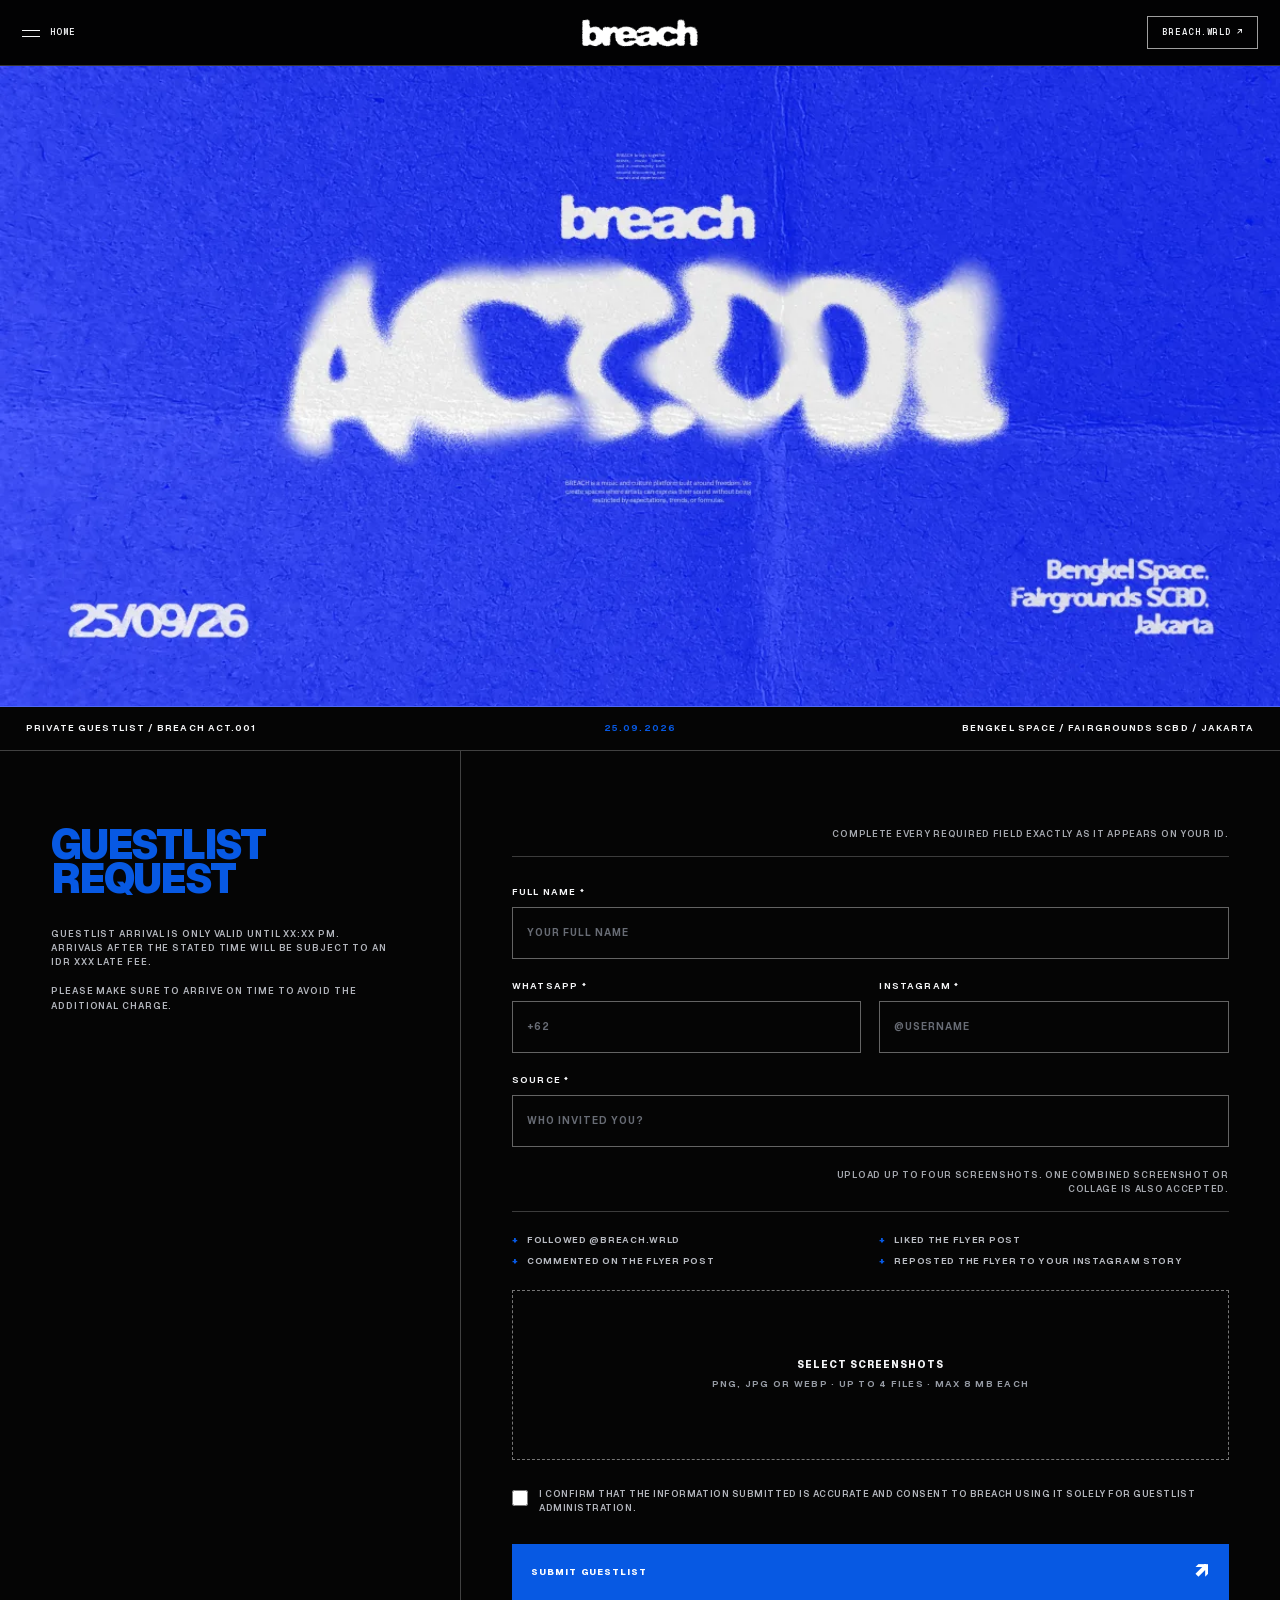
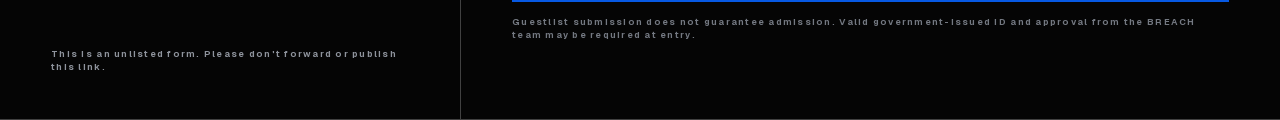
<file: breach3/guestlist/act001/a365a7123ad7f377f2888db4d3e2631f/index.html>
<!doctype html>
<html lang="en">
  <head>
    <meta charset="UTF-8" />
    <meta name="viewport" content="width=device-width, initial-scale=1.0" />
    <meta name="theme-color" content="#000000" />
    <meta name="description" content="BREACH ACT.001 private guestlist submission." /><meta name="robots" content="noindex,nofollow,noarchive" />
    <link rel="icon" type="image/png" href="/breach3/assets/brand/breach-logo-blue-favicon.png" />
    <title>BREACH Guestlist</title>
    <script type="module" crossorigin src="/breach3/assets/index-C0pAGd_R.js"></script>
    <style data-inline-styles>/*! tailwindcss v4.2.1 | MIT License | https://tailwindcss.com */
@layer properties{@supports (((-webkit-hyphens:none)) and (not (margin-trim:inline))) or ((-moz-orient:inline) and (not (color:rgb(from red r g b)))){*,:before,:after,::backdrop{--tw-scale-x:1;--tw-scale-y:1;--tw-scale-z:1;--tw-rotate-x:initial;--tw-rotate-y:initial;--tw-rotate-z:initial;--tw-skew-x:initial;--tw-skew-y:initial;--tw-pan-x:initial;--tw-pan-y:initial;--tw-pinch-zoom:initial;--tw-space-y-reverse:0;--tw-space-x-reverse:0;--tw-divide-x-reverse:0;--tw-border-style:solid;--tw-divide-y-reverse:0;--tw-ordinal:initial;--tw-slashed-zero:initial;--tw-numeric-figure:initial;--tw-numeric-spacing:initial;--tw-numeric-fraction:initial;--tw-shadow:0 0 #0000;--tw-shadow-color:initial;--tw-shadow-alpha:100%;--tw-inset-shadow:0 0 #0000;--tw-inset-shadow-color:initial;--tw-inset-shadow-alpha:100%;--tw-ring-color:initial;--tw-ring-shadow:0 0 #0000;--tw-inset-ring-color:initial;--tw-inset-ring-shadow:0 0 #0000;--tw-ring-inset:initial;--tw-ring-offset-width:0px;--tw-ring-offset-color:#fff;--tw-ring-offset-shadow:0 0 #0000;--tw-blur:initial;--tw-brightness:initial;--tw-contrast:initial;--tw-grayscale:initial;--tw-hue-rotate:initial;--tw-invert:initial;--tw-opacity:initial;--tw-saturate:initial;--tw-sepia:initial;--tw-drop-shadow:initial;--tw-drop-shadow-color:initial;--tw-drop-shadow-alpha:100%;--tw-drop-shadow-size:initial;--tw-backdrop-blur:initial;--tw-backdrop-brightness:initial;--tw-backdrop-contrast:initial;--tw-backdrop-grayscale:initial;--tw-backdrop-hue-rotate:initial;--tw-backdrop-invert:initial;--tw-backdrop-opacity:initial;--tw-backdrop-saturate:initial;--tw-backdrop-sepia:initial;--tw-ease:initial}}}@layer theme{:root,:host{--font-sans:ui-sans-serif, system-ui, sans-serif, "Apple Color Emoji", "Segoe UI Emoji", "Segoe UI Symbol", "Noto Color Emoji";--font-mono:ui-monospace, SFMono-Regular, Menlo, Monaco, Consolas, "Liberation Mono", "Courier New", monospace;--spacing:.25rem;--ease-in:cubic-bezier(.4, 0, 1, 1);--ease-out:cubic-bezier(0, 0, .2, 1);--ease-in-out:cubic-bezier(.4, 0, .2, 1);--default-transition-duration:.15s;--default-transition-timing-function:cubic-bezier(.4, 0, .2, 1);--default-font-family:var(--font-sans);--default-mono-font-family:var(--font-mono)}}@layer base{*,:after,:before,::backdrop{box-sizing:border-box;border:0 solid;margin:0;padding:0}::file-selector-button{box-sizing:border-box;border:0 solid;margin:0;padding:0}html,:host{-webkit-text-size-adjust:100%;tab-size:4;line-height:1.5;font-family:var(--default-font-family,ui-sans-serif, system-ui, sans-serif, "Apple Color Emoji", "Segoe UI Emoji", "Segoe UI Symbol", "Noto Color Emoji");font-feature-settings:var(--default-font-feature-settings,normal);font-variation-settings:var(--default-font-variation-settings,normal);-webkit-tap-highlight-color:transparent}hr{height:0;color:inherit;border-top-width:1px}abbr:where([title]){-webkit-text-decoration:underline dotted;text-decoration:underline dotted}h1,h2,h3,h4,h5,h6{font-size:inherit;font-weight:inherit}a{color:inherit;-webkit-text-decoration:inherit;-webkit-text-decoration:inherit;-webkit-text-decoration:inherit;-webkit-text-decoration:inherit;text-decoration:inherit}b,strong{font-weight:bolder}code,kbd,samp,pre{font-family:var(--default-mono-font-family,ui-monospace, SFMono-Regular, Menlo, Monaco, Consolas, "Liberation Mono", "Courier New", monospace);font-feature-settings:var(--default-mono-font-feature-settings,normal);font-variation-settings:var(--default-mono-font-variation-settings,normal);font-size:1em}small{font-size:80%}sub,sup{vertical-align:baseline;font-size:75%;line-height:0;position:relative}sub{bottom:-.25em}sup{top:-.5em}table{text-indent:0;border-color:inherit;border-collapse:collapse}:-moz-focusring{outline:auto}progress{vertical-align:baseline}summary{display:list-item}ol,ul,menu{list-style:none}img,svg,video,canvas,audio,iframe,embed,object{vertical-align:middle;display:block}img,video{max-width:100%;height:auto}button,input,select,optgroup,textarea{font:inherit;font-feature-settings:inherit;font-variation-settings:inherit;letter-spacing:inherit;color:inherit;opacity:1;background-color:#0000;border-radius:0}::file-selector-button{font:inherit;font-feature-settings:inherit;font-variation-settings:inherit;letter-spacing:inherit;color:inherit;opacity:1;background-color:#0000;border-radius:0}:where(select:is([multiple],[size])) optgroup{font-weight:bolder}:where(select:is([multiple],[size])) optgroup option{padding-inline-start:20px}::file-selector-button{margin-inline-end:4px}::placeholder{opacity:1}@supports (not ((-webkit-appearance:-apple-pay-button))) or (contain-intrinsic-size:1px){::placeholder{color:currentColor}@supports (color:color-mix(in lab, red, red)){::placeholder{color:color-mix(in oklab, currentcolor 50%, transparent)}}}textarea{resize:vertical}::-webkit-search-decoration{-webkit-appearance:none}::-webkit-date-and-time-value{min-height:1lh;text-align:inherit}::-webkit-datetime-edit{display:inline-flex}::-webkit-datetime-edit-fields-wrapper{padding:0}::-webkit-datetime-edit{padding-block:0}::-webkit-datetime-edit-year-field{padding-block:0}::-webkit-datetime-edit-month-field{padding-block:0}::-webkit-datetime-edit-day-field{padding-block:0}::-webkit-datetime-edit-hour-field{padding-block:0}::-webkit-datetime-edit-minute-field{padding-block:0}::-webkit-datetime-edit-second-field{padding-block:0}::-webkit-datetime-edit-millisecond-field{padding-block:0}::-webkit-datetime-edit-meridiem-field{padding-block:0}::-webkit-calendar-picker-indicator{line-height:1}:-moz-ui-invalid{box-shadow:none}button,input:where([type=button],[type=reset],[type=submit]){appearance:button}::file-selector-button{appearance:button}::-webkit-inner-spin-button{height:auto}::-webkit-outer-spin-button{height:auto}[hidden]:where(:not([hidden=until-found])){display:none!important}}@layer components;@layer utilities{.\@container{container-type:inline-size}.collapse{visibility:collapse}.invisible{visibility:hidden}.visible{visibility:visible}.sr-only{clip-path:inset(50%);white-space:nowrap;border-width:0;width:1px;height:1px;margin:-1px;padding:0;position:absolute;overflow:hidden}.not-sr-only{clip-path:none;white-space:normal;width:auto;height:auto;margin:0;padding:0;position:static;overflow:visible}.absolute{position:absolute}.fixed{position:fixed}.relative{position:relative}.static{position:static}.sticky{position:sticky}.start{inset-inline-start:var(--spacing)}.end{inset-inline-end:var(--spacing)}.isolate{isolation:isolate}.isolation-auto{isolation:auto}.container{width:100%}@media (width>=40rem){.container{max-width:40rem}}@media (width>=48rem){.container{max-width:48rem}}@media (width>=64rem){.container{max-width:64rem}}@media (width>=80rem){.container{max-width:80rem}}@media (width>=96rem){.container{max-width:96rem}}.block{display:block}.contents{display:contents}.flex{display:flex}.flow-root{display:flow-root}.grid{display:grid}.hidden{display:none}.inline{display:inline}.inline-block{display:inline-block}.inline-flex{display:inline-flex}.inline-grid{display:inline-grid}.inline-table{display:inline-table}.list-item{display:list-item}.table{display:table}.table-caption{display:table-caption}.table-cell{display:table-cell}.table-column{display:table-column}.table-column-group{display:table-column-group}.table-footer-group{display:table-footer-group}.table-header-group{display:table-header-group}.table-row{display:table-row}.table-row-group{display:table-row-group}.min-h-screen{min-height:100vh}.w-full{width:100%}.shrink{flex-shrink:1}.grow{flex-grow:1}.border-collapse{border-collapse:collapse}.translate-none{translate:none}.scale-3d{scale:var(--tw-scale-x) var(--tw-scale-y) var(--tw-scale-z)}.transform{transform:var(--tw-rotate-x,) var(--tw-rotate-y,) var(--tw-rotate-z,) var(--tw-skew-x,) var(--tw-skew-y,)}.touch-pinch-zoom{--tw-pinch-zoom:pinch-zoom;touch-action:var(--tw-pan-x,) var(--tw-pan-y,) var(--tw-pinch-zoom,)}.resize{resize:both}.flex-wrap{flex-wrap:wrap}.place-content-center{place-content:center}.gap-2{gap:calc(var(--spacing) * 2)}:where(.space-y-reverse>:not(:last-child)){--tw-space-y-reverse:1}:where(.space-x-reverse>:not(:last-child)){--tw-space-x-reverse:1}:where(.divide-x>:not(:last-child)){--tw-divide-x-reverse:0;border-inline-style:var(--tw-border-style);border-inline-start-width:calc(1px * var(--tw-divide-x-reverse));border-inline-end-width:calc(1px * calc(1 - var(--tw-divide-x-reverse)))}:where(.divide-y>:not(:last-child)){--tw-divide-y-reverse:0;border-bottom-style:var(--tw-border-style);border-top-style:var(--tw-border-style);border-top-width:calc(1px * var(--tw-divide-y-reverse));border-bottom-width:calc(1px * calc(1 - var(--tw-divide-y-reverse)))}:where(.divide-y-reverse>:not(:last-child)){--tw-divide-y-reverse:1}.truncate{text-overflow:ellipsis;white-space:nowrap;overflow:hidden}.rounded-s{border-start-start-radius:.25rem;border-end-start-radius:.25rem}.rounded-ss{border-start-start-radius:.25rem}.rounded-e{border-start-end-radius:.25rem;border-end-end-radius:.25rem}.rounded-se{border-start-end-radius:.25rem}.rounded-ee{border-end-end-radius:.25rem}.rounded-es{border-end-start-radius:.25rem}.rounded-t{border-top-left-radius:.25rem;border-top-right-radius:.25rem}.rounded-l{border-top-left-radius:.25rem;border-bottom-left-radius:.25rem}.rounded-tl{border-top-left-radius:.25rem}.rounded-r{border-top-right-radius:.25rem;border-bottom-right-radius:.25rem}.rounded-tr{border-top-right-radius:.25rem}.rounded-b{border-bottom-right-radius:.25rem;border-bottom-left-radius:.25rem}.rounded-br{border-bottom-right-radius:.25rem}.rounded-bl{border-bottom-left-radius:.25rem}.border{border-style:var(--tw-border-style);border-width:1px}.border-x{border-inline-style:var(--tw-border-style);border-inline-width:1px}.border-y{border-block-style:var(--tw-border-style);border-block-width:1px}.border-s{border-inline-start-style:var(--tw-border-style);border-inline-start-width:1px}.border-e{border-inline-end-style:var(--tw-border-style);border-inline-end-width:1px}.border-bs{border-block-start-style:var(--tw-border-style);border-block-start-width:1px}.border-be{border-block-end-style:var(--tw-border-style);border-block-end-width:1px}.border-t{border-top-style:var(--tw-border-style);border-top-width:1px}.border-r{border-right-style:var(--tw-border-style);border-right-width:1px}.border-b{border-bottom-style:var(--tw-border-style);border-bottom-width:1px}.border-l{border-left-style:var(--tw-border-style);border-left-width:1px}.bg-repeat{background-repeat:repeat}.mask-no-clip{-webkit-mask-clip:no-clip;mask-clip:no-clip}.mask-repeat{-webkit-mask-repeat:repeat;mask-repeat:repeat}.text-wrap{text-wrap:wrap}.text-clip{text-overflow:clip}.text-ellipsis{text-overflow:ellipsis}.capitalize{text-transform:capitalize}.lowercase{text-transform:lowercase}.normal-case{text-transform:none}.uppercase{text-transform:uppercase}.italic{font-style:italic}.not-italic{font-style:normal}.diagonal-fractions{--tw-numeric-fraction:diagonal-fractions;font-variant-numeric:var(--tw-ordinal,) var(--tw-slashed-zero,) var(--tw-numeric-figure,) var(--tw-numeric-spacing,) var(--tw-numeric-fraction,)}.lining-nums{--tw-numeric-figure:lining-nums;font-variant-numeric:var(--tw-ordinal,) var(--tw-slashed-zero,) var(--tw-numeric-figure,) var(--tw-numeric-spacing,) var(--tw-numeric-fraction,)}.oldstyle-nums{--tw-numeric-figure:oldstyle-nums;font-variant-numeric:var(--tw-ordinal,) var(--tw-slashed-zero,) var(--tw-numeric-figure,) var(--tw-numeric-spacing,) var(--tw-numeric-fraction,)}.ordinal{--tw-ordinal:ordinal;font-variant-numeric:var(--tw-ordinal,) var(--tw-slashed-zero,) var(--tw-numeric-figure,) var(--tw-numeric-spacing,) var(--tw-numeric-fraction,)}.proportional-nums{--tw-numeric-spacing:proportional-nums;font-variant-numeric:var(--tw-ordinal,) var(--tw-slashed-zero,) var(--tw-numeric-figure,) var(--tw-numeric-spacing,) var(--tw-numeric-fraction,)}.slashed-zero{--tw-slashed-zero:slashed-zero;font-variant-numeric:var(--tw-ordinal,) var(--tw-slashed-zero,) var(--tw-numeric-figure,) var(--tw-numeric-spacing,) var(--tw-numeric-fraction,)}.stacked-fractions{--tw-numeric-fraction:stacked-fractions;font-variant-numeric:var(--tw-ordinal,) var(--tw-slashed-zero,) var(--tw-numeric-figure,) var(--tw-numeric-spacing,) var(--tw-numeric-fraction,)}.tabular-nums{--tw-numeric-spacing:tabular-nums;font-variant-numeric:var(--tw-ordinal,) var(--tw-slashed-zero,) var(--tw-numeric-figure,) var(--tw-numeric-spacing,) var(--tw-numeric-fraction,)}.normal-nums{font-variant-numeric:normal}.line-through{text-decoration-line:line-through}.no-underline{text-decoration-line:none}.overline{text-decoration-line:overline}.underline{text-decoration-line:underline}.antialiased{-webkit-font-smoothing:antialiased;-moz-osx-font-smoothing:grayscale}.subpixel-antialiased{-webkit-font-smoothing:auto;-moz-osx-font-smoothing:auto}.shadow{--tw-shadow:0 1px 3px 0 var(--tw-shadow-color,#0000001a), 0 1px 2px -1px var(--tw-shadow-color,#0000001a);box-shadow:var(--tw-inset-shadow), var(--tw-inset-ring-shadow), var(--tw-ring-offset-shadow), var(--tw-ring-shadow), var(--tw-shadow)}.inset-ring{--tw-inset-ring-shadow:inset 0 0 0 1px var(--tw-inset-ring-color,currentcolor);box-shadow:var(--tw-inset-shadow), var(--tw-inset-ring-shadow), var(--tw-ring-offset-shadow), var(--tw-ring-shadow), var(--tw-shadow)}.blur{--tw-blur:blur(8px);filter:var(--tw-blur,) var(--tw-brightness,) var(--tw-contrast,) var(--tw-grayscale,) var(--tw-hue-rotate,) var(--tw-invert,) var(--tw-saturate,) var(--tw-sepia,) var(--tw-drop-shadow,)}.drop-shadow{--tw-drop-shadow-size:drop-shadow(0 1px 2px var(--tw-drop-shadow-color,#0000001a)) drop-shadow(0 1px 1px var(--tw-drop-shadow-color,#0000000f));--tw-drop-shadow:drop-shadow(0 1px 2px #0000001a) drop-shadow(0 1px 1px #0000000f);filter:var(--tw-blur,) var(--tw-brightness,) var(--tw-contrast,) var(--tw-grayscale,) var(--tw-hue-rotate,) var(--tw-invert,) var(--tw-saturate,) var(--tw-sepia,) var(--tw-drop-shadow,)}.filter{filter:var(--tw-blur,) var(--tw-brightness,) var(--tw-contrast,) var(--tw-grayscale,) var(--tw-hue-rotate,) var(--tw-invert,) var(--tw-saturate,) var(--tw-sepia,) var(--tw-drop-shadow,)}.backdrop-blur{--tw-backdrop-blur:blur(8px);-webkit-backdrop-filter:var(--tw-backdrop-blur,) var(--tw-backdrop-brightness,) var(--tw-backdrop-contrast,) var(--tw-backdrop-grayscale,) var(--tw-backdrop-hue-rotate,) var(--tw-backdrop-invert,) var(--tw-backdrop-opacity,) var(--tw-backdrop-saturate,) var(--tw-backdrop-sepia,);backdrop-filter:var(--tw-backdrop-blur,) var(--tw-backdrop-brightness,) var(--tw-backdrop-contrast,) var(--tw-backdrop-grayscale,) var(--tw-backdrop-hue-rotate,) var(--tw-backdrop-invert,) var(--tw-backdrop-opacity,) var(--tw-backdrop-saturate,) var(--tw-backdrop-sepia,)}.backdrop-grayscale{--tw-backdrop-grayscale:grayscale(100%);-webkit-backdrop-filter:var(--tw-backdrop-blur,) var(--tw-backdrop-brightness,) var(--tw-backdrop-contrast,) var(--tw-backdrop-grayscale,) var(--tw-backdrop-hue-rotate,) var(--tw-backdrop-invert,) var(--tw-backdrop-opacity,) var(--tw-backdrop-saturate,) var(--tw-backdrop-sepia,);backdrop-filter:var(--tw-backdrop-blur,) var(--tw-backdrop-brightness,) var(--tw-backdrop-contrast,) var(--tw-backdrop-grayscale,) var(--tw-backdrop-hue-rotate,) var(--tw-backdrop-invert,) var(--tw-backdrop-opacity,) var(--tw-backdrop-saturate,) var(--tw-backdrop-sepia,)}.backdrop-invert{--tw-backdrop-invert:invert(100%);-webkit-backdrop-filter:var(--tw-backdrop-blur,) var(--tw-backdrop-brightness,) var(--tw-backdrop-contrast,) var(--tw-backdrop-grayscale,) var(--tw-backdrop-hue-rotate,) var(--tw-backdrop-invert,) var(--tw-backdrop-opacity,) var(--tw-backdrop-saturate,) var(--tw-backdrop-sepia,);backdrop-filter:var(--tw-backdrop-blur,) var(--tw-backdrop-brightness,) var(--tw-backdrop-contrast,) var(--tw-backdrop-grayscale,) var(--tw-backdrop-hue-rotate,) var(--tw-backdrop-invert,) var(--tw-backdrop-opacity,) var(--tw-backdrop-saturate,) var(--tw-backdrop-sepia,)}.backdrop-sepia{--tw-backdrop-sepia:sepia(100%);-webkit-backdrop-filter:var(--tw-backdrop-blur,) var(--tw-backdrop-brightness,) var(--tw-backdrop-contrast,) var(--tw-backdrop-grayscale,) var(--tw-backdrop-hue-rotate,) var(--tw-backdrop-invert,) var(--tw-backdrop-opacity,) var(--tw-backdrop-saturate,) var(--tw-backdrop-sepia,);backdrop-filter:var(--tw-backdrop-blur,) var(--tw-backdrop-brightness,) var(--tw-backdrop-contrast,) var(--tw-backdrop-grayscale,) var(--tw-backdrop-hue-rotate,) var(--tw-backdrop-invert,) var(--tw-backdrop-opacity,) var(--tw-backdrop-saturate,) var(--tw-backdrop-sepia,)}.backdrop-filter{-webkit-backdrop-filter:var(--tw-backdrop-blur,) var(--tw-backdrop-brightness,) var(--tw-backdrop-contrast,) var(--tw-backdrop-grayscale,) var(--tw-backdrop-hue-rotate,) var(--tw-backdrop-invert,) var(--tw-backdrop-opacity,) var(--tw-backdrop-saturate,) var(--tw-backdrop-sepia,);backdrop-filter:var(--tw-backdrop-blur,) var(--tw-backdrop-brightness,) var(--tw-backdrop-contrast,) var(--tw-backdrop-grayscale,) var(--tw-backdrop-hue-rotate,) var(--tw-backdrop-invert,) var(--tw-backdrop-opacity,) var(--tw-backdrop-saturate,) var(--tw-backdrop-sepia,)}.transition{transition-property:color,background-color,border-color,outline-color,text-decoration-color,fill,stroke,--tw-gradient-from,--tw-gradient-via,--tw-gradient-to,opacity,box-shadow,transform,translate,scale,rotate,filter,-webkit-backdrop-filter,backdrop-filter,display,content-visibility,overlay,pointer-events;transition-timing-function:var(--tw-ease,var(--default-transition-timing-function));transition-duration:var(--tw-duration,var(--default-transition-duration))}.ease-in{--tw-ease:var(--ease-in);transition-timing-function:var(--ease-in)}.ease-in-out{--tw-ease:var(--ease-in-out);transition-timing-function:var(--ease-in-out)}.ease-out{--tw-ease:var(--ease-out);transition-timing-function:var(--ease-out)}:where(.divide-x-reverse>:not(:last-child)){--tw-divide-x-reverse:1}.ring-inset{--tw-ring-inset:inset}}@font-face{font-family:Basement Display;src:url(/breach3/assets/fonts/BasementGrotesqueDisplay.woff2)format("woff2");font-weight:900;font-display:swap}@font-face{font-family:Geist Local;src:url(/breach3/assets/fonts/GeistVF.woff2)format("woff2");font-weight:100 900;font-display:swap}@font-face{font-family:Mluvka;src:url(/breach3/assets/fonts/Mluvka-Regular.woff)format("woff");font-weight:400;font-display:swap}@font-face{font-family:Mluvka;src:url(/breach3/assets/fonts/Mluvka-ExtraBold.woff)format("woff");font-weight:800;font-display:swap}:root{--blue:#0759e3;--black:#050505;--white:#f4f5f7;--muted:#9da2ac;--line:#ffffff3d}*{box-sizing:border-box}html{scroll-behavior:smooth;background:#050505}body{color:#f4f5f7;background:#050505;margin:0;font-family:Geist Local,Arial,sans-serif;overflow-x:hidden}button,input,textarea{font:inherit}a{color:inherit;text-decoration:none}img{max-width:100%;display:block}.sr-only{clip:rect(0,0,0,0)!important;white-space:nowrap!important;border:0!important;width:1px!important;height:1px!important;margin:-1px!important;padding:0!important;position:absolute!important;overflow:hidden!important}::selection{background:var(--blue);color:#fff}.concept-index{color:#080808;background:#e9e9e7;min-height:100vh;padding:20px;font-family:Geist Local,Arial,sans-serif;overflow:hidden}.concept-index header,.concept-index footer{letter-spacing:.08em;border-bottom:1px solid #080808;justify-content:space-between;align-items:center;gap:20px;padding-bottom:14px;font-size:10px;display:flex}.concept-index header img{object-fit:cover;width:120px;height:32px;transform:scale(1.45)}.index-intro{max-width:none;padding:13vh 0 8vh}.index-intro span{letter-spacing:.18em;font-size:10px}.index-intro h1{letter-spacing:-.055em;white-space:nowrap;margin:26px 0;font-family:Basement Display,Arial Black,sans-serif;font-size:clamp(34px,9vw,136px);line-height:.77}.index-intro p{max-width:520px;margin:0;font-size:15px;line-height:1.5}.concept-grid{background:#080808;border:1px solid #080808;grid-template-columns:1fr;gap:1px;display:grid}.concept-card{background:#e9e9e7;grid-template-columns:42px 1fr auto;gap:4px 10px;padding:12px 12px 20px;display:grid;position:relative;overflow:hidden}.concept-card>div{aspect-ratio:4/3;background:#111;grid-column:1/-1;margin-bottom:10px;overflow:hidden}.concept-card img{object-fit:cover;filter:grayscale();width:100%;height:100%;transition:filter .5s,transform .8s cubic-bezier(.2,.8,.2,1)}.concept-card i{mix-blend-mode:color;background:linear-gradient(135deg,#0000 35%,#0759e380);position:absolute;inset:0}.concept-card span{padding-top:5px;font-size:11px}.concept-card h2{margin:0;font-family:Mluvka,Arial Black,sans-serif;font-size:clamp(24px,5vw,44px);line-height:.92}.concept-card p{color:#555;grid-column:2/3;margin:8px 0 0;font-size:12px}.concept-card b{color:var(--blue);grid-area:2/3/4;align-self:end;font-size:11px}.concept-card:hover img{filter:grayscale(0);transform:scale(1.04)}.concept-index footer{border-top:1px solid #080808;border-bottom:0;margin-top:70px;padding:18px 0 0}.breach-site{--bg:#050505;--fg:#f4f5f7;--soft:#a8adb8;--panel:#111;--display:"Geist Local",Arial,sans-serif;--body:"Geist Local",Arial,sans-serif;--radius:0px;--accent:#0759e3;background:var(--bg);color:var(--fg);font-family:var(--body);min-height:100vh;position:relative;overflow:hidden}.breach-site:before{content:"";pointer-events:none;z-index:80;border:6px solid var(--accent);opacity:.55;position:fixed;inset:0}.page-progress{height:3px;width:var(--progress,0%);background:var(--accent);z-index:120;transition:width .1s linear;position:fixed;top:0;left:0}.pointer-glow{width:420px;height:420px;transform:translate(calc(var(--mx,50vw) - 50%),calc(var(--my,50vh) - 50%));pointer-events:none;z-index:3;mix-blend-mode:screen;background:radial-gradient(circle,#0759e329,#0000 68%);position:fixed;top:0;left:0}.grain{pointer-events:none;z-index:79;opacity:.12;background-image:url("data:image/svg+xml,%3Csvg viewBox='0 0 180 180' xmlns='http://www.w3.org/2000/svg'%3E%3Cfilter id='n'%3E%3CfeTurbulence type='fractalNoise' baseFrequency='.95' numOctaves='3' stitchTiles='stitch'/%3E%3C/filter%3E%3Crect width='100%25' height='100%25' filter='url(%23n)' opacity='.5'/%3E%3C/svg%3E");animation:.22s steps(2,end) infinite grainShift;position:fixed;inset:-80px}.loader{background:var(--bg);z-index:200;clip-path:inset(0);place-content:center;gap:18px;padding:24px;transition:clip-path .9s cubic-bezier(.77,0,.18,1);display:grid;position:fixed;inset:0}.site-loaded .loader{clip-path:inset(0 0 100%);pointer-events:none}.loader-mark{font-family:var(--display);letter-spacing:-.06em;color:var(--fg);font-size:clamp(46px,14vw,150px);font-weight:900}.loader-track{background:#ffffff2e;height:2px;overflow:hidden}.loader-track i{background:var(--accent);transform-origin:0;width:100%;height:100%;animation:.8s cubic-bezier(.77,0,.18,1) both loadBar;display:block}.loader p{letter-spacing:.14em;margin:0;font-size:9px}.site-nav{z-index:100;border-bottom:1px solid #0000;grid-template-columns:1fr auto;align-items:center;width:100%;height:68px;padding:12px 18px;transition:height .4s,background .4s,border-color .4s,-webkit-backdrop-filter .4s,backdrop-filter .4s;display:grid;position:fixed;top:0;left:0}.has-scrolled .site-nav{border-color:var(--line);-webkit-backdrop-filter:blur(16px);backdrop-filter:blur(16px);background:#050505b8;height:58px}.nav-logo{width:104px;height:32px;display:block;overflow:hidden}.nav-logo img{object-fit:cover;width:100%;height:100%;transform:scale(1.48)}.nav-edition{letter-spacing:.12em;margin:0;font-size:9px;display:none}.menu-toggle{color:inherit;cursor:pointer;letter-spacing:.14em;background:0 0;border:0;grid-template-columns:auto 18px;align-items:center;gap:1px 10px;padding:10px 0;font-size:9px;display:grid}.menu-toggle i{background:currentColor;grid-column:2;width:18px;height:1px}.menu-toggle i:last-child{transform:translateY(-4px)}.site-nav nav{background:var(--bg);z-index:-1;flex-direction:column;justify-content:center;padding:110px 22px 50px;transition:transform .75s cubic-bezier(.77,0,.18,1);display:flex;position:fixed;inset:0;transform:translateY(-102%)}.site-nav nav.is-open{transform:translateY(0)}.site-nav nav a{font-family:var(--display);border-bottom:1px solid var(--line);padding:12px 0;font-size:clamp(34px,11vw,74px);font-weight:800;line-height:1;transition:padding .3s,color .3s}.site-nav nav a small{font:400 9px var(--body);width:35px;color:var(--accent);display:inline-block}.site-nav nav a:hover{color:var(--accent);padding-left:14px}.hero{isolation:isolate;align-items:flex-end;min-height:100svh;padding:94px 18px 68px;display:flex;position:relative;overflow:hidden}.hero-media{z-index:-3;background:#111;position:absolute;inset:0;overflow:hidden}.hero-media:after{content:"";mix-blend-mode:multiply;background:linear-gradient(#00000029,#0000001f 35%,#000000eb 93%),linear-gradient(90deg,#0759e373,#0000 60%);position:absolute;inset:0}.hero-media img{object-fit:cover;filter:grayscale(.7)contrast(1.22)brightness(.72);width:100%;height:115%;transform:translateY(calc(var(--scroll,0) * .08px)) scale(1.04)}.hero-scan{z-index:-1;mix-blend-mode:overlay;pointer-events:none;background:repeating-linear-gradient(0deg,#0000 0 4px,#ffffff09 5px);position:absolute;inset:0}.hero-copy{z-index:2;width:100%;position:relative}.eyebrow,.kicker{letter-spacing:.18em;color:var(--accent);margin:0 0 14px;font-size:9px;font-weight:700}.hero-logo{object-fit:cover;transform-origin:0;width:min(86vw,520px);height:102px;margin-bottom:-18px;margin-left:-2px;transform:translate(-24%)scale(1.48)}.hero h1{font-family:var(--display);letter-spacing:-.055em;text-transform:uppercase;margin:0;font-size:clamp(42px,14vw,108px);font-weight:900;line-height:.83;position:relative}.hero h1 span{opacity:0;transition:transform 1s cubic-bezier(.16,1,.3,1),opacity .7s;display:block;transform:translateY(35px)}.site-loaded .hero h1 span{opacity:1;transform:none}.site-loaded .hero h1 span:nth-child(2){transition-delay:.1s}.hero-meta{border-top:1px solid var(--line);letter-spacing:.08em;grid-template-columns:repeat(3,1fr);gap:8px;margin-top:24px;padding-top:12px;font-size:9px;display:grid}.primary-cta,.event-info>a,.ticket-card a,.contact-form button{border:1px solid var(--accent);background:var(--accent);color:#fff;letter-spacing:.12em;cursor:pointer;justify-content:space-between;align-items:center;gap:20px;width:100%;margin-top:20px;padding:15px 16px;font-size:11px;font-weight:800;transition:color .35s,background .35s,box-shadow .35s,transform .3s;display:flex}.primary-cta:hover,.event-info>a:hover,.ticket-card a:hover,.contact-form button:hover{background:var(--fg);color:var(--bg);box-shadow:0 0 0 5px #0759e333}.scroll-cue{letter-spacing:.14em;writing-mode:vertical-rl;align-items:center;gap:10px;font-size:8px;display:none;position:absolute;bottom:22px;right:18px}.scroll-cue i{background:var(--fg);width:1px;height:60px;animation:1.8s ease-in-out infinite scrollCue}.hero-orbit{display:none}.ticker{border-top:1px solid var(--line);border-bottom:1px solid var(--line);background:var(--accent);color:#fff;overflow:hidden}.ticker div{font-family:var(--display);white-space:nowrap;padding:12px 0;font-size:28px;font-weight:900;line-height:1;animation:24s linear infinite ticker}.content-section{border-bottom:1px solid var(--line);padding:82px 18px;position:relative}.section-index{align-items:center;gap:14px;margin-bottom:54px;display:flex}.section-index span{border:1px solid var(--accent);width:36px;height:36px;color:var(--accent);border-radius:50%;place-items:center;font-size:9px;display:grid}.section-index p{letter-spacing:.15em;margin:0;font-size:10px}[data-reveal]{opacity:0;transition:opacity .85s,transform .85s cubic-bezier(.16,1,.3,1);transform:translateY(48px)}[data-reveal].is-visible{opacity:1;transform:none}.content-section h2{font-family:var(--display);letter-spacing:-.045em;text-transform:uppercase;margin:0;font-size:clamp(40px,12vw,112px);line-height:.88}.about-copy>h2{font-size:clamp(34px,10vw,90px)}.copy-columns{gap:18px;margin:34px 0;display:grid}.copy-columns p,.ticket-intro>p,.contact-copy>p{color:var(--soft);margin:0;font-size:15px;line-height:1.55}.about-frame{aspect-ratio:4/5;border:1px solid var(--line);background:#111;transition:transform .3s;position:relative;overflow:hidden}.about-frame img{object-fit:cover;filter:grayscale()contrast(1.15);width:100%;height:100%;transition:transform .9s,filter .6s}.about-frame:hover img{filter:grayscale(.2);transform:scale(1.035)}.about-frame>div{background:var(--accent);letter-spacing:.12em;justify-content:space-between;padding:10px;font-size:8px;display:flex;position:absolute;bottom:0;left:0;right:0}.event-card{border:1px solid var(--line);background:var(--panel);transition:transform .3s,box-shadow .4s}.event-image{height:52vh;min-height:360px;position:relative;overflow:hidden}.event-image img{object-fit:cover;filter:grayscale(.35)contrast(1.15);width:100%;height:100%;transition:transform 1s}.event-card:hover .event-image img{transform:scale(1.04)}.event-image i{mix-blend-mode:color;background:linear-gradient(#0000 35%,#0759e38c);position:absolute;inset:0}.event-info{padding:28px 18px}.event-info h2{font-size:clamp(58px,17vw,130px)}.event-info dl{border-top:1px solid var(--line);margin:28px 0}.event-info dl div{border-bottom:1px solid var(--line);justify-content:space-between;padding:12px 0;font-size:11px;display:flex}.event-info dt{color:var(--soft)}.event-info dd{margin:0}.event-info>p{color:var(--soft);font-size:14px;line-height:1.5}.lineup{border-top:1px solid var(--line);margin-top:40px;padding-top:18px}.lineup>p{letter-spacing:.14em;font-size:9px}.lineup>div{flex-wrap:wrap;gap:10px;display:flex}.lineup span{font-family:var(--display);color:#0000;-webkit-text-stroke:1px var(--fg);font-size:clamp(30px,9vw,90px);line-height:.9;transition:color .3s}.lineup span:hover{color:var(--accent);-webkit-text-stroke-color:var(--accent)}.gallery-section{padding-left:0;padding-right:0}.gallery-section>.section-index,.gallery-heading{margin-left:18px;margin-right:18px}.gallery-heading{justify-content:space-between;align-items:end;gap:20px;margin-bottom:30px;display:flex}.gallery-heading h2{font-size:clamp(48px,15vw,130px)}.gallery-heading p{letter-spacing:.12em;font-size:9px;display:none}.gallery-rail{scroll-snap-type:x mandatory;overscroll-behavior-inline:contain;cursor:grab;scrollbar-color:var(--accent) transparent;gap:14px;padding:0 18px 30px;display:flex;overflow-x:auto}.gallery-card{scroll-snap-align:center;flex:0 0 80vw;margin:0;transition:transform .3s;position:relative}.gallery-card img{object-fit:cover;filter:grayscale(.6)contrast(1.2);width:100%;height:58vh;min-height:410px;transition:filter .5s,transform .8s}.gallery-card:hover img{filter:grayscale(0);transform:scale(1.02)}.gallery-card figcaption{letter-spacing:.12em;border-top:1px solid var(--line);justify-content:space-between;padding:10px 0;font-size:9px;display:flex}.ticket-intro{max-width:850px}.ticket-intro h2{margin-bottom:28px;font-size:clamp(52px,15vw,135px)}.ticket-grid{grid-template-columns:1fr;gap:12px;margin-top:44px;display:grid}.ticket-card{border:1px solid var(--line);background:var(--panel);padding:20px;transition:transform .3s,background .35s,color .35s}.ticket-card>span{color:var(--accent);font-size:9px}.ticket-card>p{letter-spacing:.14em;margin:34px 0 8px;font-size:10px}.ticket-card h3{font:800 clamp(24px,7.5vw,34px) var(--display);overflow-wrap:anywhere;margin:0}.ticket-card ul{border-top:1px solid var(--line);margin:24px 0 0;padding:24px 0 0;list-style:none}.ticket-card li{color:var(--soft);padding:7px 0;font-size:10px}.ticket-card li:before{content:"+ ";color:var(--accent)}.ticket-note{letter-spacing:.14em;color:var(--soft);margin:20px 0 0;font-size:8px}.faq-wrap>h2{margin-bottom:40px}.faq-wrap details{border-top:1px solid var(--line)}.faq-wrap details:last-child{border-bottom:1px solid var(--line)}.faq-wrap summary{cursor:pointer;grid-template-columns:34px 1fr auto;align-items:center;gap:8px;padding:20px 0;font-size:12px;list-style:none;display:grid}.faq-wrap summary::-webkit-details-marker{display:none}.faq-wrap summary>span{color:var(--accent);font-size:9px}.faq-wrap summary i{font-size:20px;font-style:normal;transition:transform .3s}.faq-wrap details[open] summary i{transform:rotate(45deg)}.faq-wrap details p{max-width:650px;color:var(--soft);margin:0;padding:0 0 22px 42px;font-size:14px;line-height:1.55;animation:.4s both faqIn}.contact-section{background:var(--accent);color:#fff}.contact-section .section-index span{color:#fff;border-color:#fff}.contact-section .kicker,.contact-section .contact-copy>p{color:#fff}.contact-copy h2{font-size:clamp(52px,15vw,140px)}.contact-form{margin-top:48px}.contact-form label{border-top:1px solid #ffffff80;padding:14px 0;display:block}.contact-form label span{letter-spacing:.14em;margin-bottom:8px;font-size:8px;display:block}.contact-form input,.contact-form textarea{color:#fff;resize:none;background:0 0;border:0;outline:0;width:100%;padding:4px 0;font-size:18px}.contact-form input::placeholder,.contact-form textarea::placeholder{color:#ffffff8c}.contact-form button{color:var(--accent);background:#fff;border-color:#fff}.breach-site footer{color:#f4f5f7;background:#050505;padding:60px 18px 24px}.breach-site footer img{object-fit:cover;transform-origin:0;width:80vw;height:130px;transform:scale(1.48)}.breach-site footer>div{border-top:1px solid var(--line);letter-spacing:.12em;justify-content:space-between;padding-top:16px;font-size:9px;display:flex}.breach-site footer>p{color:var(--muted);margin:70px 0 0;font-size:8px}.theme-raw{--display:"Basement Display",Arial Black,sans-serif;--body:"Geist Local",Arial,sans-serif;--panel:#0c0c0c}.theme-raw .hero h1{font-size:clamp(38px,11vw,108px)}.theme-raw .hero h1,.theme-raw .content-section h2{letter-spacing:-.075em}.theme-raw .hero-media img{filter:grayscale()contrast(1.45)brightness(.58)}.theme-raw .primary-cta,.theme-raw .event-info>a,.theme-raw .ticket-card a{background:0 0}.theme-raw .event-card,.theme-raw .ticket-card{background:#050505}.theme-raw .ticket-card:hover{background:var(--accent)}.theme-club{--bg:#d9d9d7;--fg:#090909;--soft:#3b3b3b;--line:#00000052;--panel:#ececea;--display:"Mluvka",Arial Black,sans-serif;--body:"Mluvka",Arial,sans-serif;--radius:0}.theme-club:before{border-width:0}.theme-club .grain{mix-blend-mode:multiply;opacity:.06}.theme-club .site-nav{color:#fff}.theme-club.has-scrolled .site-nav{background:#0759e3eb;border-color:#ffffff59}.theme-club .hero{min-height:92svh}.theme-club .hero-media:after{mix-blend-mode:normal;background:linear-gradient(#00000026,#000000ad),linear-gradient(90deg,#0759e326,#0000)}.theme-club .hero-media img{filter:saturate(.8)contrast(1.1)}.theme-club .hero-copy{color:#fff}.theme-club .hero h1{font-size:clamp(52px,16vw,170px)}.theme-club .ticker{background:#080808}.theme-club .section-index span{background:var(--accent);color:#fff}.theme-club .about-frame img,.theme-club .gallery-card img{filter:saturate(.6)contrast(1.2)}.theme-club .event-card{color:#fff;background:#080808}.theme-club .event-card .event-info>p,.theme-club .event-card dt{color:#bbb}.theme-club .lineup span{-webkit-text-stroke-color:#090909}.theme-club .ticket-card:hover{color:#fff;background:#080808}.theme-club .ticket-card:hover li{color:#bbb}.theme-club .faq-wrap details{border-color:#888}.theme-cinematic{--bg:#0b0c0f;--fg:#fff;--soft:#b7bac2;--line:#ffffff2e;--panel:#14151a;--display:"Mluvka",Arial,sans-serif;--body:"Mluvka",Arial,sans-serif;--radius:28px}.theme-cinematic:before{border:0}.theme-cinematic .hero{border-radius:26px;min-height:calc(100svh - 20px);margin:10px}.theme-cinematic .hero-media{border-radius:26px}.theme-cinematic .hero-media:after{background:radial-gradient(circle at 70% 35%,#0759e31f,#0000 35%),linear-gradient(110deg,#000000db,#00000026 70%)}.theme-cinematic .hero-media img{filter:saturate(1.2)contrast(1.05)brightness(.78)}.theme-cinematic .content-section{border:1px solid var(--line);border-radius:var(--radius);margin:10px;padding:70px 18px}.theme-cinematic .ticker{border-radius:999px;margin:0 10px}.theme-cinematic .event-card,.theme-cinematic .ticket-card,.theme-cinematic .about-frame{border-radius:var(--radius);overflow:hidden}.theme-cinematic .event-info>a,.theme-cinematic .ticket-card a,.theme-cinematic .primary-cta{border-radius:999px}.theme-cinematic .gallery-card img{border-radius:var(--radius)}.theme-cinematic .contact-section{background:linear-gradient(135deg,#0759e3,#0b2c64 70%,#101115)}.theme-grid{--bg:#0d0e10;--fg:#e9edf2;--soft:#8e959f;--line:#e9edf22e;--panel:#131519;--display:"Geist Local",Arial,sans-serif;--body:"Geist Local",Arial,sans-serif}.theme-grid:before{border:1px solid #fff3;margin:8px}.theme-grid .hero,.theme-grid .content-section{background-image:linear-gradient(var(--line) 1px,transparent 1px),linear-gradient(90deg,var(--line) 1px,transparent 1px);background-size:25% 100%,25% 100%}.theme-grid .hero-media{left:25%;right:0}.theme-grid .hero-media:after{background:linear-gradient(90deg,#0d0e10 0%,#0d0e10bf 30%,#0d0e101a 80%),linear-gradient(#0000 62%,#0d0e10)}.theme-grid .hero-media img{filter:grayscale()sepia()saturate(9)hue-rotate(185deg)brightness(.72)contrast(1.18)}.theme-grid .hero h1{letter-spacing:-.06em;font-weight:300}.theme-grid .content-section h2{font-weight:300}.theme-grid .section-index{border:1px solid var(--line);background:var(--bg);width:max-content;padding:8px}.theme-grid .section-index span{background:var(--accent);color:#fff;border-radius:0}.theme-grid .event-card,.theme-grid .ticket-card,.theme-grid .about-frame{box-shadow:8px 8px #0759e347}.theme-grid .ticket-card:hover{box-shadow:14px 14px 0 var(--accent)}.theme-grid .contact-section{background-color:#0759e3;background-image:linear-gradient(#ffffff2b 1px,#0000 1px),linear-gradient(90deg,#ffffff2b 1px,#0000 1px);background-size:25% 100%,25% 100%}@media (width<=1099px){.theme-raw .site-nav nav a{font-size:clamp(28px,9vw,70px)}}@media (width>=760px){.concept-index{padding:28px}.concept-grid{grid-template-columns:repeat(2,1fr)}.site-nav{grid-template-columns:1fr auto auto;gap:28px;padding-left:28px;padding-right:28px}.nav-edition{display:block}.menu-toggle{grid-column:3}.hero{padding:110px 5vw 68px}.hero-copy{max-width:1050px}.hero-logo{height:150px}.primary-cta{max-width:260px}.scroll-cue{display:flex}.content-section{padding:110px 5vw}.section-index{margin-bottom:80px}.about-section{grid-template-columns:100px 1.15fr .85fr;gap:5vw;display:grid}.about-section .section-index{grid-column:1}.about-copy{grid-column:2}.about-frame{grid-area:1/3/3;align-self:center}.copy-columns{grid-template-columns:repeat(2,1fr)}.event-card{grid-template-columns:1.05fr .95fr;display:grid}.event-image{height:auto;min-height:680px}.event-info{padding:5vw}.event-info>a{max-width:250px}.gallery-section>.section-index,.gallery-heading{margin-left:5vw;margin-right:5vw}.gallery-heading p{display:block}.gallery-rail{gap:24px;padding-left:5vw;padding-right:5vw}.gallery-card{flex-basis:46vw}.gallery-card:nth-child(2n){margin-top:80px}.gallery-card img{height:70vh}.ticket-grid{grid-template-columns:repeat(3,1fr)}.ticket-card{flex-direction:column;min-height:430px;padding:26px;display:flex}.ticket-card a{margin-top:auto}.faq-wrap{grid-template-columns:.8fr 1.2fr;gap:8vw;display:grid}.faq-wrap>h2{margin:0}.contact-section{grid-template-columns:100px 1fr 1fr;gap:5vw;display:grid}.contact-section .section-index{grid-column:1}.contact-copy{grid-column:2}.contact-form{grid-column:3;margin:0}.breach-site footer img{width:55vw;height:240px}.breach-site footer{padding:80px 5vw 32px}.theme-cinematic .content-section{margin:18px;padding:100px 5vw}.theme-cinematic .hero{min-height:calc(100svh - 36px);margin:18px}.theme-cinematic .ticker{margin:0 18px}}@media (width>=1100px){.concept-index{padding:34px}.concept-grid{grid-template-columns:repeat(4,1fr)}.concept-card{min-height:500px}.concept-card>div{aspect-ratio:3/4}.site-nav{height:78px}.menu-toggle{display:none}.site-nav nav{z-index:auto;background:0 0;flex-direction:row;justify-content:flex-end;gap:20px;padding:0;display:flex;position:static;transform:none!important}.site-nav nav a{font:500 9px var(--body);border:0;padding:8px 0}.site-nav nav a small{display:none}.site-nav nav a:hover{color:var(--accent);padding-left:0}.nav-edition{grid-column:2}.site-nav nav{grid-column:3}.hero{padding-bottom:55px}.hero-meta{max-width:620px}.hero-orbit{border:1px solid var(--line);letter-spacing:.12em;border-radius:50%;place-items:center;width:170px;height:170px;font-size:8px;animation:14s linear infinite orbit;display:grid;position:absolute;bottom:6vw;right:4vw}.hero-orbit:after{content:"+";color:var(--accent);font-size:30px}.hero-orbit span{text-align:center;width:100%;position:absolute;top:14px}.gallery-card{flex-basis:34vw}.theme-grid .hero-copy{padding-left:2vw}}@media (prefers-reduced-motion:reduce){html{scroll-behavior:auto}*,:before,:after{transition-duration:.001ms!important;animation-duration:.001ms!important;animation-iteration-count:1!important}.pointer-glow,.grain{display:none}[data-reveal]{opacity:1;transform:none}.hero-media img{transform:none!important}}@keyframes loadBar{0%{transform:scaleX(0)}to{transform:scaleX(1)}}@keyframes ticker{to{transform:translate(-50%)}}@keyframes scrollCue{0%,to{transform-origin:top;transform:scaleY(.15)}50%{transform-origin:top;transform:scaleY(1)}}@keyframes grainShift{0%{transform:translate(0)}25%{transform:translate(2%,-1%)}50%{transform:translate(-1%,2%)}75%{transform:translate(1%,1%)}to{transform:translate(0)}}@keyframes orbit{to{transform:rotate(360deg)}}@keyframes faqIn{0%{opacity:0;transform:translateY(-8px)}to{opacity:1;transform:none}}@font-face{font-family:Basement Black;src:url(/breach3/assets/fonts/BasementGrotesqueBlack.woff2)format("woff2");font-weight:800;font-display:swap}@font-face{font-family:Geist Mono Local;src:url(/breach3/assets/fonts/GeistMonoVF.woff2)format("woff2");font-weight:100 900;font-display:swap}.clone{--signal:#0759e3;min-height:100vh;overflow:hidden}.clone *{box-sizing:border-box}.clone a{transition:opacity .25s,background .25s,color .25s,transform .25s}.clone a:hover{opacity:.65}.clone-reveal{opacity:0;transition:opacity .8s,transform .8s cubic-bezier(.2,.8,.2,1);transform:translateY(28px)}.clone-visible{opacity:1;transform:none}.clone-nav{z-index:50;-webkit-backdrop-filter:blur(14px);backdrop-filter:blur(14px);letter-spacing:.08em;background:#050505db;border-bottom:1px solid;grid-template-columns:auto 1fr auto;align-items:center;min-height:50px;padding:0 18px;font-size:9px;display:grid;position:sticky;top:0}.clone-nav>div{justify-content:center;gap:18px;display:flex}.clone-mark{letter-spacing:-.04em;font-size:20px;font-weight:800}.clone-exit{font-size:8px}.clone-raw{color:#f2f2f2;background:#050505;padding:0 12px;font-family:Geist Local,Arial,sans-serif}.clone-raw .clone-nav{color:#fff;margin:0 -12px;padding-left:14px;padding-right:14px;top:31px}.raw-top{border-bottom:1px solid #444;grid-template-columns:1fr 1fr 1fr;align-items:center;height:32px;font:500 7px/1.05 Geist Mono Local,monospace;display:grid}.raw-top span:nth-child(2){text-align:center}.raw-top a{text-align:right}.raw-hero{border-bottom:1px solid #333;height:43vw;min-height:360px;max-height:660px;position:relative;overflow:hidden}.raw-hero>img{object-fit:cover;filter:grayscale()contrast(1.35)brightness(.48);width:100%;height:100%}.raw-hero:after{content:"";background:linear-gradient(#0000000d,#00000080);position:absolute;inset:0}.raw-hero>p{z-index:2;margin:0;font-size:14px;position:absolute;top:10px}.raw-hero>p:nth-of-type(2){right:0}.raw-room{z-index:3;letter-spacing:-.08em;color:#c8c8c8;text-shadow:0 6px #000;font:800 clamp(56px,11vw,170px)/.8 Basement Black;position:absolute;top:15%;left:8%;transform:rotate(-5deg)}.raw-title{text-align:center;padding:4vh 0 8vh;position:relative}.raw-title h1{color:var(--signal);letter-spacing:-.08em;white-space:nowrap;margin:0;font:900 clamp(64px,17.4vw,280px)/.72 Basement Display,Impact,sans-serif}.raw-title p{max-width:390px;margin:9vh auto 0;font:500 9px/1.2 Geist Mono Local}.raw-logos{text-align:center;color:#bcbcbc;grid-template-columns:repeat(6,1fr);align-items:center;gap:20px;padding:18px 2vw 44px;font:800 clamp(14px,2.2vw,32px)/1 Basement Black;display:grid}.raw-about>h2{max-width:1200px;margin:0;font-size:clamp(24px,3.1vw,50px);font-weight:400;line-height:1.02}.raw-statement{text-align:right;margin:-.1em 2vw 10px auto;font-size:clamp(24px,3.1vw,50px);line-height:1.02}.raw-objective{width:72%;height:66vw;min-height:540px;max-height:880px;margin-top:0;position:relative;overflow:hidden}.raw-objective>img{object-fit:cover;filter:grayscale()contrast(1.22);width:100%;height:100%}.raw-objective>a{border:1px solid #fff;border-radius:50%;padding:16px 70px;font-size:9px;position:absolute;top:35%;right:8%}.raw-objective>div{gap:7px;display:flex;position:absolute;bottom:3%;right:1%}.raw-objective>div:before{content:"001";align-self:start;font-size:7px}.raw-objective>div img{object-fit:cover;filter:grayscale();width:58px;height:44px}.raw-objective>div img:first-of-type{outline:7px solid var(--signal)}.raw-events,.raw-tickets,.raw-faq{border-top:1px solid #333;padding:100px 2vw}.raw-events>p{font:8px Geist Mono Local}.raw-events>h2,.raw-tickets>h2,.raw-contact h2{letter-spacing:-.075em;color:var(--signal);margin:28px 0;font:900 clamp(68px,14vw,220px)/.72 Basement Display}.raw-event-grid{grid-template-columns:1.4fr .6fr;min-height:610px;display:grid}.raw-event-grid img{object-fit:cover;filter:grayscale()contrast(1.3);width:100%;height:100%}.raw-event-grid>div{border:1px solid #555;flex-direction:column;padding:24px;display:flex}.raw-event-grid span{border-bottom:1px solid #444;padding:18px 0;font-size:13px}.raw-event-grid a{background:var(--signal);margin-top:auto;padding:20px;font-weight:800}.raw-gallery{border-top:1px solid #333;grid-template-columns:repeat(12,1fr);gap:14px;padding:80px 0;display:grid}.raw-gallery>div{color:var(--signal);white-space:nowrap;grid-column:1/-1;font:900 clamp(34px,7vw,105px)/.8 Basement Display;overflow:hidden}.raw-gallery figure{grid-column:span 4;margin:0}.raw-gallery>figure:nth-of-type(2n){transform:translateY(80px)}.raw-gallery img{object-fit:cover;filter:grayscale();width:100%;height:62vh;min-height:460px;transition:filter .4s}.raw-gallery figure:hover img{filter:grayscale(0)}.raw-gallery figcaption{padding:8px 0;font:8px Geist Mono Local}.raw-tickets>div{border:1px solid #666;grid-template-columns:repeat(3,1fr);display:grid}.raw-tickets article{border-right:1px solid #666;flex-direction:column;min-height:360px;padding:18px;display:flex}.raw-tickets article:last-child{border:0}.raw-tickets article>span{font:9px Geist Mono Local}.raw-tickets h3{margin:80px 0 10px;font:800 clamp(26px,3vw,52px)/.9 Basement Black}.raw-tickets article p{margin:0;font-size:28px}.raw-tickets article a{border:1px solid var(--signal);color:var(--signal);margin-top:auto;padding:14px}.raw-faq h2{color:var(--signal);margin:0 0 50px;font:900 clamp(46px,9vw,130px)/.8 Basement Display}.raw-faq details{border-top:1px solid #555}.raw-faq details:last-child{border-bottom:1px solid #555}.raw-faq summary{justify-content:space-between;padding:22px 0;font-size:18px;list-style:none;display:flex}.raw-faq details p{color:#aaa;max-width:600px}.raw-contact{flex-direction:column;justify-content:center;align-items:flex-start;min-height:85vh;padding:100px 2vw;display:flex}.raw-contact>p{font:9px Geist Mono Local}.raw-contact>a{border:1px solid #fff;border-radius:50%;padding:24px 60px}.raw-footer{border-top:1px solid #444;justify-content:space-between;align-items:flex-end;padding:30px 0;font-size:9px;display:flex}.raw-footer b{font:800 44px Basement Black}.clone-club{color:#090909;background:#b8b8b8;padding:5vw;font-family:Mluvka,Arial,sans-serif}.club-sheet{background:#e8ecee;max-width:1120px;margin:auto;box-shadow:0 40px 100px #00000040}.clone-club .clone-nav{color:#090909;background:#e8eceee6}.club-header{grid-template-columns:1fr auto auto;align-items:center;gap:50px;height:58px;padding:0 18px;font-size:8px;display:grid}.club-header b{font-size:16px}.club-hero{border-bottom:2px solid #070707;height:530px;position:relative;overflow:hidden}.club-reference-crop{filter:saturate(.9);background-image:url(/breach3/assets/references/club-reference.jpg);background-position:top;background-size:100%;position:absolute;inset:0}.club-hero:after{content:"";background:linear-gradient(#0000 20%,#e9edf00d 65%,#e9edf08c);position:absolute;inset:0}.club-hero>p{z-index:2;font-size:14px;position:absolute;top:34%;left:50%;transform:translate(-50%)}.club-hero h1{z-index:3;letter-spacing:-.085em;text-align:center;margin:0;font:800 clamp(80px,15vw,215px)/.65 Mluvka;position:absolute;bottom:48px;left:1%;right:1%}.club-hero h1 span{color:var(--signal)}.club-hero small{z-index:4;text-align:center;width:100%;font-size:9px;position:absolute;bottom:18px;left:0}.club-values{color:#f3f3f3;background:#070707;min-height:340px;padding:38px 22px;position:relative}.club-values article{grid-template-columns:65px 1fr;align-items:center;display:grid}.club-values article span{font-size:16px}.club-values h2{letter-spacing:-.055em;color:#777;margin:0;font:800 clamp(48px,8vw,110px)/.8 Mluvka}.club-values p{grid-column:2;font-size:10px}.club-scribble{font-size:92px;font-weight:200;position:absolute;top:35%;right:9%;transform:rotate(-18deg)}.club-lineup{color:#f4f4f4;background:#070707;padding:0 22px 34px;position:relative}.club-lineup>p{margin:0}.club-lineup>h2{letter-spacing:-.05em;color:#fff;margin:0;font:800 clamp(42px,7vw,98px)/.8 Mluvka}.club-lineup>button{color:#fff;background:0 0;border:1px solid #f4f4f4;border-radius:20px;padding:5px 15px;position:absolute;top:20px;left:41%}.club-lineup>div{flex-wrap:wrap;justify-content:space-between;margin-top:24px;display:flex}.club-lineup span{color:#858585;font:800 clamp(25px,4.5vw,65px)/.7 Mluvka}.club-photo{height:540px;position:relative;overflow:hidden}.club-photo img{object-fit:cover;filter:saturate(.7);width:100%;height:100%}.club-photo b{letter-spacing:-.08em;color:var(--signal);font:800 170px/.7 Mluvka;position:absolute;bottom:-24px;left:0}.club-editorial,.club-ticketing,.club-faq,.club-contact{padding:70px 24px}.club-editorial>p,.club-ticketing>p,.club-faq>p,.club-contact>p{letter-spacing:.1em;font-size:9px}.club-editorial h2,.club-ticketing h2,.club-contact h2{letter-spacing:-.065em;margin:25px 0;font:800 clamp(55px,10vw,132px)/.78 Mluvka}.club-editorial>div{grid-template-columns:1.2fr .8fr 1fr;gap:9px;display:grid}.club-editorial figure{margin:0}.club-editorial figure:nth-child(2){margin-top:80px}.club-editorial img{object-fit:cover;filter:grayscale(.5);width:100%;height:430px}.club-editorial figcaption{padding:7px 0;font-size:8px}.club-ticketing{color:#fff;background:#090909}.club-ticketing>a{border-top:1px solid #555;grid-template-columns:45px 1fr auto 22px;align-items:center;gap:12px;padding:22px 0;display:grid}.club-ticketing>a:last-child{border-bottom:1px solid #555}.club-ticketing>a b{font-size:28px}.club-ticketing>a em{font-style:normal}.club-faq{background:#c7c7c7}.club-faq details{border-top:2px solid #111}.club-faq summary{justify-content:space-between;padding:24px 0;font-size:20px;list-style:none;display:flex}.club-faq details p{max-width:560px}.club-contact{background:var(--signal);color:#fff;min-height:620px}.club-contact a{border:2px solid #fff;border-radius:50%;padding:25px 60px;display:inline-block}.club-footer{color:#fff;background:#090909;justify-content:space-between;align-items:flex-end;padding:28px 22px;font-size:9px;display:flex}.club-footer b{font:800 50px Mluvka}.clone-cinematic{color:#fff;isolation:isolate;background:#0c0c0d;padding:8vh 5vw;font-family:Mluvka,Arial,sans-serif;position:relative}.cinematic-backdrop{z-index:-1;opacity:.65;height:780px;position:absolute;top:0;left:0;right:0;overflow:hidden}.cinematic-backdrop:after{content:"";background:linear-gradient(#0000,#0c0c0d);position:absolute;inset:0}.cinematic-backdrop img{object-fit:cover;object-position:top;filter:grayscale()brightness(.55);width:100%;height:100%}.clone-cinematic .clone-nav{background:#0d0d0ed1;border-color:#333;border-radius:999px;max-width:1180px;margin:0 auto 44px}.cin-card{background:#151515;border-radius:38px;max-width:1180px;margin:auto;overflow:hidden}.cin-hero{min-height:690px;padding:24px;position:relative}.cin-hero>img{object-fit:cover;z-index:0;width:100%;height:100%;position:absolute;inset:0}.cin-hero:after{content:"";z-index:1;background:linear-gradient(90deg,#06060659,#0000 50%,#0707076b);position:absolute;inset:0}.cin-hero header,.cin-left,.cin-right,.cin-services{z-index:2;position:relative}.cin-hero header{justify-content:space-between;align-items:center;display:flex}.cin-hero header b{font-size:18px}.cin-hero header nav{align-items:center;gap:24px;font-size:10px;display:flex}.cin-hero header nav a:last-child{color:#111;background:#fff;border-radius:999px;padding:6px 7px 6px 17px}.cin-hero header nav i,.cin-about i,.cin-tickets i,.cin-contact i{background:var(--signal);color:#fff;border-radius:50%;place-items:center;width:28px;height:28px;margin-left:8px;font-style:normal;display:inline-grid}.cin-left{position:absolute;top:25%;left:24px}.cin-left p{font-size:20px}.cin-left h1{letter-spacing:-.065em;margin:12px 0;font:700 clamp(72px,10vw,142px)/.78 Mluvka}.cin-right{width:33%;position:absolute;top:34%;right:24px}.cin-right h2{margin:0;font-size:28px;line-height:1}.cin-right p{font:11px/1.5 Inter,Geist Local,sans-serif}.cin-services{grid-template-columns:repeat(4,1fr);gap:20px;display:grid;position:absolute;bottom:22px;left:24px;right:24px}.cin-services span{font-size:10px}.cin-services b{color:var(--signal);margin-bottom:9px;display:block}.cin-partners{background:#151515;border-radius:0 0 38px 38px;grid-template-columns:1.2fr repeat(4,1fr);align-items:center;gap:30px;max-width:1180px;margin:auto;padding:42px 24px;display:grid}.cin-partners p{font:9px/1.2 Inter,Geist Local}.cin-partners span{font-size:17px;font-weight:700}.cin-about,.cin-events,.cin-gallery,.cin-tickets,.cin-faq,.cin-contact{max-width:1180px;margin:120px auto 0}.cin-about{grid-template-columns:1fr 1fr;gap:11vw;display:grid}.cin-about>div>p:first-child,.cin-section-head p,.cin-gallery>p,.cin-tickets>p{color:#ff5e00;font-size:13px}.cin-about h2,.cin-section-head h2,.cin-tickets>h2,.cin-contact h2{letter-spacing:-.045em;margin:20px 0;font:700 clamp(48px,7vw,94px)/.9 Mluvka}.cin-about h3{margin:30px 0;font-size:30px;line-height:1.05}.cin-about>div>p{color:#888}.cin-about a,.cin-tickets a,.cin-contact a{border:1px solid #444;border-radius:999px;align-items:center;margin-top:20px;padding:7px 8px 7px 18px;display:inline-flex}.cin-events{grid-template-columns:repeat(2,1fr);gap:20px;display:grid}.cin-section-head{grid-column:1/-1;margin-bottom:40px}.cin-events article{background:#171717;border-radius:26px;padding:12px;position:relative;overflow:hidden}.cin-events article:nth-of-type(2){margin-top:100px}.cin-events img{object-fit:cover;border-radius:19px;width:100%;height:540px}.cin-events article span{color:#777;margin-top:16px;display:block}.cin-events h3{margin:5px 0;font-size:34px}.cin-events article p{color:#777;font-size:10px}.cin-gallery h2{white-space:nowrap;font:700 clamp(44px,7vw,92px)/.9 Mluvka;transform:translate(-5vw)}.cin-gallery>div{gap:12px;padding-bottom:20px;display:flex;overflow:auto}.cin-gallery img{object-fit:cover;border-radius:24px;flex:0 0 42%;width:42%;height:540px}.cin-tickets>div{grid-template-columns:repeat(3,1fr);gap:12px;display:grid}.cin-tickets article{background:#171717;border:1px solid #2f2f2f;border-radius:26px;flex-direction:column;min-height:380px;padding:22px;display:flex}.cin-tickets article>span{color:#777}.cin-tickets h3{margin:80px 0 10px;font-size:28px}.cin-tickets article>b{font-size:30px}.cin-tickets article a{margin-top:auto}.cin-faq{grid-template-columns:.7fr 1.3fr;gap:80px;display:grid}.cin-faq h2{font-size:56px}.cin-faq details{border-top:1px solid #444;grid-column:2}.cin-faq h2+details{grid-row:1}.cin-faq summary{justify-content:space-between;padding:22px 0;list-style:none;display:flex}.cin-faq details p{color:#888}.cin-contact{background:linear-gradient(135deg,#ff5e00,#6d1111);border-radius:38px;min-height:550px;padding:50px}.cin-contact>p{font-size:16px}.cin-footer{color:#888;justify-content:space-between;align-items:flex-end;max-width:1180px;margin:20px auto 0;padding:60px 10px 20px;font-size:10px;display:flex}.cin-footer b{color:#1f1f1f;font:700 clamp(48px,9vw,120px)/.8 Mluvka}.clone-grid{color:#eee;background:#101011;font-family:Geist Local,Arial,sans-serif}.clone-grid .clone-nav{background:#0f0f10b8;border-color:#474747}.grid-hero{color:#fff;background:#bbb;height:calc(100vh - 50px);min-height:650px;position:relative;overflow:hidden}.grid-hero video{object-fit:cover;filter:contrast(1.05);width:100%;height:100%;position:absolute;inset:0}.grid-hero:after{content:"";background:#00000008;position:absolute;inset:0}.grid-lines{z-index:2;background-image:linear-gradient(#ffffff42 1px,#0000 1px),linear-gradient(90deg,#ffffff3d 1px,#0000 1px);background-size:100% 25%,25% 100%;position:absolute;inset:0}.grid-hero>header{z-index:3;gap:80px;padding:18px 3vw;font-size:9px;display:flex;position:absolute;top:0;left:0;right:0}.grid-lock{z-index:3;position:absolute;top:48%;left:37%;transform:translateY(-50%)}.grid-lock small{margin:0 0 -6px -80px;display:block}.grid-lock h1{letter-spacing:-.075em;margin:0;font:400 clamp(56px,7vw,110px)/.8 Geist Local}.grid-hero>footer{z-index:3;border-top:1px solid #fff6;grid-template-columns:repeat(4,1fr);display:grid;position:absolute;bottom:0;left:0;right:0}.grid-hero>footer>*{border-right:1px solid #fff6;padding:18px;font-size:9px}.grid-about,.grid-events,.grid-gallery,.grid-tickets,.grid-faq,.grid-contact{background-image:linear-gradient(#333 1px,#0000 1px),linear-gradient(90deg,#333 1px,#0000 1px);background-size:100% 25%,25% 100%;border-bottom:1px solid #3b3b3b;padding:100px 5vw}.grid-kicker{margin-bottom:70px;font:9px Geist Mono Local}.grid-about>h2,.grid-events>h2,.grid-gallery>h2,.grid-tickets>h2,.grid-contact h2{letter-spacing:-.075em;margin:0;font-size:clamp(64px,10vw,154px);font-weight:300;line-height:.82}.grid-about>p{max-width:390px;margin:100px 0 35px;font-size:15px;line-height:1.45}.grid-cards{grid-template-columns:repeat(2,1fr);gap:32px;margin-left:30%;display:grid}.grid-cards article{border-top:1px solid #777;padding-top:12px;position:relative}.grid-cards img{object-fit:cover;width:100%;height:500px}.grid-cards span{color:#9cff67;font-size:50px;position:absolute;top:24px;right:18px}.grid-cards b{padding:12px 0;font-size:10px;display:block}.grid-events>h2{text-align:center;margin-bottom:90px}.grid-event{border:1px solid #555;grid-template-columns:1.2fr .8fr;display:grid}.grid-event>img{object-fit:cover;width:100%;height:620px}.grid-event>div{flex-direction:column;padding:30px;display:flex}.grid-event>div span{font-size:14px}.grid-event>div b{margin:70px 0 0;font-size:60px;font-weight:300}.grid-event>div p{color:#999}.grid-event>div a{border-top:1px solid #666;margin-top:auto;padding-top:18px}.grid-gallery>div{grid-template-columns:repeat(4,1fr);margin-top:90px;display:grid}.grid-gallery figure{border:1px solid #555;margin:0;padding:8px}.grid-gallery img{object-fit:cover;filter:grayscale(.6)sepia(.2);width:100%;height:490px}.grid-gallery figcaption{padding:10px 2px;font:8px Geist Mono Local}.grid-tickets>a{border-top:1px solid #777;grid-template-columns:80px 1fr auto 30px;align-items:center;padding:25px 0;display:grid}.grid-tickets>a:last-child{border-bottom:1px solid #777}.grid-tickets>a b{font-size:36px;font-weight:300}.grid-tickets>a em{color:#9cff67;font-style:normal}.grid-faq{grid-template-columns:1fr 2fr;display:grid}.grid-faq .grid-kicker{grid-column:1}.grid-faq details{border-top:1px solid #777;grid-column:2}.grid-faq summary{justify-content:space-between;padding:24px 0;font:16px Geist Mono Local;list-style:none;display:flex}.grid-faq details p{color:#999;max-width:500px}.grid-contact{min-height:680px}.grid-contact a{border:1px solid #fff;border-radius:50%;margin-top:80px;padding:28px 65px;display:inline-block}.grid-footer{grid-template-columns:1fr 1fr 1fr;padding:30px 5vw;font:9px Geist Mono Local;display:grid}.grid-footer span:nth-child(2){text-align:center}.grid-footer a{text-align:right}@media (width<=760px){.clone-nav{grid-template-columns:1fr auto;min-height:46px}.clone-nav>div{display:none}.clone-exit{font-size:7px}.clone-raw{padding:0 8px}.clone-raw .clone-nav{margin:0 -8px;top:30px}.raw-top{font-size:6px}.raw-hero{height:70vh}.raw-hero>p{font-size:9px}.raw-hero>p:nth-of-type(2){top:28px;left:0}.raw-room{top:27%}.raw-title{padding-top:7vh}.raw-title h1{font-size:20vw}.raw-logos{grid-template-columns:repeat(3,1fr)}.raw-about>h2,.raw-statement{font-size:26px}.raw-statement{text-align:left;margin-top:5px}.raw-objective{width:100%;height:135vw;min-height:0}.raw-objective>a{padding:13px 35px;right:4%}.raw-objective>div img{width:40px;height:32px}.raw-event-grid{grid-template-columns:1fr}.raw-event-grid img{height:55vh}.raw-gallery figure{grid-column:span 12}.raw-gallery figure:nth-of-type(2n){transform:none}.raw-gallery img{height:60vh}.raw-tickets>div{grid-template-columns:1fr}.raw-tickets article{border-bottom:1px solid #666;border-right:0}.raw-contact{min-height:70vh}.raw-contact>a{padding:18px 32px}.clone-club{padding:0}.club-sheet{width:100%}.club-header{grid-template-columns:1fr auto;gap:10px}.club-header span{display:none}.club-hero{height:62vh;min-height:500px}.club-reference-crop{background-position:top;background-size:auto 100%}.club-hero h1{font-size:21vw;bottom:100px}.club-hero>p{white-space:nowrap}.club-values article{grid-template-columns:40px 1fr}.club-values h2{font-size:11vw}.club-scribble{display:none}.club-lineup span{font-size:8.3vw}.club-photo{height:65vh}.club-editorial>div{grid-template-columns:1fr}.club-editorial figure:nth-child(2){margin-top:0}.club-ticketing>a{grid-template-columns:34px 1fr 22px}.club-ticketing>a em{display:none}.club-footer b{font-size:32px}.clone-cinematic{padding:30px 10px}.cinematic-backdrop{height:530px}.clone-cinematic .clone-nav{margin-bottom:16px}.cin-hero{border-radius:25px;min-height:720px;padding:15px}.cin-hero header nav a:not(:last-child){display:none}.cin-left{top:21%;left:15px}.cin-left h1{font-size:18vw}.cin-right{width:auto;inset:auto 15px 155px}.cin-services{grid-template-columns:repeat(2,1fr);gap:12px;bottom:14px;left:15px;right:15px}.cin-partners{border-radius:0 0 25px 25px;grid-template-columns:repeat(2,1fr)}.cin-partners p{grid-column:1/-1}.cin-about{grid-template-columns:1fr;gap:10px}.cin-events{grid-template-columns:1fr}.cin-events article:nth-of-type(2){margin-top:0}.cin-events img{height:62vh}.cin-gallery h2{font-size:12vw}.cin-gallery img{flex-basis:82%;width:82%}.cin-tickets>div{grid-template-columns:1fr}.cin-faq{grid-template-columns:1fr;gap:20px}.cin-faq details{grid-column:1}.cin-faq h2+details{grid-row:auto}.cin-contact{border-radius:25px;padding:28px}.cin-footer b{font-size:40px}.grid-hero{height:78vh;min-height:620px}.grid-lock{top:55%;left:20px;transform:translateY(-50%)}.grid-lock small{margin:0 0 5px}.grid-lock h1{font-size:16vw}.grid-hero>header{justify-content:space-between;gap:4px}.grid-hero>footer{grid-template-columns:repeat(2,1fr)}.grid-hero>footer>:nth-child(2),.grid-hero>footer>:nth-child(3){display:none}.grid-about,.grid-events,.grid-gallery,.grid-tickets,.grid-faq,.grid-contact{background-size:100% 25%,50% 100%;padding:70px 16px}.grid-about>p{margin:60px 0 30px}.grid-cards{grid-template-columns:1fr;margin:0}.grid-cards img{height:60vh}.grid-event{grid-template-columns:1fr}.grid-event>img{height:50vh}.grid-event>div{min-height:360px}.grid-gallery>div{grid-template-columns:1fr}.grid-gallery img{height:62vh}.grid-tickets>a{grid-template-columns:36px 1fr 24px}.grid-tickets>a em{display:none}.grid-tickets>a b{font-size:24px}.grid-faq{grid-template-columns:1fr}.grid-faq details{grid-column:1}.grid-contact{min-height:550px}.grid-contact a{padding:20px 36px}.grid-footer{grid-template-columns:1fr auto}.grid-footer span:nth-child(2){display:none}}.clone-exit,.clone footer a[href=\/]{display:none!important}.raw-hero>img{filter:contrast(1.12)brightness(.7)saturate(1.1);object-position:center}.clone-raw{color:#f5f5f2;background:#050505;padding:0;overflow:clip}.raw-frozen-header{z-index:140;-webkit-backdrop-filter:blur(18px);background:#030304e6;border-bottom:1px solid #fff3;grid-template-columns:1fr auto 1fr;align-items:center;height:66px;padding:0 22px;display:grid;position:fixed;inset:0 0 auto}.raw-menu-link{letter-spacing:.12em;grid-template-columns:20px auto;justify-self:start;align-items:center;gap:0 10px;font:600 9px Geist Mono Local,monospace;display:grid}.raw-menu-link i{background:currentColor;grid-column:1;width:18px;height:1px;display:block}.raw-menu-link i+i{transform:translateY(-4px)}.raw-menu-link span{grid-area:1/2/3}.raw-header-logo{width:132px;height:40px;position:absolute;top:50%;left:50%;overflow:hidden;transform:translate(-50%,-50%)}.raw-header-logo img,.raw-hero-logo img,.motion-footer-background-logo img{object-fit:cover;width:100%;height:100%;transform:scale(1.48)}.raw-header-ticket{letter-spacing:.1em;border:1px solid #ffffff9e;grid-column:3;justify-self:end;padding:10px 14px;font:600 9px Geist Mono Local,monospace;transition:background .3s,color .3s!important}.raw-header-ticket:hover{color:#050505;background:#fff;opacity:1!important}.raw-hero{isolation:isolate;border-bottom:1px solid #ffffff40;height:calc(100svh - 66px);min-height:600px;max-height:none;margin-top:66px}.raw-hero>img{object-fit:cover;object-position:center 44%;filter:contrast(1.12)brightness(.6)saturate(1.04);width:100%;height:100%;animation:16s ease-in-out infinite alternate rawHeroDrift;position:absolute;inset:0}.raw-hero:after{z-index:0;background:linear-gradient(#02050f14 10%,#0208192e 52%,#000000c2 100%),linear-gradient(90deg,#0759e338,#0000 38%,#0759e31a)}.raw-hero-lockup{z-index:3;text-align:center;width:min(72vw,820px);position:absolute;top:51%;left:50%;transform:translate(-50%,-50%)}.raw-hero-logo{width:100%;height:clamp(110px,15vw,190px);overflow:hidden}.raw-hero-lockup span{letter-spacing:.22em;margin-top:8px;font:600 9px Geist Mono Local,monospace;display:block}.raw-hero-ticket{z-index:4;-webkit-backdrop-filter:blur(8px);backdrop-filter:blur(8px);letter-spacing:.06em;background:#0303042e;border:1px solid #ffffffb8;justify-content:space-between;align-items:center;min-width:220px;padding:16px 17px;font-size:12px;display:flex;position:absolute;bottom:24px;right:24px}.raw-hero-ticket b{font-size:19px;font-weight:400}.raw-hero-ticket:hover{color:#050505;background:#fff;opacity:1!important}@keyframes rawHeroDrift{0%{transform:scale(1.015)}to{transform:scale(1.075)}}.raw-title{text-align:left;border-bottom:1px solid #333;flex-direction:column;justify-content:center;min-height:72vh;padding:90px 4vw;display:flex}.raw-title>span,.raw-section-label,.raw-gallery>p,.raw-tickets>p{letter-spacing:.12em;margin:0;font:600 9px Geist Mono Local,monospace}.raw-title>span{align-self:flex-start}.gooey-text{width:100%;height:clamp(150px,24vw,330px);position:relative}.gooey-filter{width:0;height:0;position:absolute}.gooey-stage{justify-content:center;align-items:center;display:flex;position:absolute;inset:0}.gooey-word{max-width:100%;color:var(--signal);letter-spacing:-.07em;text-align:center;white-space:nowrap;-webkit-user-select:none;user-select:none;font:900 clamp(56px,14vw,210px)/.78 Basement Display,Impact,sans-serif;display:inline-block;position:absolute}.raw-about{z-index:2;background:#050505;padding:100px 2vw 110px;position:relative}.raw-section-label{margin-bottom:42px}.raw-about>h2,.raw-statement{overflow-wrap:anywhere;font-size:clamp(24px,3.1vw,50px)}.raw-objective{max-width:1040px}.raw-objective>a{border-radius:0}.raw-events,.raw-gallery,.raw-tickets,.raw-faq{z-index:2;background:#050505;padding-inline:2vw;position:relative}.raw-events>h2,.raw-tickets>h2,.raw-gallery>h2{letter-spacing:-.07em;max-width:100%;color:var(--signal);overflow-wrap:anywhere;font:900 clamp(62px,12.5vw,190px)/.76 Basement Display,Impact,sans-serif}.raw-events>h2,.raw-tickets>h2{margin:28px 0 60px}.raw-event-grid a{border:1px solid var(--signal);color:var(--signal);background:0 0}.raw-gallery{padding-top:100px;padding-bottom:110px;display:block}.raw-gallery>h2{margin:28px 0 62px}.breach-carousel{width:min(1180px,100%);margin:0 auto}.breach-carousel-viewport{background:#0b0b0d;border:1px solid #414141;width:100%;height:min(70vh,700px);min-height:520px;position:relative;overflow:hidden}.breach-carousel-track{touch-action:pan-y;height:100%;display:flex}.breach-carousel-slide{flex:0 0 100%;height:100%;margin:0;position:relative;overflow:hidden}.breach-carousel-slide:after{content:"";pointer-events:none;mix-blend-mode:screen;background:linear-gradient(#0759e333,#0000 42%,#0000007a);position:absolute;inset:0}.breach-carousel-slide img{object-fit:cover;object-position:center;filter:saturate(.68)contrast(1.12)brightness(.78)sepia(.08);width:100%;height:100%}.breach-carousel-slide figcaption{z-index:2;letter-spacing:.12em;font:600 8px Geist Mono Local,monospace;position:absolute;bottom:15px;left:16px}.breach-carousel-viewport:after{content:"";pointer-events:none;z-index:3;opacity:.13;background-image:url("data:image/svg+xml,%3Csvg viewBox='0 0 180 180' xmlns='http://www.w3.org/2000/svg'%3E%3Cfilter id='n'%3E%3CfeTurbulence type='fractalNoise' baseFrequency='.85' numOctaves='3' stitchTiles='stitch'/%3E%3C/filter%3E%3Crect width='100%25' height='100%25' filter='url(%23n)' opacity='.55'/%3E%3C/svg%3E");position:absolute;inset:0}.carousel-arrow{z-index:5;color:#fff;background:#00000052;border:1px solid #ffffffb8;border-radius:0;width:46px;height:46px;font-size:20px;position:absolute;top:50%;transform:translateY(-50%)}.carousel-arrow:disabled{opacity:.22}.carousel-prev{left:14px}.carousel-next{right:14px}.carousel-count{z-index:5;background:#00000057;border:1px solid #ffffff80;padding:8px 10px;font:600 8px Geist Mono Local,monospace;position:absolute;bottom:14px;right:15px}.breach-thumbnails{scrollbar-width:none;gap:3px;height:92px;padding-top:4px;display:flex;overflow-x:auto}.breach-thumbnails::-webkit-scrollbar{display:none}.breach-thumbnail{opacity:.46;background:#111;border:0;border-radius:0;flex:none;height:88px;padding:0;position:relative;overflow:hidden}.breach-thumbnail[aria-current=true]{opacity:1}.breach-thumbnail img{object-fit:cover;filter:saturate(.65)contrast(1.08);width:100%;height:100%}.raw-tickets{padding-top:100px;padding-bottom:110px}.raw-tickets>h2{margin-bottom:40px;font-size:clamp(62px,8vw,120px)}.raw-tickets>div{border:0;grid-template-columns:repeat(3,minmax(0,1fr));gap:8px}.raw-tickets article{grid-template-rows:auto 1fr auto;grid-template-columns:auto 1fr;min-height:180px;padding:18px;display:grid;border:1px solid #555!important}.raw-tickets article>span{grid-column:1/-1}.raw-tickets article a{color:#fff;border-width:1px 0 0;grid-column:1/-1;justify-content:space-between;margin-top:0;padding:13px 0;display:flex}.raw-tickets article a b{font-size:17px;font-weight:400}.raw-faq h2{overflow-wrap:anywhere;max-width:100%;font-size:clamp(48px,9vw,125px)}.raw-footer-curtain{z-index:1;clip-path:polygon(0 0,100% 0,100% 100%,0 100%);background:#030303;height:100svh;position:relative}.motion-footer{z-index:0;color:#f5f5f2;background:#030303;flex-direction:column;justify-content:space-between;height:100svh;display:flex;position:fixed;inset:auto 0 0;overflow:hidden}.motion-footer-grid{opacity:.32;background-image:linear-gradient(#ffffff0a 1px,#0000 1px),linear-gradient(90deg,#ffffff0a 1px,#0000 1px);background-size:64px 64px;position:absolute;inset:0;-webkit-mask-image:linear-gradient(#0000,#000 25% 75%,#0000);mask-image:linear-gradient(#0000,#000 25% 75%,#0000)}.motion-footer-marquee{z-index:4;background:#030303b3;border-block:1px solid #333;width:106%;position:absolute;top:58px;left:-3%;overflow:hidden;transform:rotate(-1.5deg)}.motion-footer-marquee div{letter-spacing:.18em;word-spacing:2em;width:max-content;padding:12px 0;font:600 9px Geist Mono Local,monospace;animation:34s linear infinite footerMarquee}.motion-footer-background-logo{z-index:1;opacity:.12;width:min(96vw,1400px);height:min(54vw,640px);position:absolute;bottom:-7vh;left:50%;overflow:hidden;transform:translate(-50%)}.motion-footer-main{z-index:5;margin:auto 0;padding:140px 4vw 80px;position:relative}.motion-footer-main>p{letter-spacing:.14em;font:600 9px Geist Mono Local,monospace}.motion-footer-main h2{letter-spacing:-.07em;max-width:100%;color:var(--signal);overflow-wrap:anywhere;margin:36px 0 52px;font:900 clamp(64px,11vw,170px)/.76 Basement Display,Impact,sans-serif}.motion-footer-links{flex-wrap:wrap;gap:10px;display:flex}.motion-footer-pill{-webkit-backdrop-filter:blur(14px);backdrop-filter:blur(14px);background:#ffffff06;border:1px solid #ffffff80;justify-content:center;align-items:center;min-width:230px;padding:15px 20px;font-size:11px;display:inline-flex}.motion-footer-pill:hover{color:#050505;background:#fff;opacity:1!important}.motion-footer-bottom{z-index:5;letter-spacing:.1em;border-top:1px solid #333;justify-content:space-between;padding:22px 4vw;font:600 8px Geist Mono Local,monospace;display:flex;position:relative}@keyframes footerMarquee{to{transform:translate(-50%)}}@media (width<=760px){.raw-frozen-header{height:58px;padding:0 12px}.raw-menu-link span{display:none}.raw-header-logo{width:104px;height:34px}.raw-header-ticket{padding:8px 9px;font-size:7px}.raw-hero{height:calc(100svh - 58px);min-height:600px;margin-top:58px}.raw-hero>img{object-position:center center}.raw-hero-lockup{width:92vw;top:48%}.raw-hero-logo{height:112px}.raw-hero-lockup span{font-size:7px}.raw-hero-ticket{min-width:0;padding:14px 13px;font-size:11px;bottom:14px;left:12px;right:12px}.raw-title{min-height:58vh;padding:70px 14px}.gooey-text{height:150px}.gooey-word{letter-spacing:-.06em;font-size:clamp(44px,15vw,64px)}.raw-about,.raw-events,.raw-gallery,.raw-tickets,.raw-faq{padding-left:14px;padding-right:14px}.raw-about{padding-top:72px}.raw-about>h2,.raw-statement{font-size:clamp(23px,7vw,31px);line-height:1.02}.raw-statement{margin-top:12px}.raw-objective{height:120vw}.raw-events,.raw-gallery,.raw-tickets,.raw-faq{padding-top:72px;padding-bottom:78px}.raw-events>h2,.raw-gallery>h2{letter-spacing:-.065em;font-size:clamp(54px,17vw,76px);line-height:.78}.raw-tickets>h2{font-size:12vw;line-height:.82}.raw-event-grid{min-height:0}.raw-event-grid img{height:58vh;min-height:440px}.raw-gallery>h2{margin-bottom:38px}.breach-carousel-viewport{height:62vh;min-height:460px}.breach-carousel-slide img{object-position:center}.carousel-arrow{width:38px;height:38px}.carousel-prev{left:8px}.carousel-next{right:8px}.breach-thumbnails{height:76px}.breach-thumbnail{height:72px}.raw-tickets>div{grid-template-columns:1fr;gap:6px}.raw-tickets article{grid-template-rows:1fr;grid-template-columns:32px minmax(0,1fr) 86px;align-items:center;min-height:112px;padding:14px}.raw-tickets article>span{grid-column:1;align-self:start}.raw-tickets h3{white-space:nowrap;grid-column:2;margin:0;font-size:21px}.raw-tickets article a{border:1px solid #555;grid-column:3;gap:12px;padding:11px 10px;font-size:9px}.raw-faq h2{font-size:clamp(48px,16vw,70px)}.raw-faq summary{gap:18px;font-size:15px}.motion-footer-marquee{top:40px}.motion-footer-main{padding:110px 14px 70px}.motion-footer-main h2{margin:30px 0 38px;font-size:clamp(54px,16vw,72px)}.motion-footer-links{display:grid}.motion-footer-pill{width:100%;min-width:0}.motion-footer-background-logo{width:120vw;height:62vw}.motion-footer-bottom{padding:18px 14px}.motion-footer-bottom span{max-width:150px}}.motion-footer-main h2{white-space:nowrap;overflow-wrap:normal;font-size:clamp(52px,7vw,96px);line-height:.84}.motion-footer-background-logo{opacity:.18;width:min(58vw,760px);height:min(18vw,220px);bottom:22px}@media (width<=760px){.motion-footer-main h2{white-space:nowrap;overflow-wrap:normal;font-size:7.5vw;line-height:.86}.motion-footer-background-logo{width:92vw;height:120px;bottom:26px}}@media (prefers-reduced-motion:reduce){.raw-hero>img,.motion-footer-marquee div{animation:none}.clone-reveal{opacity:1;transform:none}.breach-carousel-track{transition:none}}.clone-raw{--signal:#0759e3;text-transform:none;font-family:Geist Local,Arial,sans-serif}html{scroll-padding-top:66px}.clone-raw p,.clone-raw span,.clone-raw a,.clone-raw button,.clone-raw summary,.clone-raw details{font-family:Geist Local,Arial,sans-serif}.raw-frozen-header span,.raw-frozen-header a,.motion-footer-bottom,.motion-footer-marquee div{font-family:Geist Mono Local,monospace}.clone-raw section[id],.raw-footer-curtain{scroll-margin-top:66px}.raw-hero{--hero-progress:0}.raw-hero>img{display:none}.raw-hero>video{object-fit:cover;object-position:center 48%;filter:contrast(1.1)brightness(.55)saturate(.88);width:100%;height:100%;transform:scale(calc(1.02 + var(--hero-progress) * .08));opacity:calc(1 - var(--hero-progress) * .72);will-change:transform,opacity;transition:filter .4s;position:absolute;inset:0}.raw-hero:after{background:linear-gradient(#02040a1f,#02081933 58%,#000000d1),linear-gradient(90deg,#0759e33d,#0000 48%,#0759e324)}.raw-hero-lockup{width:min(68vw,760px);transform:translate(-50%,-50%) translateY(calc(var(--hero-progress) * -34px));opacity:calc(1 - var(--hero-progress) * .9);will-change:transform,opacity;top:48%}.raw-hero-logo{height:clamp(96px,13vw,164px)}.raw-hero-lockup>span{margin-top:0;font-size:9px}.motion-ticket-button{color:#fff;text-align:left;letter-spacing:.04em;isolation:isolate;background:#0003;border:1px solid #fffc;grid-template-columns:1fr 26px;align-items:center;width:220px;height:50px;margin:18px auto 0;padding:0 15px;font-size:11px;transition:color .45s,transform .35s cubic-bezier(.16,1,.3,1);display:grid;position:relative;overflow:hidden}.motion-ticket-fill{z-index:-1;background:#fff;width:48px;transition:width .5s cubic-bezier(.16,1,.3,1),transform .5s cubic-bezier(.16,1,.3,1);position:absolute;inset:0 auto 0 0;transform:translate(-100%)}.motion-ticket-label{z-index:1;position:relative}.motion-ticket-arrow{justify-self:end;width:20px;height:20px;transition:transform .45s cubic-bezier(.16,1,.3,1)}.motion-ticket-button:hover,.motion-ticket-button.is-pressed,.motion-ticket-button.touch-active{color:#050505;transform:translateY(-2px);opacity:1!important}.motion-ticket-button:hover .motion-ticket-fill,.motion-ticket-button.is-pressed .motion-ticket-fill,.motion-ticket-button.touch-active .motion-ticket-fill{width:100%;transform:translate(0)}.motion-ticket-button:hover .motion-ticket-arrow,.motion-ticket-button.is-pressed .motion-ticket-arrow,.motion-ticket-button.touch-active .motion-ticket-arrow{transform:translate(3px,-3px)}.flip-title{vertical-align:top;white-space:nowrap;max-width:100%;line-height:.86;display:inline-block;position:relative;overflow:hidden}.flip-title-layer{display:flex}.flip-title-layer>span{transition:transform .36s cubic-bezier(.76,0,.24,1);display:inline-block}.flip-title-secondary{position:absolute;inset:0}.flip-title-secondary>span{transform:translateY(112%)}.flip-title:hover .flip-title-primary>span,.flip-title.touch-active .flip-title-primary>span,.flip-title-playing .flip-title-primary>span{transform:translateY(-112%)}.flip-title:hover .flip-title-secondary>span,.flip-title.touch-active .flip-title-secondary>span,.flip-title-playing .flip-title-secondary>span{transform:translateY(0)}.flip-link-control{width:max-content;max-width:100%;display:block}.raw-section-reveal{opacity:.08;transition:opacity .95s cubic-bezier(.16,1,.3,1),transform .95s cubic-bezier(.16,1,.3,1);transform:translateY(42px)}.raw-section-reveal.raw-section-visible{opacity:1;transform:translateY(0)}.raw-title{min-height:42vh;padding:54px 4vw}.gooey-text{height:clamp(94px,16vw,210px)}.gooey-word{letter-spacing:-.055em;font-size:clamp(48px,8.7vw,134px)}.raw-about{padding:76px 3vw 88px}.raw-about>h2{letter-spacing:-.035em;color:#f5f5f2;max-width:1120px;margin:0 0 46px;font:400 clamp(27px,3.3vw,50px)/1.02 Geist Local,Arial,sans-serif}.raw-about>h2 span{color:var(--signal)}.raw-about>h2 .raw-about-paragraph{margin-top:1em;display:block}.raw-objective{background:#050505;width:min(1120px,100%);max-width:none;height:min(68vh,720px);margin:0;position:relative;overflow:hidden}.raw-objective>img{object-fit:cover;object-position:center 42%;filter:saturate(.72)contrast(1.1)brightness(.7);width:100%;height:100%}.raw-objective:before{content:"";z-index:2;pointer-events:none;mix-blend-mode:screen;background:linear-gradient(120deg,#0759e34d,#0000 58%),linear-gradient(#0000 40%,#00000042);position:absolute;inset:0}.raw-objective:after{content:"";z-index:3;pointer-events:none;opacity:.13;background-image:url("data:image/svg+xml,%3Csvg viewBox='0 0 180 180' xmlns='http://www.w3.org/2000/svg'%3E%3Cfilter id='n'%3E%3CfeTurbulence type='fractalNoise' baseFrequency='.78' numOctaves='3' stitchTiles='stitch'/%3E%3C/filter%3E%3Crect width='100%25' height='100%25' filter='url(%23n)' opacity='.62'/%3E%3C/svg%3E");position:absolute;inset:0}.raw-events,.raw-gallery,.raw-tickets,.raw-faq{padding-top:76px;padding-bottom:88px}.raw-events>h2,.raw-gallery>h2,.raw-tickets>h2,.raw-faq>h2{letter-spacing:-.05em;max-width:100%;color:var(--signal);margin:0 0 34px;font:900 clamp(42px,6vw,84px)/.86 Basement Display,Impact,sans-serif}.raw-events>h2>.flip-title{width:max-content;display:block}.raw-event-grid{border:1px solid #444;grid-template-columns:minmax(0,1.55fr) minmax(260px,.45fr);min-height:0;display:grid}.raw-event-grid>img{object-fit:cover;object-position:center 42%;filter:saturate(.72)contrast(1.08)brightness(.78);width:100%;height:min(57vh,590px);min-height:0}.raw-event-grid>div{flex-direction:column;gap:0;min-height:0;padding:22px;display:flex}.raw-event-grid>div span{border-bottom:1px solid #444;padding:11px 0;font-size:14px}.raw-event-grid>div a{color:#72aaff;margin-top:auto;padding:14px 15px;transition:background .35s,color .35s,transform .35s}.raw-event-grid>div a:hover,.raw-event-grid>div a.touch-active{background:var(--signal);color:#fff;transform:translateY(-2px);opacity:1!important}.raw-gallery>h2{margin-bottom:34px}.breach-carousel-viewport{height:min(62vh,620px);min-height:440px}.breach-carousel-slide figcaption{text-transform:uppercase}.carousel-arrow,.breach-thumbnail{transition:transform .32s cubic-bezier(.16,1,.3,1),background .32s,opacity .32s}.carousel-arrow:hover,.carousel-arrow.touch-active{color:#050505;background:#fff;transform:translateY(-50%)scale(1.08);opacity:1!important}.breach-thumbnail:hover,.breach-thumbnail.touch-active{opacity:1;transform:translateY(-3px)}.raw-tickets>div{grid-template-columns:repeat(3,minmax(0,1fr));gap:8px;display:grid}.raw-tickets article{flex-direction:column;min-height:150px;padding:18px;display:flex;border:1px solid #555!important}.raw-tickets h3{grid-column:auto;align-self:auto;margin:10px 0 auto;font:500 clamp(22px,2.7vw,36px)/1 Geist Local,Arial,sans-serif}.raw-tickets article a{border-top:1px solid #555;grid-column:auto;justify-content:space-between;margin-top:22px;padding:13px 0;transition:color .3s,transform .3s;display:flex}.raw-tickets article a:hover,.raw-tickets article a.touch-active{color:var(--signal);transform:translate(4px);opacity:1!important}.raw-tickets article strong{color:var(--signal);font:600 clamp(20px,2vw,28px)/1 Geist Local,Arial,sans-serif}.raw-tickets article small{color:#9b9b9b;margin-top:8px;font-size:12px}.raw-tickets article a{white-space:nowrap}.raw-faq h2{text-transform:uppercase;margin-bottom:26px}.raw-faq summary{font-size:clamp(18px,2.1vw,28px)}.raw-faq details p{text-transform:none;max-width:820px;padding:0 0 22px;font-size:15px;line-height:1.45}.raw-ticket-policy-note{color:#8f8f8f;letter-spacing:.02em;text-transform:none;max-width:720px;margin:22px 0 0;font-size:11px;line-height:1.5}.raw-tickets>.raw-ticket-disclaimer{color:#aaa;letter-spacing:normal;text-transform:none;max-width:820px;margin:0 0 28px;font-family:Geist Local,Arial,sans-serif;font-size:15px;font-weight:400;line-height:1.45}.raw-header-ticket:hover,.raw-header-ticket.touch-active{color:#050505;background:#fff;transform:translateY(-1px);opacity:1!important}.raw-menu-link.touch-active{color:var(--signal);transform:translate(3px)}.motion-footer-marquee{z-index:8;background:#0759e3;border-color:#0759e3;top:66px;transform:none}.motion-footer-marquee div{color:#fff;opacity:1;padding:11px 0;font-size:9px}.motion-footer-main{padding-top:126px}.motion-footer-main h2{letter-spacing:-.05em;color:var(--signal);white-space:normal;margin:28px 0 34px;font:900 clamp(42px,6vw,84px)/.86 Basement Display,Impact,sans-serif}.motion-footer-pill{transition:background .35s,color .35s,transform .35s}.motion-footer-pill:hover,.motion-footer-pill.touch-active{color:#050505;background:#fff;transform:translateY(-2px);opacity:1!important}.motion-footer-static{cursor:default;color:#9a9a9a}.motion-footer-static:hover{color:#9a9a9a;background:#ffffff06;transform:none}@media (width<=760px){html{scroll-padding-top:58px}.clone-raw section[id],.raw-footer-curtain{scroll-margin-top:58px}.raw-hero{height:calc(100svh - 58px);min-height:560px}.raw-hero>video{object-position:center center}.raw-hero-lockup{width:92vw;top:46%}.raw-hero-logo{height:104px}.raw-hero-lockup>span{letter-spacing:.18em;font-size:7px}.motion-ticket-button{width:204px;height:46px;margin-top:14px;padding:0 13px;font-size:10px}.raw-title{min-height:31svh;padding:28px 14px}.gooey-text{height:76px}.gooey-word{letter-spacing:-.035em;max-width:94vw;font-size:clamp(30px,10vw,40px);line-height:.86}.raw-about{padding:54px 14px 62px}.raw-about>h2{margin-bottom:28px;font-size:clamp(21px,6.2vw,27px);line-height:1.03}.raw-objective{height:53svh;min-height:360px}.raw-objective>img{object-position:center 34%}.raw-events,.raw-gallery,.raw-tickets,.raw-faq{padding:54px 14px 62px}.raw-events>h2,.raw-gallery>h2,.raw-tickets>h2,.raw-faq>h2{letter-spacing:-.045em;margin-bottom:24px;font-size:clamp(34px,10.5vw,44px);line-height:.87}.raw-event-grid{grid-template-columns:1fr}.raw-event-grid>img{aspect-ratio:16/9;object-position:center 38%;width:100%;height:auto}.raw-event-grid>div{padding:14px}.raw-event-grid>div span{padding:8px 0;font-size:12px}.raw-event-grid>div a{margin-top:8px;padding:11px 12px;font-size:10px}.breach-carousel-viewport{height:56svh;min-height:390px}.raw-gallery>h2{margin-bottom:24px}.raw-tickets>div{grid-template-columns:1fr;gap:6px}.raw-tickets article{grid-template-rows:auto auto;grid-template-columns:minmax(0,1fr) auto 100px;align-items:center;min-height:112px;padding:13px;display:grid}.raw-tickets h3{grid-area:1/1;margin:0;font-size:20px}.raw-tickets article strong{grid-area:1/2;padding-right:10px;font-size:18px}.raw-tickets article small{grid-area:2/1/auto/3;margin:5px 0 0;font-size:10px}.raw-tickets article a{border:1px solid #555;grid-area:1/3/3;gap:5px;margin:0;padding:10px 8px;font-size:8px}.raw-ticket-policy-note{margin-top:16px;font-size:10px}.raw-faq summary{font-size:17px}.motion-footer-marquee{top:58px}.motion-footer-marquee div{white-space:nowrap;font-size:8px}.motion-footer-main{padding:118px 14px 72px}.motion-footer-main h2{white-space:normal;margin:22px 0 28px;font-size:clamp(34px,10.5vw,44px)}.motion-footer-links{display:grid}.motion-footer-pill{width:100%;min-width:0}.motion-footer-background-logo{width:92vw;height:112px;bottom:28px}}@media (prefers-reduced-motion:reduce){.raw-hero>video,.raw-section-reveal{opacity:1;transform:none}.flip-title-layer>span,.motion-ticket-fill,.motion-ticket-arrow{transition:none}}.raw-menu-link{appearance:none;color:inherit;cursor:pointer;background:0 0;border:0;align-items:center;gap:10px;padding:0 0 0 28px;transition:color .3s,transform .3s;display:flex;position:relative}.raw-menu-link i{grid-column:auto;width:18px;transition:top .35s cubic-bezier(.16,1,.3,1),transform .35s cubic-bezier(.16,1,.3,1);position:absolute;top:calc(50% - 3px);left:0}.raw-menu-link i+i{top:calc(50% + 3px);transform:none}.raw-menu-link:focus-visible{outline:1px solid var(--signal);outline-offset:7px}.raw-menu-link[aria-expanded=true] i:first-of-type{top:50%;transform:rotate(45deg)}.raw-menu-link[aria-expanded=true] i:nth-of-type(2){top:50%;transform:rotate(-45deg)}.raw-menu-overlay{z-index:135;visibility:hidden;pointer-events:none;opacity:0;background:#030304fa;grid-template-rows:1fr auto;padding:2.5vw 3vw 22px;transition:opacity .42s,transform .55s cubic-bezier(.16,1,.3,1),visibility 0s linear .55s;display:grid;position:fixed;inset:66px 0 0;overflow:auto;transform:translateY(-28px)}.raw-menu-overlay.is-open{visibility:visible;pointer-events:auto;opacity:1;transition-delay:0s;transform:translateY(0)}.raw-menu-overlay>div{align-content:center;display:grid}.raw-menu-overlay>div>a{color:var(--signal);letter-spacing:-.045em;border-bottom:1px solid #303030;grid-template-columns:1fr auto;align-items:center;padding:10px 0;font:900 clamp(38px,5.4vw,76px)/.86 Basement Display,Impact,sans-serif;display:grid}.raw-menu-overlay>div>a:first-child{border-top:1px solid #303030}.raw-menu-overlay>div>a>span:last-child{font-size:clamp(18px,2vw,30px);transition:transform .35s}.raw-menu-overlay>div>a:hover>span:last-child,.raw-menu-overlay>div>a.touch-active>span:last-child{transform:translate(4px,4px)}.raw-menu-overlay footer{letter-spacing:.12em;justify-content:space-between;padding-top:18px;font:600 8px Geist Mono Local,monospace;display:flex}.raw-title-curtain{z-index:1;clip-path:polygon(0 0,100% 0,100% 100%,0 100%);background:#050505;height:42vh;min-height:260px;scroll-margin-top:66px;position:relative;overflow:hidden}.raw-title{z-index:1;background:#050505;border-bottom:1px solid #333;justify-content:center;align-items:center;width:100%;height:100%;min-height:260px;padding:54px 4vw;display:flex;position:absolute;inset:auto 0 0}.raw-title-curtain.raw-curtain-entering .raw-title{height:42vh;position:fixed;inset:auto 0 0}.raw-hero>video{opacity:1}.motion-footer-marquee div{will-change:transform;width:max-content;padding:0;animation:34s linear infinite footerMarquee;display:flex}.motion-footer-marquee div>span{color:#fff;letter-spacing:.18em;white-space:nowrap;flex:none;padding:11px 34px 11px 0;font:600 9px Geist Mono Local,monospace}@media (width<=760px){.raw-menu-overlay{padding:18px 14px 16px;inset:58px 0 0}.raw-menu-overlay>div>a{padding:11px 0;font-size:clamp(31px,9vw,39px)}.raw-menu-overlay footer{font-size:7px}.raw-title-curtain{height:31svh;min-height:230px;scroll-margin-top:58px}.raw-title{height:100%;min-height:230px;padding:28px 14px}.raw-title-curtain.raw-curtain-entering .raw-title{height:31svh;min-height:230px}.raw-tickets>h2{letter-spacing:-.04em;white-space:nowrap;font-size:clamp(27px,8vw,34px)}.motion-footer-marquee div>span{padding-block:10px;font-size:8px}}@media (prefers-reduced-motion:reduce){.raw-menu-overlay,.motion-footer-marquee div{transition:none;animation:none}}.raw-hero-logo{isolation:isolate;position:relative;overflow:visible}.glitch-logo{cursor:pointer;width:100%;height:100%;position:relative;overflow:visible}.glitch-logo.is-glitching{animation:.5s ease-in-out breachLogoNudge}.glitch-logo>img:first-child{z-index:2;position:relative}.glitch-logo-layer,.glitch-logo canvas{z-index:3;pointer-events:none;opacity:0;inset:0;width:100%!important;height:100%!important;position:absolute!important}.glitch-logo canvas{z-index:5;transform:scale(1.48)}.glitch-logo.is-glitching .glitch-logo-layer{opacity:.75;animation:.24s steps(2,end) 3 breachLogoSlice}.glitch-logo.is-glitching .glitch-logo-layer-a{filter:sepia()saturate(14)hue-rotate(170deg)brightness(1.35);clip-path:inset(12% 0 62%);transform:translate(-8px,-1px)scale(1.48)}.glitch-logo.is-glitching .glitch-logo-layer-b{filter:sepia()saturate(18)hue-rotate(195deg)brightness(.85);clip-path:inset(62% 0 10%);transform:translate(8px,2px)scale(1.48)}@keyframes breachLogoSlice{0%{clip-path:inset(8% 0 70%);transform:translate(-8px)scale(1.48)}50%{clip-path:inset(55% 0 18%);transform:translate(9px,2px)scale(1.48)}to{clip-path:inset(30% 0 44%);transform:translate(-4px,-1px)scale(1.48)}}.raw-event-grid{grid-template-columns:minmax(0,1.55fr) minmax(260px,.45fr)}.raw-events>h2{text-transform:uppercase}.raw-event-poster{aspect-ratio:16/9;background:#eaf2ff;width:100%;margin:0;position:relative;overflow:hidden}.raw-event-poster>picture{width:100%;height:100%;display:block}.raw-event-poster>img,.raw-event-poster>picture>img{aspect-ratio:auto;object-fit:cover;object-position:center 48%;filter:contrast(1.06)saturate(.86)brightness(.82);width:100%;height:100%;min-height:0;display:block}.raw-event-poster:after{content:"";z-index:2;pointer-events:none;opacity:.12;background-image:url("data:image/svg+xml,%3Csvg viewBox='0 0 180 180' xmlns='http://www.w3.org/2000/svg'%3E%3Cfilter id='n'%3E%3CfeTurbulence type='fractalNoise' baseFrequency='.8' numOctaves='3' stitchTiles='stitch'/%3E%3C/filter%3E%3Crect width='100%25' height='100%25' filter='url(%23n)' opacity='.55'/%3E%3C/svg%3E");position:absolute;inset:0}.raw-event-poster--act001{aspect-ratio:2;background:#1b3cff}.raw-event-poster--act001>img,.raw-event-poster--act001>picture>img{object-fit:cover;object-position:center;filter:none}.raw-event-poster--act001:after{display:none}.raw-event-poster-copy{z-index:3;color:#031b50;text-align:center;background:#ebf3fff0;flex-direction:column;justify-content:center;align-items:center;gap:.5vw;width:24.5%;min-height:38%;padding:1.1vw .8vw;display:flex;position:absolute;top:50%;left:50%;transform:translate(-50%,-50%);box-shadow:0 0 0 1px #0759e326}.raw-event-poster-copy>span,.raw-event-poster-copy>small{letter-spacing:.1em;font:700 clamp(6px,.55vw,9px)/1.1 Geist Mono Local,monospace}.raw-event-poster-copy>img{object-fit:contain;width:82%;max-height:54px;aspect-ratio:auto!important;height:auto!important;min-height:0!important}.raw-event-poster-copy>strong{color:#0759e3;font:800 clamp(7px,.68vw,11px)/1.05 Geist Local,Arial,sans-serif}.raw-tickets h3,.raw-tickets article strong{text-transform:uppercase}.breach-faq-accordion{width:min(1060px,100%);margin-top:10px}.breach-faq-item{border-top:1px solid #3d3d3d;margin:0}.breach-faq-item:last-of-type{border-bottom:1px solid #3d3d3d}.breach-faq-header{margin:0}.breach-faq-trigger{color:#fff;text-align:left;cursor:pointer;background:0 0;border:0;justify-content:space-between;align-items:center;gap:18px;width:100%;min-height:62px;padding:18px 0;transition:color .25s,transform .25s;display:flex}.breach-faq-trigger,.breach-faq-answer{text-transform:none}.breach-faq-trigger:hover,.breach-faq-trigger.touch-active{color:#0759e3;transform:translate(4px)}.breach-faq-trigger>span:first-child{font-size:clamp(16px,1.8vw,23px);line-height:1.08}.breach-faq-icon{color:#0759e3;border:0;flex:0 0 30px;place-items:center;width:30px;height:30px;display:grid}.breach-faq-icon svg{width:17px;height:17px}.breach-faq-content{overflow:hidden}.breach-faq-answer{color:#aaa;text-align:left;width:min(820px,100%);margin:0;padding:0 0 22px;font-size:15px;line-height:1.45}.breach-faq-more{color:#fff;text-transform:none;cursor:pointer;background:0 0;border:0;border-bottom:1px solid #0759e3;align-items:center;gap:9px;margin-top:14px;padding:10px 0;font-size:12px;display:flex}.breach-faq-more svg{color:#0759e3;width:16px;height:16px;transition:transform .3s}.breach-faq-more svg.is-open{transform:rotate(180deg)}@media (width<=760px){.raw-hero-logo .glitch-logo>img:first-child,.raw-hero-logo .glitch-logo canvas{transform:scale(1.02)}.raw-hero-logo .glitch-logo.is-glitching .glitch-logo-layer-a{animation-name:breachLogoSliceMobile;transform:translate(-4px,-1px)scale(1.02)}.raw-hero-logo .glitch-logo.is-glitching .glitch-logo-layer-b{animation-name:breachLogoSliceMobile;transform:translate(4px,1px)scale(1.02)}.raw-event-grid{grid-template-columns:1fr}.raw-event-poster{aspect-ratio:16/9}.raw-event-poster--act001{aspect-ratio:2}.raw-event-poster-copy{gap:3px;width:27%;min-height:48%;padding:8px 5px}.raw-event-poster-copy>span,.raw-event-poster-copy>small{letter-spacing:.06em;font-size:4px}.raw-event-poster-copy>strong{font-size:5px}.raw-event-poster-copy>img{width:94%;max-height:25px}.breach-faq-trigger{min-height:55px;padding:13px 12px}.breach-faq-trigger>span:first-child{font-size:16px}.breach-faq-answer{width:94%;padding:14px;font-size:14px}}@keyframes breachLogoNudge{0%,to{transform:translate(0)}20%{transform:translate(-2px)}42%{transform:translate(3px)}64%{transform:translate(-1px)}82%{transform:translate(1px)}}@keyframes breachLogoSliceMobile{0%{opacity:.72;transform:translate(-4px)scale(1.02)}50%{opacity:.42;transform:translate(4px,1px)scale(1.02)}to{opacity:.72;transform:translate(-2px,-1px)scale(1.02)}}@media (prefers-reduced-motion:reduce){.raw-hero-logo:before,.raw-hero-logo:after{animation:none}}.motion-footer-menu{z-index:6;flex-direction:column;align-items:flex-start;gap:11px;width:min(220px,22vw);display:flex;position:absolute;top:126px;right:4vw}.motion-footer-menu p{color:#fff;margin:14px 0 3px;font-size:12px;font-weight:700}.motion-footer-menu p:first-child{margin-top:0}.motion-footer-menu a{color:#9a9a9a;font-size:12px;transition:color .25s,transform .25s}.motion-footer-menu a:hover{color:#fff;transform:translate(4px)}.motion-footer-main{padding-right:min(320px,28vw)}@media (width<=760px){.motion-footer-menu{gap:8px;width:135px;top:96px;right:14px}.motion-footer-menu p{margin-top:9px;font-size:9px}.motion-footer-menu a{font-size:9px}.motion-footer-main{padding-right:165px}.motion-footer-main h2{font-size:8.5vw}.motion-footer-links{grid-template-columns:1fr}.motion-footer-pill{padding:10px 8px;font-size:8px}}.motion-footer{flex-direction:column;height:auto;min-height:0;padding-top:112px;display:flex;position:relative;inset:auto;overflow:hidden}.motion-footer-grid{-webkit-mask-image:none;mask-image:none}.motion-footer-menu{z-index:6;width:min(1180px,100%);margin:0 auto;padding:68px 4vw 72px;display:block;position:relative;top:auto;right:auto}.motion-footer-menu-group{flex-direction:column;align-items:flex-start;gap:14px;display:flex}.motion-footer-menu-group p{color:#fff;margin:0 0 10px;font-size:16px;font-weight:700}.motion-footer-menu-group a{color:#aaa;font-size:15px;line-height:1.2;transition:color .25s,transform .25s}.motion-footer-menu-group a:hover,.motion-footer-menu-group a.touch-active{color:#fff;transform:translate(4px)}.motion-footer-main{border-top:1px solid #303030;order:3;margin:0;padding:90px 4vw 150px;position:relative}.motion-footer-background-logo{z-index:1;width:min(52vw,720px);height:min(17vw,210px);bottom:34px}.motion-footer-bottom{order:4}@media (width<=760px){.motion-footer{padding-top:92px}.motion-footer-menu{padding:48px 28px 64px;display:block}.motion-footer-menu-group{gap:18px}.motion-footer-menu-group+.motion-footer-menu-group{margin-top:62px}.motion-footer-menu-group p{margin-bottom:8px;font-size:17px}.motion-footer-menu-group a{font-size:16px}.motion-footer-main{padding:64px 16px 180px}.motion-footer-main h2{margin-bottom:30px;font-size:clamp(42px,12vw,54px);line-height:.84}.motion-footer-links{grid-template-columns:1fr;gap:9px;display:grid}.motion-footer-pill{min-height:48px;padding:12px 14px;font-size:10px}.motion-footer-background-logo{width:92vw;height:112px;bottom:50px}}.raw-footer-curtain,.motion-footer{min-height:165svh}.motion-footer-menu{padding-top:82px;padding-bottom:96px}.motion-footer-main{margin-top:auto;padding-top:110px}@media (width<=760px){.raw-footer-curtain,.motion-footer{min-height:185svh}.motion-footer-menu{padding-top:60px;padding-bottom:86px}.motion-footer-main{padding-top:82px}}.raw-footer-curtain{min-height:100svh}.motion-footer{grid-template:"menu cta"1fr"bottom bottom"/minmax(240px,.72fr) minmax(0,1.28fr);column-gap:clamp(52px,8vw,150px);min-height:100svh;padding:112px 4vw 0;display:grid}.motion-footer-menu{grid-area:menu;align-self:start;width:auto;margin:0;padding:68px 0 78px}.motion-footer-main{border-top:0;grid-area:cta;align-self:center;margin:0;padding:68px 0 78px}.motion-footer-main h2{margin-top:0}.motion-footer-bottom{order:initial;grid-area:bottom;margin:0 -4vw}.motion-footer-background-logo{bottom:58px;left:auto;right:4vw;transform:none}@media (width<=760px){.raw-footer-curtain{min-height:0}.motion-footer{flex-direction:column;min-height:100svh;padding:92px 16px 0;display:flex}.motion-footer-menu{width:100%;padding:38px 12px 34px}.motion-footer-menu-group{gap:12px}.motion-footer-menu-group p{font-size:15px}.motion-footer-menu-group a{font-size:14px}.motion-footer-main{border-top:0;width:100%;margin:0;padding:28px 0 148px}.motion-footer-main h2{margin:0 0 24px;font-size:clamp(38px,11vw,48px)}.motion-footer-bottom{width:calc(100% + 32px);margin:0 -16px}.motion-footer-background-logo{bottom:48px;right:4vw}}.raw-footer-curtain{z-index:1;clip-path:polygon(0 0,100% 0,100% 100%,0 100%);background:#030303;height:100svh;min-height:0;position:relative;overflow:hidden}.motion-footer{z-index:0;flex-direction:column;justify-content:space-between;width:100%;height:100svh;min-height:0;padding:0;display:flex;position:fixed;inset:auto 0 0;overflow:hidden}.motion-footer-menu{display:none!important}.motion-footer-marquee{top:66px}.motion-footer-main{z-index:5;order:initial;border:0;width:100%;margin:auto 0;padding:126px 4vw 80px;position:relative}.motion-footer-main h2{max-width:100%;margin:28px 0 34px;font-size:clamp(42px,6vw,84px)}.motion-footer-links{max-width:none}.motion-footer-background-logo{width:min(58vw,760px);height:min(18vw,220px);bottom:22px;left:50%;right:auto;transform:translate(-50%)}.motion-footer-bottom{z-index:5;order:initial;width:100%;margin:0;position:relative}@media (width<=760px){.raw-footer-curtain{height:100svh}.motion-footer{height:100svh;min-height:0;padding:0;position:fixed}.motion-footer-marquee{top:58px}.motion-footer-main{width:100%;margin:auto 0;padding:118px 14px 72px}.motion-footer-main h2{margin:22px 0 28px;font-size:clamp(34px,10.5vw,44px)}.motion-footer-links{grid-template-columns:1fr;gap:10px;display:grid}.motion-footer-pill{width:100%;min-width:0;padding:15px 20px;font-size:11px}.motion-footer-background-logo{width:92vw;height:112px;bottom:28px;left:50%;right:auto;transform:translate(-50%)}.motion-footer-bottom{width:100%;margin:0}.raw-title .gooey-word{max-width:calc(100vw - 28px)}.raw-gallery>h2,.raw-tickets>h2,.motion-footer-main h2{max-width:calc(100vw - 28px);overflow:visible}.raw-gallery>h2 .flip-title,.raw-tickets>h2 .flip-title,.motion-footer-main h2 .flip-title{max-width:100%}}.clone-raw-blue .raw-hero>video,.clone-raw-blue .raw-objective>img,.clone-raw-blue .raw-event-poster>img,.clone-raw-blue .raw-event-poster>picture>img{filter:grayscale()sepia(.12)hue-rotate(168deg)saturate(5.8)contrast(1.08)brightness(.68)}.clone-raw-blue .raw-event-poster--act001>img,.clone-raw-blue .raw-event-poster--act001>picture>img{filter:none}.clone-raw-blue .raw-hero:after,.clone-raw-blue .raw-objective:before{mix-blend-mode:color;background:#0759e357}.clone-raw-blue .breach-carousel-slide>img,.clone-raw-blue .breach-carousel-slide>picture>img,.clone-raw-blue .breach-carousel-slide>video,.clone-raw-blue .breach-thumbnail>img{filter:grayscale()sepia(.12)hue-rotate(168deg)saturate(5.2)contrast(1.08)brightness(.68)}.clone-raw-blue .breach-carousel-slide:after{mix-blend-mode:normal;background:linear-gradient(#0000000a,#0000 42%,#0000007a)}.raw-objective{aspect-ratio:3/2;height:auto}.raw-objective>img{object-position:center}.breach-carousel-slide>picture,.breach-carousel-slide>img,.breach-carousel-slide>video,.breach-carousel-slide>picture>img{object-fit:cover;object-position:center;width:100%;height:100%;display:block}.breach-thumbnail>img{object-fit:cover;width:100%;height:100%;display:block}.breach-thumbnail>span{z-index:2;color:#fff;letter-spacing:.1em;background:#000000a8;border:1px solid #fff9;padding:3px 4px;font:600 6px Geist Mono Local,monospace;position:absolute;bottom:5px;right:5px}.motion-footer-photo{z-index:0;pointer-events:none;position:absolute;inset:0;overflow:hidden}.motion-footer-photo>img{object-fit:cover;object-position:center;opacity:.28;filter:grayscale()sepia(.1)hue-rotate(168deg)saturate(4.6)contrast(1.08)brightness(.68);width:100%;height:100%}.motion-footer-photo:after{content:"";background:linear-gradient(#03030394,#0303036b 48%,#030303bd);position:absolute;inset:0}.motion-footer-grid{z-index:1}@media (width<=760px){.raw-objective{aspect-ratio:3/2;height:auto;min-height:0}.raw-objective>img,.breach-carousel-slide>img,.breach-carousel-slide>picture>img,.breach-carousel-slide>video{object-position:center}.motion-footer-photo>img{object-position:center;opacity:.25}}.breach-carousel-viewport{overflow:hidden}.breach-carousel-track{width:100%;min-width:100%}.breach-carousel-slide{flex:0 0 100%;width:100%;min-width:100%;max-width:100%}.breach-carousel-slide>img,.breach-carousel-slide>picture,.breach-carousel-slide>video,.breach-carousel-slide>picture>img{object-fit:cover;object-position:center;width:100%;max-width:none;height:100%;position:absolute;inset:0}.clone-raw-blue .breach-carousel-slide>img,.clone-raw-blue .breach-carousel-slide>picture>img,.clone-raw-blue .breach-carousel-slide>video,.clone-raw-blue .breach-thumbnail>img,.clone-raw-blue .breach-thumbnail>video{filter:none}.clone-raw-blue .breach-carousel-slide:after{background:linear-gradient(#00000005,#0000 60%,#0000004d)}.raw-tickets>.raw-goers-widget{background:#fff;border:0;width:min(100%,840px);margin:0 auto;padding:0;display:block;overflow:hidden}.raw-goers-widget>iframe{border:0;min-height:0;display:block;width:100%!important}.raw-tickets{padding-bottom:0}@media (width>=761px){.raw-tickets>.raw-goers-widget{clip-path:inset(0 -100vmax);overscroll-behavior:contain;scrollbar-width:none;height:min(500px,57.2vw);overflow:hidden auto;box-shadow:0 0 0 100vmax #fff}.raw-tickets>.raw-goers-widget::-webkit-scrollbar{display:none}}@media (width<=760px){.raw-tickets>.raw-goers-widget{overscroll-behavior:contain;scrollbar-width:none;height:clamp(540px,780px - 55vw,590px);overflow:hidden auto}.raw-tickets>.raw-goers-widget::-webkit-scrollbar{display:none}}.raw-hero{background:#050505;overflow:hidden}.raw-hero>.raw-hero-poster{z-index:0;object-fit:cover;object-position:center center;filter:contrast(1.1)brightness(.55)saturate(.88);width:calc(100% + 4px);max-width:none;height:calc(100% + 4px);animation:none;display:block;position:absolute;inset:-2px;transform:scale(1.04)}.raw-hero>video{z-index:1;object-fit:cover;object-position:center center;width:calc(100% + 4px);max-width:none;height:calc(100% + 4px);transform:scale(calc(1.04 + var(--hero-progress) * .08));transform-origin:50%;opacity:.92;display:block;inset:-2px}.raw-hero:after{z-index:2}@media (width<=760px){.raw-hero{height:calc(100dvh - 58px);min-height:0}.raw-hero>video{object-position:center center;width:calc(100% + 6px);height:calc(100% + 6px);transform:scale(calc(1.08 + var(--hero-progress) * .08));inset:-3px}.raw-hero>.raw-hero-poster{width:calc(100% + 6px);height:calc(100% + 6px);inset:-3px;transform:scale(1.08)}}.breach-carousel-placeholder{background:linear-gradient(110deg,#0b0b0d 25%,#111 45%,#0b0b0d 65%) 0 0/220% 100%;width:min(1180px,100%);height:calc(min(62vh,620px) + 96px);min-height:536px;margin:0 auto;animation:1.8s ease-in-out infinite deferredPulse}.raw-faq-placeholder{background:linear-gradient(110deg,#080808 25%,#111 45%,#080808 65%) 0 0/220% 100%;width:min(1060px,100%);height:230px;animation:1.8s ease-in-out infinite deferredPulse}.raw-contact-anchor{height:0;scroll-margin-top:66px;display:block}.raw-footer-placeholder{background:#050505;min-height:100svh}@keyframes deferredPulse{0%,to{background-position:100% 0}50%{background-position:0 0}}@media (width<=760px){.breach-carousel-placeholder{height:calc(56svh + 80px);min-height:470px}.raw-contact-anchor{scroll-margin-top:58px}}@media (prefers-reduced-motion:reduce){.breach-carousel-placeholder,.raw-faq-placeholder{animation:none}}@media (width>=761px){.breach-carousel-slide>img,.breach-carousel-slide>picture>img{object-position:center var(--gallery-focus-y,50%)}}.guestlist-page{color:#f4f5f7;background:#050505;min-height:100svh;overflow:clip}.guestlist-site-header .raw-menu-link{padding-left:28px}.guestlist-hero{background:#1737f5;border-bottom:1px solid #ffffff3d;width:100%;margin-top:66px;overflow:hidden}.guestlist-hero picture{width:100%;display:block}.guestlist-hero img{aspect-ratio:2;object-fit:cover;object-position:center;filter:none;width:100%;height:auto}.guestlist-event-strip{border-bottom:1px solid #ffffff3d;grid-template-columns:1fr auto 1fr;gap:24px;padding:15px 2vw;display:grid}.guestlist-event-strip p{letter-spacing:.12em;margin:0;font:650 9px/1.45 Geist Local,Arial,sans-serif!important}.guestlist-event-strip p:nth-child(2){color:var(--blue);text-align:center}.guestlist-event-strip p:last-child{text-align:right}.guestlist-shell{border-bottom:1px solid #ffffff3d;grid-template-columns:minmax(280px,.72fr) minmax(520px,1.28fr);display:grid}.guestlist-intro{border-right:1px solid #ffffff3d;flex-direction:column;padding:clamp(52px,6vw,94px) 4vw 44px;display:flex}.guestlist-private-note,.guestlist-upload small,.guestlist-legal,.guestlist-success>span,.guestlist-success small{letter-spacing:.14em;font:650 9px Geist Local,Arial,sans-serif}.guestlist-intro h2{max-width:100%;color:var(--blue);letter-spacing:-.055em;text-transform:uppercase;margin:0;font:900 clamp(38px,3.2vw,60px)/.84 Geist Local,Arial,sans-serif}.guestlist-intro-copy{color:#b3b6bd;letter-spacing:.1em;text-transform:uppercase;max-width:380px;margin:30px 0 0;font:600 9px/1.6 Geist Local,Arial,sans-serif!important}.guestlist-private-note{color:#8f949d;max-width:380px;margin:auto 0 0;padding-top:72px;line-height:1.55}.guestlist-panel{align-items:flex-start;padding:clamp(52px,6vw,94px) 4vw;display:flex}.guestlist-form,.guestlist-success{width:min(760px,100%);margin:0 auto}.guestlist-form-heading{border-bottom:1px solid #ffffff38;justify-content:space-between;align-items:flex-start;gap:26px;margin:0 0 30px;padding-bottom:14px;display:flex}.guestlist-form-heading p{color:#a5a8af;letter-spacing:.08em;text-align:right;text-transform:uppercase;max-width:420px;margin:0 0 0 auto;font:600 9px/1.55 Geist Local,Arial,sans-serif!important}.guestlist-form>label,.guestlist-form-row>label{gap:9px;margin-bottom:22px;display:grid}.guestlist-form label>span{letter-spacing:.13em;font:650 9px Geist Local,Arial,sans-serif}.guestlist-form input,.guestlist-form select{color:#f4f5f7;letter-spacing:.1em;appearance:none;background:0 0;border:1px solid #ffffff61;border-radius:0;outline:0;width:100%;min-width:0;height:52px;padding:0 14px;font:650 10px Geist Local,Arial,sans-serif}.guestlist-form input:focus,.guestlist-form select:focus{border-color:var(--blue);box-shadow:0 0 0 1px var(--blue)}.guestlist-form input::placeholder{color:#686c75}.guestlist-form select{background-image:linear-gradient(45deg,#0000 50%,#f4f5f7 50%),linear-gradient(135deg,#f4f5f7 50%,#0000 50%);background-position:calc(100% - 17px) 22px,calc(100% - 12px) 22px;background-repeat:no-repeat;background-size:5px 5px}.guestlist-form select option{color:#f4f5f7;background:#050505}.guestlist-form-row{grid-template-columns:1fr 1fr;gap:18px;display:grid}.guestlist-upload-block{margin-top:18px}.guestlist-proof-list{color:#b8bbc2;letter-spacing:.08em;grid-template-columns:1fr 1fr;gap:8px 18px;margin:-8px 0 22px;padding:0;font:650 9px/1.45 Geist Local,Arial,sans-serif;list-style:none;display:grid}.guestlist-proof-list li{padding-left:15px;position:relative}.guestlist-proof-list li:before{content:"+";color:var(--blue);font-weight:900;position:absolute;left:0}.guestlist-upload{cursor:pointer;text-align:center;border:1px dashed #ffffff73;flex-direction:column;justify-content:center;align-items:center;padding:22px;position:relative;overflow:hidden;gap:8px!important;min-height:170px!important;margin:0 0 22px!important;display:flex!important}.guestlist-upload:hover{border-color:var(--blue)}.guestlist-upload input{opacity:0;cursor:pointer;width:100%;height:100%;position:absolute;inset:0}.guestlist-proof-previews{pointer-events:none;position:absolute;inset:0;overflow:hidden}.guestlist-proof-previews img{object-fit:cover;opacity:.23;filter:grayscale();width:64%;height:100%;position:absolute;top:0;transform:skew(-5deg)}.guestlist-upload.has-proof:after{content:"";pointer-events:none;background:linear-gradient(90deg,#05050566,#0505052e);position:absolute;inset:0}.guestlist-upload strong,.guestlist-upload small{z-index:1;position:relative}.guestlist-upload strong{letter-spacing:.1em;font:800 10px Geist Local,Arial,sans-serif}.guestlist-upload small{color:#969ba4}.guestlist-consent{color:#b3b6bd;align-items:flex-start;line-height:1.5;grid-template-columns:none!important;gap:11px!important;margin:28px 0!important;display:flex!important}.guestlist-consent input{appearance:auto;width:16px;height:16px;accent-color:var(--blue);flex:0 0 16px;margin:2px 0 0;padding:0}.guestlist-consent span{text-transform:uppercase;letter-spacing:.06em!important;font:600 9px/1.55 Geist Local,Arial,sans-serif!important}.guestlist-honeypot{width:1px!important;height:1px!important;position:absolute!important;left:-10000px!important;overflow:hidden!important}.guestlist-form>button{border:1px solid var(--blue);background:var(--blue);color:#fff;letter-spacing:.12em;cursor:pointer;justify-content:space-between;align-items:center;width:100%;height:58px;padding:0 18px;font:800 9px Geist Local,Arial,sans-serif;display:flex}.guestlist-form>button:hover{color:#050505;background:#f4f5f7;border-color:#f4f5f7}.guestlist-form>button:disabled{cursor:wait;opacity:.55}.guestlist-form>button b{font-size:22px}.guestlist-error{color:#ff8d8d;border:1px solid #ff5b5b;margin:0 0 16px;padding:12px;font:600 9px/1.45 Geist Local,Arial,sans-serif}.guestlist-legal{color:#747982;margin:14px 0 0;line-height:1.5}.guestlist-success>span{color:var(--blue)}.guestlist-success h2{letter-spacing:-.06em;margin:28px 0;font:900 clamp(60px,8vw,112px)/.82 Geist Local,Arial,sans-serif}.guestlist-success>p{color:#b3b6bd;letter-spacing:.08em;text-transform:uppercase;max-width:570px;font:600 9px/1.6 Geist Local,Arial,sans-serif!important}.guestlist-success>div{border:1px solid #ffffff47;gap:8px;margin-top:36px;padding:20px;display:grid}.guestlist-success strong{color:var(--blue);font:800 clamp(22px,3vw,34px) Geist Local,Arial,sans-serif}@media (width<=800px){.guestlist-site-header .raw-menu-link{padding-left:20px}.guestlist-hero{margin-top:58px}.guestlist-hero img{aspect-ratio:2;object-fit:cover;min-height:220px}.guestlist-event-strip{grid-template-columns:1fr auto;gap:8px 14px;padding:12px 14px}.guestlist-event-strip p:first-child{grid-column:1}.guestlist-event-strip p:nth-child(2){grid-column:2}.guestlist-event-strip p:last-child{text-align:left;color:#9da2ac;grid-column:1/-1}.guestlist-shell{display:block}.guestlist-intro{border-bottom:1px solid #ffffff38;border-right:0;padding:54px 14px 38px}.guestlist-intro h2{font-size:clamp(46px,13vw,58px)}.guestlist-private-note{max-width:100%;margin-top:48px;padding-top:0}.guestlist-panel{padding:38px 14px 72px;display:block}.guestlist-form-heading{display:block}.guestlist-form-heading p{text-align:left;max-width:100%;margin-top:10px}.guestlist-form-row{grid-template-columns:1fr;gap:0}.guestlist-proof-list{grid-template-columns:1fr}.guestlist-upload{min-height:210px!important}.guestlist-success h2{font-size:clamp(58px,19vw,86px)}}@property --tw-scale-x{syntax:"*";inherits:false;initial-value:1}@property --tw-scale-y{syntax:"*";inherits:false;initial-value:1}@property --tw-scale-z{syntax:"*";inherits:false;initial-value:1}@property --tw-rotate-x{syntax:"*";inherits:false}@property --tw-rotate-y{syntax:"*";inherits:false}@property --tw-rotate-z{syntax:"*";inherits:false}@property --tw-skew-x{syntax:"*";inherits:false}@property --tw-skew-y{syntax:"*";inherits:false}@property --tw-pan-x{syntax:"*";inherits:false}@property --tw-pan-y{syntax:"*";inherits:false}@property --tw-pinch-zoom{syntax:"*";inherits:false}@property --tw-space-y-reverse{syntax:"*";inherits:false;initial-value:0}@property --tw-space-x-reverse{syntax:"*";inherits:false;initial-value:0}@property --tw-divide-x-reverse{syntax:"*";inherits:false;initial-value:0}@property --tw-border-style{syntax:"*";inherits:false;initial-value:solid}@property --tw-divide-y-reverse{syntax:"*";inherits:false;initial-value:0}@property --tw-ordinal{syntax:"*";inherits:false}@property --tw-slashed-zero{syntax:"*";inherits:false}@property --tw-numeric-figure{syntax:"*";inherits:false}@property --tw-numeric-spacing{syntax:"*";inherits:false}@property --tw-numeric-fraction{syntax:"*";inherits:false}@property --tw-shadow{syntax:"*";inherits:false;initial-value:0 0 #0000}@property --tw-shadow-color{syntax:"*";inherits:false}@property --tw-shadow-alpha{syntax:"<percentage>";inherits:false;initial-value:100%}@property --tw-inset-shadow{syntax:"*";inherits:false;initial-value:0 0 #0000}@property --tw-inset-shadow-color{syntax:"*";inherits:false}@property --tw-inset-shadow-alpha{syntax:"<percentage>";inherits:false;initial-value:100%}@property --tw-ring-color{syntax:"*";inherits:false}@property --tw-ring-shadow{syntax:"*";inherits:false;initial-value:0 0 #0000}@property --tw-inset-ring-color{syntax:"*";inherits:false}@property --tw-inset-ring-shadow{syntax:"*";inherits:false;initial-value:0 0 #0000}@property --tw-ring-inset{syntax:"*";inherits:false}@property --tw-ring-offset-width{syntax:"<length>";inherits:false;initial-value:0}@property --tw-ring-offset-color{syntax:"*";inherits:false;initial-value:#fff}@property --tw-ring-offset-shadow{syntax:"*";inherits:false;initial-value:0 0 #0000}@property --tw-blur{syntax:"*";inherits:false}@property --tw-brightness{syntax:"*";inherits:false}@property --tw-contrast{syntax:"*";inherits:false}@property --tw-grayscale{syntax:"*";inherits:false}@property --tw-hue-rotate{syntax:"*";inherits:false}@property --tw-invert{syntax:"*";inherits:false}@property --tw-opacity{syntax:"*";inherits:false}@property --tw-saturate{syntax:"*";inherits:false}@property --tw-sepia{syntax:"*";inherits:false}@property --tw-drop-shadow{syntax:"*";inherits:false}@property --tw-drop-shadow-color{syntax:"*";inherits:false}@property --tw-drop-shadow-alpha{syntax:"<percentage>";inherits:false;initial-value:100%}@property --tw-drop-shadow-size{syntax:"*";inherits:false}@property --tw-backdrop-blur{syntax:"*";inherits:false}@property --tw-backdrop-brightness{syntax:"*";inherits:false}@property --tw-backdrop-contrast{syntax:"*";inherits:false}@property --tw-backdrop-grayscale{syntax:"*";inherits:false}@property --tw-backdrop-hue-rotate{syntax:"*";inherits:false}@property --tw-backdrop-invert{syntax:"*";inherits:false}@property --tw-backdrop-opacity{syntax:"*";inherits:false}@property --tw-backdrop-saturate{syntax:"*";inherits:false}@property --tw-backdrop-sepia{syntax:"*";inherits:false}@property --tw-ease{syntax:"*";inherits:false}
</style>
  </head>
  <body>
    <div id="root"></div>
  </body>
</html>
</file>
